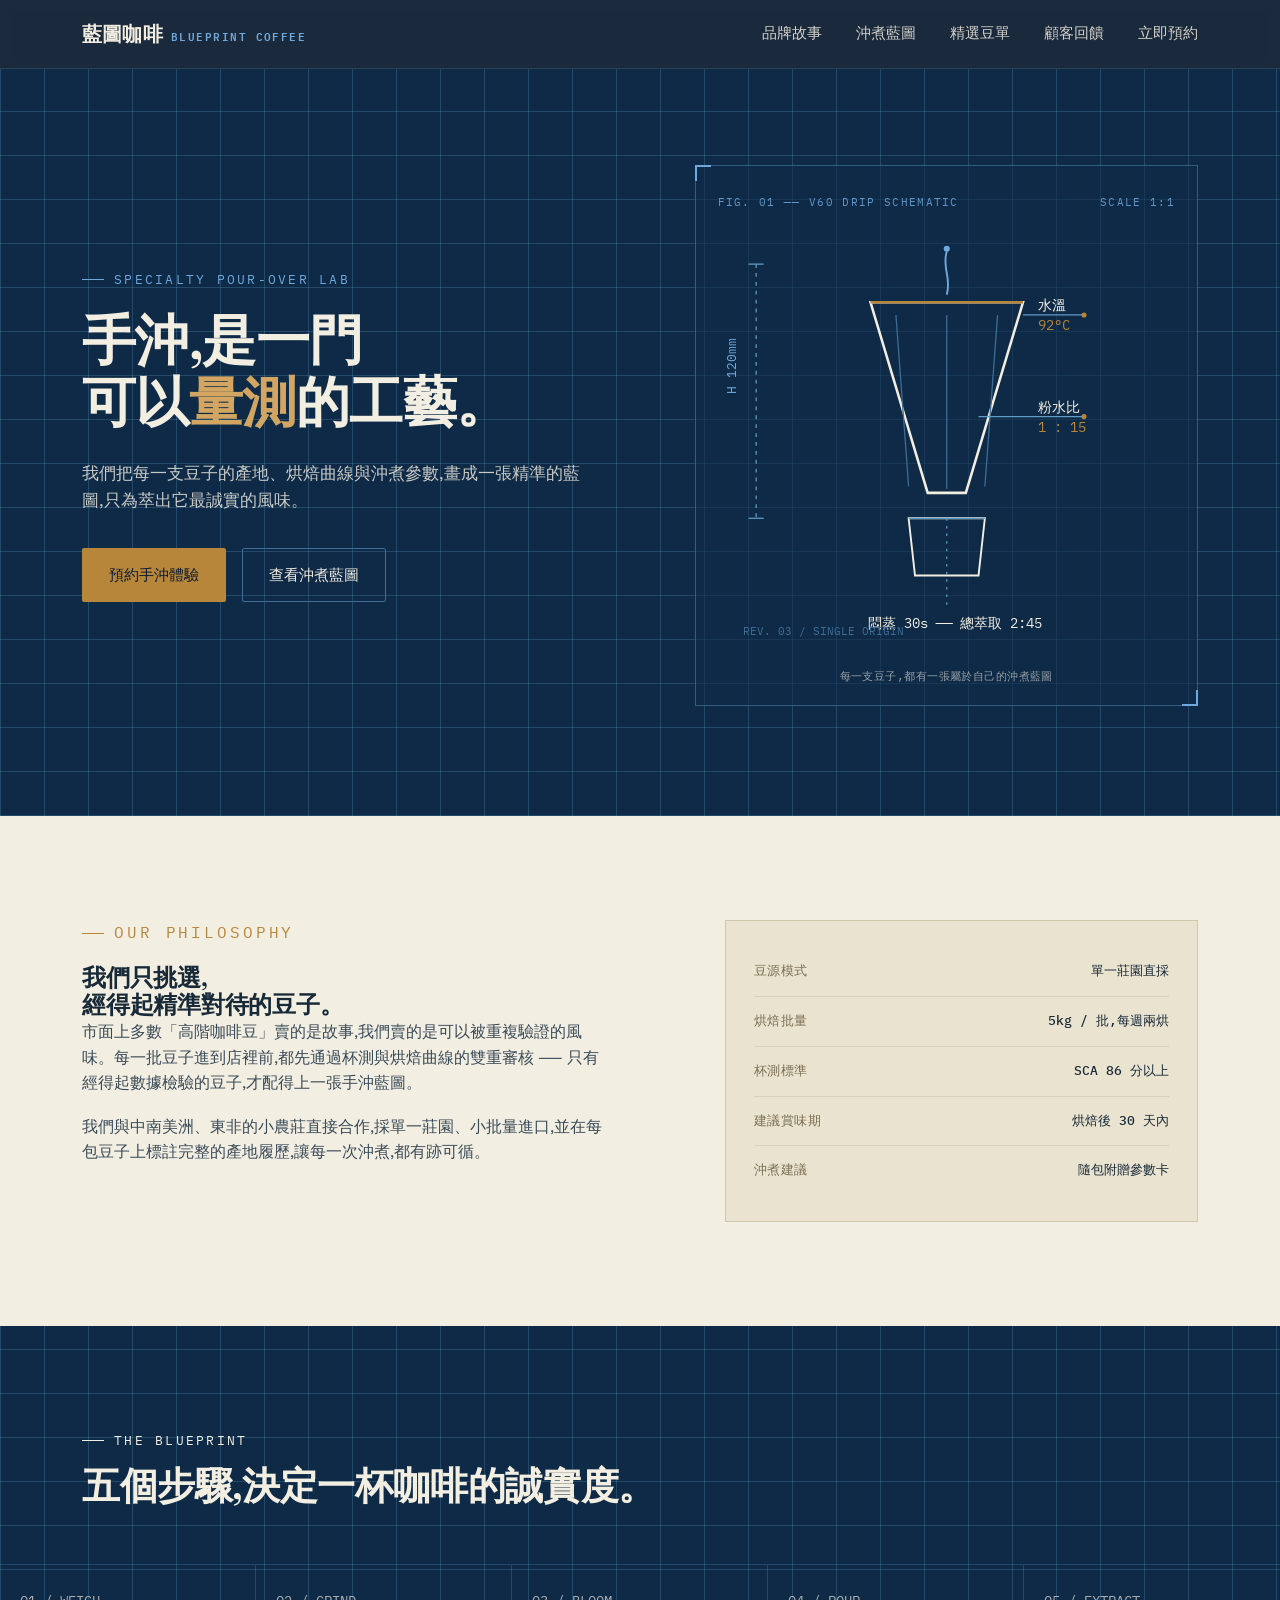
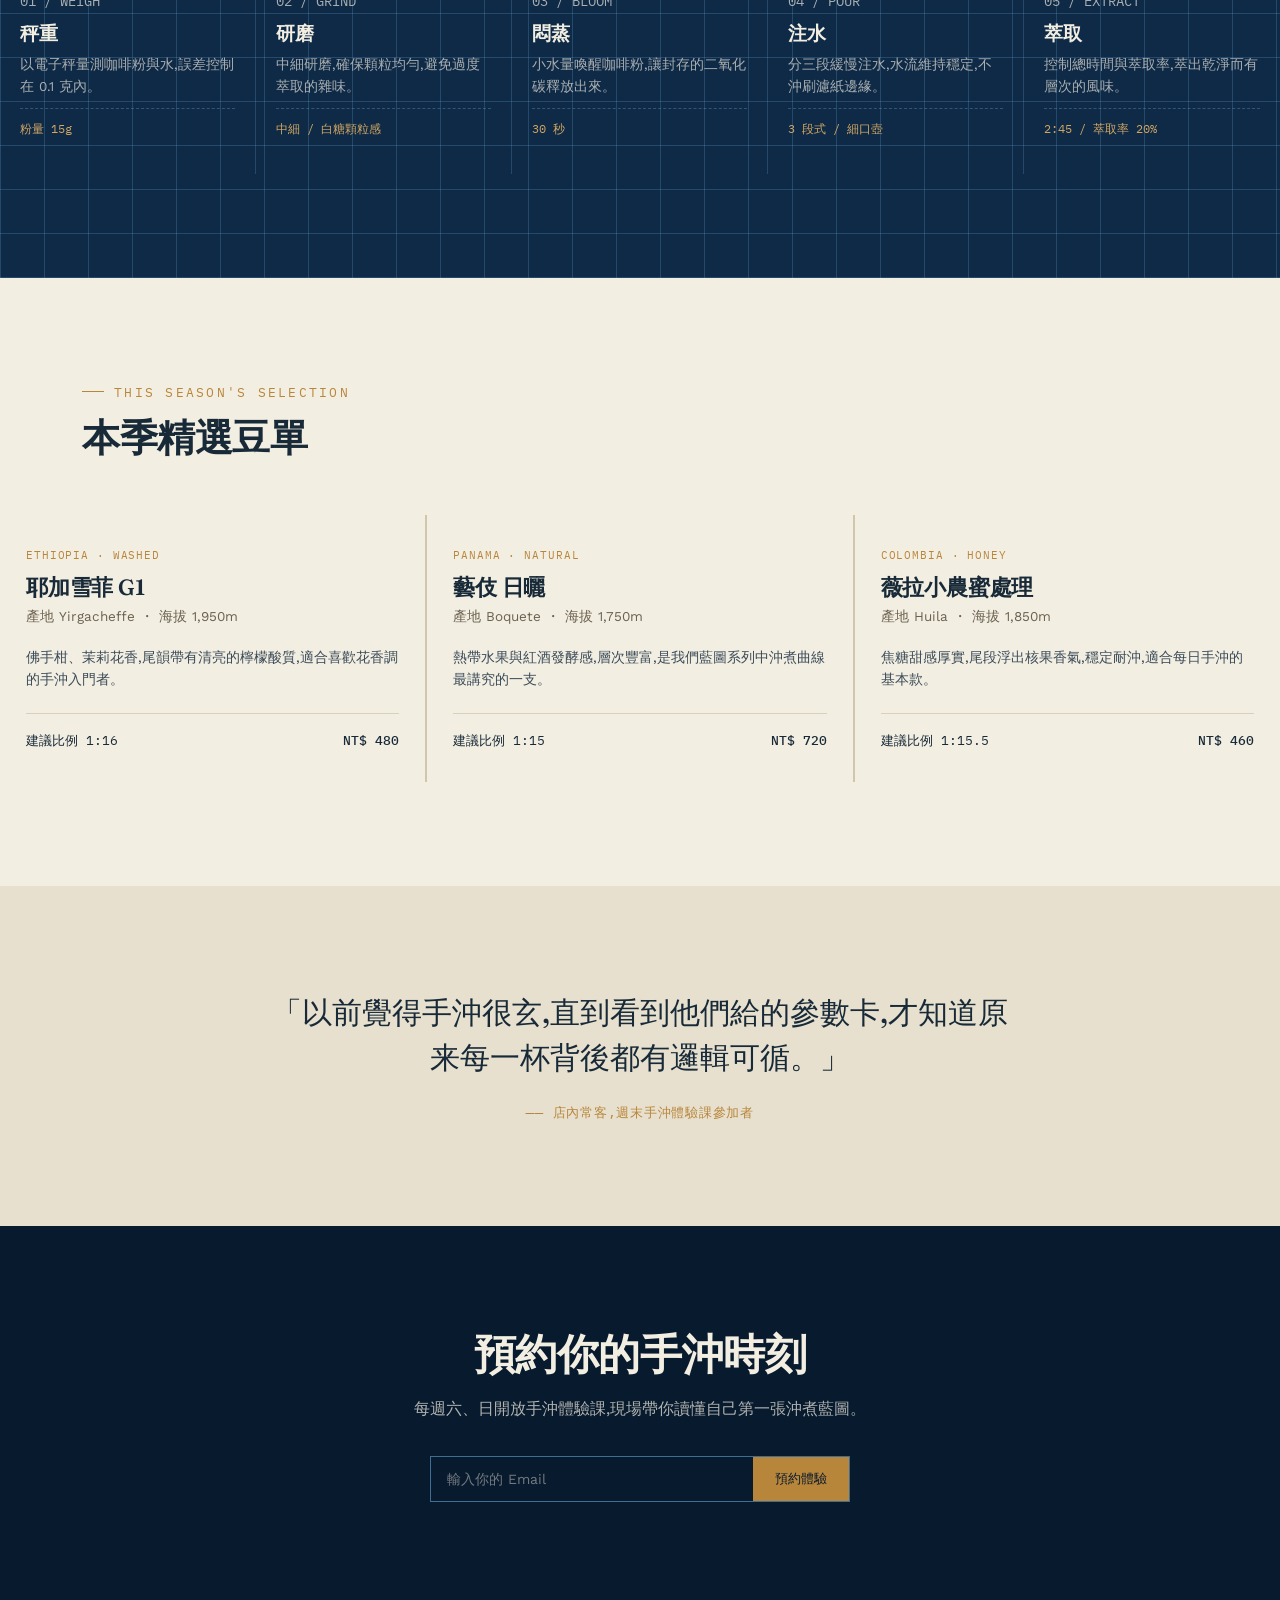
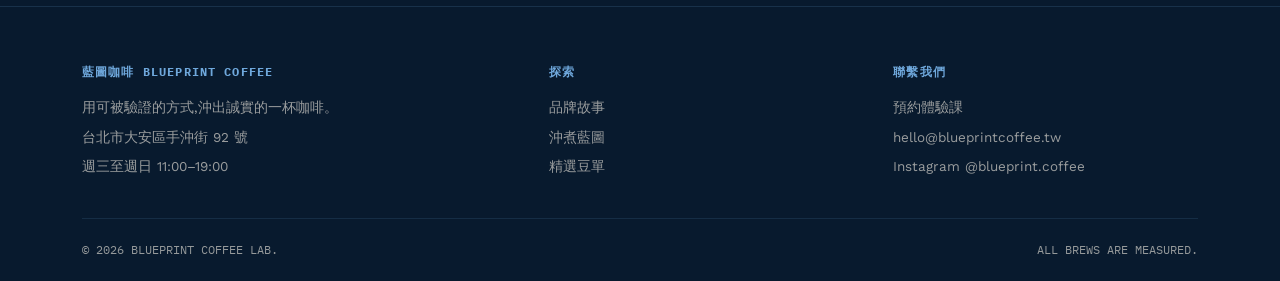
<file: docs/index.html>
<!DOCTYPE html>
<html lang="zh-Hant">
<head>
<meta charset="UTF-8">
<meta name="viewport" content="width=device-width, initial-scale=1.0">
<title>藍圖咖啡 Blueprint Coffee ── 精準手沖,誠實風味</title>
<link rel="preconnect" href="https://fonts.googleapis.com">
<link rel="preconnect" href="https://fonts.gstatic.com" crossorigin>
<link href="https://fonts.googleapis.com/css2?family=Fraunces:opsz,wght@9..144,400;9..144,500;9..144,600;9..144,700&family=Work+Sans:wght@300;400;500;600&family=IBM+Plex+Mono:wght@400;500&display=swap" rel="stylesheet">
<style>
  :root{
    --ink-black:#081A2E;
    --blueprint:#0E2A47;
    --blueprint-line:#3E6E96;
    --blueprint-line-soft:rgba(94,155,197,0.28);
    --paper:#F3EEE2;
    --paper-dim:#E7E0CE;
    --brass:#B8863B;
    --brass-light:#D2A662;
    --sky:#6FA8DC;
    --ink-on-paper:#182A38;
    --max-w:1180px;
  }

  *{margin:0;padding:0;box-sizing:border-box;}
  html{scroll-behavior:smooth;}
  body{
    font-family:'Work Sans', sans-serif;
    background:var(--paper);
    color:var(--ink-on-paper);
    line-height:1.6;
    -webkit-font-smoothing:antialiased;
  }
  a{color:inherit;text-decoration:none;}
  img,svg{display:block;max-width:100%;}
  .container{max-width:var(--max-w);margin:0 auto;padding:0 32px;}
  .eyebrow{
    font-family:'IBM Plex Mono', monospace;
    font-size:12.5px;
    letter-spacing:0.18em;
    text-transform:uppercase;
    display:flex;
    align-items:center;
    gap:10px;
  }
  .eyebrow::before{
    content:"";
    width:22px;height:1px;
    background:currentColor;
    display:inline-block;
  }
  h1,h2,h3{
    font-family:'Fraunces', serif;
    font-weight:600;
    line-height:1.15;
    letter-spacing:-0.01em;
  }
  .btn{
    display:inline-flex;
    align-items:center;
    gap:10px;
    padding:14px 26px;
    border-radius:2px;
    font-family:'Work Sans', sans-serif;
    font-size:15px;
    font-weight:500;
    border:1px solid transparent;
    cursor:pointer;
    transition:transform .25s ease, background .25s ease, border-color .25s ease, color .25s ease;
  }
  .btn:focus-visible{outline:2px solid var(--sky);outline-offset:3px;}
  .btn-primary{background:var(--brass);color:var(--ink-black);}
  .btn-primary:hover{background:var(--brass-light);transform:translateY(-1px);}
  .btn-ghost{border-color:var(--blueprint-line);color:var(--paper);}
  .btn-ghost:hover{border-color:var(--sky);color:var(--sky);}
  .btn-ghost.on-paper{border-color:var(--ink-on-paper);color:var(--ink-on-paper);}
  .btn-ghost.on-paper:hover{border-color:var(--brass);color:var(--brass);}

  /* ---------- NAV ---------- */
  header{
    position:sticky;top:0;z-index:50;
    background:rgba(8,26,46,0.92);
    backdrop-filter:blur(6px);
    border-bottom:1px solid rgba(94,155,197,0.2);
  }
  nav{
    max-width:var(--max-w);margin:0 auto;padding:18px 32px;
    display:flex;align-items:center;justify-content:space-between;
    color:var(--paper);
  }
  .logo{
    font-family:'Fraunces', serif;
    font-size:20px;font-weight:600;letter-spacing:0.01em;
    color:var(--paper);display:flex;align-items:baseline;gap:8px;
  }
  .logo span{
    font-family:'IBM Plex Mono', monospace;
    font-size:10.5px;letter-spacing:0.14em;color:var(--sky);
  }
  .nav-links{display:flex;gap:34px;font-size:14.5px;}
  .nav-links a{opacity:0.85;transition:opacity .2s;}
  .nav-links a:hover{opacity:1;color:var(--sky);}
  .nav-toggle{display:none;background:none;border:none;color:var(--paper);font-size:24px;cursor:pointer;}

  @media (max-width:860px){
    .nav-links{
      position:absolute;top:100%;left:0;right:0;
      background:var(--ink-black);
      flex-direction:column;gap:0;
      max-height:0;overflow:hidden;
      transition:max-height .3s ease;
    }
    .nav-links.open{max-height:320px;}
    .nav-links a{padding:16px 32px;border-top:1px solid rgba(94,155,197,0.15);}
    .nav-toggle{display:block;}
  }

  /* ---------- HERO ---------- */
  .hero{
    background:
      repeating-linear-gradient(0deg, var(--blueprint-line-soft) 0, var(--blueprint-line-soft) 1px, transparent 1px, transparent 44px),
      repeating-linear-gradient(90deg, var(--blueprint-line-soft) 0, var(--blueprint-line-soft) 1px, transparent 1px, transparent 44px),
      var(--blueprint);
    color:var(--paper);
    padding:96px 0 110px;
    position:relative;
    overflow:hidden;
  }
  .hero-grid{
    max-width:var(--max-w);margin:0 auto;padding:0 32px;
    display:grid;grid-template-columns:1.05fr 0.95fr;gap:56px;align-items:center;
  }
  .hero h1{font-size:clamp(34px,4.6vw,54px);margin:20px 0 26px;color:var(--paper);}
  .hero h1 em{font-style:normal;color:var(--brass-light);}
  .hero p.lede{font-size:17px;max-width:46ch;color:rgba(243,238,226,0.82);margin-bottom:34px;}
  .hero-cta{display:flex;gap:16px;flex-wrap:wrap;}
  .hero-eyebrow{color:var(--sky);margin-bottom:6px;}

  .blueprint-plate{
    position:relative;
    border:1px solid rgba(94,155,197,0.45);
    background:rgba(15,42,71,0.55);
    padding:28px 22px 20px;
  }
  .blueprint-plate::before,.blueprint-plate::after,
  .plate-corner-tl,.plate-corner-br{
    content:"";position:absolute;width:14px;height:14px;
    border-color:var(--sky);
  }
  .blueprint-plate::before{top:-1px;left:-1px;border-top:2px solid var(--sky);border-left:2px solid var(--sky);}
  .blueprint-plate::after{bottom:-1px;right:-1px;border-bottom:2px solid var(--sky);border-right:2px solid var(--sky);}
  .plate-label{
    font-family:'IBM Plex Mono', monospace;font-size:11px;letter-spacing:0.12em;
    color:var(--sky);display:flex;justify-content:space-between;margin-bottom:14px;opacity:0.85;
  }
  .plate-caption{
    font-family:'IBM Plex Mono', monospace;font-size:11px;color:rgba(243,238,226,0.6);
    text-align:center;margin-top:10px;letter-spacing:0.04em;
  }

  @media (max-width:900px){
    .hero-grid{grid-template-columns:1fr;}
    .hero{padding:64px 0 76px;}
  }

  /* ---------- SECTION SHARED ---------- */
  section{padding:104px 0;}
  .section-head{max-width:640px;margin-bottom:56px;}
  .section-head h2{font-size:clamp(26px,3.2vw,38px);margin-top:14px;}
  .on-dark{background:var(--ink-black);color:var(--paper);}
  .on-dark .eyebrow{color:var(--sky);}
  .on-paper .eyebrow{color:var(--brass);}

  /* ---------- ABOUT / SPEC SHEET ---------- */
  .about-grid{display:grid;grid-template-columns:1.1fr 0.9fr;gap:64px;align-items:start;}
  .about-grid p{font-size:16px;color:#3a4b58;max-width:52ch;margin-bottom:18px;}
  .spec-sheet{border:1px solid #cfc6ac;background:#EAE3D0;padding:26px 28px;}
  .spec-row{
    display:flex;justify-content:space-between;gap:20px;
    padding:14px 0;border-bottom:1px solid #d8d0b8;
    font-family:'IBM Plex Mono', monospace;font-size:13px;
  }
  .spec-row:last-child{border-bottom:none;}
  .spec-row dt{color:#7a6f52;letter-spacing:0.04em;}
  .spec-row dd{font-weight:500;color:var(--ink-on-paper);text-align:right;}

  @media (max-width:860px){ .about-grid{grid-template-columns:1fr;} }

  /* ---------- PROCESS BLUEPRINT ---------- */
  .process{
    background:
      repeating-linear-gradient(0deg, var(--blueprint-line-soft) 0, var(--blueprint-line-soft) 1px, transparent 1px, transparent 44px),
      repeating-linear-gradient(90deg, var(--blueprint-line-soft) 0, var(--blueprint-line-soft) 1px, transparent 1px, transparent 44px),
      var(--blueprint);
    color:var(--paper);
  }
  .steps{
    display:grid;grid-template-columns:repeat(5,1fr);gap:0;
    border-top:1px solid var(--blueprint-line-soft);
  }
  .step{
    padding:26px 20px;border-right:1px solid var(--blueprint-line-soft);position:relative;
  }
  .step:last-child{border-right:none;}
  .step-index{font-family:'IBM Plex Mono', monospace;font-size:12px;color:var(--sky);margin-bottom:14px;}
  .step h3{font-size:19px;color:var(--paper);margin-bottom:10px;font-weight:600;}
  .step p{font-size:13.5px;color:rgba(243,238,226,0.68);margin-bottom:10px;}
  .step .metric{
    font-family:'IBM Plex Mono', monospace;font-size:12px;color:var(--brass-light);
    border-top:1px dashed rgba(94,155,197,0.4);padding-top:10px;
  }
  @media (max-width:960px){
    .steps{grid-template-columns:1fr 1fr;}
    .step{border-right:1px solid var(--blueprint-line-soft);border-bottom:1px solid var(--blueprint-line-soft);}
    .step:nth-child(2n){border-right:none;}
  }
  @media (max-width:560px){
    .steps{grid-template-columns:1fr;}
    .step{border-right:none;}
  }

  /* ---------- BEANS ---------- */
  .bean-grid{display:grid;grid-template-columns:repeat(3,1fr);gap:2px;background:#cfc6ac;}
  .bean-card{
    background:var(--paper);padding:32px 26px;position:relative;
    display:flex;flex-direction:column;height:100%;
  }
  .bean-tag{
    font-family:'IBM Plex Mono', monospace;font-size:11px;color:var(--brass);
    letter-spacing:0.08em;margin-bottom:10px;
  }
  .bean-card h3{font-size:22px;margin-bottom:6px;}
  .bean-origin{font-size:13.5px;color:#6b6250;margin-bottom:18px;}
  .bean-notes{font-size:14px;color:#3a4b58;margin-bottom:22px;flex-grow:1;}
  .bean-meta{
    display:flex;justify-content:space-between;align-items:center;
    border-top:1px solid #d8d0b8;padding-top:16px;
    font-family:'IBM Plex Mono', monospace;font-size:12.5px;
  }
  .bean-price{color:var(--ink-on-paper);font-weight:500;}
  @media (max-width:900px){ .bean-grid{grid-template-columns:1fr 1fr;} }
  @media (max-width:600px){ .bean-grid{grid-template-columns:1fr;} }

  /* ---------- QUOTE ---------- */
  .quote-section{background:var(--paper-dim);}
  .quote-wrap{max-width:760px;margin:0 auto;text-align:center;}
  blockquote{
    font-family:'Fraunces', serif;font-size:clamp(22px,2.6vw,30px);
    font-weight:500;line-height:1.5;color:var(--ink-on-paper);margin-bottom:22px;
  }
  .quote-attr{font-family:'IBM Plex Mono', monospace;font-size:12.5px;color:var(--brass);letter-spacing:0.06em;}

  /* ---------- CTA / FOOTER ---------- */
  .cta-section{background:var(--ink-black);color:var(--paper);text-align:center;}
  .cta-section h2{font-size:clamp(28px,3.6vw,42px);margin-bottom:18px;}
  .cta-section p{color:rgba(243,238,226,0.72);max-width:48ch;margin:0 auto 34px;}
  .cta-form{
    display:flex;max-width:420px;margin:0 auto;gap:0;border:1px solid var(--blueprint-line);
  }
  .cta-form input{
    flex:1;background:transparent;border:none;padding:14px 16px;
    color:var(--paper);font-family:'Work Sans', sans-serif;font-size:14px;
  }
  .cta-form input::placeholder{color:rgba(243,238,226,0.45);}
  .cta-form input:focus{outline:none;}
  .cta-form button{
    background:var(--brass);color:var(--ink-black);border:none;
    padding:0 22px;font-weight:500;cursor:pointer;font-family:'Work Sans', sans-serif;
    transition:background .2s;
  }
  .cta-form button:hover{background:var(--brass-light);}

  footer{background:var(--ink-black);border-top:1px solid rgba(94,155,197,0.18);color:rgba(243,238,226,0.6);}
  .footer-grid{
    display:grid;grid-template-columns:1.4fr 1fr 1fr;gap:40px;padding:56px 0 32px;
    font-size:13.5px;
  }
  .footer-grid h4{
    font-family:'IBM Plex Mono', monospace;font-size:11.5px;letter-spacing:0.1em;
    color:var(--sky);margin-bottom:16px;text-transform:uppercase;
  }
  .footer-grid p, .footer-grid a{display:block;margin-bottom:8px;color:rgba(243,238,226,0.62);}
  .footer-grid a:hover{color:var(--paper);}
  .footer-bottom{
    border-top:1px solid rgba(94,155,197,0.15);padding:22px 0;
    font-family:'IBM Plex Mono', monospace;font-size:11.5px;
    display:flex;justify-content:space-between;flex-wrap:wrap;gap:10px;
  }
  @media (max-width:700px){ .footer-grid{grid-template-columns:1fr;} }

  /* ---------- REVEAL ---------- */
  .reveal{opacity:0;transform:translateY(18px);transition:opacity .7s ease, transform .7s ease;}
  .reveal.in{opacity:1;transform:translateY(0);}
  @media (prefers-reduced-motion: reduce){
    .reveal{opacity:1;transform:none;transition:none;}
    html{scroll-behavior:auto;}
  }
</style>
</head>
<body>

<header>
  <nav>
    <a href="#top" class="logo">藍圖咖啡<span>BLUEPRINT COFFEE</span></a>
    <button class="nav-toggle" id="navToggle" aria-label="開啟選單" aria-expanded="false">☰</button>
    <div class="nav-links" id="navLinks">
      <a href="#about">品牌故事</a>
      <a href="#process">沖煮藍圖</a>
      <a href="#beans">精選豆單</a>
      <a href="#quote">顧客回饋</a>
      <a href="#cta">立即預約</a>
    </div>
  </nav>
</header>

<section class="hero" id="top">
  <div class="hero-grid">
    <div>
      <p class="eyebrow hero-eyebrow">SPECIALTY POUR-OVER LAB</p>
      <h1>手沖,是一門<br>可以<em>量測</em>的工藝。</h1>
      <p class="lede">我們把每一支豆子的產地、烘焙曲線與沖煮參數,畫成一張精準的藍圖,只為萃出它最誠實的風味。</p>
      <div class="hero-cta">
        <a href="#cta" class="btn btn-primary">預約手沖體驗</a>
        <a href="#process" class="btn btn-ghost">查看沖煮藍圖</a>
      </div>
    </div>

    <div class="blueprint-plate reveal">
      <div class="plate-label"><span>FIG. 01 ── V60 DRIP SCHEMATIC</span><span>SCALE 1:1</span></div>
      <svg viewBox="0 0 360 340" xmlns="http://www.w3.org/2000/svg" role="img" aria-label="V60 手沖濾杯示意圖,標註水溫、粉水比、悶蒸與總萃取時間">
        <!-- dimension lines -->
        <line x1="30" y1="30" x2="30" y2="230" stroke="#5E9BC5" stroke-width="1" stroke-dasharray="3 4"/>
        <line x1="24" y1="30" x2="36" y2="30" stroke="#5E9BC5" stroke-width="1"/>
        <line x1="24" y1="230" x2="36" y2="230" stroke="#5E9BC5" stroke-width="1"/>
        <text x="14" y="132" fill="#6FA8DC" font-size="10" font-family="IBM Plex Mono, monospace" transform="rotate(-90 14 132)">H 120mm</text>

        <!-- dripper cone -->
        <path d="M120 60 L240 60 L195 210 L165 210 Z" fill="none" stroke="#F3EEE2" stroke-width="2"/>
        <path d="M120 60 L240 60" stroke="#B8863B" stroke-width="2"/>
        <!-- ribs -->
        <line x1="140" y1="70" x2="150" y2="205" stroke="#3E6E96" stroke-width="1"/>
        <line x1="180" y1="70" x2="180" y2="207" stroke="#3E6E96" stroke-width="1"/>
        <line x1="220" y1="70" x2="210" y2="205" stroke="#3E6E96" stroke-width="1"/>

        <!-- server -->
        <path d="M150 230 L210 230 L205 275 L155 275 Z" fill="none" stroke="#F3EEE2" stroke-width="1.5"/>
        <line x1="150" y1="230" x2="210" y2="230" stroke="#5E9BC5" stroke-width="1"/>

        <!-- pour line + droplets -->
        <path d="M180 20 C176 34, 184 40, 180 54" stroke="#6FA8DC" stroke-width="1.5" fill="none"/>
        <circle cx="180" cy="18" r="2.4" fill="#6FA8DC"/>

        <!-- annotation callouts -->
        <line x1="240" y1="70" x2="288" y2="70" stroke="#5E9BC5" stroke-width="1"/>
        <circle cx="288" cy="70" r="2" fill="#B8863B"/>
        <text x="252" y="66" fill="#F3EEE2" font-size="11" font-family="IBM Plex Mono, monospace">水溫</text>
        <text x="252" y="82" fill="#B8863B" font-size="11" font-family="IBM Plex Mono, monospace">92°C</text>

        <line x1="205" y1="150" x2="288" y2="150" stroke="#5E9BC5" stroke-width="1"/>
        <circle cx="288" cy="150" r="2" fill="#B8863B"/>
        <text x="252" y="146" fill="#F3EEE2" font-size="11" font-family="IBM Plex Mono, monospace">粉水比</text>
        <text x="252" y="162" fill="#B8863B" font-size="11" font-family="IBM Plex Mono, monospace">1 : 15</text>

        <line x1="180" y1="230" x2="180" y2="300" stroke="#5E9BC5" stroke-width="1" stroke-dasharray="2 4"/>
        <text x="118" y="316" fill="#F3EEE2" font-size="11" font-family="IBM Plex Mono, monospace">悶蒸 30s ── 總萃取 2:45</text>

        <!-- corner tick -->
        <text x="20" y="322" fill="#3E6E96" font-size="9" font-family="IBM Plex Mono, monospace">REV. 03 / SINGLE ORIGIN</text>
      </svg>
      <p class="plate-caption">每一支豆子,都有一張屬於自己的沖煮藍圖</p>
    </div>
  </div>
</section>

<section class="on-paper" id="about">
  <div class="container">
    <div class="about-grid">
      <div class="reveal">
        <p class="eyebrow">OUR PHILOSOPHY</p>
        <h2>我們只挑選,<br>經得起精準對待的豆子。</h2>
        <p>市面上多數「高階咖啡豆」賣的是故事,我們賣的是可以被重複驗證的風味。每一批豆子進到店裡前,都先通過杯測與烘焙曲線的雙重審核 ── 只有經得起數據檢驗的豆子,才配得上一張手沖藍圖。</p>
        <p>我們與中南美洲、東非的小農莊直接合作,採單一莊園、小批量進口,並在每包豆子上標註完整的產地履歷,讓每一次沖煮,都有跡可循。</p>
      </div>
      <dl class="spec-sheet reveal">
        <div class="spec-row"><dt>豆源模式</dt><dd>單一莊園直採</dd></div>
        <div class="spec-row"><dt>烘焙批量</dt><dd>5kg / 批,每週兩烘</dd></div>
        <div class="spec-row"><dt>杯測標準</dt><dd>SCA 86 分以上</dd></div>
        <div class="spec-row"><dt>建議賞味期</dt><dd>烘焙後 30 天內</dd></div>
        <div class="spec-row"><dt>沖煮建議</dt><dd>隨包附贈參數卡</dd></div>
      </dl>
    </div>
  </div>
</section>

<section class="process" id="process">
  <div class="container">
    <div class="section-head reveal">
      <p class="eyebrow">THE BLUEPRINT</p>
      <h2>五個步驟,決定一杯咖啡的誠實度。</h2>
    </div>
  </div>
  <div class="steps reveal">
    <div class="step">
      <p class="step-index">01 / WEIGH</p>
      <h3>秤重</h3>
      <p>以電子秤量測咖啡粉與水,誤差控制在 0.1 克內。</p>
      <p class="metric">粉量 15g</p>
    </div>
    <div class="step">
      <p class="step-index">02 / GRIND</p>
      <h3>研磨</h3>
      <p>中細研磨,確保顆粒均勻,避免過度萃取的雜味。</p>
      <p class="metric">中細 / 白糖顆粒感</p>
    </div>
    <div class="step">
      <p class="step-index">03 / BLOOM</p>
      <h3>悶蒸</h3>
      <p>小水量喚醒咖啡粉,讓封存的二氧化碳釋放出來。</p>
      <p class="metric">30 秒</p>
    </div>
    <div class="step">
      <p class="step-index">04 / POUR</p>
      <h3>注水</h3>
      <p>分三段緩慢注水,水流維持穩定,不沖刷濾紙邊緣。</p>
      <p class="metric">3 段式 / 細口壺</p>
    </div>
    <div class="step">
      <p class="step-index">05 / EXTRACT</p>
      <h3>萃取</h3>
      <p>控制總時間與萃取率,萃出乾淨而有層次的風味。</p>
      <p class="metric">2:45 / 萃取率 20%</p>
    </div>
  </div>
</section>

<section class="on-paper" id="beans">
  <div class="container">
    <div class="section-head reveal">
      <p class="eyebrow">THIS SEASON'S SELECTION</p>
      <h2>本季精選豆單</h2>
    </div>
  </div>
  <div class="bean-grid reveal">
    <div class="bean-card">
      <p class="bean-tag">ETHIOPIA · WASHED</p>
      <h3>耶加雪菲 G1</h3>
      <p class="bean-origin">產地 Yirgacheffe ・ 海拔 1,950m</p>
      <p class="bean-notes">佛手柑、茉莉花香,尾韻帶有清亮的檸檬酸質,適合喜歡花香調的手沖入門者。</p>
      <div class="bean-meta"><span>建議比例 1:16</span><span class="bean-price">NT$ 480</span></div>
    </div>
    <div class="bean-card">
      <p class="bean-tag">PANAMA · NATURAL</p>
      <h3>藝伎 日曬</h3>
      <p class="bean-origin">產地 Boquete ・ 海拔 1,750m</p>
      <p class="bean-notes">熱帶水果與紅酒發酵感,層次豐富,是我們藍圖系列中沖煮曲線最講究的一支。</p>
      <div class="bean-meta"><span>建議比例 1:15</span><span class="bean-price">NT$ 720</span></div>
    </div>
    <div class="bean-card">
      <p class="bean-tag">COLOMBIA · HONEY</p>
      <h3>薇拉小農蜜處理</h3>
      <p class="bean-origin">產地 Huila ・ 海拔 1,850m</p>
      <p class="bean-notes">焦糖甜感厚實,尾段浮出核果香氣,穩定耐沖,適合每日手沖的基本款。</p>
      <div class="bean-meta"><span>建議比例 1:15.5</span><span class="bean-price">NT$ 460</span></div>
    </div>
  </div>
</section>

<section class="quote-section" id="quote">
  <div class="container">
    <div class="quote-wrap reveal">
      <blockquote>「以前覺得手沖很玄,直到看到他們給的參數卡,才知道原来每一杯背後都有邏輯可循。」</blockquote>
      <p class="quote-attr">── 店內常客,週末手沖體驗課參加者</p>
    </div>
  </div>
</section>

<section class="cta-section" id="cta">
  <div class="container">
    <h2 class="reveal">預約你的手沖時刻</h2>
    <p class="reveal">每週六、日開放手沖體驗課,現場帶你讀懂自己第一張沖煮藍圖。</p>
    <form class="cta-form reveal" onsubmit="event.preventDefault(); this.querySelector('button').textContent='已收到,我們會盡快聯繫';">
      <input type="email" placeholder="輸入你的 Email" required aria-label="Email">
      <button type="submit">預約體驗</button>
    </form>
  </div>
</section>

<footer>
  <div class="container">
    <div class="footer-grid">
      <div>
        <h4>藍圖咖啡 BLUEPRINT COFFEE</h4>
        <p>用可被驗證的方式,沖出誠實的一杯咖啡。</p>
        <p>台北市大安區手沖街 92 號</p>
        <p>週三至週日 11:00–19:00</p>
      </div>
      <div>
        <h4>探索</h4>
        <a href="#about">品牌故事</a>
        <a href="#process">沖煮藍圖</a>
        <a href="#beans">精選豆單</a>
      </div>
      <div>
        <h4>聯繫我們</h4>
        <a href="#cta">預約體驗課</a>
        <a href="mailto:hello@blueprintcoffee.tw">hello@blueprintcoffee.tw</a>
        <a href="#top">Instagram @blueprint.coffee</a>
      </div>
    </div>
    <div class="footer-bottom">
      <span>© 2026 BLUEPRINT COFFEE LAB.</span>
      <span>ALL BREWS ARE MEASURED.</span>
    </div>
  </div>
</footer>

<script>
  // mobile nav toggle
  const navToggle = document.getElementById('navToggle');
  const navLinks = document.getElementById('navLinks');
  navToggle.addEventListener('click', () => {
    const isOpen = navLinks.classList.toggle('open');
    navToggle.setAttribute('aria-expanded', isOpen);
  });
  navLinks.querySelectorAll('a').forEach(a => a.addEventListener('click', () => {
    navLinks.classList.remove('open');
    navToggle.setAttribute('aria-expanded', 'false');
  }));

  // scroll reveal
  const prefersReduced = window.matchMedia('(prefers-reduced-motion: reduce)').matches;
  if (!prefersReduced && 'IntersectionObserver' in window) {
    const io = new IntersectionObserver((entries) => {
      entries.forEach(entry => {
        if (entry.isIntersecting) {
          entry.target.classList.add('in');
          io.unobserve(entry.target);
        }
      });
    }, { threshold: 0.15 });
    document.querySelectorAll('.reveal').forEach(el => io.observe(el));
  } else {
    document.querySelectorAll('.reveal').forEach(el => el.classList.add('in'));
  }
</script>

</body>
</html>
</file>
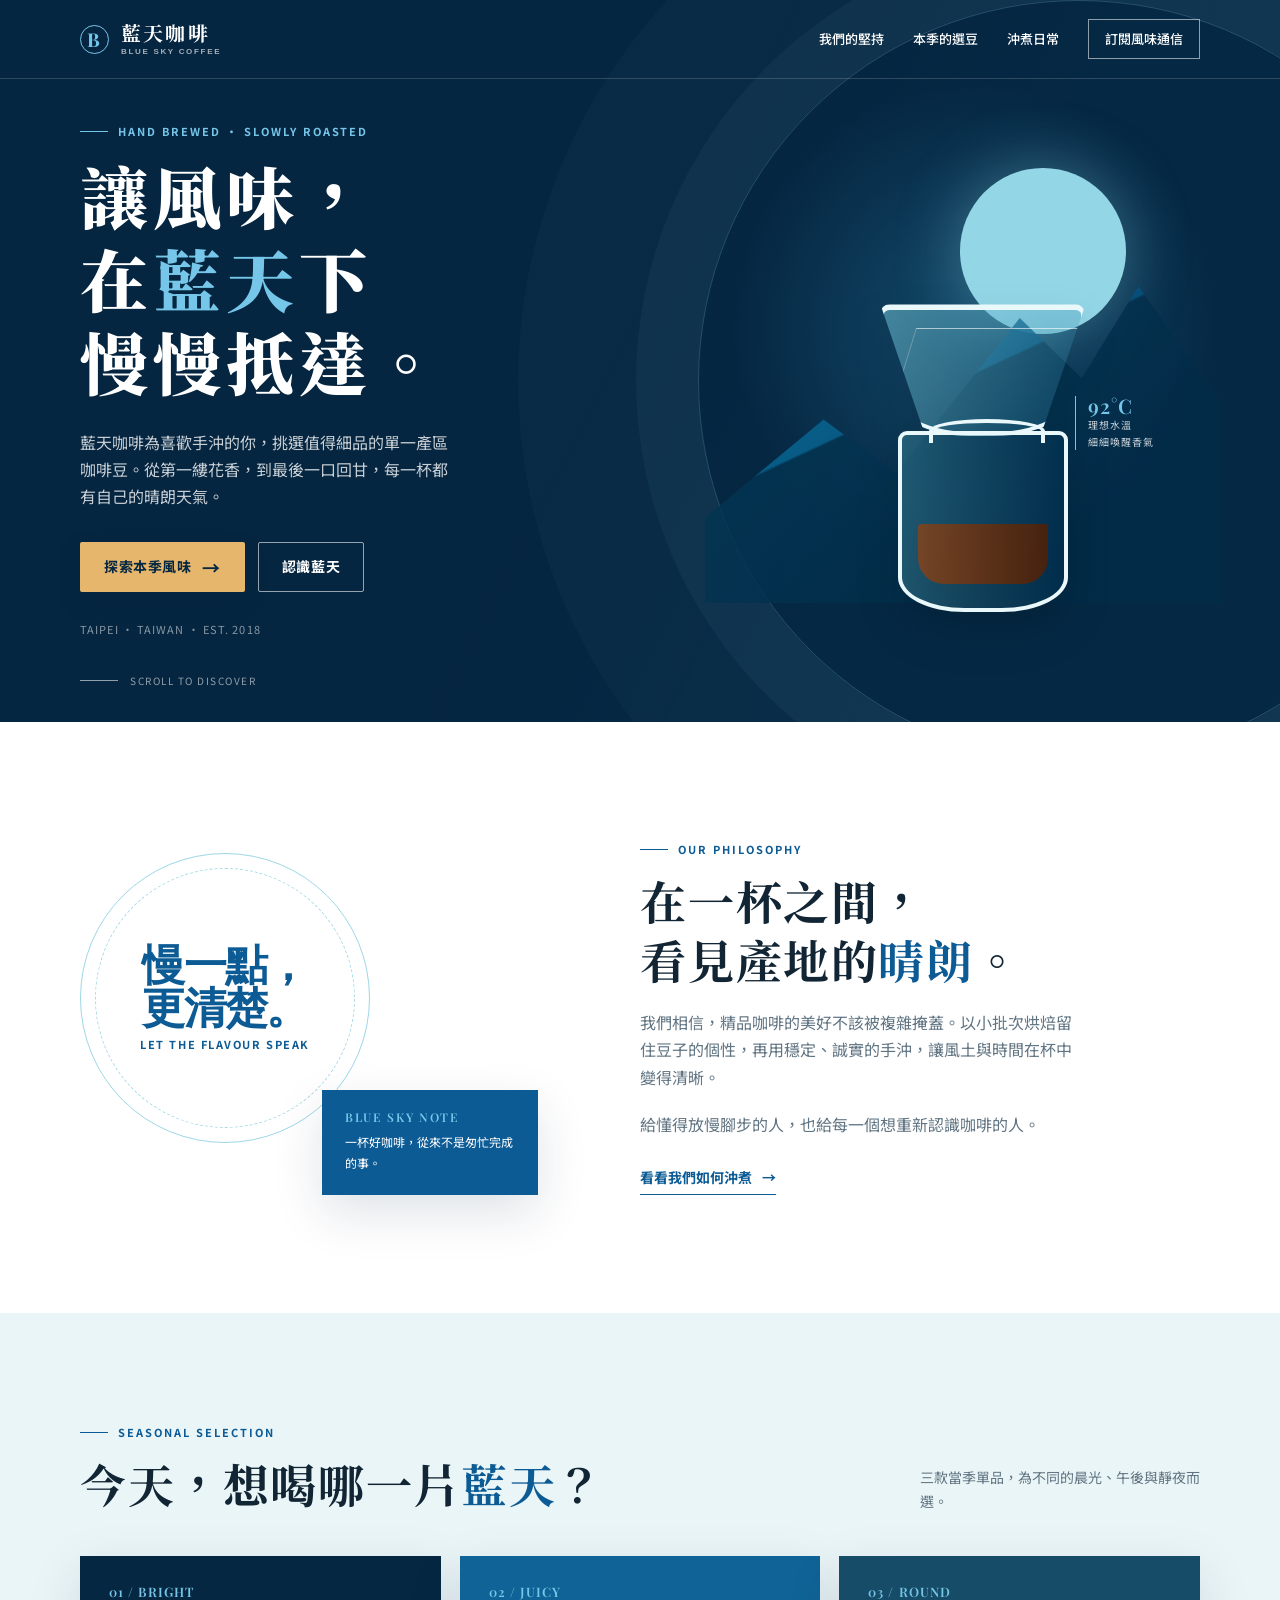
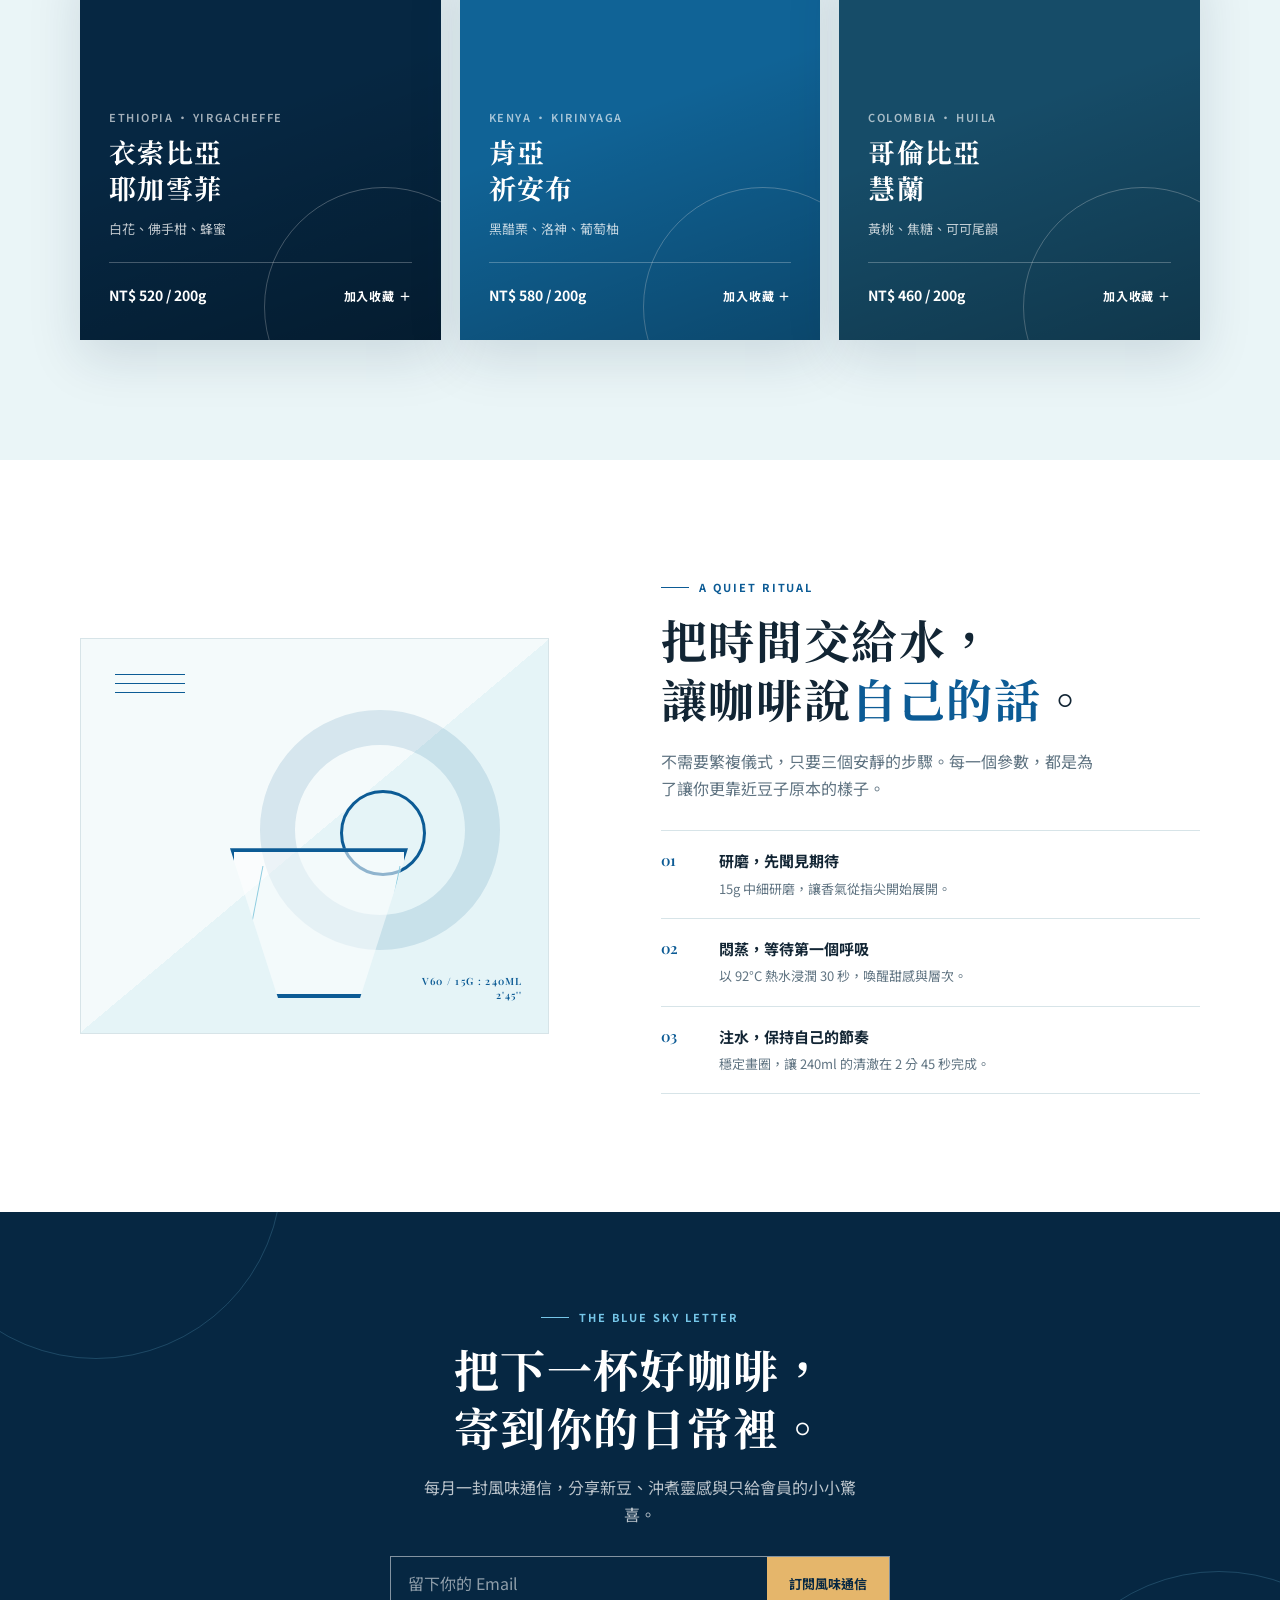
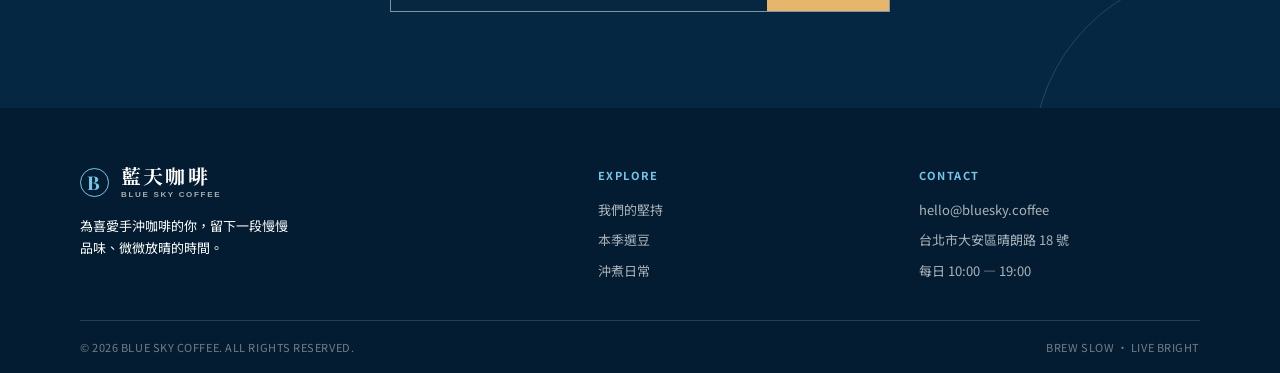
<file: onepage/index.html>
<!DOCTYPE html>
<html lang="zh-Hant">
<head>
  <meta charset="UTF-8">
  <meta name="viewport" content="width=device-width, initial-scale=1.0">
  <meta name="description" content="藍天咖啡，為手沖咖啡愛好者挑選當季精品咖啡豆，讓每一杯都清澈、明亮、值得細品。">
  <title>藍天咖啡｜讓風味，慢慢抵達</title>
  <link rel="preconnect" href="https://fonts.googleapis.com">
  <link rel="preconnect" href="https://fonts.gstatic.com" crossorigin>
  <link href="https://fonts.googleapis.com/css2?family=Noto+Sans+TC:wght@400;500;600;700&family=Noto+Serif+TC:wght@500;600;700;900&family=Playfair+Display:ital,wght@0,600;0,700;1,600&display=swap" rel="stylesheet">
  <style>
    :root {
      --navy: #062742;
      --blue: #0c5b95;
      --sky: #75c6e8;
      --mist: #eaf5f7;
      --cream: #fbfaf6;
      --ink: #122534;
      --muted: #607482;
      --line: #d7e4e8;
      --sand: #e5b66b;
      --shadow: 0 18px 50px rgba(6, 39, 66, .13);
    }

    * { box-sizing: border-box; }
    html { scroll-behavior: smooth; }
    body {
      margin: 0;
      color: var(--ink);
      background: var(--cream);
      font-family: "Noto Sans TC", sans-serif;
      font-size: 16px;
      line-height: 1.7;
      -webkit-font-smoothing: antialiased;
    }

    a { color: inherit; text-decoration: none; }
    button, input { font: inherit; }
    button { cursor: pointer; }
    .wrap { width: min(1120px, calc(100% - 48px)); margin: 0 auto; }
    .serif { font-family: "Noto Serif TC", serif; }
    .eyebrow {
      display: flex;
      align-items: center;
      gap: 10px;
      margin: 0 0 13px;
      color: var(--blue);
      font-size: 11px;
      font-weight: 700;
      letter-spacing: .18em;
    }
    .eyebrow::before { content: ""; width: 28px; height: 1px; background: currentColor; }
    .section-title {
      margin: 0;
      font: 700 clamp(30px, 4vw, 46px)/1.28 "Noto Serif TC", serif;
      letter-spacing: .035em;
    }
    .section-title em { color: var(--blue); font-style: normal; }
    .section-copy { max-width: 48ch; margin: 20px 0 0; color: var(--muted); }
    .button {
      display: inline-flex;
      align-items: center;
      justify-content: center;
      gap: 11px;
      min-height: 50px;
      padding: 12px 23px;
      border: 1px solid transparent;
      border-radius: 2px;
      font-size: 14px;
      font-weight: 700;
      letter-spacing: .04em;
      transition: transform .22s ease, box-shadow .22s ease, background .22s ease;
    }
    .button:hover { transform: translateY(-2px); }
    .button:focus-visible, a:focus-visible, button:focus-visible, input:focus-visible { outline: 3px solid var(--sky); outline-offset: 4px; }
    .button-primary { color: var(--navy); background: var(--sand); box-shadow: 0 9px 22px rgba(1, 35, 59, .2); }
    .button-primary:hover { background: #f0c77f; }
    .button-outline { color: #fff; border-color: rgba(255,255,255,.58); }
    .button-outline:hover { background: rgba(255,255,255,.1); }
    .arrow { font-size: 18px; line-height: 1; }

    /* Header */
    .site-header {
      position: absolute;
      z-index: 10;
      width: 100%;
      color: #fff;
      border-bottom: 1px solid rgba(255, 255, 255, .16);
    }
    .nav { display: flex; align-items: center; justify-content: space-between; min-height: 78px; }
    .brand { display: flex; align-items: center; gap: 12px; font: 700 20px/1 "Noto Serif TC", serif; letter-spacing: .11em; }
    .brand-mark {
      display: grid;
      width: 29px;
      height: 29px;
      place-items: center;
      border: 1px solid var(--sky);
      border-radius: 50%;
      color: var(--sky);
      font: 700 19px/1 "Playfair Display", serif;
    }
    .brand small { display: block; margin-top: 5px; color: rgba(255,255,255,.64); font: 600 8px/1 sans-serif; letter-spacing: .21em; }
    .nav-links { display: flex; align-items: center; gap: 29px; font-size: 13px; font-weight: 500; }
    .nav-links a { position: relative; padding: 6px 0; }
    .nav-links a:not(.nav-cta)::after { content: ""; position: absolute; right: 0; bottom: 0; left: 0; height: 1px; background: var(--sky); transform: scaleX(0); transform-origin: right; transition: transform .22s; }
    .nav-links a:not(.nav-cta):hover::after { transform: scaleX(1); transform-origin: left; }
    .nav-cta { padding: 8px 16px !important; border: 1px solid rgba(255,255,255,.55); }
    .nav-cta:hover { color: var(--navy); background: #fff; }
    .menu-toggle { display: none; border: 0; color: #fff; background: transparent; }

    /* Hero */
    .hero { position: relative; min-height: 704px; overflow: hidden; color: #fff; background: var(--navy); }
    .hero::before {
      content: "";
      position: absolute;
      inset: 0;
      opacity: .36;
      background: radial-gradient(circle at 76% 45%, rgba(55, 167, 212, .75), transparent 23%), linear-gradient(117deg, rgba(4,25,45,.22) 0 48%, rgba(5,47,78,.82) 78%);
    }
    .hero::after {
      content: "";
      position: absolute;
      top: 0;
      right: -180px;
      width: 760px;
      height: 760px;
      border: 1px solid rgba(153,220,240,.22);
      border-radius: 50%;
      box-shadow: 0 0 0 62px rgba(153,220,240,.045), 0 0 0 180px rgba(153,220,240,.025);
    }
    .hero-grid { position: relative; z-index: 1; display: grid; grid-template-columns: 1.02fr .98fr; gap: 45px; align-items: center; min-height: 704px; padding: 122px 0 72px; }
    .hero .eyebrow { color: var(--sky); }
    .hero-title { max-width: 13ch; margin: 0; font: 900 clamp(42px, 5.5vw, 68px)/1.22 "Noto Serif TC", serif; letter-spacing: .075em; }
    .hero-title .blue { color: var(--sky); }
    .hero-lede { max-width: 42ch; margin: 26px 0 32px; color: rgba(255,255,255,.78); font-size: 16px; }
    .hero-actions { display: flex; flex-wrap: wrap; gap: 13px; }
    .hero-note { margin-top: 28px; color: rgba(255,255,255,.52); font-size: 11px; letter-spacing: .1em; }
    .hero-art { position: relative; min-height: 453px; }
    .sun { position: absolute; top: 2%; right: 14%; width: 166px; height: 166px; border-radius: 50%; background: #93d6e6; box-shadow: 0 0 65px rgba(145,215,233,.36); }
    .mountain { position: absolute; right: -4%; bottom: 2%; width: 98%; height: 70%; clip-path: polygon(0 73%, 23% 42%, 37% 59%, 61% 10%, 73% 29%, 84% 0, 100% 37%, 100% 100%, 0 100%); background: linear-gradient(135deg, #0b7eac, #06446f 70%); opacity: .85; }
    .mountain::after { content: ""; position: absolute; inset: 0; background: linear-gradient(155deg, transparent 38%, rgba(2,35,58,.72) 38.5% 100%); }
    .coffee-vessel { position: absolute; z-index: 2; right: 17%; bottom: 0; width: 255px; filter: drop-shadow(0 22px 21px rgba(0,0,0,.23)); }
    .dripper { position: relative; width: 205px; height: 132px; margin: 0 auto -5px; border: 4px solid #e9f8fa; border-top-width: 6px; border-radius: 10px 10px 44% 44%; background: linear-gradient(115deg, rgba(123,206,225,.5), rgba(26,118,161,.23)); clip-path: polygon(0 0,100% 0,78% 100%,22% 100%); }
    .dripper::after { content: ""; position: absolute; inset: 18px 16px 0; border-top: 1px solid rgba(255,255,255,.6); border-left: 1px solid rgba(255,255,255,.25); transform: skewX(-17deg); }
    .carafe { position: relative; width: 170px; height: 181px; margin: 0 auto; border: 4px solid #e9f8fa; border-radius: 9px 9px 39% 39% / 9px 9px 19% 19%; background: linear-gradient(90deg, rgba(110,211,229,.26), rgba(1,52,87,.52)); }
    .carafe::before { content: ""; position: absolute; top: -16px; left: 27px; width: 108px; height: 20px; border: 4px solid #e9f8fa; border-bottom: 0; border-radius: 50% 50% 0 0; }
    .carafe::after { content: ""; position: absolute; right: 16px; bottom: 24px; left: 16px; height: 60px; border-radius: 3px 3px 26px 26px; background: linear-gradient(90deg, rgba(133,67,26,.84), rgba(76,33,9,.92)); }
    .art-label { position: absolute; z-index: 3; top: 50%; right: 2%; width: 114px; padding-left: 12px; border-left: 1px solid var(--sky); color: rgba(255,255,255,.78); font-size: 10px; line-height: 1.7; letter-spacing: .1em; }
    .art-label strong { display: block; color: var(--sky); font: 600 20px/1 "Playfair Display", serif; }
    .scroll-line { position: absolute; bottom: 23px; left: max(24px, calc((100% - 1120px) / 2)); z-index: 2; display: flex; align-items: center; gap: 12px; color: rgba(255,255,255,.56); font-size: 10px; letter-spacing: .15em; }
    .scroll-line::before { content: ""; width: 38px; height: 1px; background: currentColor; }

    /* Intro */
    .intro { padding: 118px 0; background: #fff; }
    .intro-grid { display: grid; grid-template-columns: .9fr 1.1fr; gap: clamp(45px, 8vw, 105px); align-items: center; }
    .intro-stamp { position: relative; min-height: 355px; }
    .stamp-circle { position: absolute; inset: 13px auto auto 0; display: grid; width: 290px; height: 290px; place-items: center; border: 1px solid #9dd7e7; border-radius: 50%; color: var(--blue); text-align: center; }
    .stamp-circle::before { content: ""; position: absolute; inset: 14px; border: 1px dashed #a5d9e6; border-radius: 50%; }
    .stamp-circle strong { display: block; font: 700 43px/1 "Playfair Display", serif; letter-spacing: -.04em; }
    .stamp-circle span { display: block; margin-top: 8px; font-size: 11px; font-weight: 700; letter-spacing: .14em; }
    .stamp-card { position: absolute; right: 0; bottom: 0; width: 216px; padding: 21px 23px; color: #fff; background: var(--blue); box-shadow: var(--shadow); }
    .stamp-card p { margin: 0; font-size: 12px; line-height: 1.8; }
    .stamp-card b { display: block; margin-bottom: 8px; color: var(--sky); font: 600 12px/1 "Playfair Display", serif; letter-spacing: .14em; }
    .intro .section-copy { font-size: 16px; }
    .intro-link { display: inline-flex; gap: 10px; margin-top: 28px; padding-bottom: 4px; border-bottom: 1px solid var(--blue); color: var(--blue); font-size: 14px; font-weight: 700; }

    /* Coffees */
    .coffee-section { padding: 110px 0 120px; background: var(--mist); }
    .section-head { display: flex; align-items: end; justify-content: space-between; gap: 30px; margin-bottom: 43px; }
    .section-head .section-copy { max-width: 35ch; margin: 0; font-size: 14px; }
    .coffee-grid { display: grid; grid-template-columns: repeat(3, 1fr); gap: 19px; }
    .coffee-card { position: relative; min-height: 384px; overflow: hidden; color: #fff; background: var(--navy); box-shadow: var(--shadow); }
    .coffee-card::before { content: ""; position: absolute; right: -63px; bottom: -87px; width: 238px; height: 238px; border: 1px solid rgba(255,255,255,.29); border-radius: 50%; }
    .coffee-card::after { content: ""; position: absolute; top: 0; right: 0; bottom: 0; left: 0; background: linear-gradient(160deg, transparent 42%, rgba(0,0,0,.28)); pointer-events: none; }
    .coffee-card:nth-child(2) { background: #106396; }
    .coffee-card:nth-child(3) { background: #164c68; }
    .coffee-content { position: relative; z-index: 1; display: flex; flex-direction: column; min-height: 384px; padding: 29px; }
    .coffee-number { color: var(--sky); font: 600 13px/1 "Playfair Display", serif; letter-spacing: .08em; }
    .coffee-origin { margin: auto 0 7px; color: rgba(255,255,255,.63); font-size: 11px; font-weight: 600; letter-spacing: .14em; }
    .coffee-card h3 { margin: 0; font: 700 27px/1.35 "Noto Serif TC", serif; letter-spacing: .05em; }
    .coffee-notes { margin: 11px 0 22px; color: rgba(255,255,255,.75); font-size: 13px; }
    .coffee-bottom { display: flex; align-items: center; justify-content: space-between; padding-top: 18px; border-top: 1px solid rgba(255,255,255,.25); }
    .price { font-size: 14px; font-weight: 700; }
    .add-button { padding: 5px 0; border: 0; color: #fff; background: none; font-size: 12px; font-weight: 700; letter-spacing: .07em; transition: color .2s ease; }
    .add-button:hover { color: var(--sand); }

    /* Brew process */
    .brew { overflow: hidden; padding: 118px 0; background: #fff; }
    .brew-grid { display: grid; grid-template-columns: .93fr 1.07fr; gap: clamp(44px, 9vw, 112px); align-items: center; }
    .brew-visual { position: relative; min-height: 396px; border: 1px solid var(--line); background: linear-gradient(140deg, #f4fafb 0 50%, #e5f4f7 50%); }
    .brew-visual::before { content: ""; position: absolute; top: 35px; left: 34px; width: 70px; height: 1px; background: var(--blue); box-shadow: 0 9px 0 var(--blue), 0 18px 0 var(--blue); }
    .pour-ring { position: absolute; top: 71px; right: 48px; width: 240px; height: 240px; border: 35px solid rgba(12,91,149,.13); border-radius: 50%; }
    .pour-ring::after { content: ""; position: absolute; top: 45px; left: 45px; width: 80px; height: 80px; border: 3px solid var(--blue); border-radius: 50%; }
    .brew-v60 { position: absolute; bottom: 35px; left: 51%; width: 178px; height: 150px; border: 4px solid var(--blue); background: rgba(255,255,255,.54); clip-path: polygon(0 0,100% 0,73% 100%,27% 100%); transform: translateX(-50%); }
    .brew-v60::before { content: ""; position: absolute; top: 14px; right: 16px; bottom: 0; left: 16px; border-left: 1px solid #8dcce0; border-right: 1px solid #8dcce0; transform: skewX(-11deg); }
    .brew-caption { position: absolute; right: 25px; bottom: 21px; color: var(--blue); font: 600 10px/1.4 "Playfair Display", serif; letter-spacing: .13em; text-align: right; }
    .brew-steps { display: grid; gap: 0; margin: 28px 0 0; padding: 0; list-style: none; }
    .brew-steps li { display: grid; grid-template-columns: 43px 1fr; gap: 15px; padding: 17px 0; border-top: 1px solid var(--line); }
    .brew-steps li:last-child { border-bottom: 1px solid var(--line); }
    .step-no { color: var(--blue); font: 600 15px/1.7 "Playfair Display", serif; }
    .step-copy b { display: block; font-size: 15px; }
    .step-copy span { color: var(--muted); font-size: 13px; }

    /* CTA and Footer */
    .visit { position: relative; overflow: hidden; padding: 96px 0; color: #fff; background: var(--navy); text-align: center; }
    .visit::before, .visit::after { content: ""; position: absolute; width: 370px; height: 370px; border: 1px solid rgba(117,198,232,.21); border-radius: 50%; }
    .visit::before { top: -225px; left: -90px; }
    .visit::after { right: -125px; bottom: -235px; }
    .visit .wrap { position: relative; z-index: 1; }
    .visit .eyebrow { justify-content: center; color: var(--sky); }
    .visit .section-title { font-size: clamp(30px, 4vw, 45px); }
    .visit p:not(.eyebrow) { max-width: 48ch; margin: 19px auto 28px; color: rgba(255,255,255,.73); }
    .subscribe { display: flex; max-width: 500px; margin: 0 auto; border: 1px solid rgba(255,255,255,.5); }
    .subscribe input { min-width: 0; flex: 1; padding: 13px 17px; border: 0; outline: none; color: #fff; background: transparent; }
    .subscribe input::placeholder { color: rgba(255,255,255,.55); }
    .subscribe button { padding: 0 22px; border: 0; color: var(--navy); background: var(--sand); font-size: 13px; font-weight: 700; white-space: nowrap; transition: background .2s ease; }
    .subscribe button:hover { background: #f0c77f; }
    footer { color: rgba(255,255,255,.67); background: #031c31; }
    .footer-top { display: grid; grid-template-columns: 1.7fr 1fr 1fr; gap: 40px; padding: 58px 0 38px; }
    .footer-brand { color: #fff; }
    .footer-brand p { max-width: 31ch; margin: 16px 0 0; font-size: 13px; }
    .footer-heading { margin: 0 0 15px; color: var(--sky); font-size: 11px; font-weight: 700; letter-spacing: .14em; }
    .footer-list { margin: 0; padding: 0; list-style: none; font-size: 13px; }
    .footer-list li + li { margin-top: 8px; }
    .footer-list a:hover { color: #fff; }
    .footer-bottom { display: flex; justify-content: space-between; gap: 24px; padding: 17px 0; border-top: 1px solid rgba(255,255,255,.14); color: rgba(255,255,255,.43); font-size: 11px; letter-spacing: .05em; }

    .toast { position: fixed; right: 22px; bottom: 22px; z-index: 20; max-width: min(330px, calc(100% - 44px)); padding: 13px 18px; border-left: 3px solid var(--sand); color: #fff; background: var(--navy); box-shadow: var(--shadow); opacity: 0; pointer-events: none; transform: translateY(12px); transition: opacity .25s, transform .25s; font-size: 13px; }
    .toast.show { opacity: 1; transform: translateY(0); }

    .reveal { opacity: 0; transform: translateY(18px); transition: opacity .65s ease, transform .65s ease; }
    .reveal.visible { opacity: 1; transform: translateY(0); }

    @media (max-width: 820px) {
      .nav { min-height: 68px; }
      .menu-toggle { display: block; width: 42px; height: 42px; font-size: 23px; }
      .nav-links { position: absolute; top: 68px; right: 0; left: 0; display: grid; gap: 0; max-height: 0; overflow: hidden; background: #05233c; transition: max-height .27s ease; }
      .nav-links.open { max-height: 300px; border-top: 1px solid rgba(255,255,255,.12); }
      .nav-links a { padding: 13px 24px; border-bottom: 1px solid rgba(255,255,255,.09); }
      .nav-links .nav-cta { margin: 11px 24px; text-align: center; }
      .hero, .hero-grid { min-height: 710px; }
      .hero-grid { grid-template-columns: 1fr; padding-top: 115px; }
      .hero-art { min-height: 278px; margin-top: -35px; }
      .sun { right: 14%; width: 114px; height: 114px; }
      .mountain { width: 82%; height: 92%; }
      .coffee-vessel { right: 15%; transform: scale(.72); transform-origin: bottom right; }
      .art-label { top: 44%; right: 1%; }
      .intro-grid, .brew-grid { grid-template-columns: 1fr; }
      .intro-stamp { max-width: 510px; width: 100%; }
      .coffee-grid { grid-template-columns: 1fr 1fr; }
      .coffee-card:last-child { grid-column: span 2; }
      .footer-top { grid-template-columns: 1.4fr 1fr; }
      .footer-brand { grid-column: span 2; }
    }

    @media (max-width: 560px) {
      .wrap { width: min(100% - 34px, 1120px); }
      .hero, .hero-grid { min-height: 680px; }
      .hero-grid { padding-top: 100px; padding-bottom: 48px; }
      .hero-title { font-size: 40px; }
      .hero-lede { margin: 18px 0 23px; font-size: 14px; }
      .hero-art { min-height: 240px; }
      .art-label { display: none; }
      .scroll-line { bottom: 12px; left: 17px; }
      .intro, .coffee-section, .brew { padding: 76px 0; }
      .stamp-circle { width: 245px; height: 245px; }
      .stamp-card { width: 185px; padding: 16px; }
      .section-head { display: block; }
      .section-head .section-copy { margin-top: 15px; }
      .coffee-grid { grid-template-columns: 1fr; }
      .coffee-card, .coffee-card:last-child { grid-column: auto; min-height: 330px; }
      .coffee-content { min-height: 330px; }
      .brew-visual { min-height: 310px; }
      .pour-ring { top: 48px; right: 25px; width: 190px; height: 190px; border-width: 27px; }
      .visit { padding: 76px 0; }
      .subscribe { display: block; border: 0; }
      .subscribe input { width: 100%; border: 1px solid rgba(255,255,255,.5); }
      .subscribe button { width: 100%; min-height: 48px; margin-top: 9px; }
      .footer-top { grid-template-columns: 1fr; gap: 30px; }
      .footer-brand { grid-column: auto; }
      .footer-bottom { display: block; }
      .footer-bottom span + span { display: block; margin-top: 6px; }
    }

    @media (prefers-reduced-motion: reduce) {
      html { scroll-behavior: auto; }
      *, *::before, *::after { transition-duration: .01ms !important; animation-duration: .01ms !important; }
      .reveal { opacity: 1; transform: none; }
    }
  </style>
</head>
<body>
  <header class="site-header" id="top">
    <nav class="nav wrap" aria-label="主要導覽">
      <a class="brand" href="#top" aria-label="回到藍天咖啡首頁">
        <span class="brand-mark">B</span>
        <span>藍天咖啡<small>BLUE SKY COFFEE</small></span>
      </a>
      <button class="menu-toggle" type="button" aria-label="開啟導覽選單" aria-expanded="false" aria-controls="navLinks">☰</button>
      <div class="nav-links" id="navLinks">
        <a href="#story">我們的堅持</a>
        <a href="#coffee">本季的選豆</a>
        <a href="#brew">沖煮日常</a>
        <a class="nav-cta" href="#visit">訂閱風味通信</a>
      </div>
    </nav>
  </header>

  <main>
    <section class="hero" aria-labelledby="heroTitle">
      <div class="hero-grid wrap">
        <div class="reveal">
          <p class="eyebrow">HAND BREWED · SLOWLY ROASTED</p>
          <h1 class="hero-title" id="heroTitle">讓風味，<br>在<span class="blue">藍天</span>下<br>慢慢抵達。</h1>
          <p class="hero-lede">藍天咖啡為喜歡手沖的你，挑選值得細品的單一產區咖啡豆。從第一縷花香，到最後一口回甘，每一杯都有自己的晴朗天氣。</p>
          <div class="hero-actions">
            <a class="button button-primary" href="#coffee">探索本季風味 <span class="arrow">→</span></a>
            <a class="button button-outline" href="#story">認識藍天</a>
          </div>
          <p class="hero-note">TAIPEI · TAIWAN · EST. 2018</p>
        </div>
        <div class="hero-art" aria-hidden="true">
          <div class="sun"></div>
          <div class="mountain"></div>
          <div class="coffee-vessel"><div class="dripper"></div><div class="carafe"></div></div>
          <p class="art-label"><strong>92°C</strong>理想水溫<br>細細喚醒香氣</p>
        </div>
      </div>
      <p class="scroll-line">SCROLL TO DISCOVER</p>
    </section>

    <section class="intro" id="story" aria-labelledby="storyTitle">
      <div class="intro-grid wrap">
        <div class="intro-stamp reveal" aria-hidden="true">
          <div class="stamp-circle"><div><strong>慢一點，<br>更清楚。</strong><span>LET THE FLAVOUR SPEAK</span></div></div>
          <div class="stamp-card"><b>BLUE SKY NOTE</b><p>一杯好咖啡，從來不是匆忙完成的事。</p></div>
        </div>
        <div class="reveal">
          <p class="eyebrow">OUR PHILOSOPHY</p>
          <h2 class="section-title" id="storyTitle">在一杯之間，<br>看見產地的<em>晴朗</em>。</h2>
          <p class="section-copy">我們相信，精品咖啡的美好不該被複雜掩蓋。以小批次烘焙留住豆子的個性，再用穩定、誠實的手沖，讓風土與時間在杯中變得清晰。</p>
          <p class="section-copy">給懂得放慢腳步的人，也給每一個想重新認識咖啡的人。</p>
          <a class="intro-link" href="#brew">看看我們如何沖煮 <span>→</span></a>
        </div>
      </div>
    </section>

    <section class="coffee-section" id="coffee" aria-labelledby="coffeeTitle">
      <div class="wrap">
        <div class="section-head reveal">
          <div><p class="eyebrow">SEASONAL SELECTION</p><h2 class="section-title" id="coffeeTitle">今天，想喝哪一片<em>藍天</em>？</h2></div>
          <p class="section-copy">三款當季單品，為不同的晨光、午後與靜夜而選。</p>
        </div>
        <div class="coffee-grid">
          <article class="coffee-card reveal">
            <div class="coffee-content">
              <span class="coffee-number">01 / BRIGHT</span>
              <p class="coffee-origin">ETHIOPIA · YIRGACHEFFE</p>
              <h3>衣索比亞<br>耶加雪菲</h3>
              <p class="coffee-notes">白花、佛手柑、蜂蜜</p>
              <div class="coffee-bottom"><span class="price">NT$ 520 / 200g</span><button class="add-button" type="button" data-coffee="衣索比亞・耶加雪菲">加入收藏 ＋</button></div>
            </div>
          </article>
          <article class="coffee-card reveal">
            <div class="coffee-content">
              <span class="coffee-number">02 / JUICY</span>
              <p class="coffee-origin">KENYA · KIRINYAGA</p>
              <h3>肯亞<br>祈安布</h3>
              <p class="coffee-notes">黑醋栗、洛神、葡萄柚</p>
              <div class="coffee-bottom"><span class="price">NT$ 580 / 200g</span><button class="add-button" type="button" data-coffee="肯亞・祈安布">加入收藏 ＋</button></div>
            </div>
          </article>
          <article class="coffee-card reveal">
            <div class="coffee-content">
              <span class="coffee-number">03 / ROUND</span>
              <p class="coffee-origin">COLOMBIA · HUILA</p>
              <h3>哥倫比亞<br>慧蘭</h3>
              <p class="coffee-notes">黃桃、焦糖、可可尾韻</p>
              <div class="coffee-bottom"><span class="price">NT$ 460 / 200g</span><button class="add-button" type="button" data-coffee="哥倫比亞・慧蘭">加入收藏 ＋</button></div>
            </div>
          </article>
        </div>
      </div>
    </section>

    <section class="brew" id="brew" aria-labelledby="brewTitle">
      <div class="brew-grid wrap">
        <div class="brew-visual reveal" aria-hidden="true">
          <div class="pour-ring"></div><div class="brew-v60"></div><p class="brew-caption">V60 / 15G : 240ML<br>2'45''</p>
        </div>
        <div class="reveal">
          <p class="eyebrow">A QUIET RITUAL</p>
          <h2 class="section-title" id="brewTitle">把時間交給水，<br>讓咖啡說<em>自己的話</em>。</h2>
          <p class="section-copy">不需要繁複儀式，只要三個安靜的步驟。每一個參數，都是為了讓你更靠近豆子原本的樣子。</p>
          <ol class="brew-steps">
            <li><span class="step-no">01</span><span class="step-copy"><b>研磨，先聞見期待</b><span>15g 中細研磨，讓香氣從指尖開始展開。</span></span></li>
            <li><span class="step-no">02</span><span class="step-copy"><b>悶蒸，等待第一個呼吸</b><span>以 92°C 熱水浸潤 30 秒，喚醒甜感與層次。</span></span></li>
            <li><span class="step-no">03</span><span class="step-copy"><b>注水，保持自己的節奏</b><span>穩定畫圈，讓 240ml 的清澈在 2 分 45 秒完成。</span></span></li>
          </ol>
        </div>
      </div>
    </section>

    <section class="visit" id="visit" aria-labelledby="visitTitle">
      <div class="wrap reveal">
        <p class="eyebrow">THE BLUE SKY LETTER</p>
        <h2 class="section-title" id="visitTitle">把下一杯好咖啡，<br>寄到你的日常裡。</h2>
        <p>每月一封風味通信，分享新豆、沖煮靈感與只給會員的小小驚喜。</p>
        <form class="subscribe" id="subscribeForm">
          <input type="email" aria-label="電子郵件地址" placeholder="留下你的 Email" required>
          <button type="submit">訂閱風味通信</button>
        </form>
      </div>
    </section>
  </main>

  <footer>
    <div class="footer-top wrap">
      <div class="footer-brand"><a class="brand" href="#top"><span class="brand-mark">B</span><span>藍天咖啡<small>BLUE SKY COFFEE</small></span></a><p>為喜愛手沖咖啡的你，留下一段慢慢品味、微微放晴的時間。</p></div>
      <div><p class="footer-heading">EXPLORE</p><ul class="footer-list"><li><a href="#story">我們的堅持</a></li><li><a href="#coffee">本季選豆</a></li><li><a href="#brew">沖煮日常</a></li></ul></div>
      <div><p class="footer-heading">CONTACT</p><ul class="footer-list"><li><a href="mailto:hello@bluesky.coffee">hello@bluesky.coffee</a></li><li>台北市大安區晴朗路 18 號</li><li>每日 10:00 — 19:00</li></ul></div>
    </div>
    <div class="footer-bottom wrap"><span>© 2026 BLUE SKY COFFEE. ALL RIGHTS RESERVED.</span><span>BREW SLOW · LIVE BRIGHT</span></div>
  </footer>

  <div class="toast" id="toast" role="status" aria-live="polite"></div>
  <script>
    const menuToggle = document.querySelector('.menu-toggle');
    const navLinks = document.getElementById('navLinks');
    menuToggle.addEventListener('click', () => {
      const open = navLinks.classList.toggle('open');
      menuToggle.setAttribute('aria-expanded', open);
      menuToggle.setAttribute('aria-label', open ? '關閉導覽選單' : '開啟導覽選單');
      menuToggle.textContent = open ? '×' : '☰';
    });
    navLinks.querySelectorAll('a').forEach(link => link.addEventListener('click', () => {
      navLinks.classList.remove('open');
      menuToggle.setAttribute('aria-expanded', 'false');
      menuToggle.setAttribute('aria-label', '開啟導覽選單');
      menuToggle.textContent = '☰';
    }));

    const toast = document.getElementById('toast');
    let toastTimer;
    function showToast(message) {
      window.clearTimeout(toastTimer);
      toast.textContent = message;
      toast.classList.add('show');
      toastTimer = window.setTimeout(() => toast.classList.remove('show'), 2600);
    }
    document.querySelectorAll('[data-coffee]').forEach(button => button.addEventListener('click', () => {
      showToast(`已將「${button.dataset.coffee}」加入你的收藏。`);
    }));
    document.getElementById('subscribeForm').addEventListener('submit', event => {
      event.preventDefault();
      event.currentTarget.reset();
      showToast('謝謝訂閱，下一封晴朗的風味通信即將寄出。');
    });

    const reducedMotion = window.matchMedia('(prefers-reduced-motion: reduce)').matches;
    const revealItems = document.querySelectorAll('.reveal');
    if (reducedMotion || !('IntersectionObserver' in window)) {
      revealItems.forEach(item => item.classList.add('visible'));
    } else {
      const observer = new IntersectionObserver(entries => {
        entries.forEach(entry => {
          if (entry.isIntersecting) {
            entry.target.classList.add('visible');
            observer.unobserve(entry.target);
          }
        });
      }, { threshold: .12 });
      revealItems.forEach(item => observer.observe(item));
    }
  </script>
</body>
</html>
</file>
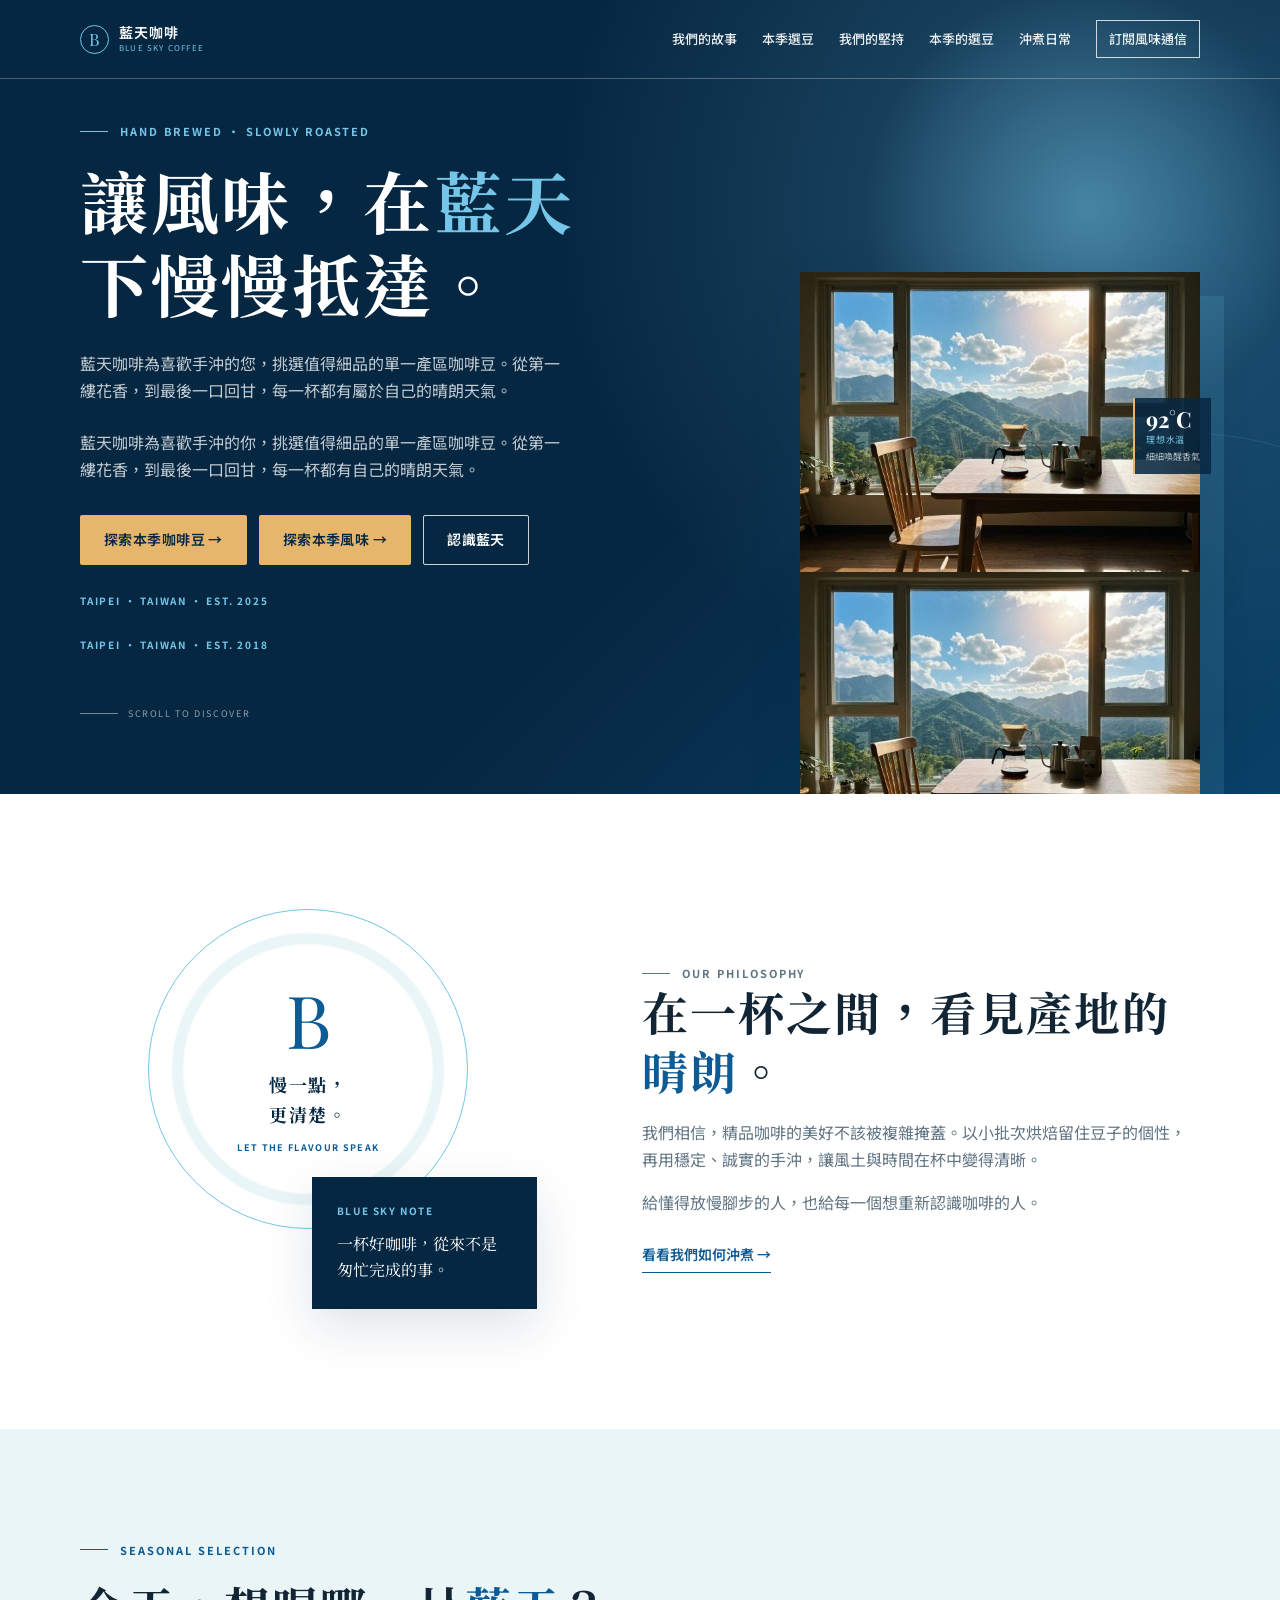
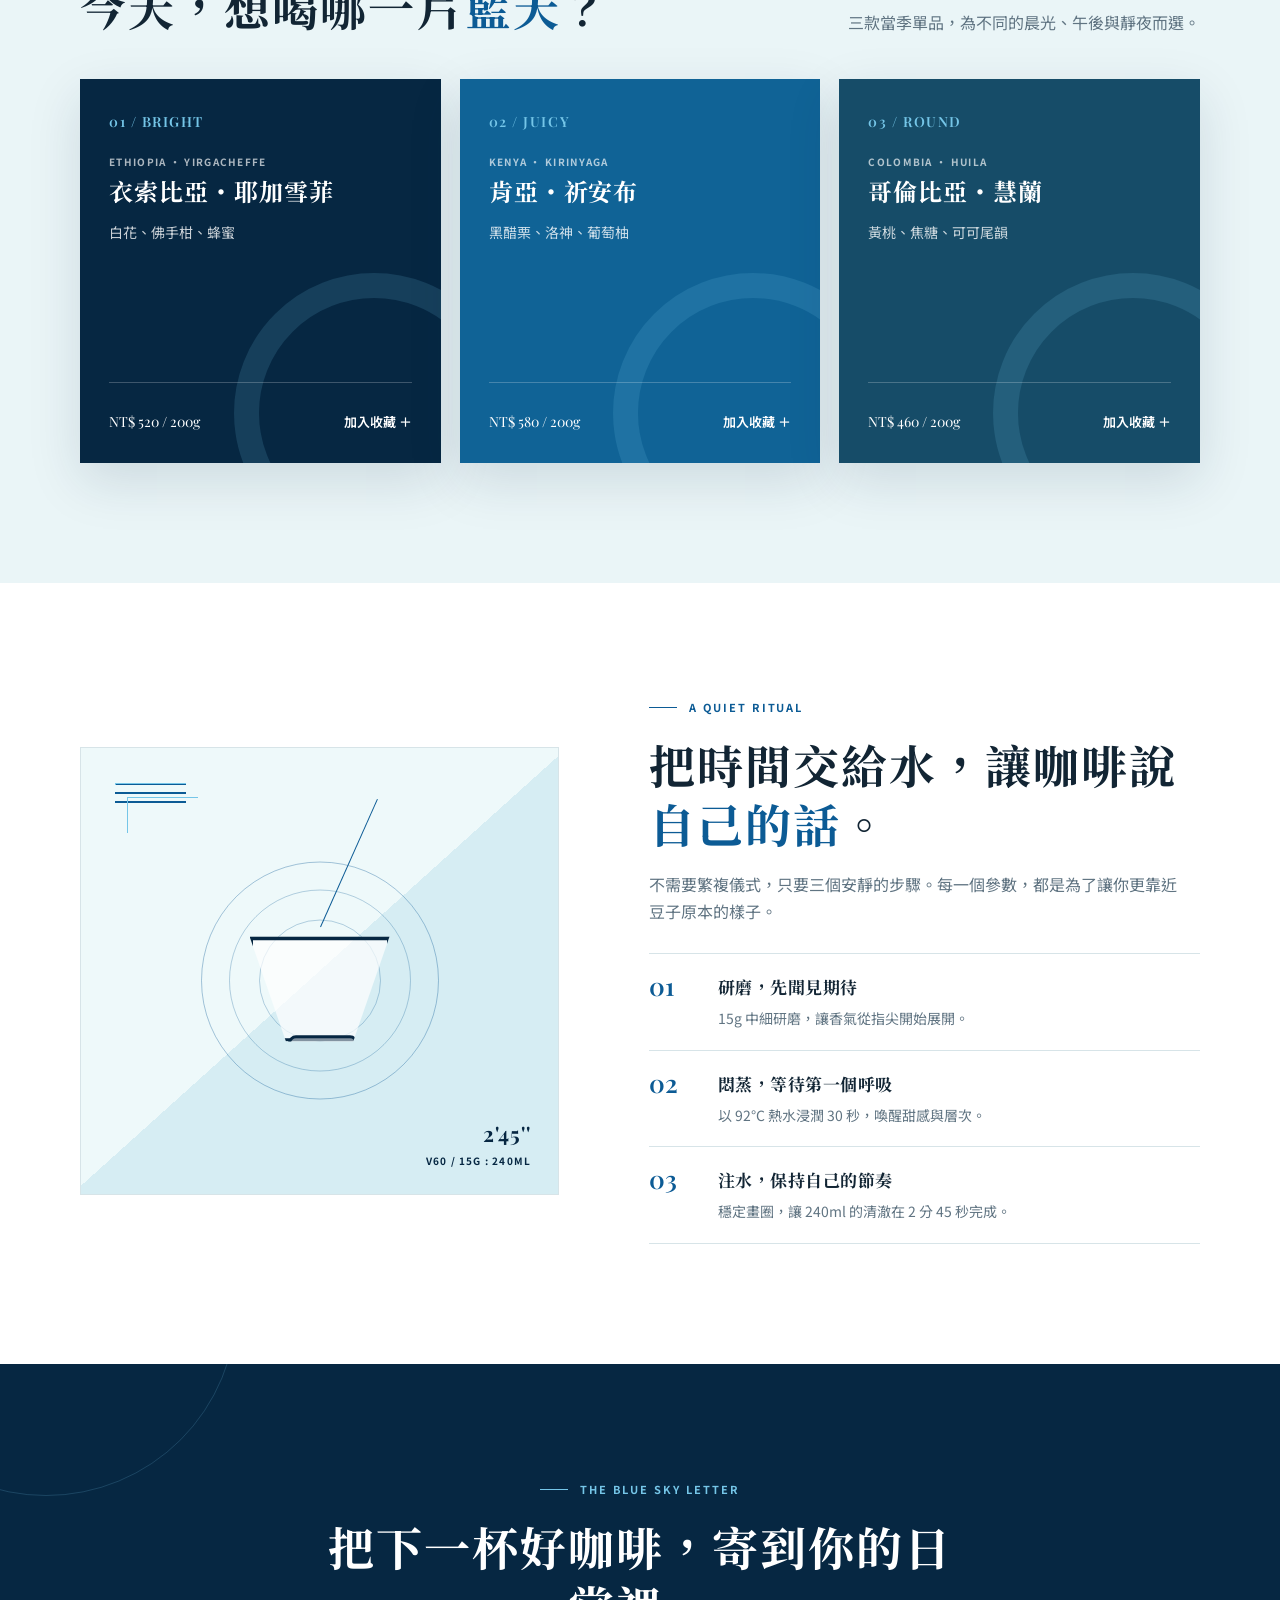
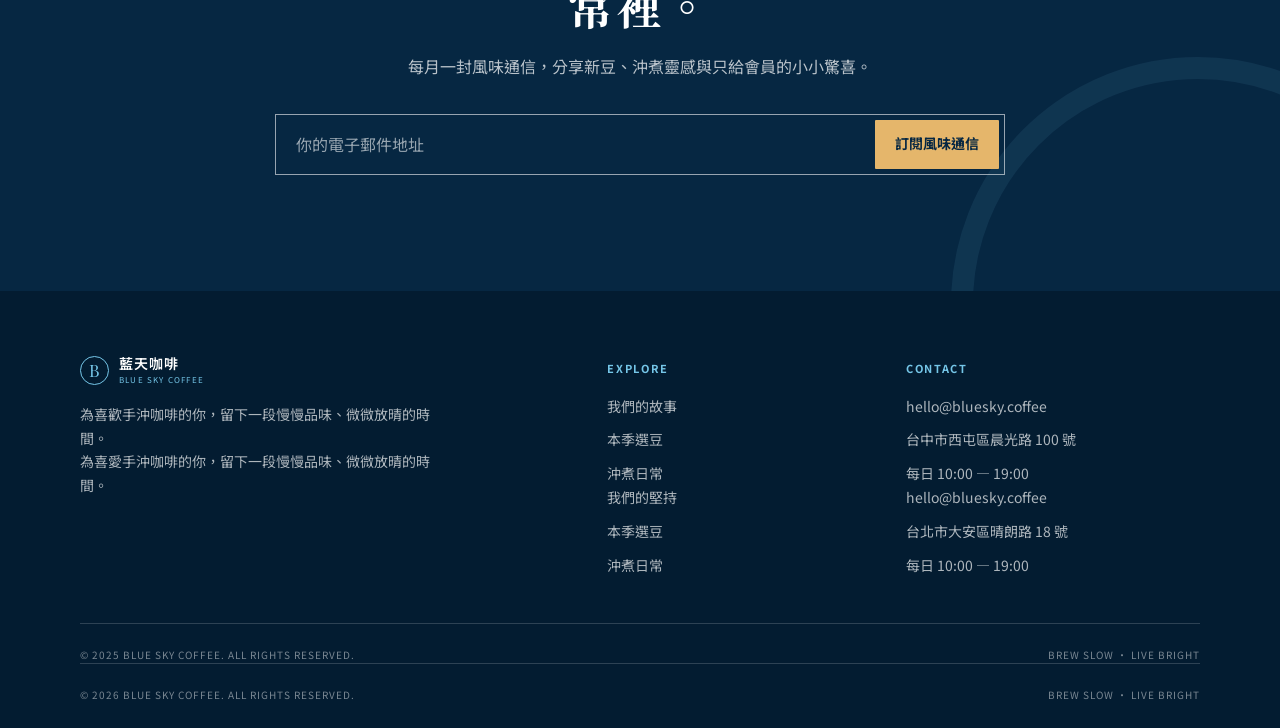
<file: onepage1/index.html>
<!DOCTYPE html>
<html lang="zh-Hant">
<head>
  <meta charset="UTF-8">
  <meta name="viewport" content="width=device-width, initial-scale=1.0">
  <meta name="description" content="藍天咖啡，為手沖咖啡愛好者挑選當季精品咖啡豆，讓每一杯都清澈、明亮、值得細品。">
  <title>藍天咖啡｜讓風味，慢慢抵達</title>
  <link rel="preconnect" href="https://fonts.googleapis.com">
  <link rel="preconnect" href="https://fonts.gstatic.com" crossorigin>
  <link href="https://fonts.googleapis.com/css2?family=Noto+Sans+TC:wght@400;500;600;700&family=Noto+Serif+TC:wght@500;600;700;900&family=Playfair+Display:ital,wght@0,600;0,700;1,600&display=swap" rel="stylesheet">
  <style>
    :root {
      --navy: #062742;
      --blue: #0c5b95;
      --sky: #75c6e8;
      --mist: #eaf5f7;
      --cream: #fbfaf6;
      --ink: #122534;
      --muted: #607482;
      --line: #d7e4e8;
      --sand: #e5b66b;
      --shadow: 0 18px 50px rgba(6, 39, 66, .13);
    }

    * { box-sizing: border-box; }
    html { scroll-behavior: smooth; }
    body {
      margin: 0;
      background: var(--cream);
      color: var(--ink);
      font-family: "Noto Sans TC", sans-serif;
      font-size: 16px;
      line-height: 1.7;
    }
    a { color: inherit; text-decoration: none; }
    button, input { font: inherit; }
    button { cursor: pointer; }
    :focus-visible { outline: 3px solid var(--sky); outline-offset: 4px; }

    .wrap { width: min(1120px, calc(100% - 48px)); margin-inline: auto; }
    .eyebrow {
      display: flex;
      align-items: center;
      gap: 12px;
      margin: 0 0 18px;
      color: var(--blue);
      font-size: 11px;
      font-weight: 700;
      letter-spacing: .18em;
    }
    .eyebrow::before { width: 28px; height: 1px; background: currentColor; content: ""; }
    .section-title {
      margin: 0;
      font-family: "Noto Serif TC", serif;
      font-size: clamp(30px, 4vw, 46px);
      font-weight: 700;
      letter-spacing: .045em;
      line-height: 1.28;
    }
    .accent { color: var(--blue); }
    .section-copy { margin: 18px 0 0; color: var(--muted); }
    .button, .text-link {
      display: inline-flex;
      align-items: center;
      justify-content: center;
      min-height: 50px;
      padding: 11px 23px;
      border: 1px solid transparent;
      border-radius: 2px;
      font-size: 14px;
      font-weight: 600;
      letter-spacing: .03em;
      transition: background-color .25s ease, color .25s ease, border-color .25s ease, transform .25s ease;
    }
    .button:hover, .text-link:hover { transform: translateY(-2px); }
    .button-primary { background: var(--sand); color: var(--navy); }
    .button-primary:hover { background: #f0ca84; }
    .button-outline { border-color: rgba(255,255,255,.8); color: #fff; }
    .button-outline { border-color: rgba(255, 255, 255, .8); color: #fff; }
    .button-outline:hover { background: #fff; color: var(--navy); }

    .site-header {
      position: absolute;
      z-index: 10;
      top: 0;
      left: 0;
      width: 100%;
      border-bottom: 1px solid rgba(255,255,255,.27);
      border-bottom: 1px solid rgba(255, 255, 255, .27);
    }
    .navbar {
      display: flex;
      align-items: center;
      justify-content: space-between;
      min-height: 78px;
      gap: 24px;
    }
    .brand { display: inline-flex; align-items: center; gap: 10px; color: #fff; }
    .brand-mark {
      display: grid;
      width: 29px;
      height: 29px;
      place-items: center;
      border: 1px solid var(--sky);
      border-radius: 50%;
      color: var(--sky);
      font-family: "Playfair Display", serif;
      font-size: 17px;
      line-height: 1;
    }
    .brand-copy { display: grid; line-height: 1.1; }
    .brand-copy strong { font-size: 14px; font-weight: 600; letter-spacing: .08em; }
    .brand-copy small { margin-top: 4px; color: var(--sky); font-size: 8px; letter-spacing: .15em; }
    .nav-links { display: flex; align-items: center; gap: 25px; }
    .nav-links a { position: relative; color: rgba(255,255,255,.92); font-size: 13px; font-weight: 500; white-space: nowrap; }
    .nav-links a { position: relative; color: rgba(255, 255, 255, .92); font-size: 13px; font-weight: 500; white-space: nowrap; }
    .nav-links a:not(.nav-cta)::after {
      position: absolute;
      right: 0;
      bottom: -7px;
      width: 0;
      height: 1px;
      background: var(--sky);
      content: "";
      transition: width .25s ease;
    }
    .nav-links a:not(.nav-cta):hover::after { right: auto; left: 0; width: 100%; }
    .nav-links .nav-cta { padding: 7px 12px; border: 1px solid rgba(255,255,255,.78); }
    .nav-links .nav-cta { padding: 7px 12px; border: 1px solid rgba(255, 255, 255, .78); }
    .nav-links .nav-cta:hover { background: #fff; color: var(--navy); }
    .menu-toggle { display: none; padding: 4px; border: 0; background: transparent; color: #fff; font-size: 24px; line-height: 1; }

    .hero {
      position: relative;
      display: flex;
      min-height: 704px;
      overflow: hidden;
      align-items: stretch;
      background:
        radial-gradient(circle at 85% 26%, rgba(117,198,232,.35) 0, rgba(117,198,232,.08) 18%, transparent 43%),
        radial-gradient(circle at 85% 26%, rgba(117, 198, 232, .35) 0, rgba(117, 198, 232, .08) 18%, transparent 43%),
        linear-gradient(135deg, #062742 0%, #062742 58%, #0a4168 100%);
      color: #fff;
    }
    .hero::after {
      position: absolute;
      z-index: 0;
      right: -18vw;
      bottom: -22vw;
      width: 50vw;
      height: 50vw;
      border: 1px solid rgba(117,198,232,.13);
      border: 1px solid rgba(117, 198, 232, .13);
      border-radius: 50%;
      content: "";
    }
    .hero-grid {
      position: relative;
      z-index: 1;
      display: grid;
      grid-template-columns: 1.02fr .98fr;
      gap: 45px;
      align-items: center;
      padding-top: 122px;
      padding-bottom: 72px;
    }
    .hero-content { max-width: 560px; }
    .hero .eyebrow { color: var(--sky); }
    .hero-title {
      max-width: 540px;
      margin: 0;
      font-family: "Noto Serif TC", serif;
      font-size: clamp(42px, 5.5vw, 68px);
      font-weight: 700;
      letter-spacing: .04em;
      line-height: 1.22;
    }
    .hero-title .sky-word { color: var(--sky); }
    .hero-lede { max-width: 490px; margin: 25px 0 0; color: rgba(255,255,255,.76); }
    .hero-lede { max-width: 490px; margin: 25px 0 0; color: rgba(255, 255, 255, .76); }
    .hero-actions { display: flex; flex-wrap: wrap; gap: 12px; margin-top: 32px; }
    .hero-meta { margin: 27px 0 0; color: var(--sky); font-size: 10px; font-weight: 700; letter-spacing: .18em; }
    .scroll-note { display: flex; align-items: center; gap: 10px; margin: 53px 0 0; color: rgba(255,255,255,.55); font-size: 9px; letter-spacing: .18em; }
    .scroll-note::before { width: 38px; height: 1px; background: rgba(255,255,255,.45); content: ""; }
    .scroll-note { display: flex; align-items: center; gap: 10px; margin: 53px 0 0; color: rgba(255, 255, 255, .55); font-size: 9px; letter-spacing: .18em; }
    .scroll-note::before { width: 38px; height: 1px; background: rgba(255, 255, 255, .45); content: ""; }

    .hero-art {
      position: relative;
      width: min(100%, 400px);
      height: 300px;
      min-height: 0;
      margin-left: auto;
      overflow: visible;
      aspect-ratio: auto;
      border: 0;
      background: transparent;
      box-shadow: none;
    }
    .hero-photo { width: 400px; height: 300px; object-fit: cover; box-shadow: 24px 24px 0 rgba(117,198,232,.13), var(--shadow); }
    .window-frame { position: absolute; inset: 0; border: 12px solid #e8d4ae; box-shadow: inset 0 0 0 2px rgba(6,39,66,.18); }
    .window-frame::before, .window-frame::after { position: absolute; background: rgba(6,39,66,.25); content: ""; }
    .window-frame::before { top: 0; bottom: 0; left: 49%; width: 4px; }
    .window-frame::after { top: 46%; right: 0; left: 0; height: 4px; }
    .sun { position: absolute; top: 16%; right: 17%; width: 77px; height: 77px; border-radius: 50%; background: #fff2be; box-shadow: 0 0 45px 22px rgba(255,228,150,.42); }
    .mountain { position: absolute; bottom: 28%; width: 75%; height: 36%; clip-path: polygon(0 100%, 35% 15%, 48% 50%, 63% 0, 100% 100%); background: #497b83; opacity: .9; }
    .mountain.one { left: -12%; }
    .mountain.two { right: -27%; bottom: 27%; background: #30616b; transform: scaleX(-1); opacity: .75; }
    .tabletop { position: absolute; right: -8%; bottom: -7%; left: -8%; height: 33%; background: linear-gradient(#643e2e 0%, #3d251e 100%); transform: perspective(200px) rotateX(10deg); }
    .chair { position: absolute; right: 7%; bottom: 18%; width: 100px; height: 112px; border: 12px solid #543126; border-bottom: 0; border-radius: 48px 48px 0 0; opacity: .8; }
    .chair::after { position: absolute; bottom: -75px; left: 14px; width: 8px; height: 75px; background: #543126; box-shadow: 53px 0 #543126; content: ""; }
    .coffee-vessel { position: absolute; bottom: 14%; left: 28%; width: 112px; height: 105px; }
    .coffee-vessel .dripper { position: absolute; top: 0; left: 29px; width: 53px; height: 45px; border: 3px solid #d8e7e1; border-radius: 5px 5px 22px 22px; background: linear-gradient(135deg, rgba(222,246,240,.75), rgba(124,180,181,.2)); clip-path: polygon(0 0, 100% 0, 78% 100%, 22% 100%); }
    .coffee-vessel .carafe { position: absolute; bottom: 0; left: 17px; width: 78px; height: 68px; border: 3px solid #d8e7e1; border-radius: 10px 10px 23px 23px; background: linear-gradient(to top, rgba(56,29,19,.82) 0 38%, rgba(190,228,227,.24) 39%); }
    .coffee-vessel .carafe::before { position: absolute; top: -20px; left: 24px; width: 26px; height: 22px; border: 3px solid #d8e7e1; border-bottom: 0; border-radius: 50% 50% 0 0; content: ""; }
    .steam { position: absolute; bottom: 59%; left: 49%; width: 23px; height: 58px; border-left: 2px solid rgba(255,255,255,.63); border-radius: 50%; transform: rotate(16deg); }
    .steam::after { position: absolute; top: -5px; left: 14px; width: 18px; height: 48px; border-right: 2px solid rgba(255,255,255,.44); border-radius: 50%; content: ""; }
    .art-label { position: absolute; z-index: 3; right: -11px; top: 42%; display: grid; gap: 2px; padding: 10px 11px; border-left: 2px solid var(--sand); background: rgba(6,39,66,.86); color: #fff; }
    .hero-photo {
      display: block;
      width: 400px;
      height: 300px;
      object-fit: cover;
      box-shadow: 24px 24px 0 rgba(117, 198, 232, .13), var(--shadow);
    }
    .art-label {
      position: absolute;
      z-index: 3;
      right: -11px;
      top: 42%;
      display: grid;
      gap: 2px;
      padding: 10px 11px;
      border-left: 2px solid var(--sand);
      background: rgba(6, 39, 66, .86);
      color: #fff;
    }
    .art-label strong { font-family: "Playfair Display", serif; font-size: 22px; line-height: 1; }
    .art-label span { color: var(--sky); font-size: 9px; letter-spacing: .09em; }
    .art-label small { color: rgba(255,255,255,.72); font-size: 9px; }
    .art-label small { color: rgba(255, 255, 255, .72); font-size: 9px; }

    .story { padding: 115px 0 120px; background: #fff; }
    .story-grid { display: grid; grid-template-columns: .9fr 1.1fr; gap: clamp(45px, 9vw, 105px); align-items: center; }
    .story-visual { position: relative; min-height: 400px; }
    .story-seal {
      display: grid;
      width: 320px;
      height: 320px;
      place-content: center;
      margin: 0 auto;
      border: 1px solid var(--sky);
      border-radius: 50%;
      background: radial-gradient(circle, #fff 0 55%, #eaf5f7 56% 60%, #fff 61%);
      color: var(--navy);
      text-align: center;
    }
    .story-seal::before { display: block; margin-bottom: 14px; color: var(--blue); content: "B"; font-family: "Playfair Display", serif; font-size: 73px; line-height: 1; }
    .story-seal strong { font-family: "Noto Serif TC", serif; font-size: 18px; letter-spacing: .09em; }
    .story-seal span { margin-top: 10px; color: var(--blue); font-size: 9px; font-weight: 700; letter-spacing: .15em; }
    .note-card { position: absolute; right: 0; bottom: 0; width: min(225px, 57%); padding: 25px; background: var(--navy); color: #fff; box-shadow: var(--shadow); }
    .note-card p:first-child { margin: 0; color: var(--sky); font-size: 10px; font-weight: 700; letter-spacing: .16em; }
    .note-card p:last-child { margin: 12px 0 0; font-family: "Noto Serif TC", serif; font-size: 16px; line-height: 1.65; }
    .story-content p { margin: 19px 0 0; color: var(--muted); }
    .story-content p + p { margin-top: 15px; }
    .underlined-link { display: inline-flex; margin-top: 27px; padding-bottom: 5px; border-bottom: 1px solid var(--blue); color: var(--blue); font-size: 14px; font-weight: 600; transition: gap .2s ease; }
    .underlined-link:hover { gap: 8px; }

    .coffee { padding: 112px 0 120px; background: var(--mist); }
    .coffee-heading { display: flex; align-items: end; justify-content: space-between; gap: 32px; margin-bottom: 43px; }
    .coffee-heading .section-copy { max-width: 365px; }
    .coffee-grid { display: grid; grid-template-columns: repeat(3, 1fr); gap: 19px; }
    .coffee-card {
      position: relative;
      display: flex;
      min-height: 384px;
      overflow: hidden;
      flex-direction: column;
      padding: 31px 29px 25px;
      background: var(--navy);
      color: #fff;
      box-shadow: var(--shadow);
    }
    .coffee-card:nth-child(2) { background: #106396; }
    .coffee-card:nth-child(3) { background: #164c68; }
    .coffee-card::after { position: absolute; right: -73px; bottom: -90px; width: 230px; height: 230px; border: 25px solid rgba(117,198,232,.15); border-radius: 50%; content: ""; }
    .coffee-card::after { position: absolute; right: -73px; bottom: -90px; width: 230px; height: 230px; border: 25px solid rgba(117, 198, 232, .15); border-radius: 50%; content: ""; }
    .coffee-card > * { position: relative; z-index: 1; }
    .bean-no { margin: 0; color: var(--sky); font-family: "Playfair Display", serif; font-size: 14px; font-weight: 600; letter-spacing: .11em; }
    .origin { margin: 19px 0 5px; color: rgba(255,255,255,.67); font-size: 10px; font-weight: 700; letter-spacing: .13em; }
    .origin { margin: 19px 0 5px; color: rgba(255, 255, 255, .67); font-size: 10px; font-weight: 700; letter-spacing: .13em; }
    .bean-name { margin: 0; font-family: "Noto Serif TC", serif; font-size: 24px; font-weight: 700; letter-spacing: .04em; line-height: 1.35; }
    .flavour { margin: 14px 0 0; color: rgba(255,255,255,.79); font-size: 14px; }
    .coffee-bottom { display: flex; align-items: center; justify-content: space-between; gap: 13px; margin-top: auto; padding-top: 23px; border-top: 1px solid rgba(255,255,255,.22); }
    .flavour { margin: 14px 0 0; color: rgba(255, 255, 255, .79); font-size: 14px; }
    .coffee-bottom { display: flex; align-items: center; justify-content: space-between; gap: 13px; margin-top: auto; padding-top: 23px; border-top: 1px solid rgba(255, 255, 255, .22); }
    .price { font-family: "Playfair Display", serif; font-size: 14px; white-space: nowrap; }
    .save-button { padding: 5px 0; border: 0; background: transparent; color: #fff; font-size: 13px; font-weight: 600; white-space: nowrap; transition: color .2s ease; }
    .save-button:hover { color: var(--sand); }

    .brew { padding: 115px 0 120px; background: #fff; }
    .brew-grid { display: grid; grid-template-columns: .93fr 1.07fr; gap: clamp(44px, 7vw, 90px); align-items: center; }
    .brew-art { position: relative; min-height: 448px; overflow: hidden; background: linear-gradient(138deg, #eef9fa 0 50%, #d6edf3 50% 100%); }
    .brew-art::before { position: absolute; top: 33px; left: 30px; width: 70px; height: 35px; border-top: 1px solid var(--sky); border-left: 1px solid var(--sky); content: ""; }
    .brew-art::after { position: absolute; top: 49px; left: 46px; width: 70px; height: 35px; border-top: 1px solid var(--sky); border-left: 1px solid var(--sky); content: ""; }
    .pour-rings { position: absolute; top: 50%; left: 50%; width: 238px; height: 238px; border: 1px solid rgba(12,91,149,.35); border-radius: 50%; transform: translate(-50%,-46%); }
    .pour-rings::before, .pour-rings::after { position: absolute; border: 1px solid rgba(12,91,149,.28); border-radius: 50%; content: ""; }
    .brew-art {
      position: relative;
      min-height: 448px;
      overflow: hidden;
      border: 1px solid var(--line);
      background: linear-gradient(138deg, #eef9fa 0 50%, #d6edf3 50% 100%);
    }
    .brew-art::before {
      position: absolute;
      top: 35px;
      left: 34px;
      width: 70px;
      height: 1px;
      background: var(--blue);
      box-shadow: 0 9px 0 var(--blue), 0 18px 0 var(--blue);
      content: "";
    }
    .pour-rings {
      position: absolute;
      top: 50%;
      left: 50%;
      width: 238px;
      height: 238px;
      border: 1px solid rgba(12, 91, 149, .35);
      border-radius: 50%;
      transform: translate(-50%, -46%);
    }
    .pour-rings::before, .pour-rings::after {
      position: absolute;
      border: 1px solid rgba(12, 91, 149, .28);
      border-radius: 50%;
      content: "";
    }
    .pour-rings::before { inset: 27px; }
    .pour-rings::after { inset: 57px; }
    .pour-line { position: absolute; top: 39px; left: 50%; width: 1px; height: 140px; background: var(--blue); transform: rotate(24deg); transform-origin: bottom; }
    .v60 { position: absolute; top: 50%; left: 50%; width: 140px; height: 105px; border: 3px solid var(--navy); border-top-width: 4px; background: rgba(255,255,255,.7); clip-path: polygon(0 0, 100% 0, 74% 100%, 26% 100%); transform: translate(-50%,-33%); }
    .v60::after { position: absolute; bottom: -61px; left: 35px; width: 64px; height: 58px; border: 3px solid var(--navy); border-radius: 8px 8px 19px 19px; background: linear-gradient(to top, #6c3924 0 31%, rgba(255,255,255,.5) 32%); content: ""; }
    .brew-caption { position: absolute; right: 27px; bottom: 25px; display: grid; color: var(--navy); text-align: right; }
    .pour-line {
      position: absolute;
      top: 39px;
      left: 50%;
      width: 1px;
      height: 140px;
      background: var(--blue);
      transform: rotate(24deg);
      transform-origin: bottom;
    }
    .v60 {
      position: absolute;
      top: 50%;
      left: 50%;
      width: 140px;
      height: 105px;
      border: 3px solid var(--navy);
      border-top-width: 4px;
      background: rgba(255, 255, 255, .7);
      clip-path: polygon(0 0, 100% 0, 74% 100%, 26% 100%);
      transform: translate(-50%, -33%);
    }
    .v60::after {
      position: absolute;
      bottom: -61px;
      left: 35px;
      width: 64px;
      height: 58px;
      border: 3px solid var(--navy);
      border-radius: 8px 8px 19px 19px;
      background: linear-gradient(to top, #6c3924 0 31%, rgba(255, 255, 255, .5) 32%);
      content: "";
    }
    .brew-caption {
      position: absolute;
      right: 27px;
      bottom: 25px;
      display: grid;
      color: var(--navy);
      text-align: right;
    }
    .brew-caption strong { font-family: "Playfair Display", serif; font-size: 21px; letter-spacing: .05em; }
    .brew-caption span { font-size: 10px; font-weight: 700; letter-spacing: .12em; }
    .brew-content .section-copy { max-width: 530px; }
    .brew-steps { margin-top: 28px; border-top: 1px solid var(--line); }
    .brew-step { display: grid; grid-template-columns: 55px 1fr; gap: 14px; padding: 19px 0; border-bottom: 1px solid var(--line); }
    .step-no { color: var(--blue); font-family: "Playfair Display", serif; font-size: 25px; font-weight: 600; line-height: 1; }
    .brew-step h3 { margin: 0; font-family: "Noto Serif TC", serif; font-size: 17px; letter-spacing: .03em; }
    .brew-step p { margin: 5px 0 0; color: var(--muted); font-size: 14px; }

    .visit { position: relative; overflow: hidden; padding: 116px 0; background: var(--navy); color: #fff; text-align: center; }
    .visit::before, .visit::after { position: absolute; width: 380px; height: 380px; border: 1px solid rgba(117,198,232,.19); border-radius: 50%; content: ""; }
    .visit::before, .visit::after { position: absolute; width: 380px; height: 380px; border: 1px solid rgba(117, 198, 232, .19); border-radius: 50%; content: ""; }
    .visit::before { top: -250px; left: -145px; }
    .visit::after { right: -165px; bottom: -260px; width: 450px; height: 450px; border-width: 22px; opacity: .45; }
    .visit .wrap { position: relative; z-index: 1; max-width: 730px; }
    .visit .eyebrow { justify-content: center; color: var(--sky); }
    .visit .section-title { max-width: 670px; margin-inline: auto; }
    .visit .section-copy { max-width: 535px; margin-inline: auto; color: rgba(255,255,255,.72); }
    .subscribe-form { display: flex; margin: 34px auto 0; padding: 5px; border: 1px solid rgba(255,255,255,.58); }
    .visit .section-copy { max-width: 535px; margin-inline: auto; color: rgba(255, 255, 255, .72); }
    .subscribe-form { display: flex; margin: 34px auto 0; padding: 5px; border: 1px solid rgba(255, 255, 255, .58); }
    .subscribe-form input { min-width: 0; flex: 1; padding: 11px 15px; border: 0; outline: 0; background: transparent; color: #fff; }
    .subscribe-form input::placeholder { color: rgba(255,255,255,.58); }
    .subscribe-form input::placeholder { color: rgba(255, 255, 255, .58); }
    .subscribe-form button { min-height: 48px; padding: 10px 20px; border: 0; border-radius: 1px; background: var(--sand); color: var(--navy); font-size: 14px; font-weight: 700; transition: background .2s ease; }
    .subscribe-form button:hover { background: #f1ca83; }

    .site-footer { padding: 65px 0 25px; background: #031c31; color: rgba(255,255,255,.68); }
    .site-footer { padding: 65px 0 25px; background: #031c31; color: rgba(255, 255, 255, .68); }
    .footer-grid { display: grid; grid-template-columns: 1.45fr .75fr .9fr; gap: 54px; padding-bottom: 46px; }
    .footer-brand .brand { margin-bottom: 18px; }
    .footer-brand p { max-width: 355px; margin: 0; font-size: 14px; }
    .footer-heading { margin: 3px 0 17px; color: var(--sky); font-size: 11px; font-weight: 700; letter-spacing: .15em; }
    .footer-links, .footer-contact { display: grid; gap: 10px; font-size: 14px; }
    .footer-links a:hover, .footer-contact a:hover { color: #fff; }
    .footer-bottom { display: flex; justify-content: space-between; gap: 18px; padding-top: 22px; border-top: 1px solid rgba(255,255,255,.17); color: rgba(255,255,255,.47); font-size: 10px; letter-spacing: .1em; }
    .footer-bottom { display: flex; justify-content: space-between; gap: 18px; padding-top: 22px; border-top: 1px solid rgba(255, 255, 255, .17); color: rgba(255, 255, 255, .47); font-size: 10px; letter-spacing: .1em; }

    .toast {
      position: fixed;
      z-index: 20;
      right: 22px;
      bottom: 22px;
      max-width: min(360px, calc(100% - 44px));
      padding: 13px 18px;
      border-left: 3px solid var(--sand);
      background: var(--navy);
      box-shadow: var(--shadow);
      color: #fff;
      font-size: 14px;
      opacity: 0;
      pointer-events: none;
      transform: translateY(12px);
      transition: opacity .22s ease, transform .22s ease;
    }
    .toast.show { opacity: 1; transform: translateY(0); }
    .reveal { opacity: 0; transform: translateY(18px); transition: opacity .65s ease, transform .65s ease; }
    .reveal.visible { opacity: 1; transform: translateY(0); }

    @media (max-width: 820px) {
      .navbar { position: relative; }
      .menu-toggle { display: block; }
      .nav-links {
        position: absolute;
        top: 100%;
        right: -24px;
        left: -24px;
        display: grid;
        max-height: 0;
        overflow: hidden;
        gap: 0;
        background: #05233c;
        transition: max-height .32s ease;
      }
      .nav-links.open { max-height: 300px; }
      .nav-links a { padding: 12px 24px; border-top: 1px solid rgba(255,255,255,.1); }
      .nav-links a { padding: 12px 24px; border-top: 1px solid rgba(255, 255, 255, .1); }
      .nav-links .nav-cta { margin: 8px 24px 16px; padding: 9px 12px; text-align: center; }
      .hero { min-height: 710px; }
      .hero-grid { grid-template-columns: 1fr; gap: 17px; padding-top: 112px; }
      .hero-content { max-width: 640px; }
      .scroll-note { margin-top: 29px; }
      .hero-art { width: min(100%, 330px); height: 248px; min-height: 0; max-height: none; margin: 0; }
      .hero-photo { width: 330px; height: 248px; }
      .hero-art { width: min(100%, 330px); height: 248px; margin: 0; }
      .hero-photo { width: 330px; height: 248px; max-width: 100%; }
      .coffee-grid { grid-template-columns: repeat(2, 1fr); }
      .coffee-card:nth-child(3) { grid-column: span 2; }
      .story-grid, .brew-grid { grid-template-columns: 1fr; }
      .story-visual { max-width: 520px; width: 100%; margin: auto; }
      .brew-art { max-width: 540px; width: 100%; margin: auto; }
      .footer-grid { grid-template-columns: 1fr 1fr; }
      .footer-brand { grid-column: 1 / -1; }
    }

    @media (max-width: 560px) {
      .wrap { width: calc(100% - 34px); }
      .navbar { min-height: 70px; }
      .brand-copy strong { font-size: 13px; }
      .hero { min-height: 680px; }
      .hero-grid { padding-top: 98px; padding-bottom: 34px; }
      .hero-title { font-size: 40px; }
      .hero-lede { margin-top: 16px; font-size: 14px; line-height: 1.7; }
      .hero-actions { margin-top: 23px; }
      .hero-actions .button { flex: 1; padding-inline: 13px; }
      .hero-meta { margin-top: 18px; }
      .hero-art { width: 260px; height: 195px; min-height: 0; max-height: none; }
      .hero-photo { width: 260px; height: 195px; }
      .hero-art { width: 260px; height: 195px; }
      .hero-photo { width: 260px; height: 195px; max-width: 100%; }
      .art-label { display: none; }
      .sun { width: 49px; height: 49px; }
      .coffee-vessel { bottom: 9%; left: 25%; transform: scale(.72); transform-origin: bottom left; }
      .chair { transform: scale(.72); transform-origin: bottom right; }
      .story, .coffee, .brew, .visit { padding: 76px 0; }
      .story-seal { width: 245px; height: 245px; }
      .story-seal::before { margin-bottom: 8px; font-size: 54px; }
      .story-seal strong { font-size: 15px; }
      .story-visual { min-height: 315px; }
      .note-card { width: 185px; padding: 18px; }
      .note-card p:last-child { font-size: 14px; }
      .coffee-heading { display: block; margin-bottom: 30px; }
      .coffee-heading .section-copy { margin-top: 14px; }
      .coffee-grid { grid-template-columns: 1fr; }
      .coffee-card, .coffee-card:nth-child(3) { min-height: 330px; grid-column: auto; }
      .brew-art { min-height: 310px; }
      .pour-rings { width: 185px; height: 185px; }
      .v60 { transform: translate(-50%,-28%) scale(.82); }
      .v60 { transform: translate(-50%, -28%) scale(.82); }
      .subscribe-form { display: grid; gap: 6px; padding: 5px; }
      .subscribe-form input, .subscribe-form button { width: 100%; }
      .footer-grid { grid-template-columns: 1fr; gap: 32px; }
      .footer-brand { grid-column: auto; }
      .footer-bottom { display: grid; gap: 9px; }
    }

    @media (prefers-reduced-motion: reduce) {
      html { scroll-behavior: auto; }
      *, *::before, *::after { transition-duration: .01ms !important; animation-duration: .01ms !important; animation-iteration-count: 1 !important; }
      .reveal { opacity: 1; transform: none; }
    }
  </style>
</head>
<body>
  <header class="site-header" id="top">
    <nav class="wrap navbar" aria-label="主要導覽">
      <a class="brand" href="#top" aria-label="回到藍天咖啡首頁">
        <span class="brand-mark" aria-hidden="true">B</span>
        <span class="brand-copy"><strong>藍天咖啡</strong><small>BLUE SKY COFFEE</small></span>
      </a>
      <button class="menu-toggle" type="button" aria-controls="navLinks" aria-expanded="false" aria-label="開啟導覽選單">☰</button>
      <div class="nav-links" id="navLinks">
        <a href="#story">我們的故事</a>
        <a href="#coffee">本季選豆</a>
        <a href="#story">我們的堅持</a>
        <a href="#coffee">本季的選豆</a>
        <a href="#brew">沖煮日常</a>
        <a class="nav-cta" href="#visit">訂閱風味通信</a>
      </div>
    </nav>
  </header>

  <main>
    <section class="hero" aria-labelledby="heroTitle">
      <div class="wrap hero-grid">
        <div class="hero-content">
          <p class="eyebrow">HAND BREWED · SLOWLY ROASTED</p>
          <h1 class="hero-title" id="heroTitle">讓風味，在<span class="sky-word">藍天</span>下慢慢抵達。</h1>
          <p class="hero-lede">藍天咖啡為喜歡手沖的您，挑選值得細品的單一產區咖啡豆。從第一縷花香，到最後一口回甘，每一杯都有屬於自己的晴朗天氣。</p>
          <p class="hero-lede">藍天咖啡為喜歡手沖的你，挑選值得細品的單一產區咖啡豆。從第一縷花香，到最後一口回甘，每一杯都有自己的晴朗天氣。</p>
          <div class="hero-actions">
            <a class="button button-primary" href="#coffee">探索本季咖啡豆 →</a>
            <a class="button button-primary" href="#coffee">探索本季風味 →</a>
            <a class="button button-outline" href="#story">認識藍天</a>
          </div>
          <p class="hero-meta">TAIPEI · TAIWAN · EST. 2025</p>
          <p class="hero-meta">TAIPEI · TAIWAN · EST. 2018</p>
          <p class="scroll-note">SCROLL TO DISCOVER</p>
        </div>

        <div class="hero-art" aria-hidden="true">
          <img class="hero-photo" src="images/hero.jpg" width="400" height="300" alt="">
          <img class="hero-photo" src="images/hero.jpg" width="400" height="300" alt="藍天咖啡手沖意象">
          <span class="art-label"><strong>92°C</strong><span>理想水溫</span><small>細細喚醒香氣</small></span>
        </div>
      </div>
    </section>

    <section class="story" id="story" aria-labelledby="storyTitle">
      <div class="wrap story-grid">
        <div class="story-visual reveal" aria-hidden="true">
          <div class="story-seal"><strong>慢一點，<br>更清楚。</strong><span>LET THE FLAVOUR SPEAK</span></div>
          <div class="note-card"><p>BLUE SKY NOTE</p><p>一杯好咖啡，從來不是匆忙完成的事。</p></div>
        </div>
        <div class="story-content reveal">
          <p class="eyebrow">OUR PHILOSOPHY</p>
          <h2 class="section-title" id="storyTitle">在一杯之間，看見產地的<span class="accent">晴朗</span>。</h2>
          <p>我們相信，精品咖啡的美好不該被複雜掩蓋。以小批次烘焙留住豆子的個性，再用穩定、誠實的手沖，讓風土與時間在杯中變得清晰。</p>
          <p>給懂得放慢腳步的人，也給每一個想重新認識咖啡的人。</p>
          <a class="underlined-link" href="#brew">看看我們如何沖煮 →</a>
        </div>
      </div>
    </section>

    <section class="coffee" id="coffee" aria-labelledby="coffeeTitle">
      <div class="wrap">
        <div class="coffee-heading reveal">
          <div>
            <p class="eyebrow">SEASONAL SELECTION</p>
            <h2 class="section-title" id="coffeeTitle">今天，想喝哪一片<span class="accent">藍天</span>？</h2>
          </div>
          <p class="section-copy">三款當季單品，為不同的晨光、午後與靜夜而選。</p>
        </div>
        <div class="coffee-grid">
          <article class="coffee-card reveal">
            <p class="bean-no">01 / BRIGHT</p>
            <p class="origin">ETHIOPIA · YIRGACHEFFE</p>
            <h3 class="bean-name">衣索比亞・耶加雪菲</h3>
            <p class="flavour">白花、佛手柑、蜂蜜</p>
            <div class="coffee-bottom"><span class="price">NT$ 520 / 200g</span><button class="save-button" type="button" data-coffee="衣索比亞・耶加雪菲">加入收藏 ＋</button></div>
          </article>
          <article class="coffee-card reveal">
            <p class="bean-no">02 / JUICY</p>
            <p class="origin">KENYA · KIRINYAGA</p>
            <h3 class="bean-name">肯亞・祈安布</h3>
            <p class="flavour">黑醋栗、洛神、葡萄柚</p>
            <div class="coffee-bottom"><span class="price">NT$ 580 / 200g</span><button class="save-button" type="button" data-coffee="肯亞・祈安布">加入收藏 ＋</button></div>
          </article>
          <article class="coffee-card reveal">
            <p class="bean-no">03 / ROUND</p>
            <p class="origin">COLOMBIA · HUILA</p>
            <h3 class="bean-name">哥倫比亞・慧蘭</h3>
            <p class="flavour">黃桃、焦糖、可可尾韻</p>
            <div class="coffee-bottom"><span class="price">NT$ 460 / 200g</span><button class="save-button" type="button" data-coffee="哥倫比亞・慧蘭">加入收藏 ＋</button></div>
          </article>
        </div>
      </div>
    </section>

    <section class="brew" id="brew" aria-labelledby="brewTitle">
      <div class="wrap brew-grid">
        <div class="brew-art reveal" aria-hidden="true">
          <span class="pour-rings"></span><span class="pour-line"></span><span class="v60"></span>
          <span class="brew-caption"><strong>2'45''</strong><span>V60 / 15G : 240ML</span></span>
        </div>
        <div class="brew-content reveal">
          <p class="eyebrow">A QUIET RITUAL</p>
          <h2 class="section-title" id="brewTitle">把時間交給水，讓咖啡說<span class="accent">自己的話</span>。</h2>
          <p class="section-copy">不需要繁複儀式，只要三個安靜的步驟。每一個參數，都是為了讓你更靠近豆子原本的樣子。</p>
          <div class="brew-steps">
            <div class="brew-step"><span class="step-no">01</span><div><h3>研磨，先聞見期待</h3><p>15g 中細研磨，讓香氣從指尖開始展開。</p></div></div>
            <div class="brew-step"><span class="step-no">02</span><div><h3>悶蒸，等待第一個呼吸</h3><p>以 92°C 熱水浸潤 30 秒，喚醒甜感與層次。</p></div></div>
            <div class="brew-step"><span class="step-no">03</span><div><h3>注水，保持自己的節奏</h3><p>穩定畫圈，讓 240ml 的清澈在 2 分 45 秒完成。</p></div></div>
          </div>
        </div>
      </div>
    </section>

    <section class="visit" id="visit" aria-labelledby="visitTitle">
      <div class="wrap reveal">
        <p class="eyebrow">THE BLUE SKY LETTER</p>
        <h2 class="section-title" id="visitTitle">把下一杯好咖啡，寄到你的日常裡。</h2>
        <p class="section-copy">每月一封風味通信，分享新豆、沖煮靈感與只給會員的小小驚喜。</p>
        <form class="subscribe-form" id="subscribeForm">
          <input type="email" aria-label="電子郵件地址" placeholder="你的電子郵件地址" required>
          <button type="submit">訂閱風味通信</button>
        </form>
      </div>
    </section>
  </main>

  <footer class="site-footer">
    <div class="wrap footer-grid">
      <div class="footer-brand">
        <a class="brand" href="#top" aria-label="回到藍天咖啡首頁"><span class="brand-mark" aria-hidden="true">B</span><span class="brand-copy"><strong>藍天咖啡</strong><small>BLUE SKY COFFEE</small></span></a>
        <p>為喜歡手沖咖啡的你，留下一段慢慢品味、微微放晴的時間。</p>
        <p>為喜愛手沖咖啡的你，留下一段慢慢品味、微微放晴的時間。</p>
      </div>
      <div>
        <p class="footer-heading">EXPLORE</p>
        <div class="footer-links"><a href="#story">我們的故事</a><a href="#coffee">本季選豆</a><a href="#brew">沖煮日常</a></div>
        <div class="footer-links"><a href="#story">我們的堅持</a><a href="#coffee">本季選豆</a><a href="#brew">沖煮日常</a></div>
      </div>
      <div>
        <p class="footer-heading">CONTACT</p>
        <div class="footer-contact"><a href="mailto:hello@bluesky.coffee">hello@bluesky.coffee</a><span>台中市西屯區晨光路 100 號</span><span>每日 10:00 — 19:00</span></div>
        <div class="footer-contact"><a href="mailto:hello@bluesky.coffee">hello@bluesky.coffee</a><span>台北市大安區晴朗路 18 號</span><span>每日 10:00 — 19:00</span></div>
      </div>
    </div>
    <div class="wrap footer-bottom"><span>© 2025 BLUE SKY COFFEE. ALL RIGHTS RESERVED.</span><span>BREW SLOW · LIVE BRIGHT</span></div>
    <div class="wrap footer-bottom"><span>© 2026 BLUE SKY COFFEE. ALL RIGHTS RESERVED.</span><span>BREW SLOW · LIVE BRIGHT</span></div>
  </footer>

  <div class="toast" id="toast" role="status" aria-live="polite"></div>

  <script>
    const menuToggle = document.querySelector('.menu-toggle');
    const navLinks = document.querySelector('.nav-links');
    const toast = document.querySelector('#toast');
    let toastTimer;

    function closeMenu() {
      navLinks.classList.remove('open');
      menuToggle.setAttribute('aria-expanded', 'false');
      menuToggle.setAttribute('aria-label', '開啟導覽選單');
      menuToggle.textContent = '☰';
    }

    menuToggle.addEventListener('click', () => {
      const isOpen = navLinks.classList.toggle('open');
      menuToggle.setAttribute('aria-expanded', String(isOpen));
      menuToggle.setAttribute('aria-label', isOpen ? '關閉導覽選單' : '開啟導覽選單');
      menuToggle.textContent = isOpen ? '×' : '☰';
    });

    navLinks.querySelectorAll('a').forEach(link => link.addEventListener('click', closeMenu));

    function showToast(message) {
      window.clearTimeout(toastTimer);
      toast.textContent = message;
      toast.classList.add('show');
      toastTimer = window.setTimeout(() => toast.classList.remove('show'), 2600);
    }

    document.querySelectorAll('[data-coffee]').forEach(button => {
      button.addEventListener('click', () => showToast(`已將「${button.dataset.coffee}」加入你的收藏。`));
    });

    document.querySelector('#subscribeForm').addEventListener('submit', event => {
      event.preventDefault();
      const form = event.currentTarget;
      if (!form.checkValidity()) return;
      form.reset();
      showToast('謝謝訂閱，下一封晴朗的風味通信即將寄出。');
    });

    const reduceMotion = window.matchMedia('(prefers-reduced-motion: reduce)').matches;
    const revealItems = document.querySelectorAll('.reveal');
    if (reduceMotion || !('IntersectionObserver' in window)) {
      revealItems.forEach(item => item.classList.add('visible'));
    } else {
      const observer = new IntersectionObserver(entries => {
        entries.forEach(entry => {
          if (entry.isIntersecting) {
            entry.target.classList.add('visible');
            observer.unobserve(entry.target);
          }
        });
      }, { threshold: .12 });
      revealItems.forEach(item => observer.observe(item));
    }
  </script>
</body>
</html>
</file>
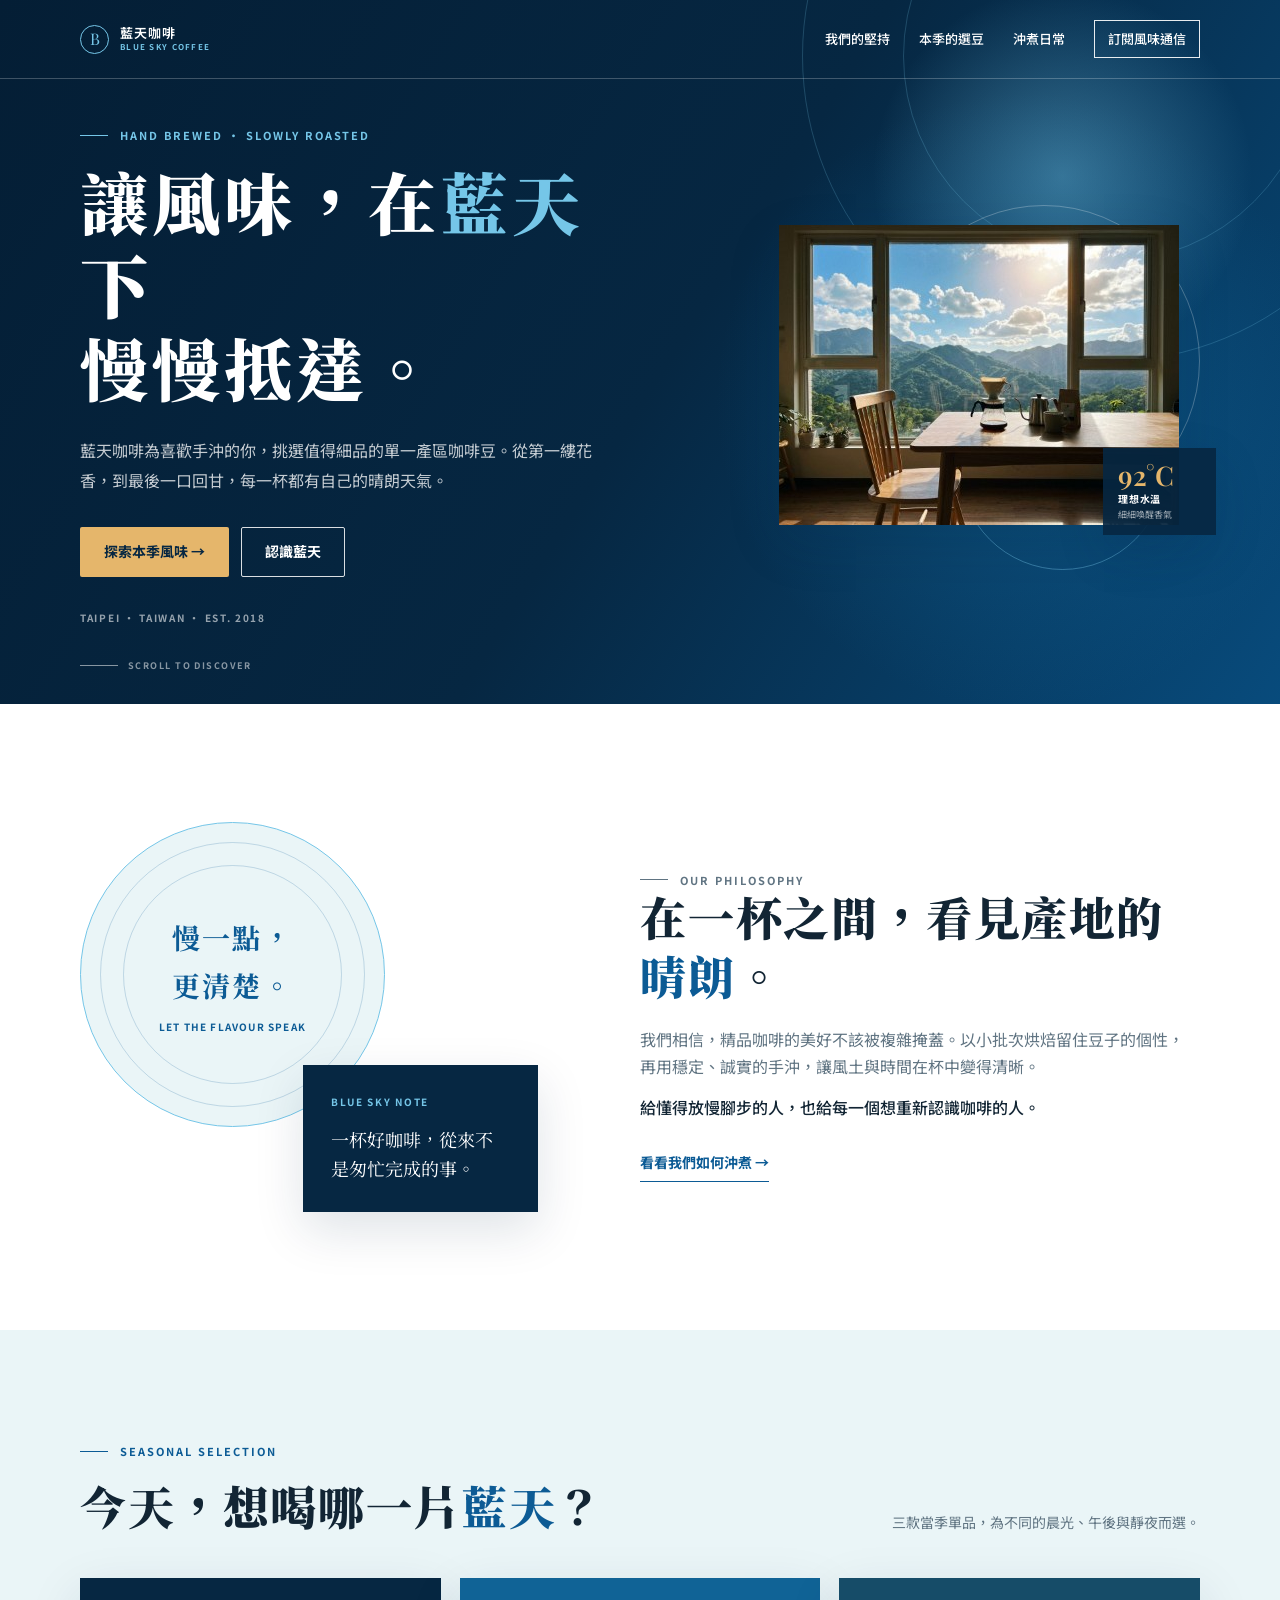
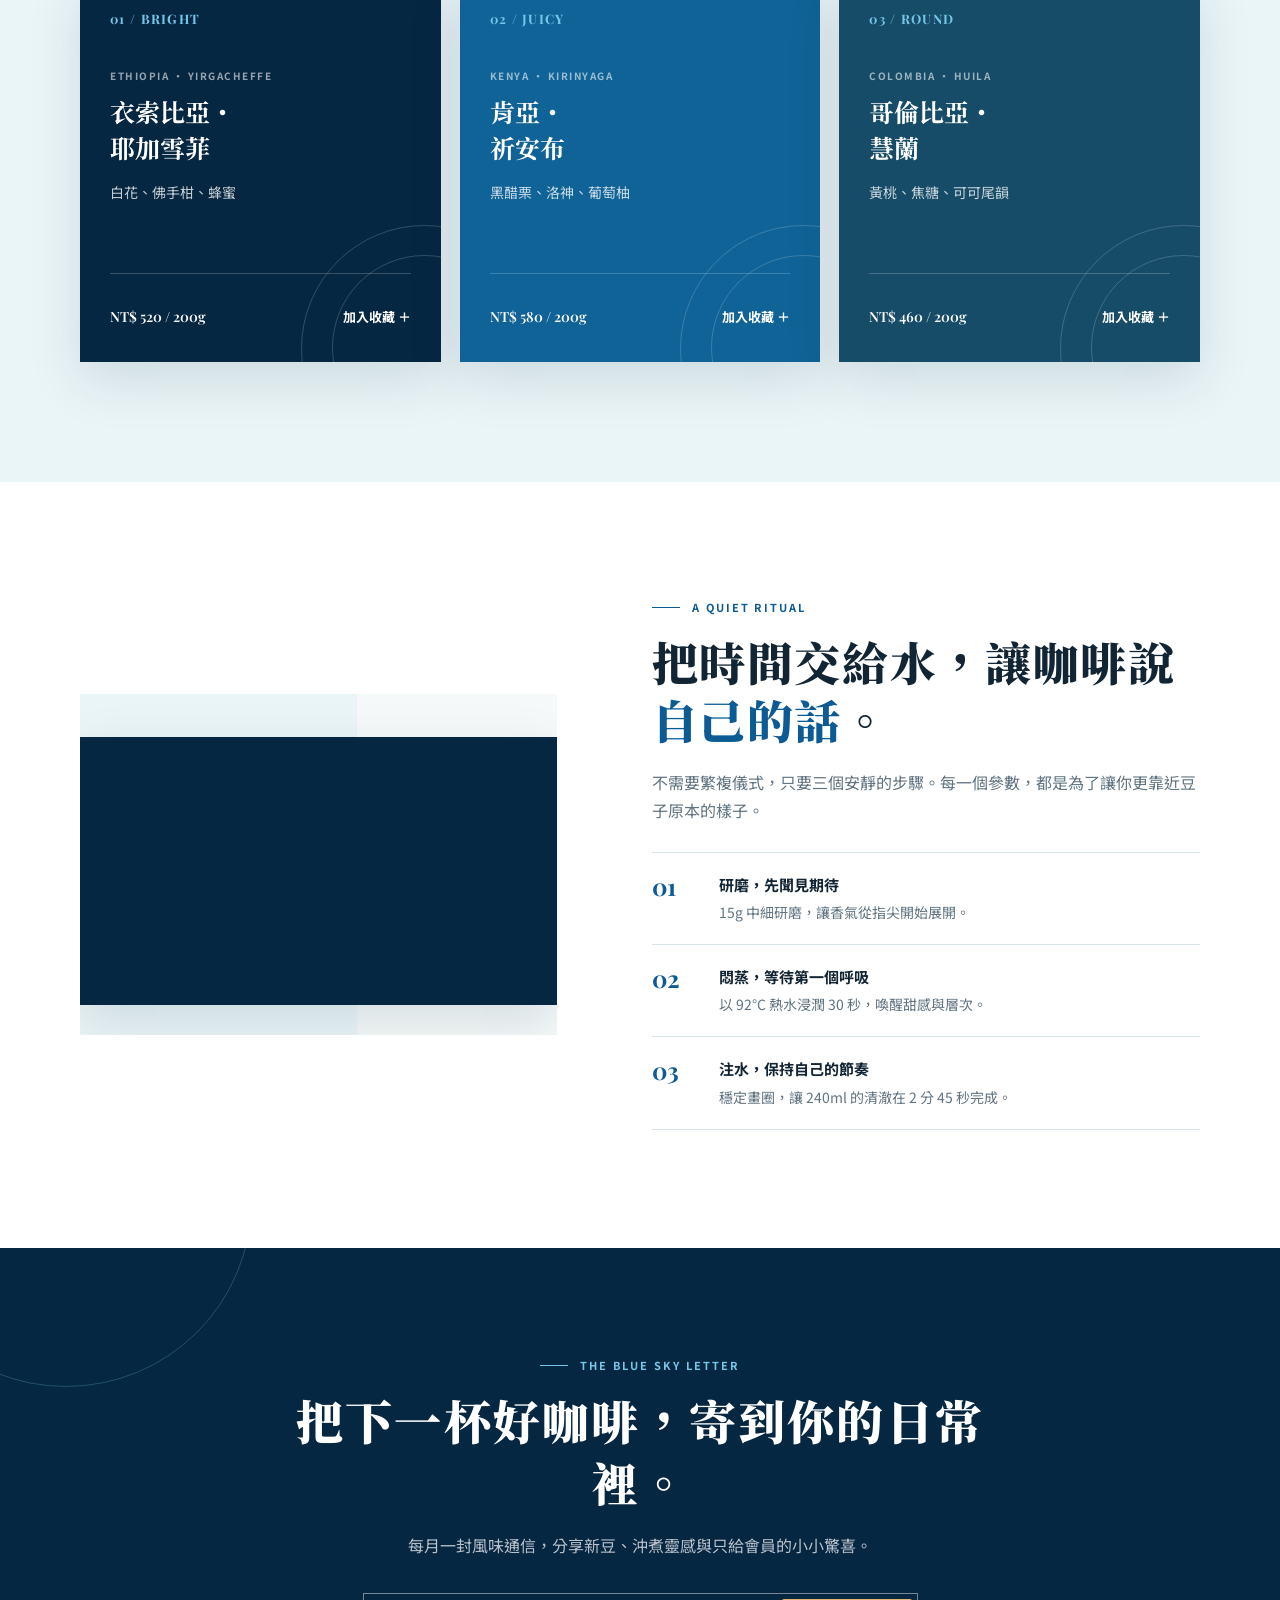
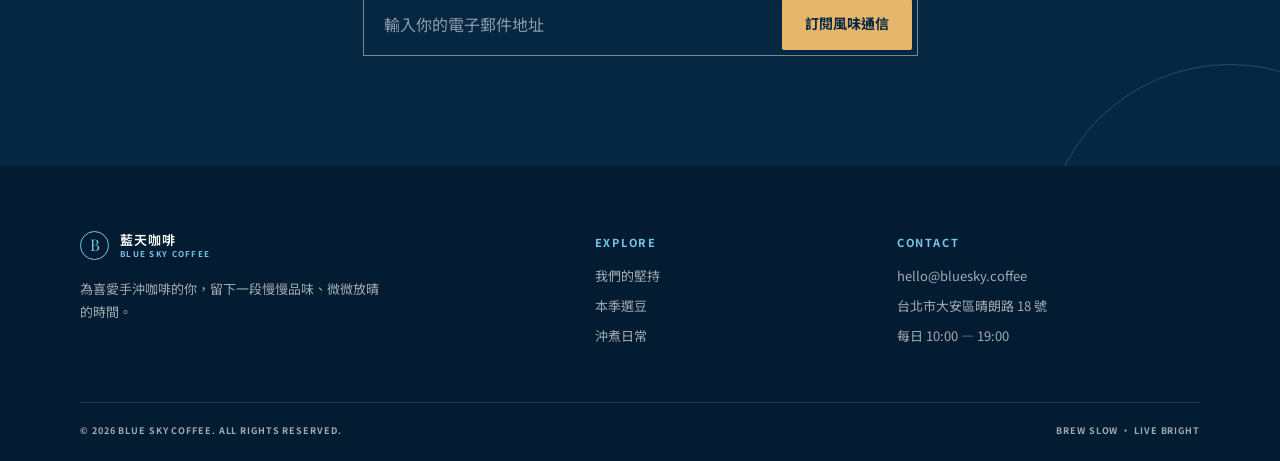
<file: onepage2/index.html>
<!DOCTYPE html>
<html lang="zh-Hant">
<head>
  <meta charset="UTF-8">
  <meta name="viewport" content="width=device-width, initial-scale=1.0">
  <meta name="description" content="藍天咖啡，為手沖咖啡愛好者挑選當季精品咖啡豆，讓每一杯都清澈、明亮、值得細品。">
  <title>藍天咖啡｜讓風味，慢慢抵達</title>
  <link rel="preconnect" href="https://fonts.googleapis.com">
  <link rel="preconnect" href="https://fonts.gstatic.com" crossorigin>
  <link href="https://fonts.googleapis.com/css2?family=Noto+Sans+TC:wght@400;500;600;700&family=Noto+Serif+TC:wght@600;700;900&family=Playfair+Display:ital,wght@0,600;0,700;1,600&display=swap" rel="stylesheet">
  <style>
    :root {
      --navy: #062742;
      --blue: #0c5b95;
      --sky: #75c6e8;
      --mist: #eaf5f7;
      --cream: #fbfaf6;
      --ink: #122534;
      --muted: #607482;
      --line: #d7e4e8;
      --sand: #e5b66b;
      --shadow: 0 18px 50px rgba(6, 39, 66, .13);
    }

    * { box-sizing: border-box; }
    html { scroll-behavior: smooth; }
    body {
      margin: 0;
      color: var(--ink);
      background: var(--cream);
      font-family: "Noto Sans TC", sans-serif;
      font-size: 16px;
      line-height: 1.7;
      -webkit-font-smoothing: antialiased;
    }
    a { color: inherit; text-decoration: none; }
    button, input { font: inherit; }
    button { cursor: pointer; }
    img { display: block; max-width: 100%; }
    :focus-visible { outline: 3px solid var(--sky); outline-offset: 4px; }

    .wrap { width: min(1120px, calc(100% - 48px)); margin: 0 auto; }
    .eyebrow {
      display: flex;
      align-items: center;
      gap: 12px;
      margin: 0 0 17px;
      color: var(--blue);
      font-size: 11px;
      font-weight: 700;
      letter-spacing: .18em;
      line-height: 1.35;
    }
    .eyebrow::before { width: 28px; height: 1px; background: currentColor; content: ""; }
    .section-title {
      margin: 0;
      font-family: "Noto Serif TC", serif;
      font-size: clamp(30px, 4vw, 46px);
      font-weight: 900;
      letter-spacing: .035em;
      line-height: 1.28;
    }
    .blue-word { color: var(--blue); }
    .section-copy { margin: 20px 0 0; color: var(--muted); }
    .text-link {
      display: inline-block;
      margin-top: 29px;
      padding-bottom: 7px;
      border-bottom: 1px solid var(--blue);
      color: var(--blue);
      font-size: 14px;
      font-weight: 700;
      transition: color .2s ease, letter-spacing .2s ease;
    }
    .text-link:hover { color: var(--navy); letter-spacing: .04em; }

    /* Header */
    .site-header {
      position: absolute;
      z-index: 10;
      top: 0;
      left: 0;
      width: 100%;
      border-bottom: 1px solid rgba(255, 255, 255, .23);
      color: #fff;
    }
    .nav-bar {
      display: flex;
      align-items: center;
      justify-content: space-between;
      min-height: 78px;
    }
    .brand { display: inline-flex; align-items: center; gap: 11px; min-width: max-content; }
    .brand-mark {
      display: grid;
      width: 29px;
      height: 29px;
      place-items: center;
      border: 1px solid var(--sky);
      border-radius: 50%;
      color: var(--sky);
      font-family: "Playfair Display", serif;
      font-size: 16px;
      line-height: 1;
    }
    .brand-name { display: grid; gap: 0; font-size: 13px; font-weight: 600; letter-spacing: .08em; line-height: 1.3; }
    .brand-name small { color: var(--sky); font-size: 8px; font-weight: 700; letter-spacing: .16em; }
    .nav-links { display: flex; align-items: center; gap: 29px; list-style: none; margin: 0; padding: 0; }
    .nav-links a { position: relative; display: inline-block; padding: 8px 0; font-size: 13px; font-weight: 500; }
    .nav-links a:not(.nav-cta)::after {
      position: absolute;
      right: 0;
      bottom: 2px;
      width: 0;
      height: 1px;
      background: var(--sky);
      content: "";
      transition: width .25s ease;
    }
    .nav-links a:not(.nav-cta):hover::after { right: auto; left: 0; width: 100%; }
    .nav-links .nav-cta { padding: 7px 13px; border: 1px solid rgba(255, 255, 255, .9); transition: color .2s ease, background .2s ease; }
    .nav-links .nav-cta:hover { color: var(--navy); background: #fff; }
    .menu-toggle { display: none; border: 0; background: transparent; color: #fff; font-size: 26px; line-height: 1; }

    /* Hero */
    .hero {
      position: relative;
      isolation: isolate;
      display: grid;
      min-height: 704px;
      overflow: hidden;
      color: #fff;
      background:
        radial-gradient(circle at 83% 25%, rgba(117, 198, 232, .42), transparent 16%),
        radial-gradient(circle at 80% 57%, rgba(16, 99, 150, .52), transparent 28%),
        linear-gradient(122deg, #041e35 0%, var(--navy) 52%, #084b7c 100%);
    }
    .hero::before, .hero::after { position: absolute; z-index: -1; border: 1px solid rgba(117, 198, 232, .22); border-radius: 50%; content: ""; }
    .hero::before { width: 610px; height: 610px; top: -250px; right: -134px; }
    .hero::after { width: 410px; height: 410px; top: -150px; right: -35px; }
    .hero-inner {
      display: grid;
      grid-template-columns: 1.02fr .98fr;
      gap: 45px;
      align-items: center;
      width: min(1120px, calc(100% - 48px));
      margin: 0 auto;
      padding: 122px 0 72px;
    }
    .hero .eyebrow { color: var(--sky); }
    .hero-title { max-width: 650px; margin: 0; font-family: "Noto Serif TC", serif; font-size: clamp(42px, 5.5vw, 68px); font-weight: 900; letter-spacing: .06em; line-height: 1.22; }
    .hero-title .sky-text { color: var(--sky); }
    .hero-lede { max-width: 535px; margin: 26px 0 0; color: rgba(255, 255, 255, .77); font-size: 16px; line-height: 1.9; }
    .hero-actions { display: flex; flex-wrap: wrap; gap: 12px; margin-top: 31px; }
    .button {
      display: inline-flex;
      align-items: center;
      justify-content: center;
      min-height: 50px;
      padding: 12px 23px;
      border: 1px solid transparent;
      border-radius: 2px;
      font-size: 14px;
      font-weight: 700;
      transition: transform .2s ease, box-shadow .2s ease, color .2s ease, background .2s ease;
    }
    .button:hover { transform: translateY(-2px); box-shadow: 0 9px 20px rgba(0, 0, 0, .15); }
    .button-primary { color: var(--navy); background: var(--sand); }
    .button-secondary { border-color: rgba(255, 255, 255, .85); color: #fff; background: transparent; }
    .button-secondary:hover { color: var(--navy); background: #fff; }
    .hero-place { margin: 32px 0 0; color: rgba(255, 255, 255, .58); font-size: 10px; font-weight: 700; letter-spacing: .17em; }
    .scroll-hint { position: absolute; bottom: 31px; left: max(24px, calc((100% - 1120px) / 2)); display: flex; align-items: center; gap: 10px; color: rgba(255, 255, 255, .52); font-size: 9px; font-weight: 700; letter-spacing: .16em; }
    .scroll-hint::before { width: 38px; height: 1px; background: currentColor; content: ""; }
    .hero-art { position: relative; justify-self: end; width: min(100%, 450px); padding: 21px 21px 25px 0; }
    .hero-art::before { position: absolute; top: 1px; right: 0; width: 310px; height: 310px; border: 1px solid rgba(255, 255, 255, .26); border-radius: 50%; content: ""; }
    .hero-art::after { position: absolute; right: 34px; bottom: -20px; width: 205px; height: 205px; border: 1px solid rgba(117, 198, 232, .4); border-radius: 50%; content: ""; }
    .hero-photo { position: relative; z-index: 1; width: 400px; height: 300px; margin-left: auto; object-fit: cover; box-shadow: var(--shadow); }
    .art-note { position: absolute; z-index: 2; right: -16px; bottom: 15px; display: grid; width: 113px; gap: 1px; padding: 14px 15px; color: #fff; background: rgba(6, 39, 66, .91); box-shadow: var(--shadow); }
    .art-note strong { color: var(--sand); font-family: "Playfair Display", serif; font-size: 27px; font-weight: 600; line-height: 1; }
    .art-note span { font-size: 10px; font-weight: 700; letter-spacing: .08em; }
    .art-note small { color: rgba(255, 255, 255, .64); font-size: 9px; line-height: 1.45; }

    /* Story */
    .story { padding: 118px 0; background: #fff; }
    .story-grid { display: grid; grid-template-columns: .9fr 1.1fr; gap: clamp(45px, 8vw, 105px); align-items: center; }
    .story-visual { position: relative; min-height: 390px; }
    .story-disc { position: absolute; top: 0; left: 0; display: grid; width: 305px; height: 305px; place-content: center; border: 1px solid var(--sky); border-radius: 50%; color: var(--blue); text-align: center; background: var(--mist); }
    .story-disc::before, .story-disc::after { position: absolute; border: 1px solid rgba(12, 91, 149, .2); border-radius: 50%; content: ""; }
    .story-disc::before { inset: 19px; }
    .story-disc::after { inset: 42px; }
    .story-disc b { position: relative; z-index: 1; font-family: "Noto Serif TC", serif; font-size: 28px; letter-spacing: .08em; }
    .story-disc span { position: relative; z-index: 1; margin-top: 8px; font-size: 10px; font-weight: 700; letter-spacing: .12em; }
    .story-card { position: absolute; right: 0; bottom: 0; width: 235px; padding: 28px; color: #fff; background: var(--navy); box-shadow: var(--shadow); }
    .story-card .card-label { display: block; color: var(--sky); font-size: 10px; font-weight: 700; letter-spacing: .17em; }
    .story-card p { margin: 15px 0 0; font-family: "Noto Serif TC", serif; font-size: 18px; line-height: 1.65; }
    .story-copy p { max-width: 570px; margin: 21px 0 0; color: var(--muted); }
    .story-copy p + p { margin-top: 14px; color: var(--ink); font-weight: 500; }

    /* Coffee */
    .coffee { padding: 114px 0 120px; background: var(--mist); }
    .section-heading { display: flex; align-items: end; justify-content: space-between; gap: 30px; margin-bottom: 43px; }
    .section-heading .section-copy { max-width: 310px; margin: 0; font-size: 14px; }
    .coffee-grid { display: grid; grid-template-columns: repeat(3, 1fr); gap: 19px; }
    .coffee-card { position: relative; display: flex; flex-direction: column; min-height: 384px; overflow: hidden; padding: 30px; color: #fff; background: var(--navy); box-shadow: var(--shadow); }
    .coffee-card:nth-child(2) { background: #106396; }
    .coffee-card:nth-child(3) { background: #164c68; }
    .coffee-card::before, .coffee-card::after { position: absolute; border: 1px solid rgba(255, 255, 255, .18); border-radius: 50%; content: ""; }
    .coffee-card::before { width: 245px; height: 245px; right: -107px; bottom: -110px; }
    .coffee-card::after { width: 183px; height: 183px; right: -76px; bottom: -78px; }
    .coffee-card > * { position: relative; z-index: 1; }
    .coffee-number { color: var(--sky); font-family: "Playfair Display", serif; font-size: 13px; font-weight: 700; letter-spacing: .1em; }
    .coffee-origin { margin-top: 37px; color: rgba(255, 255, 255, .58); font-size: 10px; font-weight: 700; letter-spacing: .15em; }
    .coffee-name { margin: 9px 0 0; font-family: "Noto Serif TC", serif; font-size: 25px; font-weight: 700; line-height: 1.45; }
    .coffee-taste { margin: 16px 0 0; color: rgba(255, 255, 255, .77); font-size: 14px; }
    .coffee-footer { display: flex; align-items: center; justify-content: space-between; gap: 10px; margin-top: auto; padding-top: 28px; border-top: 1px solid rgba(255, 255, 255, .2); }
    .coffee-price { font-family: "Playfair Display", serif; font-size: 14px; font-weight: 600; white-space: nowrap; }
    .collect-button { padding: 4px 0; border: 0; color: #fff; background: transparent; font-size: 13px; font-weight: 700; white-space: nowrap; transition: color .2s ease; }
    .collect-button:hover { color: var(--sand); }

    /* Brew */
    .brew { padding: 118px 0; background: #fff; }
    .brew-grid { display: grid; grid-template-columns: .93fr 1.07fr; gap: clamp(45px, 8vw, 95px); align-items: center; }
    .video-frame { position: relative; overflow: hidden; padding: 43px 0 30px; background: linear-gradient(90deg, var(--mist) 0 58%, #f5f9f9 58%); }
    .video-frame::before { position: absolute; top: 43px; left: 0; width: 86px; height: 1px; background: var(--sky); box-shadow: 0 10px 0 var(--sky), 0 20px 0 var(--sky); content: ""; }
    .video-frame iframe { position: relative; z-index: 1; display: block; width: 560px; max-width: 100%; height: auto; aspect-ratio: 16 / 9; margin: 0 auto; border: 0; background: var(--navy); box-shadow: var(--shadow); }
    .brew-copy .section-copy { margin-bottom: 28px; }
    .brew-steps { list-style: none; margin: 0; padding: 0; border-top: 1px solid var(--line); }
    .brew-steps li { display: grid; grid-template-columns: 55px 1fr; gap: 12px; padding: 19px 0; border-bottom: 1px solid var(--line); }
    .step-number { color: var(--blue); font-family: "Playfair Display", serif; font-size: 24px; font-weight: 700; line-height: 1.2; }
    .step-content strong { display: block; font-size: 15px; }
    .step-content p { margin: 4px 0 0; color: var(--muted); font-size: 14px; }

    /* Subscribe and footer */
    .visit { position: relative; overflow: hidden; padding: 110px 0; color: #fff; text-align: center; background: var(--navy); }
    .visit::before, .visit::after { position: absolute; width: 370px; height: 370px; border: 1px solid rgba(117, 198, 232, .25); border-radius: 50%; content: ""; }
    .visit::before { top: -233px; left: -120px; }
    .visit::after { right: -136px; bottom: -270px; }
    .visit-inner { position: relative; z-index: 1; max-width: 700px; margin: 0 auto; }
    .visit .eyebrow { justify-content: center; color: var(--sky); }
    .visit-title { margin: 0; font-family: "Noto Serif TC", serif; font-size: clamp(30px, 4.5vw, 47px); font-weight: 900; letter-spacing: .045em; line-height: 1.3; }
    .visit-copy { max-width: 490px; margin: 20px auto 0; color: rgba(255, 255, 255, .72); }
    .subscribe-form { display: flex; max-width: 555px; margin: 34px auto 0; padding: 5px; border: 1px solid rgba(255, 255, 255, .45); }
    .subscribe-form input { min-width: 0; flex: 1; padding: 12px 15px; border: 0; outline: 0; color: #fff; background: transparent; }
    .subscribe-form input::placeholder { color: rgba(255, 255, 255, .54); }
    .subscribe-form .button { flex: 0 0 auto; min-height: 48px; border: 0; }

    .site-footer { padding: 65px 0 23px; color: rgba(255, 255, 255, .63); background: #031c31; }
    .footer-grid { display: grid; grid-template-columns: 1.5fr .8fr 1fr; gap: 60px; }
    .footer-brand .brand { color: #fff; }
    .footer-brand p { max-width: 300px; margin: 17px 0 0; font-size: 13px; line-height: 1.8; }
    .footer-title { margin: 2px 0 13px; color: var(--sky); font-size: 11px; font-weight: 700; letter-spacing: .16em; }
    .footer-links { display: grid; gap: 8px; list-style: none; margin: 0; padding: 0; font-size: 13px; }
    .footer-links a:hover { color: #fff; }
    .footer-bottom { display: flex; justify-content: space-between; gap: 20px; margin-top: 55px; padding-top: 20px; border-top: 1px solid rgba(255, 255, 255, .13); font-size: 9px; font-weight: 700; letter-spacing: .1em; }

    /* Motion */
    .reveal { opacity: 0; transform: translateY(18px); transition: opacity .65s ease, transform .65s ease; }
    .reveal.visible { opacity: 1; transform: none; }
    .toast { position: fixed; z-index: 30; right: 22px; bottom: 22px; max-width: min(360px, calc(100% - 44px)); padding: 14px 18px; border-left: 3px solid var(--sand); color: #fff; background: var(--navy); box-shadow: var(--shadow); opacity: 0; pointer-events: none; transform: translateY(12px); transition: opacity .25s ease, transform .25s ease; }
    .toast.show { opacity: 1; transform: translateY(0); }

    @media (max-width: 820px) {
      .nav-bar { position: relative; }
      .menu-toggle { display: block; }
      .nav-links { position: absolute; top: 78px; left: -24px; right: -24px; display: grid; gap: 0; max-height: 0; overflow: hidden; padding: 0 24px; background: #05233c; transition: max-height .3s ease, padding .3s ease; }
      .nav-links.open { max-height: 300px; padding-top: 11px; padding-bottom: 16px; }
      .nav-links a { display: block; padding: 10px 0; }
      .nav-links .nav-cta { display: inline-block; margin-top: 6px; padding: 8px 12px; }
      .hero { min-height: 710px; }
      .hero-inner { grid-template-columns: 1fr; gap: 18px; padding-top: 118px; }
      .hero-art { width: min(100%, 510px); margin: 0 auto; padding-top: 0; justify-self: center; transform: scale(.72); transform-origin: top center; height: 245px; }
      .scroll-hint { display: none; }
      .story-grid, .brew-grid { grid-template-columns: 1fr; }
      .story-visual { max-width: 450px; width: 100%; margin: 0 auto; }
      .coffee-grid { grid-template-columns: repeat(2, 1fr); }
      .coffee-card:nth-child(3) { grid-column: span 2; }
      .footer-grid { grid-template-columns: 1fr 1fr; gap: 38px; }
      .footer-brand { grid-column: span 2; }
    }

    @media (max-width: 560px) {
      .wrap, .hero-inner { width: calc(100% - 34px); }
      .brand-name { font-size: 12px; }
      .hero { min-height: 680px; }
      .hero-inner { padding-top: 109px; padding-bottom: 37px; }
      .hero-title { font-size: 40px; }
      .hero-lede { margin-top: 19px; font-size: 14px; line-height: 1.85; }
      .hero-actions { margin-top: 24px; }
      .hero-place { margin-top: 22px; }
      .hero-art { height: 203px; transform: scale(.62); }
      .art-note { display: none; }
      .story, .coffee, .brew, .visit { padding-top: 76px; padding-bottom: 76px; }
      .story-visual { min-height: 330px; }
      .story-disc { width: 245px; height: 245px; }
      .story-disc b { font-size: 23px; }
      .story-card { width: 185px; padding: 21px; }
      .story-card p { font-size: 15px; }
      .section-heading { display: block; margin-bottom: 31px; }
      .section-heading .section-copy { margin-top: 15px; }
      .coffee-grid { grid-template-columns: 1fr; }
      .coffee-card, .coffee-card:nth-child(3) { grid-column: auto; min-height: 330px; }
      .video-frame { padding: 36px 0 21px; min-height: 310px; }
      .video-frame::before { top: 36px; width: 62px; }
      .subscribe-form { display: grid; gap: 7px; padding: 0; border: 0; }
      .subscribe-form input { width: 100%; min-height: 51px; border: 1px solid rgba(255, 255, 255, .45); }
      .subscribe-form .button { width: 100%; }
      .footer-grid { grid-template-columns: 1fr; gap: 31px; }
      .footer-brand { grid-column: auto; }
      .footer-bottom { display: grid; gap: 9px; margin-top: 39px; line-height: 1.6; }
    }

    @media (prefers-reduced-motion: reduce) {
      html { scroll-behavior: auto; }
      *, *::before, *::after { transition-duration: .01ms !important; animation-duration: .01ms !important; animation-iteration-count: 1 !important; }
      .reveal { opacity: 1; transform: none; }
    }
  </style>
</head>
<body>
  <header class="site-header" id="top">
    <nav class="nav-bar wrap" aria-label="主要導覽">
      <a class="brand" href="#top" aria-label="回到藍天咖啡首頁">
        <span class="brand-mark" aria-hidden="true">B</span>
        <span class="brand-name">藍天咖啡 <small>BLUE SKY COFFEE</small></span>
      </a>
      <button class="menu-toggle" type="button" aria-controls="navLinks" aria-expanded="false" aria-label="開啟導覽選單">☰</button>
      <ul class="nav-links" id="navLinks">
        <li><a href="#story">我們的堅持</a></li>
        <li><a href="#coffee">本季的選豆</a></li>
        <li><a href="#brew">沖煮日常</a></li>
        <li><a class="nav-cta" href="#visit">訂閱風味通信</a></li>
      </ul>
    </nav>
  </header>

  <main>
    <section class="hero" aria-labelledby="heroTitle">
      <div class="hero-inner">
        <div class="hero-content reveal">
          <p class="eyebrow">HAND BREWED · SLOWLY ROASTED</p>
          <h1 class="hero-title" id="heroTitle">讓風味，在<span class="sky-text">藍天</span>下<br>慢慢抵達。</h1>
          <p class="hero-lede">藍天咖啡為喜歡手沖的你，挑選值得細品的單一產區咖啡豆。從第一縷花香，到最後一口回甘，每一杯都有自己的晴朗天氣。</p>
          <div class="hero-actions">
            <a class="button button-primary" href="#coffee">探索本季風味 →</a>
            <a class="button button-secondary" href="#story">認識藍天</a>
          </div>
          <p class="hero-place">TAIPEI · TAIWAN · EST. 2018</p>
        </div>
        <div class="hero-art reveal" aria-label="窗邊手沖咖啡與山景">
          <img class="hero-photo" src="images/hero.jpg" width="400" height="300" alt="窗邊的手沖咖啡與遠方山景">
          <div class="art-note" aria-hidden="true"><strong>92°C</strong><span>理想水溫</span><small>細細喚醒香氣</small></div>
        </div>
      </div>
      <span class="scroll-hint" aria-hidden="true">SCROLL TO DISCOVER</span>
    </section>

    <section class="story" id="story" aria-labelledby="storyTitle">
      <div class="wrap story-grid">
        <div class="story-visual reveal" aria-hidden="true">
          <div class="story-disc"><b>慢一點，<br>更清楚。</b><span>LET THE FLAVOUR SPEAK</span></div>
          <div class="story-card"><span class="card-label">BLUE SKY NOTE</span><p>一杯好咖啡，從來不是匆忙完成的事。</p></div>
        </div>
        <div class="story-copy reveal">
          <p class="eyebrow">OUR PHILOSOPHY</p>
          <h2 class="section-title" id="storyTitle">在一杯之間，看見產地的<span class="blue-word">晴朗</span>。</h2>
          <p>我們相信，精品咖啡的美好不該被複雜掩蓋。以小批次烘焙留住豆子的個性，再用穩定、誠實的手沖，讓風土與時間在杯中變得清晰。</p>
          <p>給懂得放慢腳步的人，也給每一個想重新認識咖啡的人。</p>
          <a class="text-link" href="#brew">看看我們如何沖煮 →</a>
        </div>
      </div>
    </section>

    <section class="coffee" id="coffee" aria-labelledby="coffeeTitle">
      <div class="wrap">
        <div class="section-heading reveal">
          <div>
            <p class="eyebrow">SEASONAL SELECTION</p>
            <h2 class="section-title" id="coffeeTitle">今天，想喝哪一片<span class="blue-word">藍天</span>？</h2>
          </div>
          <p class="section-copy">三款當季單品，為不同的晨光、午後與靜夜而選。</p>
        </div>
        <div class="coffee-grid">
          <article class="coffee-card reveal">
            <span class="coffee-number">01 / BRIGHT</span>
            <span class="coffee-origin">ETHIOPIA · YIRGACHEFFE</span>
            <h3 class="coffee-name">衣索比亞・<br>耶加雪菲</h3>
            <p class="coffee-taste">白花、佛手柑、蜂蜜</p>
            <div class="coffee-footer">
              <span class="coffee-price">NT$ 520 / 200g</span>
              <button class="collect-button" type="button" data-coffee="衣索比亞・耶加雪菲">加入收藏 ＋</button>
            </div>
          </article>
          <article class="coffee-card reveal">
            <span class="coffee-number">02 / JUICY</span>
            <span class="coffee-origin">KENYA · KIRINYAGA</span>
            <h3 class="coffee-name">肯亞・<br>祈安布</h3>
            <p class="coffee-taste">黑醋栗、洛神、葡萄柚</p>
            <div class="coffee-footer">
              <span class="coffee-price">NT$ 580 / 200g</span>
              <button class="collect-button" type="button" data-coffee="肯亞・祈安布">加入收藏 ＋</button>
            </div>
          </article>
          <article class="coffee-card reveal">
            <span class="coffee-number">03 / ROUND</span>
            <span class="coffee-origin">COLOMBIA · HUILA</span>
            <h3 class="coffee-name">哥倫比亞・<br>慧蘭</h3>
            <p class="coffee-taste">黃桃、焦糖、可可尾韻</p>
            <div class="coffee-footer">
              <span class="coffee-price">NT$ 460 / 200g</span>
              <button class="collect-button" type="button" data-coffee="哥倫比亞・慧蘭">加入收藏 ＋</button>
            </div>
          </article>
        </div>
      </div>
    </section>

    <section class="brew" id="brew" aria-labelledby="brewTitle">
      <div class="wrap brew-grid">
        <div class="video-frame reveal">
          <iframe width="560" height="315" src="https://www.youtube.com/embed/hMOYa4EBntI" title="藍天咖啡沖煮影片" allow="accelerometer; autoplay; clipboard-write; encrypted-media; gyroscope; picture-in-picture; web-share" allowfullscreen></iframe>
        </div>
        <div class="brew-copy reveal">
          <p class="eyebrow">A QUIET RITUAL</p>
          <h2 class="section-title" id="brewTitle">把時間交給水，讓咖啡說<span class="blue-word">自己的話</span>。</h2>
          <p class="section-copy">不需要繁複儀式，只要三個安靜的步驟。每一個參數，都是為了讓你更靠近豆子原本的樣子。</p>
          <ol class="brew-steps">
            <li><span class="step-number">01</span><div class="step-content"><strong>研磨，先聞見期待</strong><p>15g 中細研磨，讓香氣從指尖開始展開。</p></div></li>
            <li><span class="step-number">02</span><div class="step-content"><strong>悶蒸，等待第一個呼吸</strong><p>以 92°C 熱水浸潤 30 秒，喚醒甜感與層次。</p></div></li>
            <li><span class="step-number">03</span><div class="step-content"><strong>注水，保持自己的節奏</strong><p>穩定畫圈，讓 240ml 的清澈在 2 分 45 秒完成。</p></div></li>
          </ol>
        </div>
      </div>
    </section>

    <section class="visit" id="visit" aria-labelledby="visitTitle">
      <div class="wrap visit-inner reveal">
        <p class="eyebrow">THE BLUE SKY LETTER</p>
        <h2 class="visit-title" id="visitTitle">把下一杯好咖啡，寄到你的日常裡。</h2>
        <p class="visit-copy">每月一封風味通信，分享新豆、沖煮靈感與只給會員的小小驚喜。</p>
        <form class="subscribe-form" id="subscribeForm">
          <input type="email" aria-label="電子郵件地址" placeholder="輸入你的電子郵件地址" required>
          <button class="button button-primary" type="submit">訂閱風味通信</button>
        </form>
      </div>
    </section>
  </main>

  <footer class="site-footer">
    <div class="wrap">
      <div class="footer-grid">
        <div class="footer-brand">
          <a class="brand" href="#top" aria-label="回到藍天咖啡首頁">
            <span class="brand-mark" aria-hidden="true">B</span>
            <span class="brand-name">藍天咖啡 <small>BLUE SKY COFFEE</small></span>
          </a>
          <p>為喜愛手沖咖啡的你，留下一段慢慢品味、微微放晴的時間。</p>
        </div>
        <div>
          <p class="footer-title">EXPLORE</p>
          <ul class="footer-links">
            <li><a href="#story">我們的堅持</a></li>
            <li><a href="#coffee">本季選豆</a></li>
            <li><a href="#brew">沖煮日常</a></li>
          </ul>
        </div>
        <div>
          <p class="footer-title">CONTACT</p>
          <ul class="footer-links">
            <li><a href="mailto:hello@bluesky.coffee">hello@bluesky.coffee</a></li>
            <li>台北市大安區晴朗路 18 號</li>
            <li>每日 10:00 — 19:00</li>
          </ul>
        </div>
      </div>
      <div class="footer-bottom">
        <span>© 2026 BLUE SKY COFFEE. ALL RIGHTS RESERVED.</span>
        <span>BREW SLOW · LIVE BRIGHT</span>
      </div>
    </div>
  </footer>

  <div class="toast" id="toast" role="status" aria-live="polite"></div>

  <script>
    const menuToggle = document.querySelector('.menu-toggle');
    const navLinks = document.querySelector('.nav-links');
    const toast = document.querySelector('#toast');
    let toastTimer;

    function closeMenu() {
      navLinks.classList.remove('open');
      menuToggle.setAttribute('aria-expanded', 'false');
      menuToggle.setAttribute('aria-label', '開啟導覽選單');
      menuToggle.textContent = '☰';
    }

    menuToggle.addEventListener('click', () => {
      const isOpen = navLinks.classList.toggle('open');
      menuToggle.setAttribute('aria-expanded', String(isOpen));
      menuToggle.setAttribute('aria-label', isOpen ? '關閉導覽選單' : '開啟導覽選單');
      menuToggle.textContent = isOpen ? '×' : '☰';
    });

    navLinks.querySelectorAll('a').forEach(link => link.addEventListener('click', closeMenu));

    function showToast(message) {
      window.clearTimeout(toastTimer);
      toast.textContent = message;
      toast.classList.add('show');
      toastTimer = window.setTimeout(() => toast.classList.remove('show'), 2600);
    }

    document.querySelectorAll('[data-coffee]').forEach(button => {
      button.addEventListener('click', () => showToast(`已將「${button.dataset.coffee}」加入你的收藏。`));
    });

    document.querySelector('#subscribeForm').addEventListener('submit', event => {
      event.preventDefault();
      if (!event.currentTarget.checkValidity()) return;
      event.currentTarget.reset();
      showToast('謝謝訂閱，下一封晴朗的風味通信即將寄出。');
    });

    const prefersReducedMotion = window.matchMedia('(prefers-reduced-motion: reduce)').matches;
    const reveals = document.querySelectorAll('.reveal');
    if (prefersReducedMotion || !('IntersectionObserver' in window)) {
      reveals.forEach(element => element.classList.add('visible'));
    } else {
      const observer = new IntersectionObserver(entries => {
        entries.forEach(entry => {
          if (entry.isIntersecting) {
            entry.target.classList.add('visible');
            observer.unobserve(entry.target);
          }
        });
      }, { threshold: .12 });
      reveals.forEach(element => observer.observe(element));
    }
  </script>
</body>
</html>
</file>
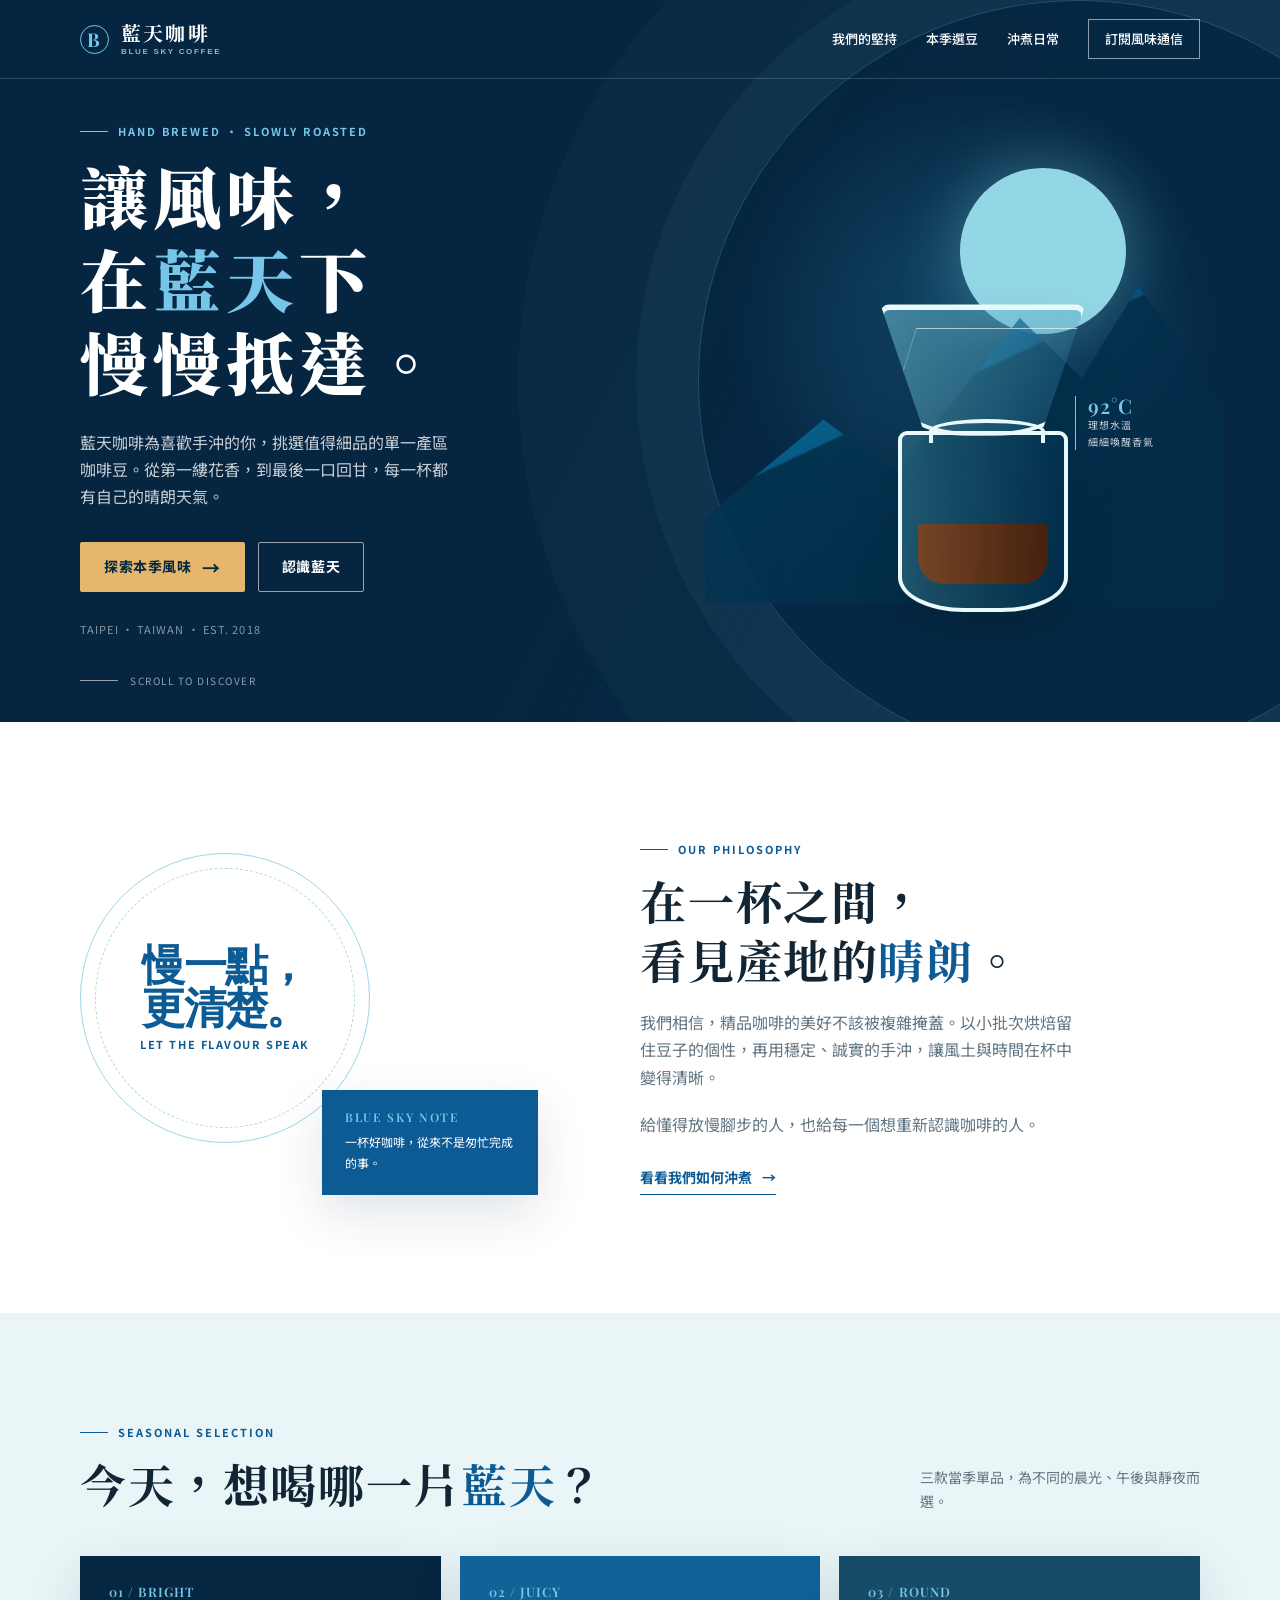
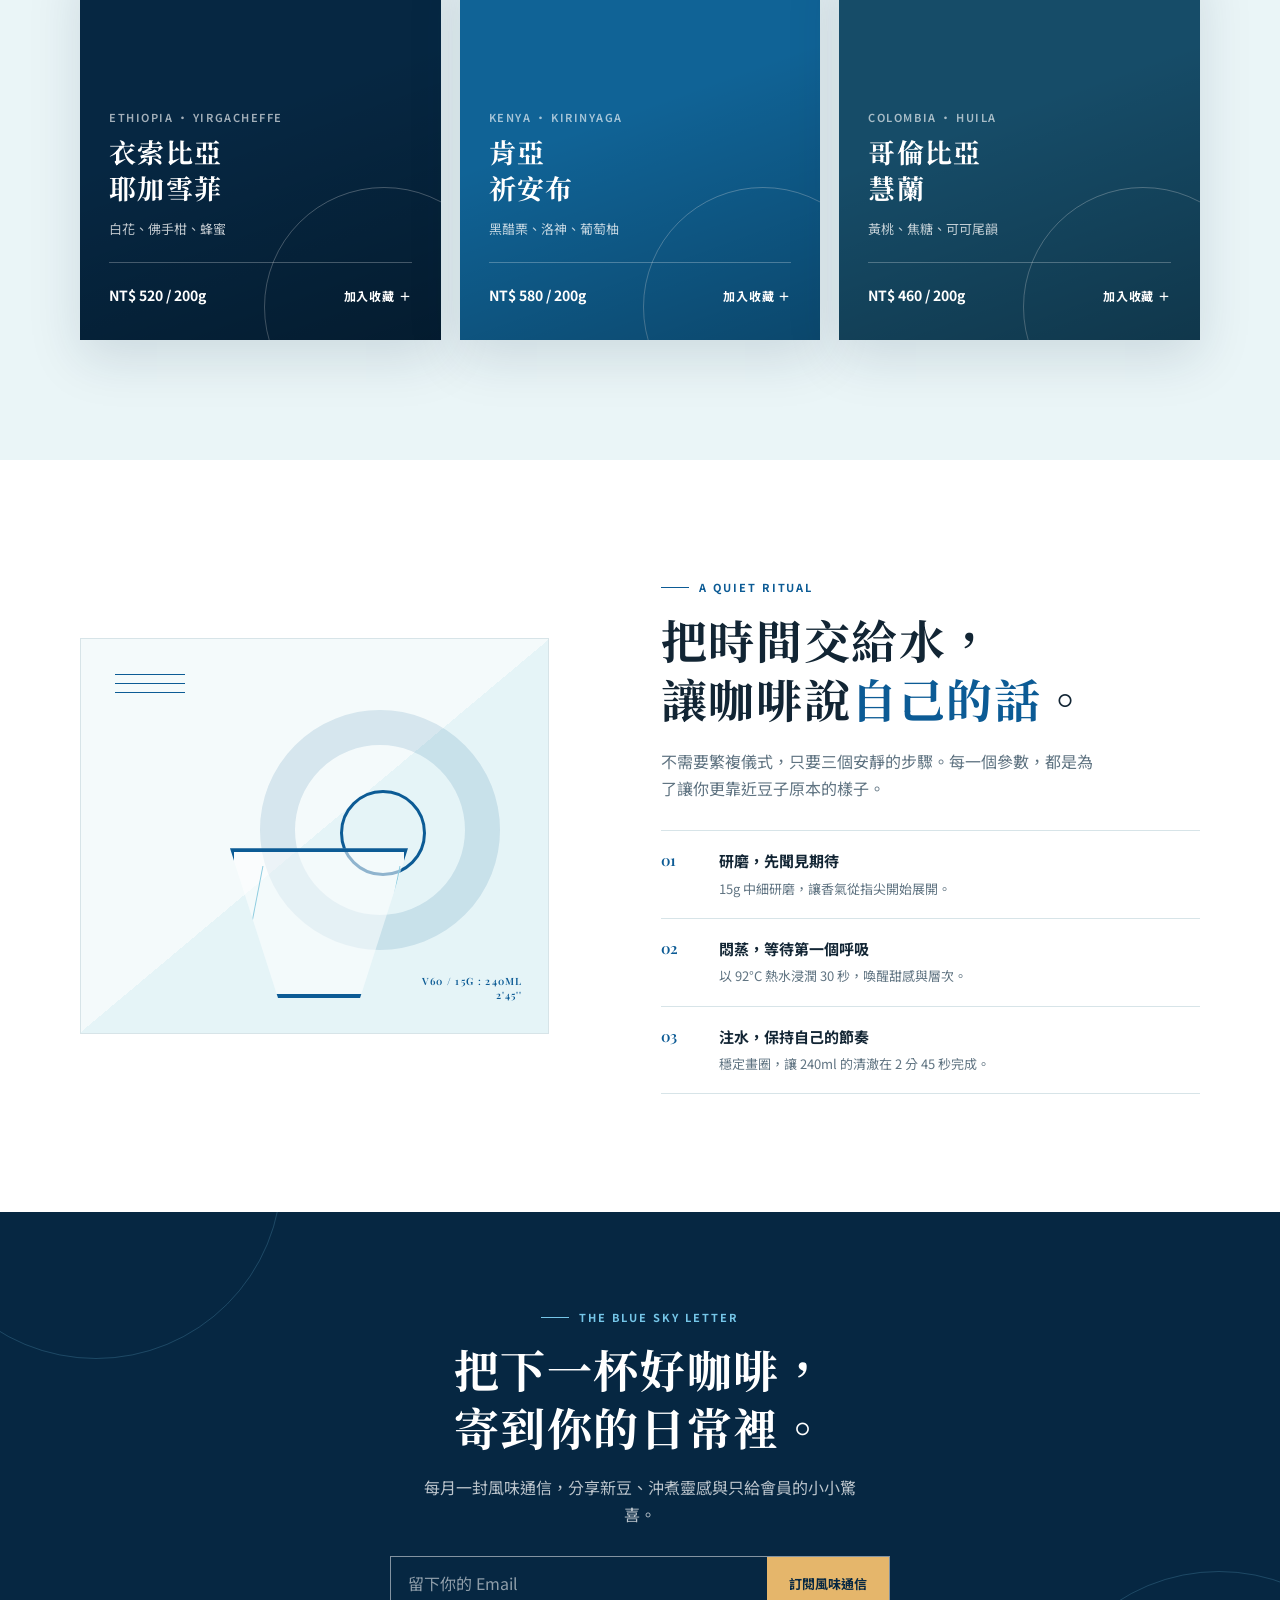
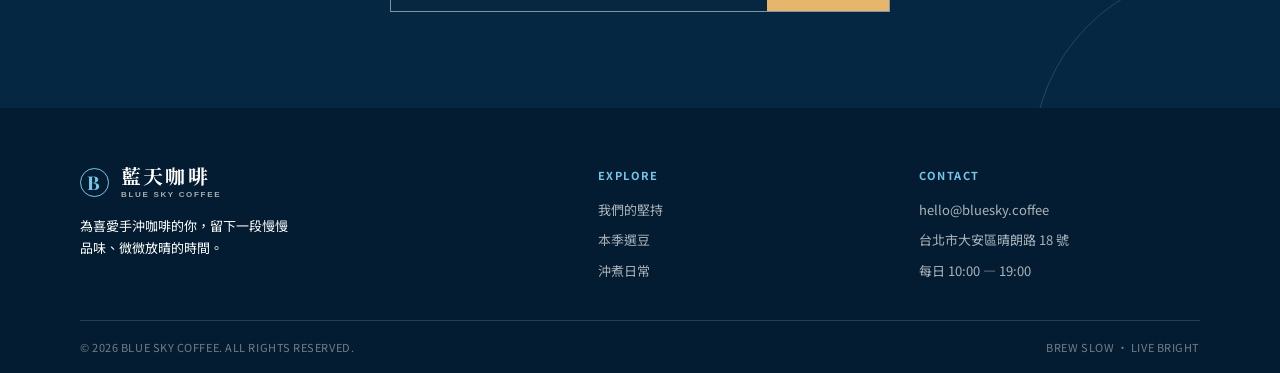
<file: outline/index.html>
<!DOCTYPE html>
<html lang="zh-Hant">
<head>
  <meta charset="UTF-8">
  <meta name="viewport" content="width=device-width, initial-scale=1.0">
  <meta name="description" content="藍天咖啡，為手沖咖啡愛好者挑選當季精品咖啡豆，讓每一杯都清澈、明亮、值得細品。">
  <title>藍天咖啡｜讓風味，慢慢抵達</title>
  <link rel="preconnect" href="https://fonts.googleapis.com">
  <link rel="preconnect" href="https://fonts.gstatic.com" crossorigin>
  <link href="https://fonts.googleapis.com/css2?family=Noto+Sans+TC:wght@400;500;600;700&family=Noto+Serif+TC:wght@500;600;700;900&family=Playfair+Display:ital,wght@0,600;0,700;1,600&display=swap" rel="stylesheet">
  <style>
    :root {
      --navy: #062742;
      --blue: #0c5b95;
      --sky: #75c6e8;
      --mist: #eaf5f7;
      --cream: #fbfaf6;
      --ink: #122534;
      --muted: #607482;
      --line: #d7e4e8;
      --sand: #e5b66b;
      --shadow: 0 18px 50px rgba(6, 39, 66, .13);
    }

    * { box-sizing: border-box; }
    html { scroll-behavior: smooth; }
    body {
      margin: 0;
      color: var(--ink);
      background: var(--cream);
      font-family: "Noto Sans TC", sans-serif;
      font-size: 16px;
      line-height: 1.7;
      -webkit-font-smoothing: antialiased;
    }

    a { color: inherit; text-decoration: none; }
    button, input { font: inherit; }
    button { cursor: pointer; }
    .wrap { width: min(1120px, calc(100% - 48px)); margin: 0 auto; }
    .serif { font-family: "Noto Serif TC", serif; }
    .eyebrow {
      display: flex;
      align-items: center;
      gap: 10px;
      margin: 0 0 13px;
      color: var(--blue);
      font-size: 11px;
      font-weight: 700;
      letter-spacing: .18em;
    }
    .eyebrow::before { content: ""; width: 28px; height: 1px; background: currentColor; }
    .section-title {
      margin: 0;
      font: 700 clamp(30px, 4vw, 46px)/1.28 "Noto Serif TC", serif;
      letter-spacing: .035em;
    }
    .section-title em { color: var(--blue); font-style: normal; }
    .section-copy { max-width: 48ch; margin: 20px 0 0; color: var(--muted); }
    .button {
      display: inline-flex;
      align-items: center;
      justify-content: center;
      gap: 11px;
      min-height: 50px;
      padding: 12px 23px;
      border: 1px solid transparent;
      border-radius: 2px;
      font-size: 14px;
      font-weight: 700;
      letter-spacing: .04em;
      transition: transform .22s ease, box-shadow .22s ease, background .22s ease;
    }
    .button:hover { transform: translateY(-2px); }
    .button:focus-visible, a:focus-visible { outline: 3px solid var(--sky); outline-offset: 4px; }
    .button-primary { color: var(--navy); background: var(--sand); box-shadow: 0 9px 22px rgba(1, 35, 59, .2); }
    .button-primary:hover { background: #f0c77f; }
    .button-outline { color: #fff; border-color: rgba(255,255,255,.58); }
    .button-outline:hover { background: rgba(255,255,255,.1); }
    .arrow { font-size: 18px; line-height: 1; }

    /* Header */
    .site-header {
      position: absolute;
      z-index: 10;
      width: 100%;
      color: #fff;
      border-bottom: 1px solid rgba(255, 255, 255, .16);
    }
    .nav { display: flex; align-items: center; justify-content: space-between; min-height: 78px; }
    .brand { display: flex; align-items: center; gap: 12px; font: 700 20px/1 "Noto Serif TC", serif; letter-spacing: .11em; }
    .brand-mark {
      display: grid;
      width: 29px;
      height: 29px;
      place-items: center;
      border: 1px solid var(--sky);
      border-radius: 50%;
      color: var(--sky);
      font: 700 19px/1 "Playfair Display", serif;
    }
    .brand small { display: block; margin-top: 5px; color: rgba(255,255,255,.64); font: 600 8px/1 sans-serif; letter-spacing: .21em; }
    .nav-links { display: flex; align-items: center; gap: 29px; font-size: 13px; font-weight: 500; }
    .nav-links a { position: relative; padding: 6px 0; }
    .nav-links a:not(.nav-cta)::after { content: ""; position: absolute; right: 0; bottom: 0; left: 0; height: 1px; background: var(--sky); transform: scaleX(0); transform-origin: right; transition: transform .22s; }
    .nav-links a:not(.nav-cta):hover::after { transform: scaleX(1); transform-origin: left; }
    .nav-cta { padding: 8px 16px !important; border: 1px solid rgba(255,255,255,.55); }
    .nav-cta:hover { color: var(--navy); background: #fff; }
    .menu-toggle { display: none; border: 0; color: #fff; background: transparent; }

    /* Hero */
    .hero { position: relative; min-height: 704px; overflow: hidden; color: #fff; background: var(--navy); }
    .hero::before {
      content: "";
      position: absolute;
      inset: 0;
      opacity: .36;
      background: radial-gradient(circle at 76% 45%, rgba(55, 167, 212, .75), transparent 23%), linear-gradient(117deg, rgba(4,25,45,.22) 0 48%, rgba(5,47,78,.82) 78%);
    }
    .hero::after {
      content: "";
      position: absolute;
      top: 0;
      right: -180px;
      width: 760px;
      height: 760px;
      border: 1px solid rgba(153,220,240,.22);
      border-radius: 50%;
      box-shadow: 0 0 0 62px rgba(153,220,240,.045), 0 0 0 180px rgba(153,220,240,.025);
    }
    .hero-grid { position: relative; z-index: 1; display: grid; grid-template-columns: 1.02fr .98fr; gap: 45px; align-items: center; min-height: 704px; padding: 122px 0 72px; }
    .hero .eyebrow { color: var(--sky); }
    .hero-title { max-width: 13ch; margin: 0; font: 900 clamp(42px, 5.5vw, 68px)/1.22 "Noto Serif TC", serif; letter-spacing: .075em; }
    .hero-title .blue { color: var(--sky); }
    .hero-lede { max-width: 42ch; margin: 26px 0 32px; color: rgba(255,255,255,.78); font-size: 16px; }
    .hero-actions { display: flex; flex-wrap: wrap; gap: 13px; }
    .hero-note { margin-top: 28px; color: rgba(255,255,255,.52); font-size: 11px; letter-spacing: .1em; }
    .hero-art { position: relative; min-height: 453px; }
    .sun { position: absolute; top: 2%; right: 14%; width: 166px; height: 166px; border-radius: 50%; background: #93d6e6; box-shadow: 0 0 65px rgba(145,215,233,.36); }
    .mountain { position: absolute; right: -4%; bottom: 2%; width: 98%; height: 70%; clip-path: polygon(0 73%, 23% 42%, 37% 59%, 61% 10%, 73% 29%, 84% 0, 100% 37%, 100% 100%, 0 100%); background: linear-gradient(135deg, #0b7eac, #06446f 70%); opacity: .85; }
    .mountain::after { content: ""; position: absolute; inset: 0; background: linear-gradient(155deg, transparent 38%, rgba(2,35,58,.72) 38.5% 100%); }
    .coffee-vessel { position: absolute; z-index: 2; right: 17%; bottom: 0; width: 255px; filter: drop-shadow(0 22px 21px rgba(0,0,0,.23)); }
    .dripper { position: relative; width: 205px; height: 132px; margin: 0 auto -5px; border: 4px solid #e9f8fa; border-top-width: 6px; border-radius: 10px 10px 44% 44%; background: linear-gradient(115deg, rgba(123,206,225,.5), rgba(26,118,161,.23)); clip-path: polygon(0 0,100% 0,78% 100%,22% 100%); }
    .dripper::after { content: ""; position: absolute; inset: 18px 16px 0; border-top: 1px solid rgba(255,255,255,.6); border-left: 1px solid rgba(255,255,255,.25); transform: skewX(-17deg); }
    .carafe { position: relative; width: 170px; height: 181px; margin: 0 auto; border: 4px solid #e9f8fa; border-radius: 9px 9px 39% 39% / 9px 9px 19% 19%; background: linear-gradient(90deg, rgba(110,211,229,.26), rgba(1,52,87,.52)); }
    .carafe::before { content: ""; position: absolute; top: -16px; left: 27px; width: 108px; height: 20px; border: 4px solid #e9f8fa; border-bottom: 0; border-radius: 50% 50% 0 0; }
    .carafe::after { content: ""; position: absolute; right: 16px; bottom: 24px; left: 16px; height: 60px; border-radius: 3px 3px 26px 26px; background: linear-gradient(90deg, rgba(133,67,26,.84), rgba(76,33,9,.92)); }
    .art-label { position: absolute; z-index: 3; top: 50%; right: 2%; width: 114px; padding-left: 12px; border-left: 1px solid var(--sky); color: rgba(255,255,255,.78); font-size: 10px; line-height: 1.7; letter-spacing: .1em; }
    .art-label strong { display: block; color: var(--sky); font: 600 20px/1 "Playfair Display", serif; }
    .scroll-line { position: absolute; bottom: 23px; left: max(24px, calc((100% - 1120px) / 2)); z-index: 2; display: flex; align-items: center; gap: 12px; color: rgba(255,255,255,.56); font-size: 10px; letter-spacing: .15em; }
    .scroll-line::before { content: ""; width: 38px; height: 1px; background: currentColor; }

    /* Intro */
    .intro { padding: 118px 0; background: #fff; }
    .intro-grid { display: grid; grid-template-columns: .9fr 1.1fr; gap: clamp(45px, 8vw, 105px); align-items: center; }
    .intro-stamp { position: relative; min-height: 355px; }
    .stamp-circle { position: absolute; inset: 13px auto auto 0; display: grid; width: 290px; height: 290px; place-items: center; border: 1px solid #9dd7e7; border-radius: 50%; color: var(--blue); text-align: center; }
    .stamp-circle::before { content: ""; position: absolute; inset: 14px; border: 1px dashed #a5d9e6; border-radius: 50%; }
    .stamp-circle strong { display: block; font: 700 43px/1 "Playfair Display", serif; letter-spacing: -.04em; }
    .stamp-circle span { display: block; margin-top: 8px; font-size: 11px; font-weight: 700; letter-spacing: .14em; }
    .stamp-card { position: absolute; right: 0; bottom: 0; width: 216px; padding: 21px 23px; color: #fff; background: var(--blue); box-shadow: var(--shadow); }
    .stamp-card p { margin: 0; font-size: 12px; line-height: 1.8; }
    .stamp-card b { display: block; margin-bottom: 8px; color: var(--sky); font: 600 12px/1 "Playfair Display", serif; letter-spacing: .14em; }
    .intro .section-copy { font-size: 16px; }
    .intro-link { display: inline-flex; gap: 10px; margin-top: 28px; padding-bottom: 4px; border-bottom: 1px solid var(--blue); color: var(--blue); font-size: 14px; font-weight: 700; }

    /* Coffees */
    .coffee-section { padding: 110px 0 120px; background: var(--mist); }
    .section-head { display: flex; align-items: end; justify-content: space-between; gap: 30px; margin-bottom: 43px; }
    .section-head .section-copy { max-width: 35ch; margin: 0; font-size: 14px; }
    .coffee-grid { display: grid; grid-template-columns: repeat(3, 1fr); gap: 19px; }
    .coffee-card { position: relative; min-height: 384px; overflow: hidden; color: #fff; background: var(--navy); box-shadow: var(--shadow); }
    .coffee-card::before { content: ""; position: absolute; right: -63px; bottom: -87px; width: 238px; height: 238px; border: 1px solid rgba(255,255,255,.29); border-radius: 50%; }
    .coffee-card::after { content: ""; position: absolute; top: 0; right: 0; bottom: 0; left: 0; background: linear-gradient(160deg, transparent 42%, rgba(0,0,0,.28)); pointer-events: none; }
    .coffee-card:nth-child(2) { background: #106396; }
    .coffee-card:nth-child(3) { background: #164c68; }
    .coffee-content { position: relative; z-index: 1; display: flex; flex-direction: column; min-height: 384px; padding: 29px; }
    .coffee-number { color: var(--sky); font: 600 13px/1 "Playfair Display", serif; letter-spacing: .08em; }
    .coffee-origin { margin: auto 0 7px; color: rgba(255,255,255,.63); font-size: 11px; font-weight: 600; letter-spacing: .14em; }
    .coffee-card h3 { margin: 0; font: 700 27px/1.35 "Noto Serif TC", serif; letter-spacing: .05em; }
    .coffee-notes { margin: 11px 0 22px; color: rgba(255,255,255,.75); font-size: 13px; }
    .coffee-bottom { display: flex; align-items: center; justify-content: space-between; padding-top: 18px; border-top: 1px solid rgba(255,255,255,.25); }
    .price { font-size: 14px; font-weight: 700; }
    .add-button { padding: 5px 0; border: 0; color: #fff; background: none; font-size: 12px; font-weight: 700; letter-spacing: .07em; }
    .add-button:hover { color: var(--sand); }

    /* Brew process */
    .brew { overflow: hidden; padding: 118px 0; background: #fff; }
    .brew-grid { display: grid; grid-template-columns: .93fr 1.07fr; gap: clamp(44px, 9vw, 112px); align-items: center; }
    .brew-visual { position: relative; min-height: 396px; border: 1px solid var(--line); background: linear-gradient(140deg, #f4fafb 0 50%, #e5f4f7 50%); }
    .brew-visual::before { content: ""; position: absolute; top: 35px; left: 34px; width: 70px; height: 1px; background: var(--blue); box-shadow: 0 9px 0 var(--blue), 0 18px 0 var(--blue); }
    .pour-ring { position: absolute; top: 71px; right: 48px; width: 240px; height: 240px; border: 35px solid rgba(12,91,149,.13); border-radius: 50%; }
    .pour-ring::after { content: ""; position: absolute; top: 45px; left: 45px; width: 80px; height: 80px; border: 3px solid var(--blue); border-radius: 50%; }
    .brew-v60 { position: absolute; bottom: 35px; left: 51%; width: 178px; height: 150px; border: 4px solid var(--blue); background: rgba(255,255,255,.54); clip-path: polygon(0 0,100% 0,73% 100%,27% 100%); transform: translateX(-50%); }
    .brew-v60::before { content: ""; position: absolute; top: 14px; right: 16px; bottom: 0; left: 16px; border-left: 1px solid #8dcce0; border-right: 1px solid #8dcce0; transform: skewX(-11deg); }
    .brew-caption { position: absolute; right: 25px; bottom: 21px; color: var(--blue); font: 600 10px/1.4 "Playfair Display", serif; letter-spacing: .13em; text-align: right; }
    .brew-steps { display: grid; gap: 0; margin: 28px 0 0; padding: 0; list-style: none; }
    .brew-steps li { display: grid; grid-template-columns: 43px 1fr; gap: 15px; padding: 17px 0; border-top: 1px solid var(--line); }
    .brew-steps li:last-child { border-bottom: 1px solid var(--line); }
    .step-no { color: var(--blue); font: 600 15px/1.7 "Playfair Display", serif; }
    .step-copy b { display: block; font-size: 15px; }
    .step-copy span { color: var(--muted); font-size: 13px; }

    /* CTA and Footer */
    .visit { position: relative; overflow: hidden; padding: 96px 0; color: #fff; background: var(--navy); text-align: center; }
    .visit::before, .visit::after { content: ""; position: absolute; width: 370px; height: 370px; border: 1px solid rgba(117,198,232,.21); border-radius: 50%; }
    .visit::before { top: -225px; left: -90px; }
    .visit::after { right: -125px; bottom: -235px; }
    .visit .wrap { position: relative; z-index: 1; }
    .visit .eyebrow { justify-content: center; color: var(--sky); }
    .visit .section-title { font-size: clamp(30px, 4vw, 45px); }
    .visit p:not(.eyebrow) { max-width: 48ch; margin: 19px auto 28px; color: rgba(255,255,255,.73); }
    .subscribe { display: flex; max-width: 500px; margin: 0 auto; border: 1px solid rgba(255,255,255,.5); }
    .subscribe input { min-width: 0; flex: 1; padding: 13px 17px; border: 0; outline: none; color: #fff; background: transparent; }
    .subscribe input::placeholder { color: rgba(255,255,255,.55); }
    .subscribe button { padding: 0 22px; border: 0; color: var(--navy); background: var(--sand); font-size: 13px; font-weight: 700; white-space: nowrap; }
    .subscribe button:hover { background: #f0c77f; }
    footer { color: rgba(255,255,255,.67); background: #031c31; }
    .footer-top { display: grid; grid-template-columns: 1.7fr 1fr 1fr; gap: 40px; padding: 58px 0 38px; }
    .footer-brand { color: #fff; }
    .footer-brand p { max-width: 31ch; margin: 16px 0 0; font-size: 13px; }
    .footer-heading { margin: 0 0 15px; color: var(--sky); font-size: 11px; font-weight: 700; letter-spacing: .14em; }
    .footer-list { margin: 0; padding: 0; list-style: none; font-size: 13px; }
    .footer-list li + li { margin-top: 8px; }
    .footer-list a:hover { color: #fff; }
    .footer-bottom { display: flex; justify-content: space-between; gap: 24px; padding: 17px 0; border-top: 1px solid rgba(255,255,255,.14); color: rgba(255,255,255,.43); font-size: 11px; letter-spacing: .05em; }

    .toast { position: fixed; right: 22px; bottom: 22px; z-index: 20; max-width: min(330px, calc(100% - 44px)); padding: 13px 18px; border-left: 3px solid var(--sand); color: #fff; background: var(--navy); box-shadow: var(--shadow); opacity: 0; pointer-events: none; transform: translateY(12px); transition: opacity .25s, transform .25s; font-size: 13px; }
    .toast.show { opacity: 1; transform: translateY(0); }

    .reveal { opacity: 0; transform: translateY(18px); transition: opacity .65s ease, transform .65s ease; }
    .reveal.visible { opacity: 1; transform: translateY(0); }

    @media (max-width: 820px) {
      .nav { min-height: 68px; }
      .menu-toggle { display: block; width: 42px; height: 42px; font-size: 23px; }
      .nav-links { position: absolute; top: 68px; right: 0; left: 0; display: grid; gap: 0; max-height: 0; overflow: hidden; background: #05233c; transition: max-height .27s ease; }
      .nav-links.open { max-height: 300px; border-top: 1px solid rgba(255,255,255,.12); }
      .nav-links a { padding: 13px 24px; border-bottom: 1px solid rgba(255,255,255,.09); }
      .nav-links .nav-cta { margin: 11px 24px; text-align: center; }
      .hero, .hero-grid { min-height: 710px; }
      .hero-grid { grid-template-columns: 1fr; padding-top: 115px; }
      .hero-art { min-height: 278px; margin-top: -35px; }
      .sun { right: 14%; width: 114px; height: 114px; }
      .mountain { width: 82%; height: 92%; }
      .coffee-vessel { right: 15%; transform: scale(.72); transform-origin: bottom right; }
      .art-label { top: 44%; right: 1%; }
      .intro-grid, .brew-grid { grid-template-columns: 1fr; }
      .intro-stamp { max-width: 510px; width: 100%; }
      .coffee-grid { grid-template-columns: 1fr 1fr; }
      .coffee-card:last-child { grid-column: span 2; }
      .footer-top { grid-template-columns: 1.4fr 1fr; }
      .footer-brand { grid-column: span 2; }
    }

    @media (max-width: 560px) {
      .wrap { width: min(100% - 34px, 1120px); }
      .hero, .hero-grid { min-height: 680px; }
      .hero-grid { padding-top: 100px; padding-bottom: 48px; }
      .hero-title { font-size: 40px; }
      .hero-lede { margin: 18px 0 23px; font-size: 14px; }
      .hero-art { min-height: 240px; }
      .art-label { display: none; }
      .scroll-line { bottom: 12px; left: 17px; }
      .intro, .coffee-section, .brew { padding: 76px 0; }
      .stamp-circle { width: 245px; height: 245px; }
      .stamp-card { width: 185px; padding: 16px; }
      .section-head { display: block; }
      .section-head .section-copy { margin-top: 15px; }
      .coffee-grid { grid-template-columns: 1fr; }
      .coffee-card, .coffee-card:last-child { grid-column: auto; min-height: 330px; }
      .coffee-content { min-height: 330px; }
      .brew-visual { min-height: 310px; }
      .pour-ring { top: 48px; right: 25px; width: 190px; height: 190px; border-width: 27px; }
      .visit { padding: 76px 0; }
      .subscribe { display: block; border: 0; }
      .subscribe input { width: 100%; border: 1px solid rgba(255,255,255,.5); }
      .subscribe button { width: 100%; min-height: 48px; margin-top: 9px; }
      .footer-top { grid-template-columns: 1fr; gap: 30px; }
      .footer-brand { grid-column: auto; }
      .footer-bottom { display: block; }
      .footer-bottom span + span { display: block; margin-top: 6px; }
    }

    @media (prefers-reduced-motion: reduce) {
      html { scroll-behavior: auto; }
      *, *::before, *::after { transition-duration: .01ms !important; animation-duration: .01ms !important; }
      .reveal { opacity: 1; transform: none; }
    }
  </style>
</head>
<body>
  <header class="site-header" id="top">
    <nav class="nav wrap" aria-label="主要導覽">
      <a class="brand" href="#top" aria-label="回到藍天咖啡首頁">
        <span class="brand-mark">B</span>
        <span>藍天咖啡<small>BLUE SKY COFFEE</small></span>
      </a>
      <button class="menu-toggle" type="button" aria-label="開啟導覽選單" aria-expanded="false" aria-controls="navLinks">☰</button>
      <div class="nav-links" id="navLinks">
        <a href="#story">我們的堅持</a>
        <a href="#coffee">本季選豆</a>
        <a href="#brew">沖煮日常</a>
        <a class="nav-cta" href="#visit">訂閱風味通信</a>
      </div>
    </nav>
  </header>

  <main>
    <section class="hero" aria-labelledby="heroTitle">
      <div class="hero-grid wrap">
        <div class="reveal">
          <p class="eyebrow">HAND BREWED · SLOWLY ROASTED</p>
          <h1 class="hero-title" id="heroTitle">讓風味，<br>在<span class="blue">藍天</span>下<br>慢慢抵達。</h1>
          <p class="hero-lede">藍天咖啡為喜歡手沖的你，挑選值得細品的單一產區咖啡豆。從第一縷花香，到最後一口回甘，每一杯都有自己的晴朗天氣。</p>
          <div class="hero-actions">
            <a class="button button-primary" href="#coffee">探索本季風味 <span class="arrow">→</span></a>
            <a class="button button-outline" href="#story">認識藍天</a>
          </div>
          <p class="hero-note">TAIPEI · TAIWAN · EST. 2018</p>
        </div>
        <div class="hero-art" aria-hidden="true">
          <div class="sun"></div>
          <div class="mountain"></div>
          <div class="coffee-vessel"><div class="dripper"></div><div class="carafe"></div></div>
          <p class="art-label"><strong>92°C</strong>理想水溫<br>細細喚醒香氣</p>
        </div>
      </div>
      <p class="scroll-line">SCROLL TO DISCOVER</p>
    </section>

    <section class="intro" id="story" aria-labelledby="storyTitle">
      <div class="intro-grid wrap">
        <div class="intro-stamp reveal" aria-hidden="true">
          <div class="stamp-circle"><div><strong>慢一點，<br>更清楚。</strong><span>LET THE FLAVOUR SPEAK</span></div></div>
          <div class="stamp-card"><b>BLUE SKY NOTE</b><p>一杯好咖啡，從來不是匆忙完成的事。</p></div>
        </div>
        <div class="reveal">
          <p class="eyebrow">OUR PHILOSOPHY</p>
          <h2 class="section-title" id="storyTitle">在一杯之間，<br>看見產地的<em>晴朗</em>。</h2>
          <p class="section-copy">我們相信，精品咖啡的美好不該被複雜掩蓋。以小批次烘焙留住豆子的個性，再用穩定、誠實的手沖，讓風土與時間在杯中變得清晰。</p>
          <p class="section-copy">給懂得放慢腳步的人，也給每一個想重新認識咖啡的人。</p>
          <a class="intro-link" href="#brew">看看我們如何沖煮 <span>→</span></a>
        </div>
      </div>
    </section>

    <section class="coffee-section" id="coffee" aria-labelledby="coffeeTitle">
      <div class="wrap">
        <div class="section-head reveal">
          <div><p class="eyebrow">SEASONAL SELECTION</p><h2 class="section-title" id="coffeeTitle">今天，想喝哪一片<em>藍天</em>？</h2></div>
          <p class="section-copy">三款當季單品，為不同的晨光、午後與靜夜而選。</p>
        </div>
        <div class="coffee-grid">
          <article class="coffee-card reveal">
            <div class="coffee-content">
              <span class="coffee-number">01 / BRIGHT</span>
              <p class="coffee-origin">ETHIOPIA · YIRGACHEFFE</p>
              <h3>衣索比亞<br>耶加雪菲</h3>
              <p class="coffee-notes">白花、佛手柑、蜂蜜</p>
              <div class="coffee-bottom"><span class="price">NT$ 520 / 200g</span><button class="add-button" type="button" data-coffee="衣索比亞・耶加雪菲">加入收藏 ＋</button></div>
            </div>
          </article>
          <article class="coffee-card reveal">
            <div class="coffee-content">
              <span class="coffee-number">02 / JUICY</span>
              <p class="coffee-origin">KENYA · KIRINYAGA</p>
              <h3>肯亞<br>祈安布</h3>
              <p class="coffee-notes">黑醋栗、洛神、葡萄柚</p>
              <div class="coffee-bottom"><span class="price">NT$ 580 / 200g</span><button class="add-button" type="button" data-coffee="肯亞・祈安布">加入收藏 ＋</button></div>
            </div>
          </article>
          <article class="coffee-card reveal">
            <div class="coffee-content">
              <span class="coffee-number">03 / ROUND</span>
              <p class="coffee-origin">COLOMBIA · HUILA</p>
              <h3>哥倫比亞<br>慧蘭</h3>
              <p class="coffee-notes">黃桃、焦糖、可可尾韻</p>
              <div class="coffee-bottom"><span class="price">NT$ 460 / 200g</span><button class="add-button" type="button" data-coffee="哥倫比亞・慧蘭">加入收藏 ＋</button></div>
            </div>
          </article>
        </div>
      </div>
    </section>

    <section class="brew" id="brew" aria-labelledby="brewTitle">
      <div class="brew-grid wrap">
        <div class="brew-visual reveal" aria-hidden="true">
          <div class="pour-ring"></div><div class="brew-v60"></div><p class="brew-caption">V60 / 15G : 240ML<br>2'45''</p>
        </div>
        <div class="reveal">
          <p class="eyebrow">A QUIET RITUAL</p>
          <h2 class="section-title" id="brewTitle">把時間交給水，<br>讓咖啡說<em>自己的話</em>。</h2>
          <p class="section-copy">不需要繁複儀式，只要三個安靜的步驟。每一個參數，都是為了讓你更靠近豆子原本的樣子。</p>
          <ol class="brew-steps">
            <li><span class="step-no">01</span><span class="step-copy"><b>研磨，先聞見期待</b><span>15g 中細研磨，讓香氣從指尖開始展開。</span></span></li>
            <li><span class="step-no">02</span><span class="step-copy"><b>悶蒸，等待第一個呼吸</b><span>以 92°C 熱水浸潤 30 秒，喚醒甜感與層次。</span></span></li>
            <li><span class="step-no">03</span><span class="step-copy"><b>注水，保持自己的節奏</b><span>穩定畫圈，讓 240ml 的清澈在 2 分 45 秒完成。</span></span></li>
          </ol>
        </div>
      </div>
    </section>

    <section class="visit" id="visit" aria-labelledby="visitTitle">
      <div class="wrap reveal">
        <p class="eyebrow">THE BLUE SKY LETTER</p>
        <h2 class="section-title" id="visitTitle">把下一杯好咖啡，<br>寄到你的日常裡。</h2>
        <p>每月一封風味通信，分享新豆、沖煮靈感與只給會員的小小驚喜。</p>
        <form class="subscribe" id="subscribeForm">
          <input type="email" aria-label="電子郵件地址" placeholder="留下你的 Email" required>
          <button type="submit">訂閱風味通信</button>
        </form>
      </div>
    </section>
  </main>

  <footer>
    <div class="footer-top wrap">
      <div class="footer-brand"><a class="brand" href="#top"><span class="brand-mark">B</span><span>藍天咖啡<small>BLUE SKY COFFEE</small></span></a><p>為喜愛手沖咖啡的你，留下一段慢慢品味、微微放晴的時間。</p></div>
      <div><p class="footer-heading">EXPLORE</p><ul class="footer-list"><li><a href="#story">我們的堅持</a></li><li><a href="#coffee">本季選豆</a></li><li><a href="#brew">沖煮日常</a></li></ul></div>
      <div><p class="footer-heading">CONTACT</p><ul class="footer-list"><li><a href="mailto:hello@bluesky.coffee">hello@bluesky.coffee</a></li><li>台北市大安區晴朗路 18 號</li><li>每日 10:00 — 19:00</li></ul></div>
    </div>
    <div class="footer-bottom wrap"><span>© 2026 BLUE SKY COFFEE. ALL RIGHTS RESERVED.</span><span>BREW SLOW · LIVE BRIGHT</span></div>
  </footer>

  <div class="toast" id="toast" role="status" aria-live="polite"></div>
  <script>
    const menuToggle = document.querySelector('.menu-toggle');
    const navLinks = document.getElementById('navLinks');
    menuToggle.addEventListener('click', () => {
      const open = navLinks.classList.toggle('open');
      menuToggle.setAttribute('aria-expanded', open);
      menuToggle.setAttribute('aria-label', open ? '關閉導覽選單' : '開啟導覽選單');
      menuToggle.textContent = open ? '×' : '☰';
    });
    navLinks.querySelectorAll('a').forEach(link => link.addEventListener('click', () => {
      navLinks.classList.remove('open');
      menuToggle.setAttribute('aria-expanded', 'false');
      menuToggle.setAttribute('aria-label', '開啟導覽選單');
      menuToggle.textContent = '☰';
    }));

    const toast = document.getElementById('toast');
    let toastTimer;
    function showToast(message) {
      window.clearTimeout(toastTimer);
      toast.textContent = message;
      toast.classList.add('show');
      toastTimer = window.setTimeout(() => toast.classList.remove('show'), 2600);
    }
    document.querySelectorAll('[data-coffee]').forEach(button => button.addEventListener('click', () => {
      showToast(`已將「${button.dataset.coffee}」加入你的收藏。`);
    }));
    document.getElementById('subscribeForm').addEventListener('submit', event => {
      event.preventDefault();
      event.currentTarget.reset();
      showToast('謝謝訂閱，下一封晴朗的風味通信即將寄出。');
    });

    const reducedMotion = window.matchMedia('(prefers-reduced-motion: reduce)').matches;
    const revealItems = document.querySelectorAll('.reveal');
    if (reducedMotion || !('IntersectionObserver' in window)) {
      revealItems.forEach(item => item.classList.add('visible'));
    } else {
      const observer = new IntersectionObserver(entries => {
        entries.forEach(entry => {
          if (entry.isIntersecting) {
            entry.target.classList.add('visible');
            observer.unobserve(entry.target);
          }
        });
      }, { threshold: .12 });
      revealItems.forEach(item => observer.observe(item));
    }
  </script>
</body>
</html>
</file>
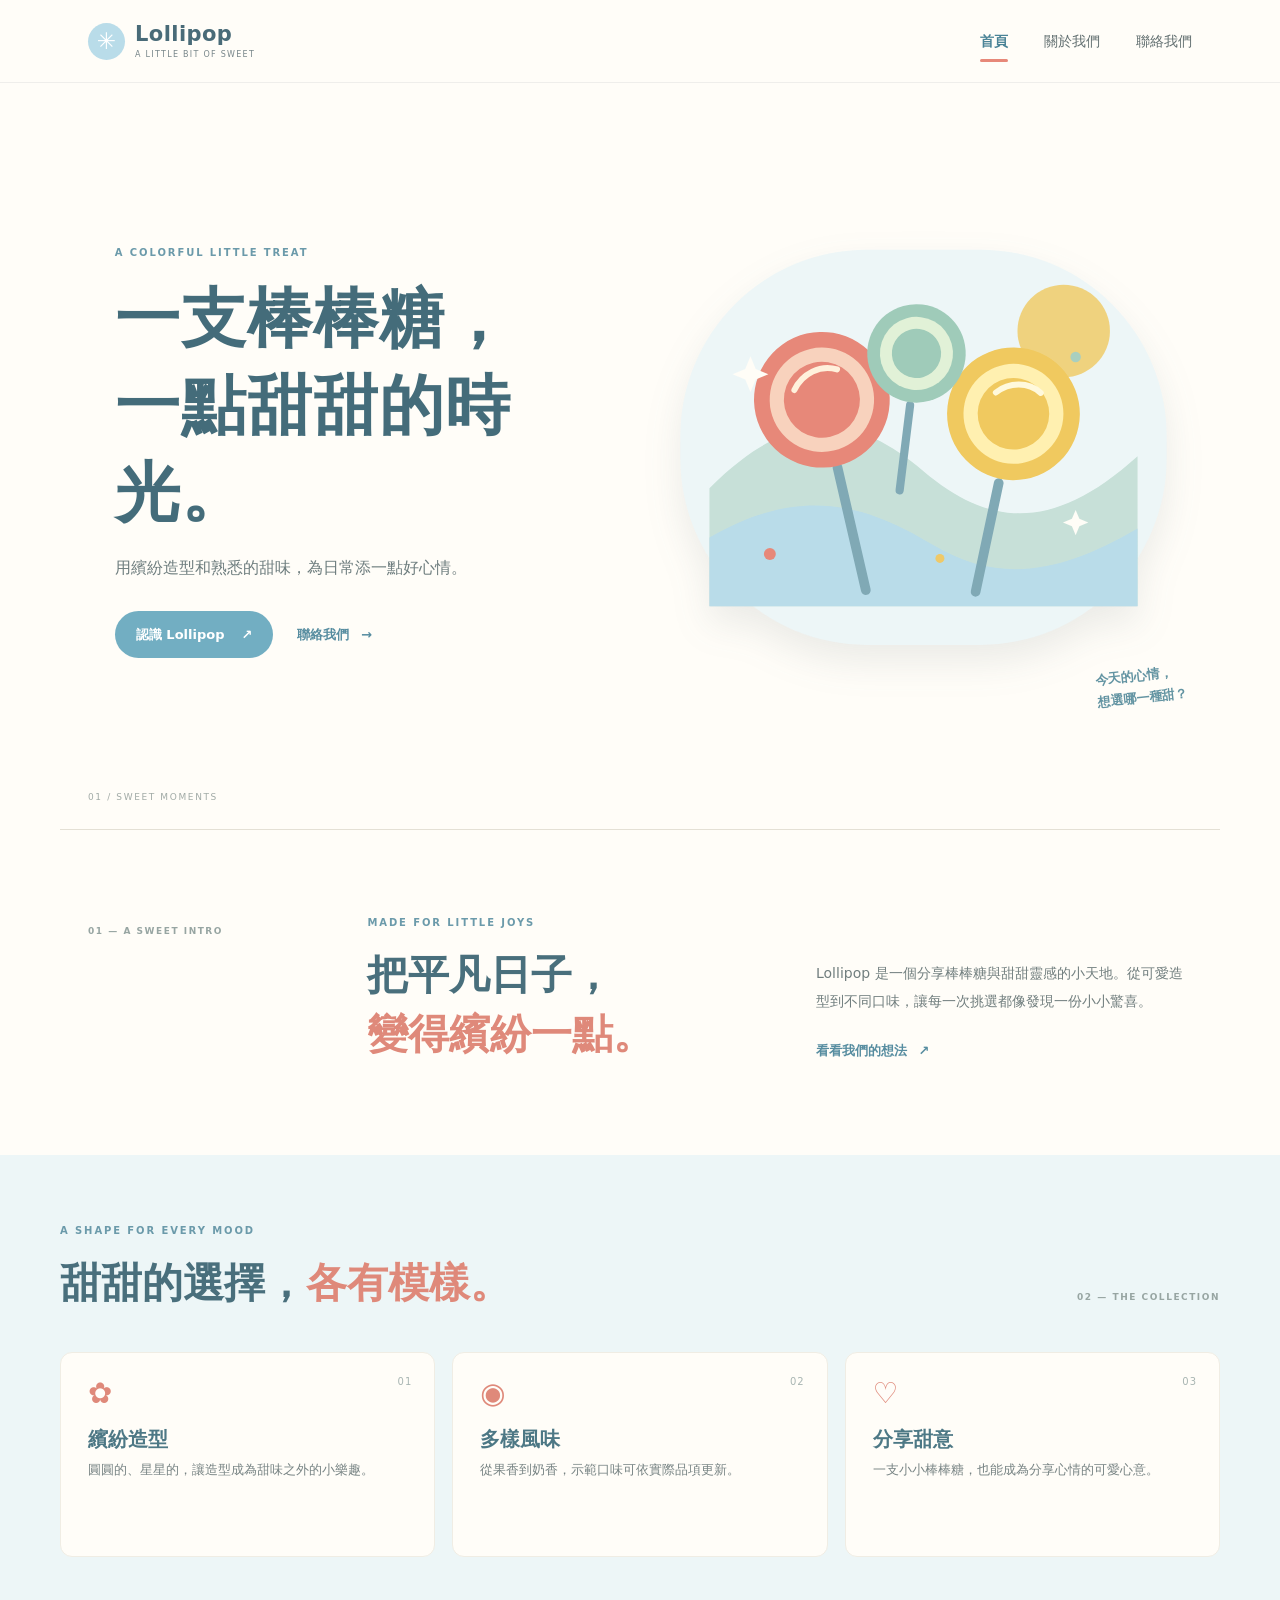
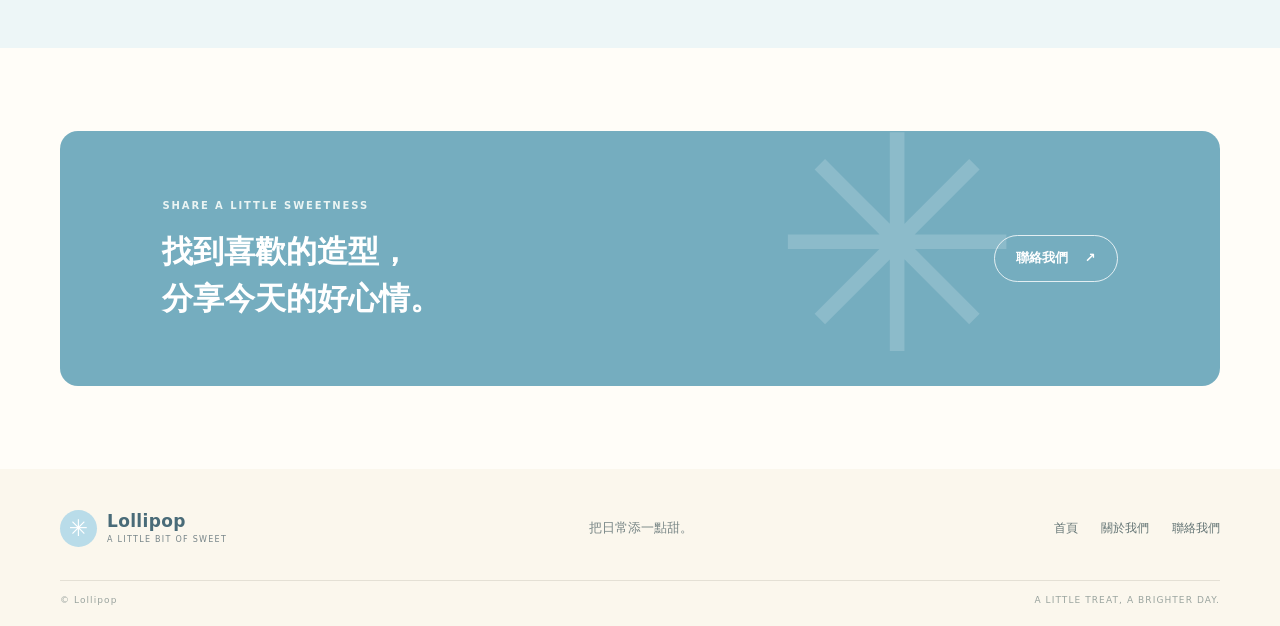
<file: pages/index.html>
﻿<!doctype html>
<html lang="zh-Hant">
<head><meta charset="utf-8"><meta name="viewport" content="width=device-width, initial-scale=1"><meta name="description" content="Lollipop 棒棒糖，收藏繽紛造型與甜甜滋味。"><title>Lollipop｜把日常添一點甜</title><link rel="stylesheet" href="assets/css/site.css"><script src="assets/js/site.js" defer></script></head>
<body><a class="skip-link" href="#main">跳至主要內容</a>
<header class="site-header"><div class="nav-wrap"><a class="brand" href="index.html" aria-label="Lollipop 首頁"><span class="brand-mark" aria-hidden="true">✳</span><span>Lollipop<small>A LITTLE BIT OF SWEET</small></span></a><button class="menu-toggle" type="button" aria-expanded="false" aria-controls="primary-nav" aria-label="開啟選單"><span></span><span></span><span></span></button><nav class="primary-nav" id="primary-nav" aria-label="主要導覽"><a href="index.html" aria-current="page">首頁</a><a href="about.html">關於我們</a><a href="contact.html">聯絡我們</a></nav></div></header>
<main id="main"><section class="hero"><div class="hero-copy"><p class="eyebrow">A COLORFUL LITTLE TREAT</p><h1>一支棒棒糖，<br>一點甜甜的時光。</h1><p class="hero-lead">用繽紛造型和熟悉的甜味，為日常添一點好心情。</p><div class="button-row"><a class="button button-primary" href="about.html">認識 Lollipop <span aria-hidden="true">↗</span></a><a class="text-link" href="contact.html">聯絡我們 <span aria-hidden="true">→</span></a></div></div><div class="hero-art"><img src="assets/images/lollipop-scene.svg" alt="繽紛的草莓、檸檬與薄荷色棒棒糖插畫" width="720" height="600"><span class="art-note">今天的心情，<br>想選哪一種甜？</span></div><span class="hero-index" aria-hidden="true">01 / SWEET MOMENTS</span></section>
<section class="intro section-shell"><div class="section-label">01 — A SWEET INTRO</div><div><p class="eyebrow">MADE FOR LITTLE JOYS</p><h2>把平凡日子，<br><em>變得繽紛一點。</em></h2></div><div class="intro-copy"><p>Lollipop 是一個分享棒棒糖與甜甜靈感的小天地。從可愛造型到不同口味，讓每一次挑選都像發現一份小小驚喜。</p><a class="arrow-link" href="about.html">看看我們的想法 <span aria-hidden="true">↗</span></a></div></section>
<section class="features section-shell"><div class="section-heading"><div><p class="eyebrow">A SHAPE FOR EVERY MOOD</p><h2>甜甜的選擇，<em>各有模樣。</em></h2></div><span class="section-label">02 — THE COLLECTION</span></div><div class="feature-grid"><article class="feature-card"><span class="feature-number">01</span><span class="feature-icon" aria-hidden="true">✿</span><h3>繽紛造型</h3><p>圓圓的、星星的，讓造型成為甜味之外的小樂趣。</p></article><article class="feature-card"><span class="feature-number">02</span><span class="feature-icon" aria-hidden="true">◉</span><h3>多樣風味</h3><p>從果香到奶香，示範口味可依實際品項更新。</p></article><article class="feature-card"><span class="feature-number">03</span><span class="feature-icon" aria-hidden="true">♡</span><h3>分享甜意</h3><p>一支小小棒棒糖，也能成為分享心情的可愛心意。</p></article></div></section>
<section class="closing-banner"><div><p class="eyebrow">SHARE A LITTLE SWEETNESS</p><h2>找到喜歡的造型，<br>分享今天的好心情。</h2></div><a class="button button-outline" href="contact.html">聯絡我們 <span aria-hidden="true">↗</span></a><span class="banner-sparkle" aria-hidden="true">✳</span></section></main>
<footer class="site-footer"><div class="footer-main"><a class="brand brand-footer" href="index.html"><span class="brand-mark" aria-hidden="true">✳</span><span>Lollipop<small>A LITTLE BIT OF SWEET</small></span></a><p>把日常添一點甜。</p><nav aria-label="頁尾導覽"><a href="index.html">首頁</a><a href="about.html">關於我們</a><a href="contact.html">聯絡我們</a></nav></div><div class="footer-bottom"><span>© Lollipop</span><span>A LITTLE TREAT, A BRIGHTER DAY.</span></div></footer></body></html>
</file>
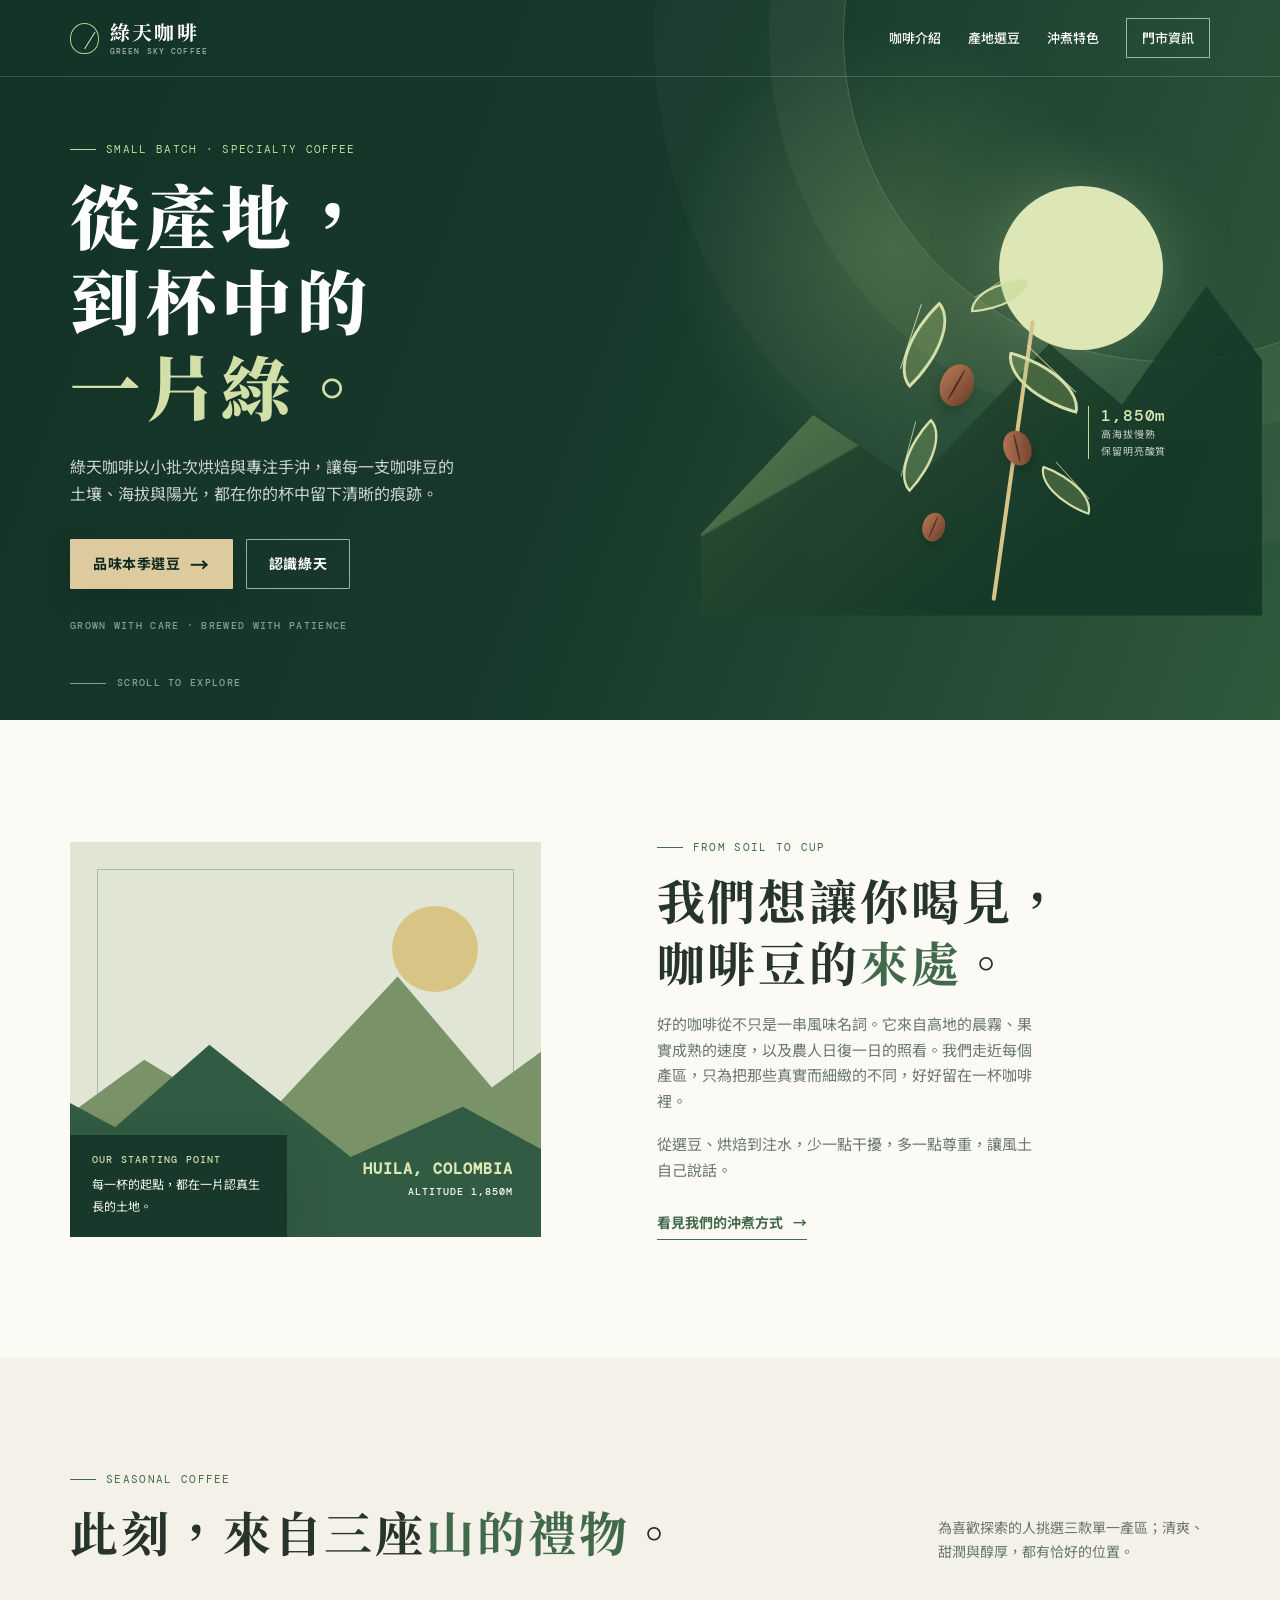
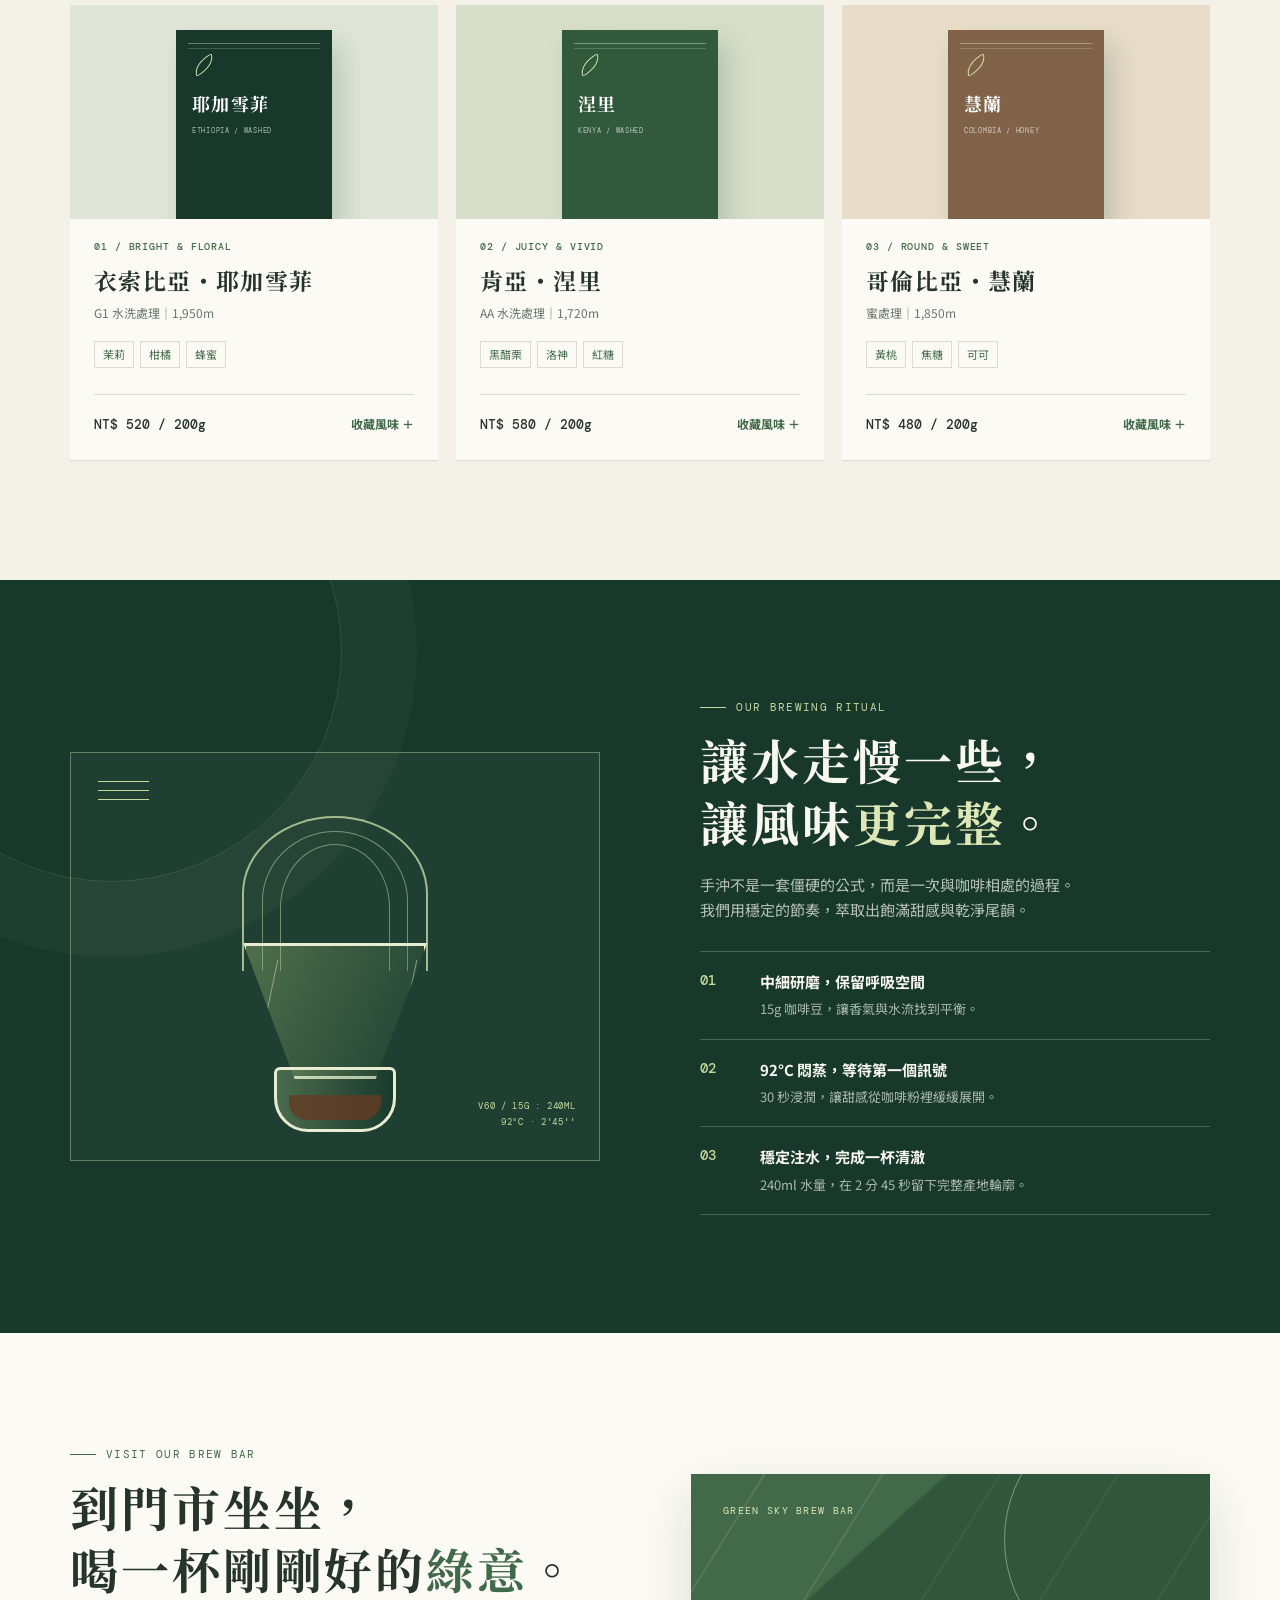
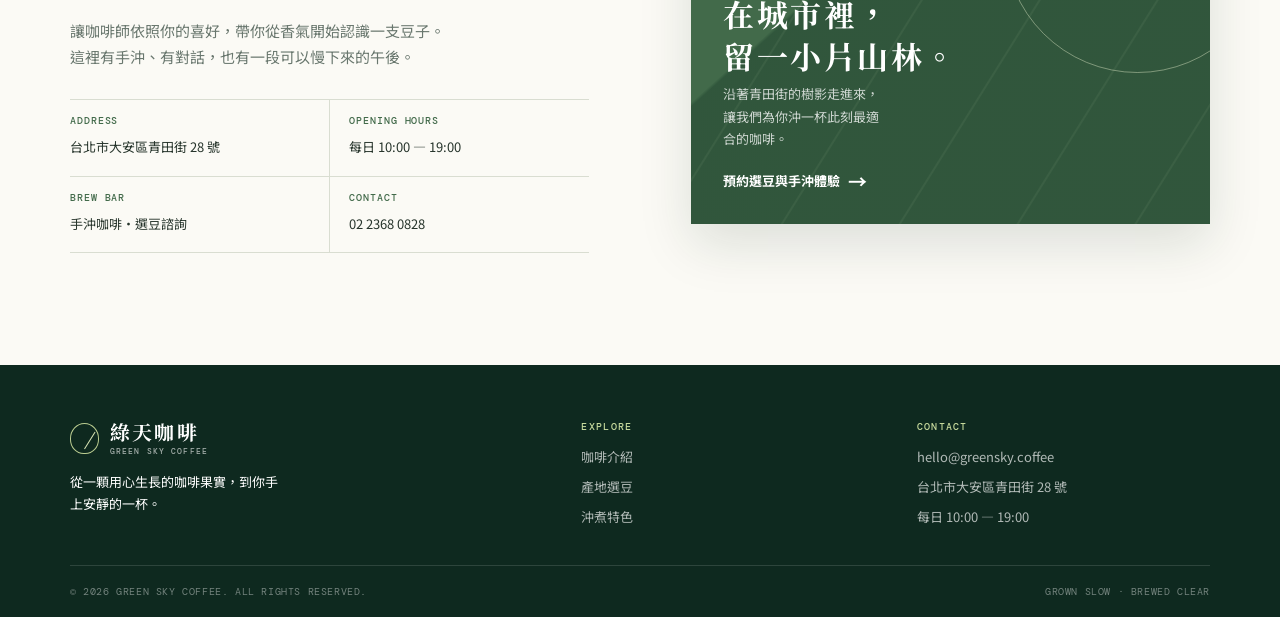
<file: refined/index.html>
<!DOCTYPE html>
<html lang="zh-Hant">
<head>
  <meta charset="UTF-8">
  <meta name="viewport" content="width=device-width, initial-scale=1.0">
  <meta name="description" content="綠天咖啡以小批次烘焙與手沖，讓每一支精品咖啡豆的產地風土清晰抵達杯中。">
  <title>綠天咖啡｜從產地，到杯中的一片綠</title>
  <link rel="preconnect" href="https://fonts.googleapis.com">
  <link rel="preconnect" href="https://fonts.gstatic.com" crossorigin>
  <link href="https://fonts.googleapis.com/css2?family=DM+Mono:wght@400;500&family=Noto+Sans+TC:wght@400;500;600;700&family=Noto+Serif+TC:wght@500;600;700;900&display=swap" rel="stylesheet">
  <style>
    :root {
      --forest: #17382b;
      --deep-forest: #0e291f;
      --moss: #426a4a;
      --leaf: #9aaa72;
      --cream: #f4f1e8;
      --paper: #fbfaf5;
      --oat: #ddca9e;
      --clay: #ad7655;
      --ink: #26342b;
      --muted: #69776e;
      --line: #d9ddd1;
      --shadow: 0 20px 50px rgba(18, 45, 32, .13);
    }

    * { box-sizing: border-box; }
    html { scroll-behavior: smooth; }
    body { margin: 0; background: var(--cream); color: var(--ink); font-family: "Noto Sans TC", sans-serif; line-height: 1.7; -webkit-font-smoothing: antialiased; }
    a { color: inherit; text-decoration: none; }
    button, input { font: inherit; }
    button { cursor: pointer; }
    .container { width: min(1140px, calc(100% - 52px)); margin: 0 auto; }
    .sr-only { position: absolute; width: 1px; height: 1px; overflow: hidden; clip: rect(0,0,0,0); white-space: nowrap; }
    .eyebrow { display: flex; align-items: center; gap: 10px; margin: 0 0 12px; color: var(--moss); font-family: "DM Mono", monospace; font-size: 11px; letter-spacing: .12em; }
    .eyebrow::before { content: ""; width: 26px; height: 1px; background: currentColor; }
    .title { margin: 0; font: 700 clamp(30px, 4vw, 48px)/1.3 "Noto Serif TC", serif; letter-spacing: .06em; }
    .title strong { color: var(--moss); font: inherit; }
    .copy { max-width: 48ch; margin: 18px 0 0; color: var(--muted); font-size: 15px; }
    .button { display: inline-flex; align-items: center; justify-content: center; gap: 10px; min-height: 50px; padding: 12px 22px; border: 1px solid transparent; border-radius: 1px; font-size: 14px; font-weight: 700; letter-spacing: .04em; transition: transform .2s ease, background .2s ease, color .2s ease, border-color .2s ease; }
    .button:hover { transform: translateY(-2px); }
    .button:focus-visible, a:focus-visible, button:focus-visible, input:focus-visible { outline: 3px solid #d3c66b; outline-offset: 3px; }
    .button-main { color: var(--deep-forest); background: var(--oat); box-shadow: 0 10px 24px rgba(7, 27, 18, .18); }
    .button-main:hover { background: #eddaac; }
    .button-light { border-color: rgba(255,255,255,.58); color: #fff; }
    .button-light:hover { background: rgba(255,255,255,.12); }
    .icon-arrow { font-size: 19px; line-height: 1; }

    /* Header */
    .header { position: absolute; z-index: 10; width: 100%; color: #fff; border-bottom: 1px solid rgba(255,255,255,.17); }
    .nav { display: flex; min-height: 76px; align-items: center; justify-content: space-between; }
    .brand { display: flex; align-items: center; gap: 11px; font: 700 20px/1 "Noto Serif TC", serif; letter-spacing: .11em; }
    .brand-symbol { position: relative; width: 29px; height: 31px; border: 1px solid #bbcd91; border-radius: 50% 50% 47% 47%; color: #d9e5b6; }
    .brand-symbol::before { content: ""; position: absolute; top: 5px; left: 13px; width: 1px; height: 20px; background: #d9e5b6; transform: rotate(32deg); transform-origin: bottom; }
    .brand small { display: block; margin-top: 5px; color: rgba(255,255,255,.63); font: 500 8px/1 "DM Mono", monospace; letter-spacing: .14em; }
    .nav-links { display: flex; align-items: center; gap: 27px; font-size: 13px; font-weight: 500; }
    .nav-links a { position: relative; padding: 6px 0; }
    .nav-links a:not(.nav-book)::after { content: ""; position: absolute; right: 0; bottom: 0; left: 0; height: 1px; background: var(--leaf); transform: scaleX(0); transform-origin: right; transition: transform .2s; }
    .nav-links a:not(.nav-book):hover::after { transform: scaleX(1); transform-origin: left; }
    .nav-book { padding: 8px 15px !important; border: 1px solid rgba(255,255,255,.58); }
    .nav-book:hover { color: var(--forest); background: #fff; }
    .menu-button { display: none; width: 40px; height: 40px; border: 0; color: #fff; background: transparent; font-size: 23px; }

    /* Hero */
    .hero { position: relative; min-height: 720px; overflow: hidden; color: #fff; background: var(--forest); }
    .hero::before { content: ""; position: absolute; inset: 0; background: radial-gradient(circle at 70% 35%, rgba(141,170,103,.28), transparent 22%), linear-gradient(110deg, #133326 0%, #17382b 47%, #2f5a3c 100%); }
    .hero::after { content: ""; position: absolute; top: -290px; right: -215px; width: 650px; height: 650px; border: 1px solid rgba(223,235,186,.22); border-radius: 50%; box-shadow: 0 0 0 74px rgba(223,235,186,.045), 0 0 0 189px rgba(223,235,186,.025); }
    .hero-grid { position: relative; z-index: 1; display: grid; grid-template-columns: 1.05fr .95fr; gap: 35px; align-items: center; min-height: 720px; padding: 126px 0 72px; }
    .hero .eyebrow { color: #c3d99a; }
    .hero h1 { max-width: 12ch; margin: 0; font: 900 clamp(43px, 5.5vw, 70px)/1.22 "Noto Serif TC", serif; letter-spacing: .08em; }
    .hero h1 em { color: #d2dfa9; font-style: normal; }
    .hero-lede { max-width: 43ch; margin: 26px 0 31px; color: rgba(255,255,255,.78); font-size: 16px; }
    .hero-actions { display: flex; flex-wrap: wrap; gap: 13px; }
    .hero-signature { margin: 29px 0 0; color: rgba(255,255,255,.5); font: 500 10px/1.6 "DM Mono", monospace; letter-spacing: .13em; }
    .hero-visual { position: relative; height: 453px; }
    .sun-disc { position: absolute; top: 25px; right: 9%; width: 164px; height: 164px; border-radius: 50%; background: #dce7b5; box-shadow: 0 0 72px rgba(220,231,181,.25); }
    .hill { position: absolute; right: -10%; bottom: -2px; width: 107%; height: 75%; clip-path: polygon(0 76%, 20% 41%, 38% 61%, 62% 20%, 75% 38%, 90% 3%, 100% 25%, 100% 100%, 0 100%); background: linear-gradient(136deg, #72905c, #244c36 69%); opacity: .88; }
    .hill::after { content: ""; position: absolute; inset: 0; background: linear-gradient(150deg, transparent 39%, rgba(8,38,25,.55) 39.5% 100%); }
    .coffee-plant { position: absolute; z-index: 2; right: 19%; bottom: 13px; width: 255px; height: 330px; transform: rotate(-4deg); }
    .stem { position: absolute; bottom: 0; left: 125px; width: 4px; height: 283px; border-radius: 4px; background: #d6c488; transform: rotate(12deg); transform-origin: bottom; }
    .leaf { position: absolute; width: 82px; height: 42px; border: 3px solid #d5dfa9; border-radius: 100% 0 100% 0; background: rgba(173,202,117,.26); }
    .leaf::after { content: ""; position: absolute; top: 50%; left: 4px; width: 68px; height: 1px; background: rgba(226,237,189,.78); transform: rotate(-28deg); transform-origin: left; }
    .leaf-a { top: 49px; left: 35px; transform: rotate(-40deg); }
    .leaf-b { top: 95px; right: 22px; transform: rotate(20deg) scaleX(-1); }
    .leaf-c { top: 159px; left: 23px; transform: rotate(-43deg) scale(.84); }
    .leaf-d { top: 204px; right: 7px; transform: rotate(24deg) scaleX(-1) scale(.74); }
    .leaf-e { top: 5px; right: 60px; transform: rotate(0deg) scale(.72); }
    .bean { position: absolute; z-index: 3; width: 33px; height: 43px; border-radius: 50%; background: linear-gradient(110deg, #b87957, #6d3e28); box-shadow: 0 8px 12px rgba(0,0,0,.17); }
    .bean::before { content: ""; position: absolute; top: 4px; bottom: 4px; left: 15px; width: 2px; border-radius: 50%; background: rgba(45,26,19,.72); transform: rotate(8deg); }
    .bean-1 { top: 91px; left: 89px; transform: rotate(26deg); }
    .bean-2 { top: 158px; right: 77px; transform: rotate(-17deg) scale(.83); }
    .bean-3 { top: 231px; left: 56px; transform: rotate(19deg) scale(.68); }
    .origin-tag { position: absolute; z-index: 3; top: 52%; right: -2%; width: 132px; padding-left: 12px; border-left: 1px solid #c3d99a; color: rgba(255,255,255,.76); font-size: 10px; line-height: 1.7; letter-spacing: .08em; }
    .origin-tag b { display: block; color: #dce7b5; font: 500 16px/1.2 "DM Mono", monospace; }
    .scroll-hint { position: absolute; bottom: 22px; left: max(26px, calc((100% - 1140px) / 2)); z-index: 2; display: flex; gap: 11px; align-items: center; color: rgba(255,255,255,.52); font: 500 10px/1 "DM Mono", monospace; letter-spacing: .13em; }
    .scroll-hint::before { content: ""; width: 36px; height: 1px; background: currentColor; }

    /* Story */
    .story { padding: 118px 0; background: var(--paper); }
    .story-grid { display: grid; grid-template-columns: .92fr 1.08fr; gap: clamp(46px, 9vw, 120px); align-items: center; }
    .origin-window { position: relative; min-height: 395px; overflow: hidden; background: #e0e5d4; }
    .origin-window::before { content: ""; position: absolute; inset: 27px; border: 1px solid rgba(23,56,43,.25); }
    .origin-sun { position: absolute; top: 64px; right: 63px; width: 86px; height: 86px; border-radius: 50%; background: #d8c485; }
    .origin-hill-one, .origin-hill-two { position: absolute; right: -12%; bottom: -2%; left: -13%; clip-path: polygon(0 72%, 23% 40%, 42% 62%, 66% 13%, 82% 49%, 100% 24%, 100% 100%, 0 100%); }
    .origin-hill-one { height: 78%; background: #799267; }
    .origin-hill-two { height: 58%; background: #315b42; transform: scaleX(-1); }
    .origin-label { position: absolute; z-index: 2; right: 28px; bottom: 27px; color: #fff; font: 500 10px/1.7 "DM Mono", monospace; letter-spacing: .1em; text-align: right; }
    .origin-label b { display: block; color: #dce7b5; font-size: 15px; }
    .story-note { position: absolute; z-index: 3; bottom: 0; left: 0; width: 217px; padding: 20px 22px; color: #f9f8f1; background: var(--forest); box-shadow: var(--shadow); }
    .story-note b { display: block; margin-bottom: 8px; color: #cfddaa; font: 500 10px/1 "DM Mono", monospace; letter-spacing: .12em; }
    .story-note p { margin: 0; font-size: 12px; line-height: 1.8; }
    .story-link { display: inline-flex; gap: 10px; margin-top: 29px; padding-bottom: 4px; border-bottom: 1px solid var(--moss); color: var(--moss); font-size: 14px; font-weight: 700; }

    /* Selection */
    .selection { padding: 112px 0 120px; background: var(--cream); }
    .section-head { display: flex; align-items: end; justify-content: space-between; gap: 30px; margin-bottom: 42px; }
    .section-head .copy { max-width: 34ch; margin: 0; font-size: 14px; }
    .coffee-grid { display: grid; grid-template-columns: repeat(3, 1fr); gap: 18px; }
    .coffee-card { display: flex; flex-direction: column; min-height: 455px; background: var(--paper); box-shadow: 0 1px 0 var(--line); transition: transform .25s ease, box-shadow .25s ease; }
    .coffee-card:hover { transform: translateY(-6px); box-shadow: var(--shadow); }
    .bag-visual { position: relative; height: 214px; overflow: hidden; background: #dfe6d7; }
    .coffee-card:nth-child(2) .bag-visual { background: #d7dfca; }
    .coffee-card:nth-child(3) .bag-visual { background: #e7ddc9; }
    .bag { position: absolute; right: 50%; bottom: -10px; width: 156px; height: 199px; padding: 28px 16px; color: #fff; background: var(--forest); box-shadow: 10px 14px 25px rgba(20,50,36,.17); transform: translateX(50%); }
    .coffee-card:nth-child(2) .bag { background: #315a3d; }
    .coffee-card:nth-child(3) .bag { background: #806248; }
    .bag::before { content: ""; position: absolute; top: 13px; right: 12px; left: 12px; height: 1px; background: rgba(255,255,255,.35); box-shadow: 0 5px 0 rgba(255,255,255,.18); }
    .bag .mini-leaf { display: block; width: 24px; height: 14px; margin-bottom: 19px; border: 1px solid #dce7b5; border-radius: 100% 0; transform: rotate(-28deg); }
    .bag .bag-name { position: relative; z-index: 1; font: 700 18px/1.3 "Noto Serif TC", serif; letter-spacing: .07em; }
    .bag .bag-origin { display: block; margin-top: 7px; color: rgba(255,255,255,.65); font: 400 7px/1.4 "DM Mono", monospace; letter-spacing: .1em; }
    .card-body { display: flex; flex: 1; flex-direction: column; padding: 23px 24px 22px; }
    .card-index { color: var(--moss); font: 500 10px/1 "DM Mono", monospace; letter-spacing: .09em; }
    .card-body h3 { margin: 13px 0 5px; font: 700 23px/1.4 "Noto Serif TC", serif; letter-spacing: .06em; }
    .card-origin { margin: 0; color: var(--muted); font-size: 12px; }
    .flavour { display: flex; flex-wrap: wrap; gap: 6px; margin: 18px 0 auto; }
    .flavour span { padding: 3px 8px; border: 1px solid var(--line); color: var(--moss); font-size: 11px; }
    .card-footer { display: flex; align-items: center; justify-content: space-between; gap: 12px; margin-top: 20px; padding-top: 15px; border-top: 1px solid var(--line); }
    .price { font: 500 13px/1 "DM Mono", monospace; }
    .save-button { padding: 4px 0; border: 0; color: var(--moss); background: transparent; font-size: 12px; font-weight: 700; }
    .save-button:hover { color: var(--clay); }

    /* Brew */
    .brew { position: relative; overflow: hidden; padding: 118px 0; color: #f8f8ef; background: var(--forest); }
    .brew::before { content: ""; position: absolute; top: -160px; left: -120px; width: 460px; height: 460px; border: 1px solid rgba(211,227,166,.14); border-radius: 50%; box-shadow: 0 0 0 75px rgba(211,227,166,.035); }
    .brew-grid { position: relative; z-index: 1; display: grid; grid-template-columns: 1.02fr .98fr; gap: clamp(45px, 8vw, 100px); align-items: center; }
    .brew .eyebrow { color: #c6d99c; }
    .brew .title strong { color: #dce7b5; }
    .brew .copy { color: rgba(255,255,255,.69); }
    .brew-drawing { position: relative; min-height: 409px; border: 1px solid rgba(220,231,181,.38); background: rgba(255,255,255,.035); }
    .brew-drawing::before { content: ""; position: absolute; top: 28px; left: 27px; width: 51px; height: 1px; background: #c6d99c; box-shadow: 0 9px 0 #c6d99c, 0 18px 0 #c6d99c; }
    .water-lines { position: absolute; top: 63px; left: 50%; width: 186px; height: 155px; border: 2px solid rgba(210,228,174,.75); border-bottom: 0; border-radius: 50% 50% 0 0; transform: translateX(-50%); }
    .water-lines::before, .water-lines::after { content: ""; position: absolute; top: 13px; right: 18px; bottom: 0; left: 18px; border: 1px solid rgba(210,228,174,.48); border-bottom: 0; border-radius: 50% 50% 0 0; }
    .water-lines::after { top: 26px; right: 36px; left: 36px; }
    .dripper { position: absolute; bottom: 81px; left: 50%; width: 184px; height: 136px; border: 3px solid #e6edd0; background: linear-gradient(115deg, rgba(173,203,129,.34), rgba(30,74,48,.14)); clip-path: polygon(0 0,100% 0,72% 100%,28% 100%); transform: translateX(-50%); }
    .dripper::before { content: ""; position: absolute; top: 14px; right: 19px; bottom: 0; left: 19px; border-left: 1px solid rgba(230,237,208,.5); border-right: 1px solid rgba(230,237,208,.5); transform: skewX(-12deg); }
    .server { position: absolute; bottom: 28px; left: 50%; width: 122px; height: 65px; border: 3px solid #e6edd0; border-radius: 6px 6px 34px 34px; background: linear-gradient(90deg, rgba(160,192,130,.34), rgba(9,41,27,.24)); transform: translateX(-50%); }
    .server::after { content: ""; position: absolute; right: 12px; bottom: 9px; left: 12px; height: 25px; border-radius: 2px 2px 18px 18px; background: rgba(100,59,35,.8); }
    .brew-caption { position: absolute; right: 24px; bottom: 21px; color: #c6d99c; font: 400 9px/1.8 "DM Mono", monospace; letter-spacing: .08em; text-align: right; }
    .method-list { display: grid; gap: 0; margin: 28px 0 0; padding: 0; list-style: none; }
    .method-list li { display: grid; grid-template-columns: 45px 1fr; gap: 15px; padding: 17px 0; border-top: 1px solid rgba(220,231,181,.25); }
    .method-list li:last-child { border-bottom: 1px solid rgba(220,231,181,.25); }
    .method-no { color: #c6d99c; font: 500 14px/1.7 "DM Mono", monospace; }
    .method-text b { display: block; font-size: 15px; }
    .method-text span { color: rgba(255,255,255,.64); font-size: 13px; }

    /* Visit */
    .visit { padding: 112px 0; background: var(--paper); }
    .visit-grid { display: grid; grid-template-columns: 1fr 1fr; gap: clamp(42px, 8vw, 105px); align-items: center; }
    .store-card { position: relative; min-height: 350px; overflow: hidden; color: #fff; background: var(--moss); box-shadow: var(--shadow); }
    .store-card::before { content: ""; position: absolute; inset: 0; opacity: .68; background: linear-gradient(138deg, transparent 28%, rgba(11,45,30,.46) 28.5% 100%), repeating-linear-gradient(122deg, transparent 0 61px, rgba(224,235,195,.18) 62px 63px, transparent 64px 100px); }
    .store-card::after { content: ""; position: absolute; top: -68px; right: -61px; width: 265px; height: 265px; border: 1px solid rgba(227,237,203,.44); border-radius: 50%; }
    .store-inner { position: relative; z-index: 1; display: flex; min-height: 350px; flex-direction: column; padding: 32px; }
    .store-kicker { margin: 0; color: #dce7b5; font: 400 10px/1 "DM Mono", monospace; letter-spacing: .13em; }
    .store-inner h3 { margin: auto 0 7px; font: 700 31px/1.35 "Noto Serif TC", serif; letter-spacing: .08em; }
    .store-inner p:not(.store-kicker) { max-width: 23ch; margin: 0; color: rgba(255,255,255,.76); font-size: 13px; }
    .store-link { display: inline-flex; align-items: center; gap: 8px; margin-top: 20px; color: #fff; font-size: 13px; font-weight: 700; }
    .details { display: grid; grid-template-columns: repeat(2, 1fr); gap: 0; margin: 30px 0 0; }
    .detail { padding: 16px 0; border-top: 1px solid var(--line); }
    .detail:nth-last-child(-n+2) { border-bottom: 1px solid var(--line); }
    .detail:nth-child(odd) { padding-right: 19px; }
    .detail:nth-child(even) { padding-left: 19px; border-left: 1px solid var(--line); }
    .detail b { display: block; margin-bottom: 6px; color: var(--moss); font: 500 10px/1 "DM Mono", monospace; letter-spacing: .09em; }
    .detail span { font-size: 13px; }

    /* Footer and small UI */
    footer { color: rgba(255,255,255,.68); background: var(--deep-forest); }
    .footer-grid { display: grid; grid-template-columns: 1.6fr 1fr 1fr; gap: 42px; padding: 57px 0 37px; }
    .footer-brand { color: #fff; }
    .footer-brand p { max-width: 30ch; margin: 16px 0 0; font-size: 13px; }
    .footer-heading { margin: 0 0 14px; color: #c6d99c; font: 500 10px/1 "DM Mono", monospace; letter-spacing: .13em; }
    .footer-list { margin: 0; padding: 0; list-style: none; font-size: 13px; }
    .footer-list li + li { margin-top: 8px; }
    .footer-list a:hover { color: #fff; }
    .footer-bottom { display: flex; justify-content: space-between; gap: 20px; padding: 18px 0; border-top: 1px solid rgba(255,255,255,.13); color: rgba(255,255,255,.42); font: 400 10px/1.5 "DM Mono", monospace; letter-spacing: .06em; }
    .toast { position: fixed; right: 22px; bottom: 22px; z-index: 30; max-width: min(340px, calc(100% - 44px)); padding: 13px 17px; border-left: 3px solid var(--oat); color: #fff; background: var(--deep-forest); box-shadow: var(--shadow); font-size: 13px; opacity: 0; pointer-events: none; transform: translateY(12px); transition: opacity .23s ease, transform .23s ease; }
    .toast.show { opacity: 1; transform: translateY(0); }
    .reveal { opacity: 0; transform: translateY(18px); transition: opacity .65s ease, transform .65s ease; }
    .reveal.in { opacity: 1; transform: translateY(0); }

    @media (max-width: 840px) {
      .nav { min-height: 68px; }
      .menu-button { display: block; }
      .nav-links { position: absolute; top: 68px; right: 0; left: 0; display: grid; gap: 0; max-height: 0; overflow: hidden; background: #112f23; transition: max-height .28s ease; }
      .nav-links.open { max-height: 300px; border-top: 1px solid rgba(255,255,255,.14); }
      .nav-links a { padding: 13px 26px; border-bottom: 1px solid rgba(255,255,255,.1); }
      .nav-links .nav-book { margin: 10px 26px; text-align: center; }
      .hero, .hero-grid { min-height: 725px; }
      .hero-grid { grid-template-columns: 1fr; padding-top: 110px; }
      .hero-visual { height: 280px; margin-top: -40px; }
      .sun-disc { top: 8px; right: 14%; width: 118px; height: 118px; }
      .hill { width: 86%; height: 97%; }
      .coffee-plant { right: 16%; bottom: -24px; transform: scale(.75) rotate(-4deg); transform-origin: bottom right; }
      .origin-tag { top: 45%; right: 1%; }
      .story-grid, .brew-grid, .visit-grid { grid-template-columns: 1fr; }
      .origin-window { max-width: 560px; width: 100%; }
      .coffee-grid { grid-template-columns: repeat(2, 1fr); }
      .coffee-card:last-child { grid-column: span 2; }
      .footer-grid { grid-template-columns: 1.4fr 1fr; }
      .footer-brand { grid-column: span 2; }
    }

    @media (max-width: 570px) {
      .container { width: min(100% - 34px, 1140px); }
      .hero, .hero-grid { min-height: 680px; }
      .hero-grid { padding-top: 99px; padding-bottom: 44px; }
      .hero h1 { font-size: 40px; }
      .hero-lede { margin: 19px 0 23px; font-size: 14px; }
      .hero-visual { height: 238px; }
      .origin-tag { display: none; }
      .scroll-hint { bottom: 12px; left: 17px; }
      .story, .selection, .brew, .visit { padding: 76px 0; }
      .origin-window { min-height: 335px; }
      .story-note { width: 190px; padding: 16px; }
      .section-head { display: block; }
      .section-head .copy { margin-top: 15px; }
      .coffee-grid { grid-template-columns: 1fr; }
      .coffee-card:last-child { grid-column: auto; }
      .brew-drawing { min-height: 325px; }
      .water-lines { transform: translateX(-50%) scale(.82); transform-origin: top; }
      .dripper { transform: translateX(-50%) scale(.8); transform-origin: bottom; }
      .server { transform: translateX(-50%) scale(.8); transform-origin: bottom; }
      .details { grid-template-columns: 1fr; }
      .detail, .detail:nth-last-child(-n+2) { border-bottom: 0; }
      .detail:first-child { border-top: 1px solid var(--line); }
      .detail:last-child { border-bottom: 1px solid var(--line); }
      .detail:nth-child(even) { padding-left: 0; border-left: 0; }
      .footer-grid { grid-template-columns: 1fr; gap: 30px; }
      .footer-brand { grid-column: auto; }
      .footer-bottom { display: block; }
      .footer-bottom span + span { display: block; margin-top: 6px; }
    }

    @media (prefers-reduced-motion: reduce) {
      html { scroll-behavior: auto; }
      *, *::before, *::after { transition-duration: .01ms !important; animation-duration: .01ms !important; }
      .reveal { opacity: 1; transform: none; }
    }
  </style>
</head>
<body>
  <header class="header" id="top">
    <nav class="nav container" aria-label="主要導覽">
      <a class="brand" href="#top" aria-label="回到綠天咖啡首頁"><span class="brand-symbol" aria-hidden="true"></span><span>綠天咖啡<small>GREEN SKY COFFEE</small></span></a>
      <button class="menu-button" type="button" aria-label="開啟導覽選單" aria-expanded="false" aria-controls="navLinks">☰</button>
      <div class="nav-links" id="navLinks">
        <a href="#story">咖啡介紹</a>
        <a href="#selection">產地選豆</a>
        <a href="#brew">沖煮特色</a>
        <a class="nav-book" href="#visit">門市資訊</a>
      </div>
    </nav>
  </header>

  <main>
    <section class="hero" aria-labelledby="heroTitle">
      <div class="hero-grid container">
        <div class="reveal">
          <p class="eyebrow">SMALL BATCH · SPECIALTY COFFEE</p>
          <h1 id="heroTitle">從產地，<br>到杯中的<br><em>一片綠。</em></h1>
          <p class="hero-lede">綠天咖啡以小批次烘焙與專注手沖，讓每一支咖啡豆的土壤、海拔與陽光，都在你的杯中留下清晰的痕跡。</p>
          <div class="hero-actions"><a class="button button-main" href="#selection">品味本季選豆 <span class="icon-arrow">→</span></a><a class="button button-light" href="#story">認識綠天</a></div>
          <p class="hero-signature">GROWN WITH CARE · BREWED WITH PATIENCE</p>
        </div>
        <div class="hero-visual" aria-hidden="true">
          <div class="sun-disc"></div><div class="hill"></div>
          <div class="coffee-plant"><span class="stem"></span><span class="leaf leaf-a"></span><span class="leaf leaf-b"></span><span class="leaf leaf-c"></span><span class="leaf leaf-d"></span><span class="leaf leaf-e"></span><span class="bean bean-1"></span><span class="bean bean-2"></span><span class="bean bean-3"></span></div>
          <p class="origin-tag"><b>1,850m</b>高海拔慢熟<br>保留明亮酸質</p>
        </div>
      </div>
      <p class="scroll-hint">SCROLL TO EXPLORE</p>
    </section>

    <section class="story" id="story" aria-labelledby="storyTitle">
      <div class="story-grid container">
        <div class="origin-window reveal" aria-hidden="true"><div class="origin-sun"></div><div class="origin-hill-one"></div><div class="origin-hill-two"></div><p class="origin-label"><b>HUILA, COLOMBIA</b>ALTITUDE 1,850M</p><div class="story-note"><b>OUR STARTING POINT</b><p>每一杯的起點，都在一片認真生長的土地。</p></div></div>
        <div class="reveal">
          <p class="eyebrow">FROM SOIL TO CUP</p>
          <h2 class="title" id="storyTitle">我們想讓你喝見，<br>咖啡豆的<strong>來處</strong>。</h2>
          <p class="copy">好的咖啡從不只是一串風味名詞。它來自高地的晨霧、果實成熟的速度，以及農人日復一日的照看。我們走近每個產區，只為把那些真實而細緻的不同，好好留在一杯咖啡裡。</p>
          <p class="copy">從選豆、烘焙到注水，少一點干擾，多一點尊重，讓風土自己說話。</p>
          <a class="story-link" href="#brew">看見我們的沖煮方式 <span>→</span></a>
        </div>
      </div>
    </section>

    <section class="selection" id="selection" aria-labelledby="selectionTitle">
      <div class="container">
        <div class="section-head reveal"><div><p class="eyebrow">SEASONAL COFFEE</p><h2 class="title" id="selectionTitle">此刻，來自三座<strong>山的禮物</strong>。</h2></div><p class="copy">為喜歡探索的人挑選三款單一產區；清爽、甜潤與醇厚，都有恰好的位置。</p></div>
        <div class="coffee-grid">
          <article class="coffee-card reveal">
            <div class="bag-visual" aria-hidden="true"><div class="bag"><span class="mini-leaf"></span><b class="bag-name">耶加雪菲</b><span class="bag-origin">ETHIOPIA / WASHED</span></div></div>
            <div class="card-body"><span class="card-index">01 / BRIGHT &amp; FLORAL</span><h3>衣索比亞・耶加雪菲</h3><p class="card-origin">G1 水洗處理｜1,950m</p><div class="flavour"><span>茉莉</span><span>柑橘</span><span>蜂蜜</span></div><div class="card-footer"><span class="price">NT$ 520 / 200g</span><button class="save-button" type="button" data-coffee="衣索比亞・耶加雪菲">收藏風味 ＋</button></div></div>
          </article>
          <article class="coffee-card reveal">
            <div class="bag-visual" aria-hidden="true"><div class="bag"><span class="mini-leaf"></span><b class="bag-name">涅里</b><span class="bag-origin">KENYA / WASHED</span></div></div>
            <div class="card-body"><span class="card-index">02 / JUICY &amp; VIVID</span><h3>肯亞・涅里</h3><p class="card-origin">AA 水洗處理｜1,720m</p><div class="flavour"><span>黑醋栗</span><span>洛神</span><span>紅糖</span></div><div class="card-footer"><span class="price">NT$ 580 / 200g</span><button class="save-button" type="button" data-coffee="肯亞・涅里">收藏風味 ＋</button></div></div>
          </article>
          <article class="coffee-card reveal">
            <div class="bag-visual" aria-hidden="true"><div class="bag"><span class="mini-leaf"></span><b class="bag-name">慧蘭</b><span class="bag-origin">COLOMBIA / HONEY</span></div></div>
            <div class="card-body"><span class="card-index">03 / ROUND &amp; SWEET</span><h3>哥倫比亞・慧蘭</h3><p class="card-origin">蜜處理｜1,850m</p><div class="flavour"><span>黃桃</span><span>焦糖</span><span>可可</span></div><div class="card-footer"><span class="price">NT$ 480 / 200g</span><button class="save-button" type="button" data-coffee="哥倫比亞・慧蘭">收藏風味 ＋</button></div></div>
          </article>
        </div>
      </div>
    </section>

    <section class="brew" id="brew" aria-labelledby="brewTitle">
      <div class="brew-grid container">
        <div class="brew-drawing reveal" aria-hidden="true"><div class="water-lines"></div><div class="dripper"></div><div class="server"></div><p class="brew-caption">V60 / 15G : 240ML<br>92°C · 2'45''</p></div>
        <div class="reveal">
          <p class="eyebrow">OUR BREWING RITUAL</p>
          <h2 class="title" id="brewTitle">讓水走慢一些，<br>讓風味<strong>更完整</strong>。</h2>
          <p class="copy">手沖不是一套僵硬的公式，而是一次與咖啡相處的過程。我們用穩定的節奏，萃取出飽滿甜感與乾淨尾韻。</p>
          <ol class="method-list">
            <li><span class="method-no">01</span><span class="method-text"><b>中細研磨，保留呼吸空間</b><span>15g 咖啡豆，讓香氣與水流找到平衡。</span></span></li>
            <li><span class="method-no">02</span><span class="method-text"><b>92°C 悶蒸，等待第一個訊號</b><span>30 秒浸潤，讓甜感從咖啡粉裡緩緩展開。</span></span></li>
            <li><span class="method-no">03</span><span class="method-text"><b>穩定注水，完成一杯清澈</b><span>240ml 水量，在 2 分 45 秒留下完整產地輪廓。</span></span></li>
          </ol>
        </div>
      </div>
    </section>

    <section class="visit" id="visit" aria-labelledby="visitTitle">
      <div class="visit-grid container">
        <div class="reveal"><p class="eyebrow">VISIT OUR BREW BAR</p><h2 class="title" id="visitTitle">到門市坐坐，<br>喝一杯剛剛好的<strong>綠意</strong>。</h2><p class="copy">讓咖啡師依照你的喜好，帶你從香氣開始認識一支豆子。這裡有手沖、有對話，也有一段可以慢下來的午後。</p><div class="details"><div class="detail"><b>ADDRESS</b><span>台北市大安區青田街 28 號</span></div><div class="detail"><b>OPENING HOURS</b><span>每日 10:00 — 19:00</span></div><div class="detail"><b>BREW BAR</b><span>手沖咖啡・選豆諮詢</span></div><div class="detail"><b>CONTACT</b><span>02 2368 0828</span></div></div></div>
        <aside class="store-card reveal" aria-label="綠天咖啡門市資訊卡"><div class="store-inner"><p class="store-kicker">GREEN SKY BREW BAR</p><h3>在城市裡，<br>留一小片山林。</h3><p>沿著青田街的樹影走進來，讓我們為你沖一杯此刻最適合的咖啡。</p><a class="store-link" href="mailto:hello@greensky.coffee">預約選豆與手沖體驗 <span class="icon-arrow">→</span></a></div></aside>
      </div>
    </section>
  </main>

  <footer>
    <div class="footer-grid container">
      <div class="footer-brand"><a class="brand" href="#top"><span class="brand-symbol" aria-hidden="true"></span><span>綠天咖啡<small>GREEN SKY COFFEE</small></span></a><p>從一顆用心生長的咖啡果實，到你手上安靜的一杯。</p></div>
      <div><p class="footer-heading">EXPLORE</p><ul class="footer-list"><li><a href="#story">咖啡介紹</a></li><li><a href="#selection">產地選豆</a></li><li><a href="#brew">沖煮特色</a></li></ul></div>
      <div><p class="footer-heading">CONTACT</p><ul class="footer-list"><li><a href="mailto:hello@greensky.coffee">hello@greensky.coffee</a></li><li>台北市大安區青田街 28 號</li><li>每日 10:00 — 19:00</li></ul></div>
    </div>
    <div class="footer-bottom container"><span>© 2026 GREEN SKY COFFEE. ALL RIGHTS RESERVED.</span><span>GROWN SLOW · BREWED CLEAR</span></div>
  </footer>

  <div class="toast" id="toast" role="status" aria-live="polite"></div>
  <script>
    const menuButton = document.querySelector('.menu-button');
    const navLinks = document.getElementById('navLinks');
    menuButton.addEventListener('click', () => {
      const opened = navLinks.classList.toggle('open');
      menuButton.setAttribute('aria-expanded', String(opened));
      menuButton.setAttribute('aria-label', opened ? '關閉導覽選單' : '開啟導覽選單');
      menuButton.textContent = opened ? '×' : '☰';
    });
    navLinks.querySelectorAll('a').forEach(link => link.addEventListener('click', () => {
      navLinks.classList.remove('open');
      menuButton.setAttribute('aria-expanded', 'false');
      menuButton.setAttribute('aria-label', '開啟導覽選單');
      menuButton.textContent = '☰';
    }));

    const toast = document.getElementById('toast');
    let toastTimer;
    function showToast(message) {
      window.clearTimeout(toastTimer);
      toast.textContent = message;
      toast.classList.add('show');
      toastTimer = window.setTimeout(() => toast.classList.remove('show'), 2600);
    }
    document.querySelectorAll('[data-coffee]').forEach(button => button.addEventListener('click', () => {
      showToast(`已收藏「${button.dataset.coffee}」，下次來門市時可以問問它。`);
    }));

    const reducedMotion = window.matchMedia('(prefers-reduced-motion: reduce)').matches;
    const revealItems = document.querySelectorAll('.reveal');
    if (reducedMotion || !('IntersectionObserver' in window)) {
      revealItems.forEach(element => element.classList.add('in'));
    } else {
      const observer = new IntersectionObserver(entries => {
        entries.forEach(entry => {
          if (entry.isIntersecting) {
            entry.target.classList.add('in');
            observer.unobserve(entry.target);
          }
        });
      }, { threshold: .12 });
      revealItems.forEach(element => observer.observe(element));
    }
  </script>
</body>
</html>
</file>
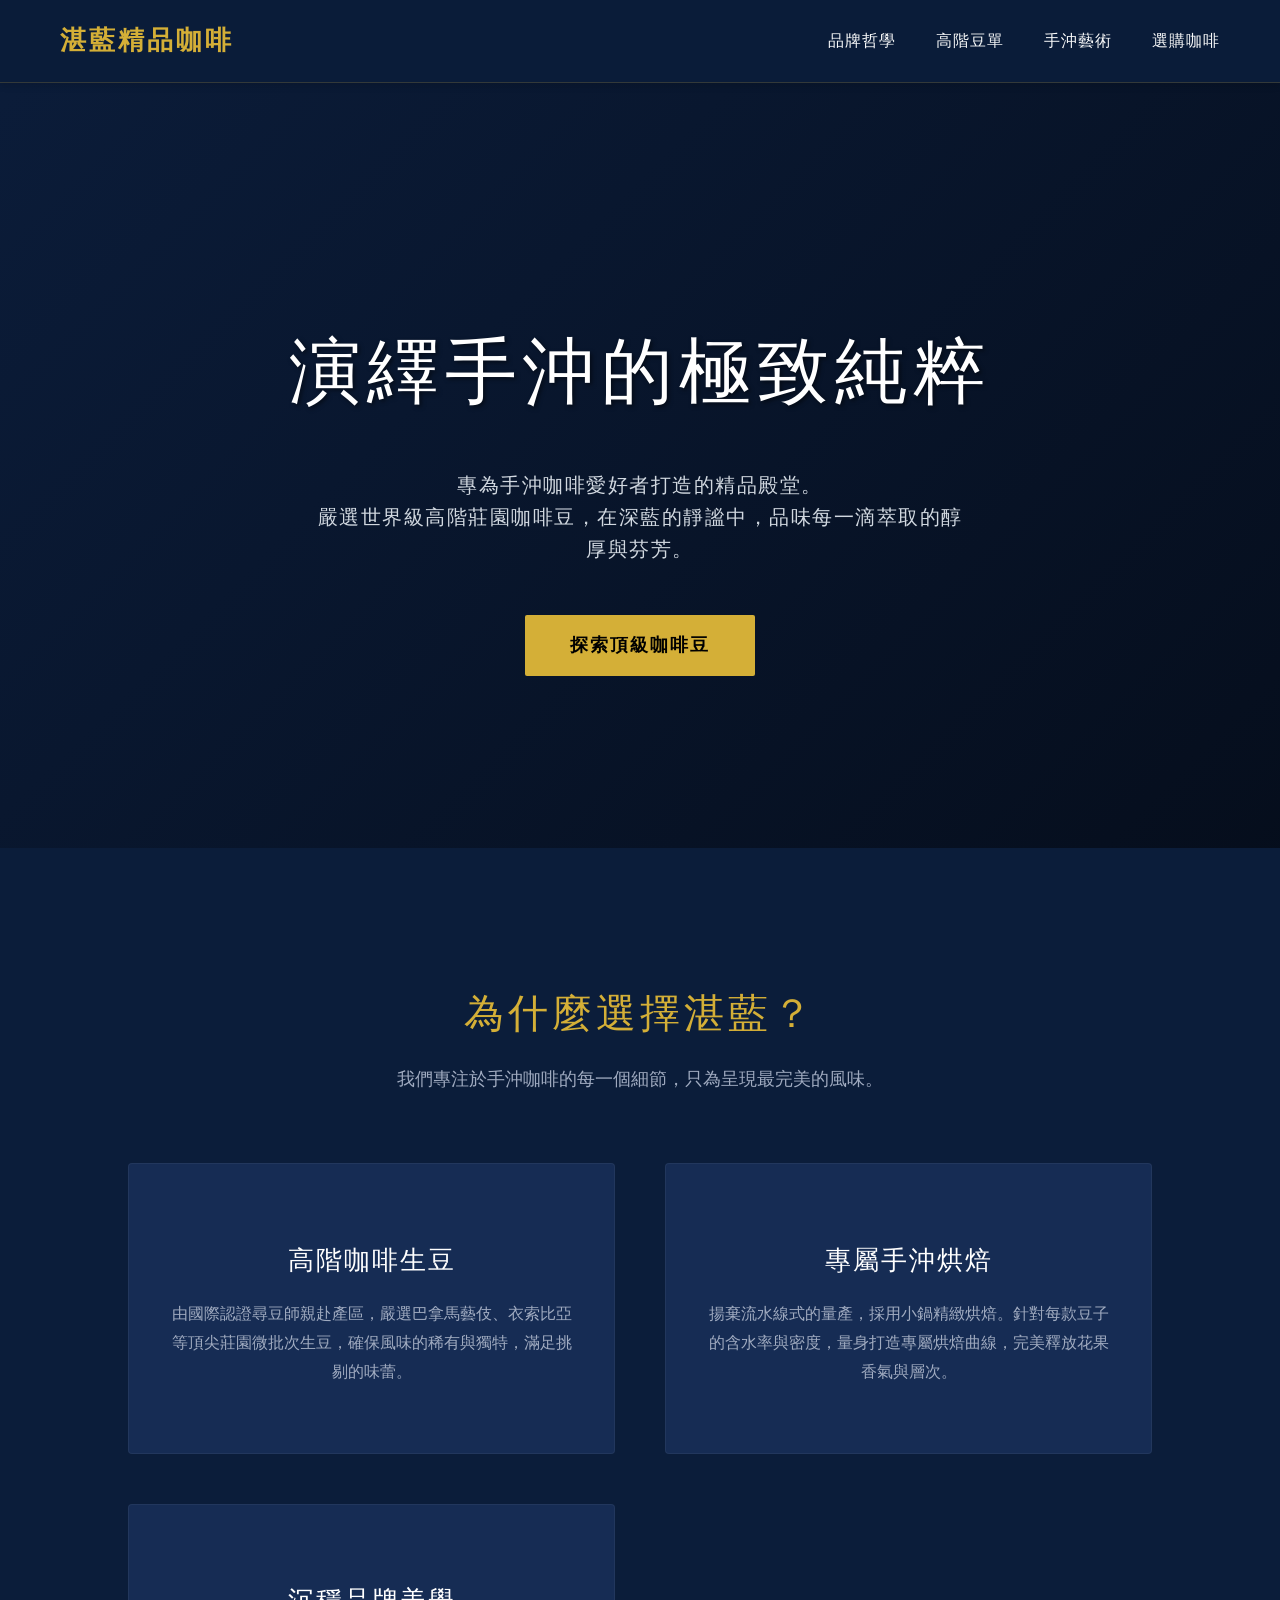
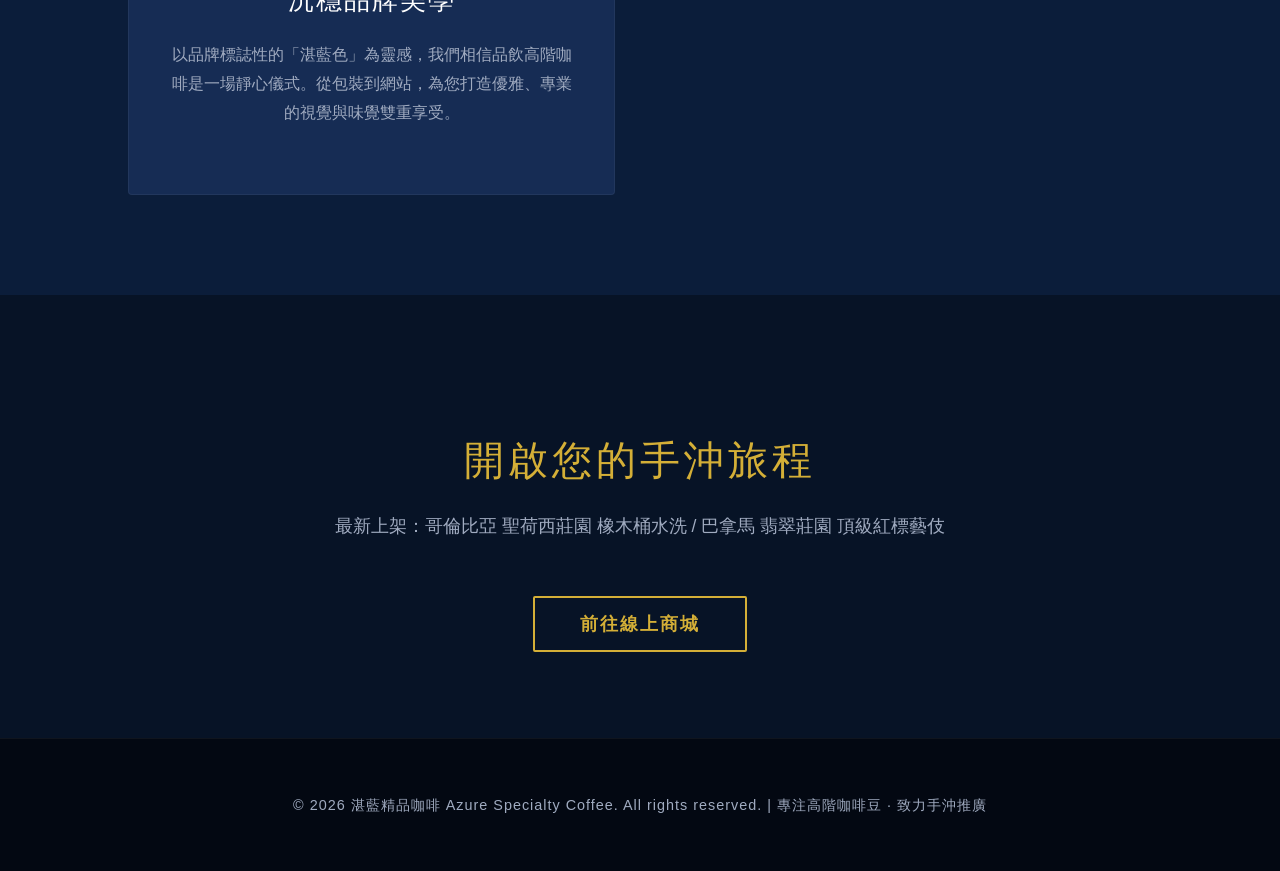
<file: w1/index.html>
<!DOCTYPE html>
<html lang="zh-TW">
<head>
    <meta charset="UTF-8">
    <meta name="viewport" content="width=device-width, initial-scale=1.0">
    <title>湛藍精品咖啡 | 頂級手沖咖啡</title>
    <style>
        :root {
            --primary-blue: #0b1d3a;
            --secondary-blue: #162c54;
            --accent-gold: #d4af37;
            --text-light: #f8f9fa;
            --text-dark: #a0abc0;
        }
        body {
            margin: 0;
            padding: 0;
            font-family: 'Helvetica Neue', Arial, 'Microsoft JhengHei', sans-serif;
            background-color: var(--primary-blue);
            color: var(--text-light);
            line-height: 1.6;
        }
        header {
            display: flex;
            justify-content: space-between;
            align-items: center;
            padding: 20px 60px;
            background-color: rgba(11, 29, 58, 0.98);
            position: sticky;
            top: 0;
            z-index: 1000;
            border-bottom: 1px solid rgba(212, 175, 55, 0.2);
            box-shadow: 0 4px 6px rgba(0,0,0,0.1);
        }
        .logo {
            font-size: 26px;
            font-weight: 700;
            color: var(--accent-gold);
            text-decoration: none;
            letter-spacing: 3px;
            display: flex;
            align-items: center;
            gap: 10px;
        }
        nav {
            display: flex;
            gap: 40px;
        }
        nav a {
            color: var(--text-light);
            text-decoration: none;
            font-size: 16px;
            letter-spacing: 1px;
            transition: color 0.3s ease;
        }
        nav a:hover {
            color: var(--accent-gold);
        }
        .hero {
            height: 85vh;
            display: flex;
            flex-direction: column;
            justify-content: center;
            align-items: center;
            text-align: center;
            background: linear-gradient(135deg, rgba(11,29,58,0.9) 0%, rgba(5,13,26,0.9) 100%), 
                        url('https://images.unsplash.com/photo-1497935586351-b67a49e012bf?ixlib=rb-1.2.1&auto=format&fit=crop&w=1920&q=80') no-repeat center center/cover;
            background-blend-mode: overlay;
            padding: 0 20px;
        }
        .hero h1 {
            font-size: 4.5rem;
            margin-bottom: 20px;
            letter-spacing: 6px;
            color: #ffffff;
            font-weight: 300;
            text-shadow: 2px 2px 4px rgba(0,0,0,0.5);
        }
        .hero p {
            font-size: 1.25rem;
            max-width: 650px;
            color: #d1d8e0;
            margin-bottom: 50px;
            letter-spacing: 1.5px;
        }
        .btn {
            padding: 16px 45px;
            background-color: var(--accent-gold);
            color: #000;
            text-decoration: none;
            font-size: 1.1rem;
            font-weight: bold;
            border-radius: 2px;
            transition: all 0.3s ease;
            letter-spacing: 2px;
        }
        .btn:hover {
            background-color: #fce28b;
            transform: translateY(-3px);
            box-shadow: 0 10px 20px rgba(0,0,0,0.2);
        }
        .section {
            padding: 100px 10%;
        }
        .section-title {
            text-align: center;
            font-size: 2.5rem;
            color: var(--accent-gold);
            margin-bottom: 20px;
            font-weight: 300;
            letter-spacing: 4px;
        }
        .section-subtitle {
            text-align: center;
            color: var(--text-dark);
            margin-bottom: 70px;
            font-size: 1.1rem;
        }
        .features {
            display: grid;
            grid-template-columns: repeat(auto-fit, minmax(320px, 1fr));
            gap: 50px;
        }
        .feature-card {
            background-color: var(--secondary-blue);
            padding: 50px 40px;
            border-radius: 4px;
            text-align: center;
            border: 1px solid rgba(255,255,255,0.05);
            transition: all 0.4s ease;
            position: relative;
            overflow: hidden;
        }
        .feature-card::before {
            content: '';
            position: absolute;
            top: 0; left: 0; width: 100%; height: 3px;
            background-color: var(--accent-gold);
            transform: scaleX(0);
            transition: transform 0.4s ease;
        }
        .feature-card:hover::before {
            transform: scaleX(1);
        }
        .feature-card:hover {
            transform: translateY(-10px);
            box-shadow: 0 15px 30px rgba(0,0,0,0.3);
            border-color: rgba(212, 175, 55, 0.3);
        }
        .feature-card h3 {
            font-size: 1.6rem;
            margin-bottom: 20px;
            color: #fff;
            font-weight: 400;
            letter-spacing: 2px;
        }
        .feature-card p {
            color: var(--text-dark);
            font-size: 1rem;
            line-height: 1.8;
        }
        .shop-section {
            background-color: #071326;
            text-align: center;
        }
        footer {
            text-align: center;
            padding: 40px;
            background-color: #030812;
            color: var(--text-dark);
            font-size: 0.9rem;
            border-top: 1px solid rgba(255,255,255,0.05);
            letter-spacing: 1px;
        }
    </style>
</head>
<body>
    <header>
        <a href="#" class="logo">湛藍精品咖啡</a>
        <nav>
            <a href="#about">品牌哲學</a>
            <a href="#beans">高階豆單</a>
            <a href="#brew">手沖藝術</a>
            <a href="#shop">選購咖啡</a>
        </nav>
    </header>

    <section class="hero">
        <h1>演繹手沖的極致純粹</h1>
        <p>專為手沖咖啡愛好者打造的精品殿堂。<br>嚴選世界級高階莊園咖啡豆，在深藍的靜謐中，品味每一滴萃取的醇厚與芬芳。</p>
        <a href="#shop" class="btn">探索頂級咖啡豆</a>
    </section>

    <section id="about" class="section">
        <h2 class="section-title">為什麼選擇湛藍？</h2>
        <p class="section-subtitle">我們專注於手沖咖啡的每一個細節，只為呈現最完美的風味。</p>
        
        <div class="features">
            <div class="feature-card">
                <h3>高階咖啡生豆</h3>
                <p>由國際認證尋豆師親赴產區，嚴選巴拿馬藝伎、衣索比亞等頂尖莊園微批次生豆，確保風味的稀有與獨特，滿足挑剔的味蕾。</p>
            </div>
            <div class="feature-card">
                <h3>專屬手沖烘焙</h3>
                <p>揚棄流水線式的量產，採用小鍋精緻烘焙。針對每款豆子的含水率與密度，量身打造專屬烘焙曲線，完美釋放花果香氣與層次。</p>
            </div>
            <div class="feature-card">
                <h3>沉穩品牌美學</h3>
                <p>以品牌標誌性的「湛藍色」為靈感，我們相信品飲高階咖啡是一場靜心儀式。從包裝到網站，為您打造優雅、專業的視覺與味覺雙重享受。</p>
            </div>
        </div>
    </section>

    <section id="shop" class="section shop-section">
        <h2 class="section-title">開啟您的手沖旅程</h2>
        <p class="section-subtitle">最新上架：哥倫比亞 聖荷西莊園 橡木桶水洗 / 巴拿馬 翡翠莊園 頂級紅標藝伎</p>
        <a href="#" class="btn" style="background-color: transparent; border: 2px solid var(--accent-gold); color: var(--accent-gold);">前往線上商城</a>
    </section>

    <footer>
        <p>&copy; 2026 湛藍精品咖啡 Azure Specialty Coffee. All rights reserved. | 專注高階咖啡豆 · 致力手沖推廣</p>
    </footer>
</body>
</html>
</file>
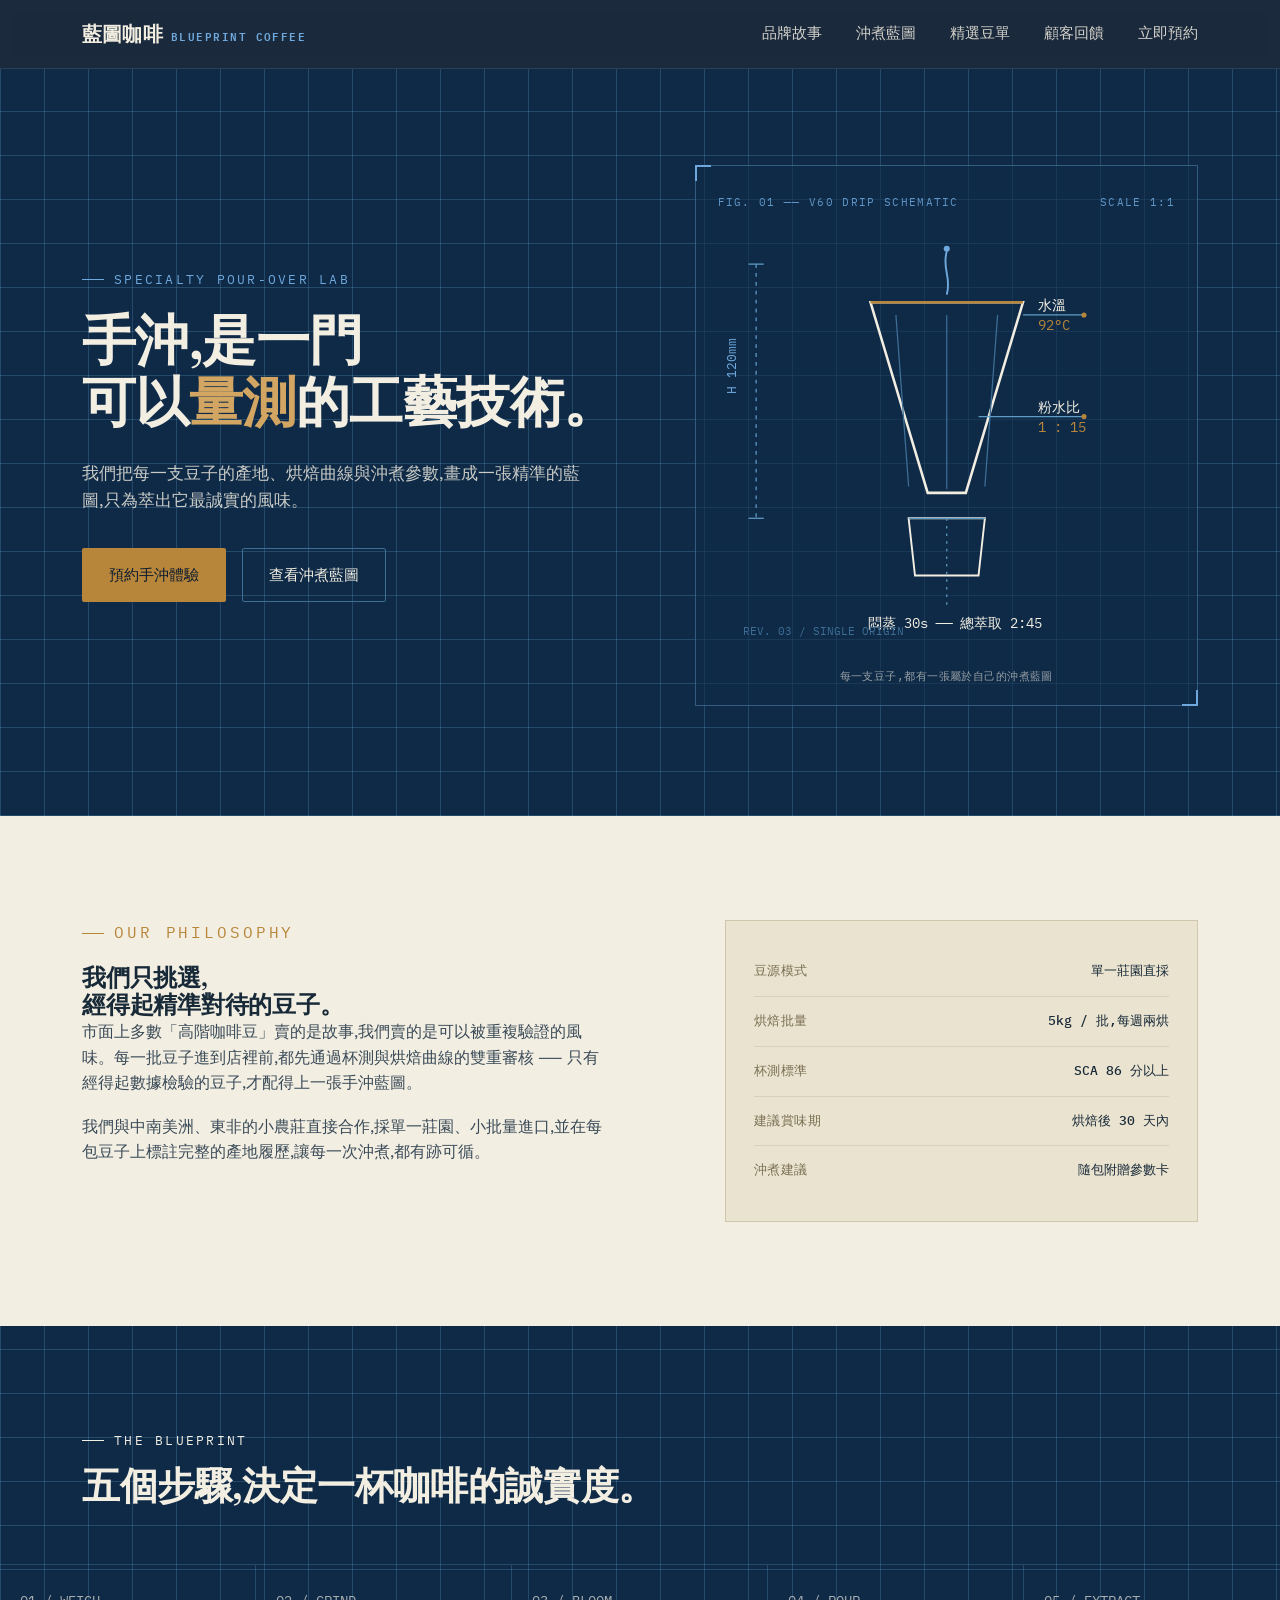
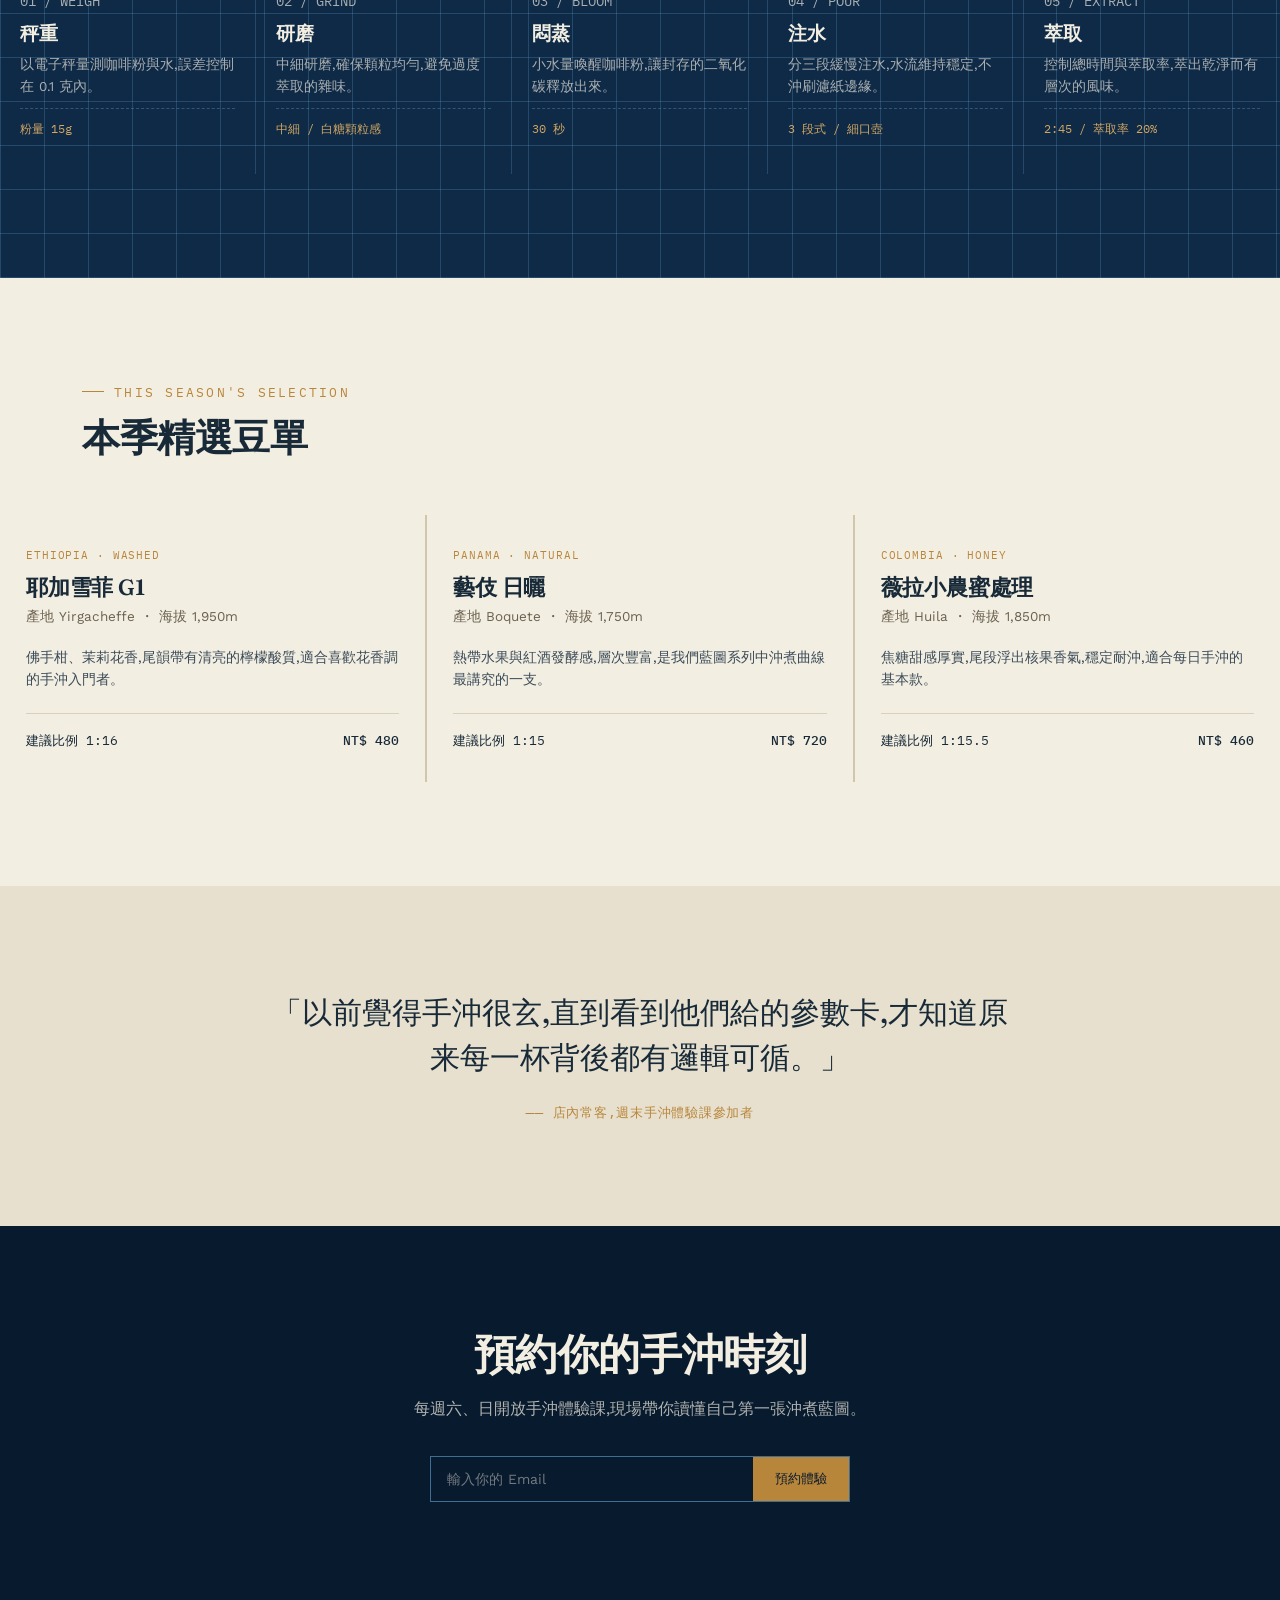
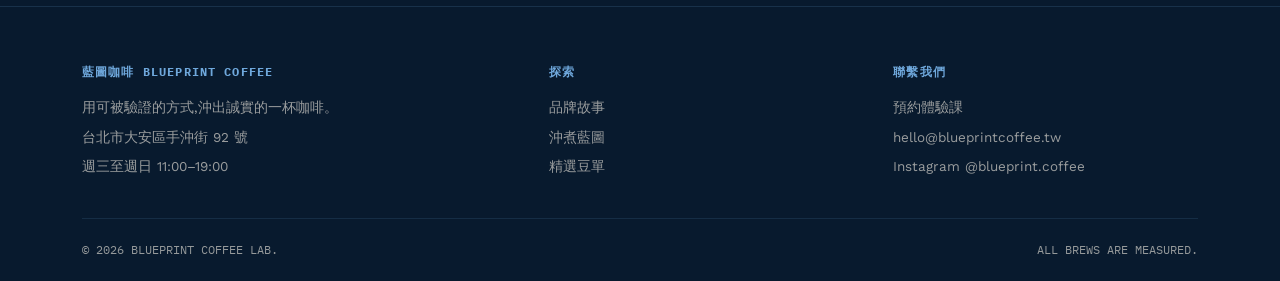
<file: week3/index.html>
<!DOCTYPE html>
<html lang="zh-Hant">
<head>
<meta charset="UTF-8">
<meta name="viewport" content="width=device-width, initial-scale=1.0">
<title>藍圖咖啡 Blueprint Coffee ── 精準手沖,誠實風味</title>
<link rel="preconnect" href="https://fonts.googleapis.com">
<link rel="preconnect" href="https://fonts.gstatic.com" crossorigin>
<link href="https://fonts.googleapis.com/css2?family=Fraunces:opsz,wght@9..144,400;9..144,500;9..144,600;9..144,700&family=Work+Sans:wght@300;400;500;600&family=IBM+Plex+Mono:wght@400;500&display=swap" rel="stylesheet">
<style>
  :root{
    --ink-black:#081A2E;
    --blueprint:#0E2A47;
    --blueprint-line:#3E6E96;
    --blueprint-line-soft:rgba(94,155,197,0.28);
    --paper:#F3EEE2;
    --paper-dim:#E7E0CE;
    --brass:#B8863B;
    --brass-light:#D2A662;
    --sky:#6FA8DC;
    --ink-on-paper:#182A38;
    --max-w:1180px;
  }

  *{margin:0;padding:0;box-sizing:border-box;}
  html{scroll-behavior:smooth;}
  body{
    font-family:'Work Sans', sans-serif;
    background:var(--paper);
    color:var(--ink-on-paper);
    line-height:1.6;
    -webkit-font-smoothing:antialiased;
  }
  a{color:inherit;text-decoration:none;}
  img,svg{display:block;max-width:100%;}
  .container{max-width:var(--max-w);margin:0 auto;padding:0 32px;}
  .eyebrow{
    font-family:'IBM Plex Mono', monospace;
    font-size:12.5px;
    letter-spacing:0.18em;
    text-transform:uppercase;
    display:flex;
    align-items:center;
    gap:10px;
  }
  .eyebrow::before{
    content:"";
    width:22px;height:1px;
    background:currentColor;
    display:inline-block;
  }
  h1,h2,h3{
    font-family:'Fraunces', serif;
    font-weight:600;
    line-height:1.15;
    letter-spacing:-0.01em;
  }
  .btn{
    display:inline-flex;
    align-items:center;
    gap:10px;
    padding:14px 26px;
    border-radius:2px;
    font-family:'Work Sans', sans-serif;
    font-size:15px;
    font-weight:500;
    border:1px solid transparent;
    cursor:pointer;
    transition:transform .25s ease, background .25s ease, border-color .25s ease, color .25s ease;
  }
  .btn:focus-visible{outline:2px solid var(--sky);outline-offset:3px;}
  .btn-primary{background:var(--brass);color:var(--ink-black);}
  .btn-primary:hover{background:var(--brass-light);transform:translateY(-1px);}
  .btn-ghost{border-color:var(--blueprint-line);color:var(--paper);}
  .btn-ghost:hover{border-color:var(--sky);color:var(--sky);}
  .btn-ghost.on-paper{border-color:var(--ink-on-paper);color:var(--ink-on-paper);}
  .btn-ghost.on-paper:hover{border-color:var(--brass);color:var(--brass);}

  /* ---------- NAV ---------- */
  header{
    position:sticky;top:0;z-index:50;
    background:rgba(8,26,46,0.92);
    backdrop-filter:blur(6px);
    border-bottom:1px solid rgba(94,155,197,0.2);
  }
  nav{
    max-width:var(--max-w);margin:0 auto;padding:18px 32px;
    display:flex;align-items:center;justify-content:space-between;
    color:var(--paper);
  }
  .logo{
    font-family:'Fraunces', serif;
    font-size:20px;font-weight:600;letter-spacing:0.01em;
    color:var(--paper);display:flex;align-items:baseline;gap:8px;
  }
  .logo span{
    font-family:'IBM Plex Mono', monospace;
    font-size:10.5px;letter-spacing:0.14em;color:var(--sky);
  }
  .nav-links{display:flex;gap:34px;font-size:14.5px;}
  .nav-links a{opacity:0.85;transition:opacity .2s;}
  .nav-links a:hover{opacity:1;color:var(--sky);}
  .nav-toggle{display:none;background:none;border:none;color:var(--paper);font-size:24px;cursor:pointer;}

  @media (max-width:860px){
    .nav-links{
      position:absolute;top:100%;left:0;right:0;
      background:var(--ink-black);
      flex-direction:column;gap:0;
      max-height:0;overflow:hidden;
      transition:max-height .3s ease;
    }
    .nav-links.open{max-height:320px;}
    .nav-links a{padding:16px 32px;border-top:1px solid rgba(94,155,197,0.15);}
    .nav-toggle{display:block;}
  }

  /* ---------- HERO ---------- */
  .hero{
    background:
      repeating-linear-gradient(0deg, var(--blueprint-line-soft) 0, var(--blueprint-line-soft) 1px, transparent 1px, transparent 44px),
      repeating-linear-gradient(90deg, var(--blueprint-line-soft) 0, var(--blueprint-line-soft) 1px, transparent 1px, transparent 44px),
      var(--blueprint);
    color:var(--paper);
    padding:96px 0 110px;
    position:relative;
    overflow:hidden;
  }
  .hero-grid{
    max-width:var(--max-w);margin:0 auto;padding:0 32px;
    display:grid;grid-template-columns:1.05fr 0.95fr;gap:56px;align-items:center;
  }
  .hero h1{font-size:clamp(34px,4.6vw,54px);margin:20px 0 26px;color:var(--paper);}
  .hero h1 em{font-style:normal;color:var(--brass-light);}
  .hero p.lede{font-size:17px;max-width:46ch;color:rgba(243,238,226,0.82);margin-bottom:34px;}
  .hero-cta{display:flex;gap:16px;flex-wrap:wrap;}
  .hero-eyebrow{color:var(--sky);margin-bottom:6px;}

  .blueprint-plate{
    position:relative;
    border:1px solid rgba(94,155,197,0.45);
    background:rgba(15,42,71,0.55);
    padding:28px 22px 20px;
  }
  .blueprint-plate::before,.blueprint-plate::after,
  .plate-corner-tl,.plate-corner-br{
    content:"";position:absolute;width:14px;height:14px;
    border-color:var(--sky);
  }
  .blueprint-plate::before{top:-1px;left:-1px;border-top:2px solid var(--sky);border-left:2px solid var(--sky);}
  .blueprint-plate::after{bottom:-1px;right:-1px;border-bottom:2px solid var(--sky);border-right:2px solid var(--sky);}
  .plate-label{
    font-family:'IBM Plex Mono', monospace;font-size:11px;letter-spacing:0.12em;
    color:var(--sky);display:flex;justify-content:space-between;margin-bottom:14px;opacity:0.85;
  }
  .plate-caption{
    font-family:'IBM Plex Mono', monospace;font-size:11px;color:rgba(243,238,226,0.6);
    text-align:center;margin-top:10px;letter-spacing:0.04em;
  }

  @media (max-width:900px){
    .hero-grid{grid-template-columns:1fr;}
    .hero{padding:64px 0 76px;}
  }

  /* ---------- SECTION SHARED ---------- */
  section{padding:104px 0;}
  .section-head{max-width:640px;margin-bottom:56px;}
  .section-head h2{font-size:clamp(26px,3.2vw,38px);margin-top:14px;}
  .on-dark{background:var(--ink-black);color:var(--paper);}
  .on-dark .eyebrow{color:var(--sky);}
  .on-paper .eyebrow{color:var(--brass);}

  /* ---------- ABOUT / SPEC SHEET ---------- */
  .about-grid{display:grid;grid-template-columns:1.1fr 0.9fr;gap:64px;align-items:start;}
  .about-grid p{font-size:16px;color:#3a4b58;max-width:52ch;margin-bottom:18px;}
  .spec-sheet{border:1px solid #cfc6ac;background:#EAE3D0;padding:26px 28px;}
  .spec-row{
    display:flex;justify-content:space-between;gap:20px;
    padding:14px 0;border-bottom:1px solid #d8d0b8;
    font-family:'IBM Plex Mono', monospace;font-size:13px;
  }
  .spec-row:last-child{border-bottom:none;}
  .spec-row dt{color:#7a6f52;letter-spacing:0.04em;}
  .spec-row dd{font-weight:500;color:var(--ink-on-paper);text-align:right;}

  @media (max-width:860px){ .about-grid{grid-template-columns:1fr;} }

  /* ---------- PROCESS BLUEPRINT ---------- */
  .process{
    background:
      repeating-linear-gradient(0deg, var(--blueprint-line-soft) 0, var(--blueprint-line-soft) 1px, transparent 1px, transparent 44px),
      repeating-linear-gradient(90deg, var(--blueprint-line-soft) 0, var(--blueprint-line-soft) 1px, transparent 1px, transparent 44px),
      var(--blueprint);
    color:var(--paper);
  }
  .steps{
    display:grid;grid-template-columns:repeat(5,1fr);gap:0;
    border-top:1px solid var(--blueprint-line-soft);
  }
  .step{
    padding:26px 20px;border-right:1px solid var(--blueprint-line-soft);position:relative;
  }
  .step:last-child{border-right:none;}
  .step-index{font-family:'IBM Plex Mono', monospace;font-size:12px;color:var(--sky);margin-bottom:14px;}
  .step h3{font-size:19px;color:var(--paper);margin-bottom:10px;font-weight:600;}
  .step p{font-size:13.5px;color:rgba(243,238,226,0.68);margin-bottom:10px;}
  .step .metric{
    font-family:'IBM Plex Mono', monospace;font-size:12px;color:var(--brass-light);
    border-top:1px dashed rgba(94,155,197,0.4);padding-top:10px;
  }
  @media (max-width:960px){
    .steps{grid-template-columns:1fr 1fr;}
    .step{border-right:1px solid var(--blueprint-line-soft);border-bottom:1px solid var(--blueprint-line-soft);}
    .step:nth-child(2n){border-right:none;}
  }
  @media (max-width:560px){
    .steps{grid-template-columns:1fr;}
    .step{border-right:none;}
  }

  /* ---------- BEANS ---------- */
  .bean-grid{display:grid;grid-template-columns:repeat(3,1fr);gap:2px;background:#cfc6ac;}
  .bean-card{
    background:var(--paper);padding:32px 26px;position:relative;
    display:flex;flex-direction:column;height:100%;
  }
  .bean-tag{
    font-family:'IBM Plex Mono', monospace;font-size:11px;color:var(--brass);
    letter-spacing:0.08em;margin-bottom:10px;
  }
  .bean-card h3{font-size:22px;margin-bottom:6px;}
  .bean-origin{font-size:13.5px;color:#6b6250;margin-bottom:18px;}
  .bean-notes{font-size:14px;color:#3a4b58;margin-bottom:22px;flex-grow:1;}
  .bean-meta{
    display:flex;justify-content:space-between;align-items:center;
    border-top:1px solid #d8d0b8;padding-top:16px;
    font-family:'IBM Plex Mono', monospace;font-size:12.5px;
  }
  .bean-price{color:var(--ink-on-paper);font-weight:500;}
  @media (max-width:900px){ .bean-grid{grid-template-columns:1fr 1fr;} }
  @media (max-width:600px){ .bean-grid{grid-template-columns:1fr;} }

  /* ---------- QUOTE ---------- */
  .quote-section{background:var(--paper-dim);}
  .quote-wrap{max-width:760px;margin:0 auto;text-align:center;}
  blockquote{
    font-family:'Fraunces', serif;font-size:clamp(22px,2.6vw,30px);
    font-weight:500;line-height:1.5;color:var(--ink-on-paper);margin-bottom:22px;
  }
  .quote-attr{font-family:'IBM Plex Mono', monospace;font-size:12.5px;color:var(--brass);letter-spacing:0.06em;}

  /* ---------- CTA / FOOTER ---------- */
  .cta-section{background:var(--ink-black);color:var(--paper);text-align:center;}
  .cta-section h2{font-size:clamp(28px,3.6vw,42px);margin-bottom:18px;}
  .cta-section p{color:rgba(243,238,226,0.72);max-width:48ch;margin:0 auto 34px;}
  .cta-form{
    display:flex;max-width:420px;margin:0 auto;gap:0;border:1px solid var(--blueprint-line);
  }
  .cta-form input{
    flex:1;background:transparent;border:none;padding:14px 16px;
    color:var(--paper);font-family:'Work Sans', sans-serif;font-size:14px;
  }
  .cta-form input::placeholder{color:rgba(243,238,226,0.45);}
  .cta-form input:focus{outline:none;}
  .cta-form button{
    background:var(--brass);color:var(--ink-black);border:none;
    padding:0 22px;font-weight:500;cursor:pointer;font-family:'Work Sans', sans-serif;
    transition:background .2s;
  }
  .cta-form button:hover{background:var(--brass-light);}

  footer{background:var(--ink-black);border-top:1px solid rgba(94,155,197,0.18);color:rgba(243,238,226,0.6);}
  .footer-grid{
    display:grid;grid-template-columns:1.4fr 1fr 1fr;gap:40px;padding:56px 0 32px;
    font-size:13.5px;
  }
  .footer-grid h4{
    font-family:'IBM Plex Mono', monospace;font-size:11.5px;letter-spacing:0.1em;
    color:var(--sky);margin-bottom:16px;text-transform:uppercase;
  }
  .footer-grid p, .footer-grid a{display:block;margin-bottom:8px;color:rgba(243,238,226,0.62);}
  .footer-grid a:hover{color:var(--paper);}
  .footer-bottom{
    border-top:1px solid rgba(94,155,197,0.15);padding:22px 0;
    font-family:'IBM Plex Mono', monospace;font-size:11.5px;
    display:flex;justify-content:space-between;flex-wrap:wrap;gap:10px;
  }
  @media (max-width:700px){ .footer-grid{grid-template-columns:1fr;} }

  /* ---------- REVEAL ---------- */
  .reveal{opacity:0;transform:translateY(18px);transition:opacity .7s ease, transform .7s ease;}
  .reveal.in{opacity:1;transform:translateY(0);}
  @media (prefers-reduced-motion: reduce){
    .reveal{opacity:1;transform:none;transition:none;}
    html{scroll-behavior:auto;}
  }
</style>
</head>
<body>

<header>
  <nav>
    <a href="#top" class="logo">藍圖咖啡<span>BLUEPRINT COFFEE</span></a>
    <button class="nav-toggle" id="navToggle" aria-label="開啟選單" aria-expanded="false">☰</button>
    <div class="nav-links" id="navLinks">
      <a href="#about">品牌故事</a>
      <a href="#process">沖煮藍圖</a>
      <a href="#beans">精選豆單</a>
      <a href="#quote">顧客回饋</a>
      <a href="#cta">立即預約</a>
    </div>
  </nav>
</header>

<section class="hero" id="top">
  <div class="hero-grid">
    <div>
      <p class="eyebrow hero-eyebrow">SPECIALTY POUR-OVER LAB</p>
      <h1>手沖,是一門<br>可以<em>量測</em>的工藝技術。</h1>
      <p class="lede">我們把每一支豆子的產地、烘焙曲線與沖煮參數,畫成一張精準的藍圖,只為萃出它最誠實的風味。</p>
      <div class="hero-cta">
        <a href="#cta" class="btn btn-primary">預約手沖體驗</a>
        <a href="#process" class="btn btn-ghost">查看沖煮藍圖</a>
      </div>
    </div>

    <div class="blueprint-plate reveal">
      <div class="plate-label"><span>FIG. 01 ── V60 DRIP SCHEMATIC</span><span>SCALE 1:1</span></div>
      <svg viewBox="0 0 360 340" xmlns="http://www.w3.org/2000/svg" role="img" aria-label="V60 手沖濾杯示意圖,標註水溫、粉水比、悶蒸與總萃取時間">
        <!-- dimension lines -->
        <line x1="30" y1="30" x2="30" y2="230" stroke="#5E9BC5" stroke-width="1" stroke-dasharray="3 4"/>
        <line x1="24" y1="30" x2="36" y2="30" stroke="#5E9BC5" stroke-width="1"/>
        <line x1="24" y1="230" x2="36" y2="230" stroke="#5E9BC5" stroke-width="1"/>
        <text x="14" y="132" fill="#6FA8DC" font-size="10" font-family="IBM Plex Mono, monospace" transform="rotate(-90 14 132)">H 120mm</text>

        <!-- dripper cone -->
        <path d="M120 60 L240 60 L195 210 L165 210 Z" fill="none" stroke="#F3EEE2" stroke-width="2"/>
        <path d="M120 60 L240 60" stroke="#B8863B" stroke-width="2"/>
        <!-- ribs -->
        <line x1="140" y1="70" x2="150" y2="205" stroke="#3E6E96" stroke-width="1"/>
        <line x1="180" y1="70" x2="180" y2="207" stroke="#3E6E96" stroke-width="1"/>
        <line x1="220" y1="70" x2="210" y2="205" stroke="#3E6E96" stroke-width="1"/>

        <!-- server -->
        <path d="M150 230 L210 230 L205 275 L155 275 Z" fill="none" stroke="#F3EEE2" stroke-width="1.5"/>
        <line x1="150" y1="230" x2="210" y2="230" stroke="#5E9BC5" stroke-width="1"/>

        <!-- pour line + droplets -->
        <path d="M180 20 C176 34, 184 40, 180 54" stroke="#6FA8DC" stroke-width="1.5" fill="none"/>
        <circle cx="180" cy="18" r="2.4" fill="#6FA8DC"/>

        <!-- annotation callouts -->
        <line x1="240" y1="70" x2="288" y2="70" stroke="#5E9BC5" stroke-width="1"/>
        <circle cx="288" cy="70" r="2" fill="#B8863B"/>
        <text x="252" y="66" fill="#F3EEE2" font-size="11" font-family="IBM Plex Mono, monospace">水溫</text>
        <text x="252" y="82" fill="#B8863B" font-size="11" font-family="IBM Plex Mono, monospace">92°C</text>

        <line x1="205" y1="150" x2="288" y2="150" stroke="#5E9BC5" stroke-width="1"/>
        <circle cx="288" cy="150" r="2" fill="#B8863B"/>
        <text x="252" y="146" fill="#F3EEE2" font-size="11" font-family="IBM Plex Mono, monospace">粉水比</text>
        <text x="252" y="162" fill="#B8863B" font-size="11" font-family="IBM Plex Mono, monospace">1 : 15</text>

        <line x1="180" y1="230" x2="180" y2="300" stroke="#5E9BC5" stroke-width="1" stroke-dasharray="2 4"/>
        <text x="118" y="316" fill="#F3EEE2" font-size="11" font-family="IBM Plex Mono, monospace">悶蒸 30s ── 總萃取 2:45</text>

        <!-- corner tick -->
        <text x="20" y="322" fill="#3E6E96" font-size="9" font-family="IBM Plex Mono, monospace">REV. 03 / SINGLE ORIGIN</text>
      </svg>
      <p class="plate-caption">每一支豆子,都有一張屬於自己的沖煮藍圖</p>
    </div>
  </div>
</section>

<section class="on-paper" id="about">
  <div class="container">
    <div class="about-grid">
      <div class="reveal">
        <p class="eyebrow">OUR PHILOSOPHY</p>
        <h2>我們只挑選,<br>經得起精準對待的豆子。</h2>
        <p>市面上多數「高階咖啡豆」賣的是故事,我們賣的是可以被重複驗證的風味。每一批豆子進到店裡前,都先通過杯測與烘焙曲線的雙重審核 ── 只有經得起數據檢驗的豆子,才配得上一張手沖藍圖。</p>
        <p>我們與中南美洲、東非的小農莊直接合作,採單一莊園、小批量進口,並在每包豆子上標註完整的產地履歷,讓每一次沖煮,都有跡可循。</p>
      </div>
      <dl class="spec-sheet reveal">
        <div class="spec-row"><dt>豆源模式</dt><dd>單一莊園直採</dd></div>
        <div class="spec-row"><dt>烘焙批量</dt><dd>5kg / 批,每週兩烘</dd></div>
        <div class="spec-row"><dt>杯測標準</dt><dd>SCA 86 分以上</dd></div>
        <div class="spec-row"><dt>建議賞味期</dt><dd>烘焙後 30 天內</dd></div>
        <div class="spec-row"><dt>沖煮建議</dt><dd>隨包附贈參數卡</dd></div>
      </dl>
    </div>
  </div>
</section>

<section class="process" id="process">
  <div class="container">
    <div class="section-head reveal">
      <p class="eyebrow">THE BLUEPRINT</p>
      <h2>五個步驟,決定一杯咖啡的誠實度。</h2>
    </div>
  </div>
  <div class="steps reveal">
    <div class="step">
      <p class="step-index">01 / WEIGH</p>
      <h3>秤重</h3>
      <p>以電子秤量測咖啡粉與水,誤差控制在 0.1 克內。</p>
      <p class="metric">粉量 15g</p>
    </div>
    <div class="step">
      <p class="step-index">02 / GRIND</p>
      <h3>研磨</h3>
      <p>中細研磨,確保顆粒均勻,避免過度萃取的雜味。</p>
      <p class="metric">中細 / 白糖顆粒感</p>
    </div>
    <div class="step">
      <p class="step-index">03 / BLOOM</p>
      <h3>悶蒸</h3>
      <p>小水量喚醒咖啡粉,讓封存的二氧化碳釋放出來。</p>
      <p class="metric">30 秒</p>
    </div>
    <div class="step">
      <p class="step-index">04 / POUR</p>
      <h3>注水</h3>
      <p>分三段緩慢注水,水流維持穩定,不沖刷濾紙邊緣。</p>
      <p class="metric">3 段式 / 細口壺</p>
    </div>
    <div class="step">
      <p class="step-index">05 / EXTRACT</p>
      <h3>萃取</h3>
      <p>控制總時間與萃取率,萃出乾淨而有層次的風味。</p>
      <p class="metric">2:45 / 萃取率 20%</p>
    </div>
  </div>
</section>

<section class="on-paper" id="beans">
  <div class="container">
    <div class="section-head reveal">
      <p class="eyebrow">THIS SEASON'S SELECTION</p>
      <h2>本季精選豆單</h2>
    </div>
  </div>
  <div class="bean-grid reveal">
    <div class="bean-card">
      <p class="bean-tag">ETHIOPIA · WASHED</p>
      <h3>耶加雪菲 G1</h3>
      <p class="bean-origin">產地 Yirgacheffe ・ 海拔 1,950m</p>
      <p class="bean-notes">佛手柑、茉莉花香,尾韻帶有清亮的檸檬酸質,適合喜歡花香調的手沖入門者。</p>
      <div class="bean-meta"><span>建議比例 1:16</span><span class="bean-price">NT$ 480</span></div>
    </div>
    <div class="bean-card">
      <p class="bean-tag">PANAMA · NATURAL</p>
      <h3>藝伎 日曬</h3>
      <p class="bean-origin">產地 Boquete ・ 海拔 1,750m</p>
      <p class="bean-notes">熱帶水果與紅酒發酵感,層次豐富,是我們藍圖系列中沖煮曲線最講究的一支。</p>
      <div class="bean-meta"><span>建議比例 1:15</span><span class="bean-price">NT$ 720</span></div>
    </div>
    <div class="bean-card">
      <p class="bean-tag">COLOMBIA · HONEY</p>
      <h3>薇拉小農蜜處理</h3>
      <p class="bean-origin">產地 Huila ・ 海拔 1,850m</p>
      <p class="bean-notes">焦糖甜感厚實,尾段浮出核果香氣,穩定耐沖,適合每日手沖的基本款。</p>
      <div class="bean-meta"><span>建議比例 1:15.5</span><span class="bean-price">NT$ 460</span></div>
    </div>
  </div>
</section>

<section class="quote-section" id="quote">
  <div class="container">
    <div class="quote-wrap reveal">
      <blockquote>「以前覺得手沖很玄,直到看到他們給的參數卡,才知道原来每一杯背後都有邏輯可循。」</blockquote>
      <p class="quote-attr">── 店內常客,週末手沖體驗課參加者</p>
    </div>
  </div>
</section>

<section class="cta-section" id="cta">
  <div class="container">
    <h2 class="reveal">預約你的手沖時刻</h2>
    <p class="reveal">每週六、日開放手沖體驗課,現場帶你讀懂自己第一張沖煮藍圖。</p>
    <form class="cta-form reveal" onsubmit="event.preventDefault(); this.querySelector('button').textContent='已收到,我們會盡快聯繫';">
      <input type="email" placeholder="輸入你的 Email" required aria-label="Email">
      <button type="submit">預約體驗</button>
    </form>
  </div>
</section>

<footer>
  <div class="container">
    <div class="footer-grid">
      <div>
        <h4>藍圖咖啡 BLUEPRINT COFFEE</h4>
        <p>用可被驗證的方式,沖出誠實的一杯咖啡。</p>
        <p>台北市大安區手沖街 92 號</p>
        <p>週三至週日 11:00–19:00</p>
      </div>
      <div>
        <h4>探索</h4>
        <a href="#about">品牌故事</a>
        <a href="#process">沖煮藍圖</a>
        <a href="#beans">精選豆單</a>
      </div>
      <div>
        <h4>聯繫我們</h4>
        <a href="#cta">預約體驗課</a>
        <a href="mailto:hello@blueprintcoffee.tw">hello@blueprintcoffee.tw</a>
        <a href="#top">Instagram @blueprint.coffee</a>
      </div>
    </div>
    <div class="footer-bottom">
      <span>© 2026 BLUEPRINT COFFEE LAB.</span>
      <span>ALL BREWS ARE MEASURED.</span>
    </div>
  </div>
</footer>

<script>
  // mobile nav toggle
  const navToggle = document.getElementById('navToggle');
  const navLinks = document.getElementById('navLinks');
  navToggle.addEventListener('click', () => {
    const isOpen = navLinks.classList.toggle('open');
    navToggle.setAttribute('aria-expanded', isOpen);
  });
  navLinks.querySelectorAll('a').forEach(a => a.addEventListener('click', () => {
    navLinks.classList.remove('open');
    navToggle.setAttribute('aria-expanded', 'false');
  }));

  // scroll reveal
  const prefersReduced = window.matchMedia('(prefers-reduced-motion: reduce)').matches;
  if (!prefersReduced && 'IntersectionObserver' in window) {
    const io = new IntersectionObserver((entries) => {
      entries.forEach(entry => {
        if (entry.isIntersecting) {
          entry.target.classList.add('in');
          io.unobserve(entry.target);
        }
      });
    }, { threshold: 0.15 });
    document.querySelectorAll('.reveal').forEach(el => io.observe(el));
  } else {
    document.querySelectorAll('.reveal').forEach(el => el.classList.add('in'));
  }
</script>

</body>
</html>
</file>
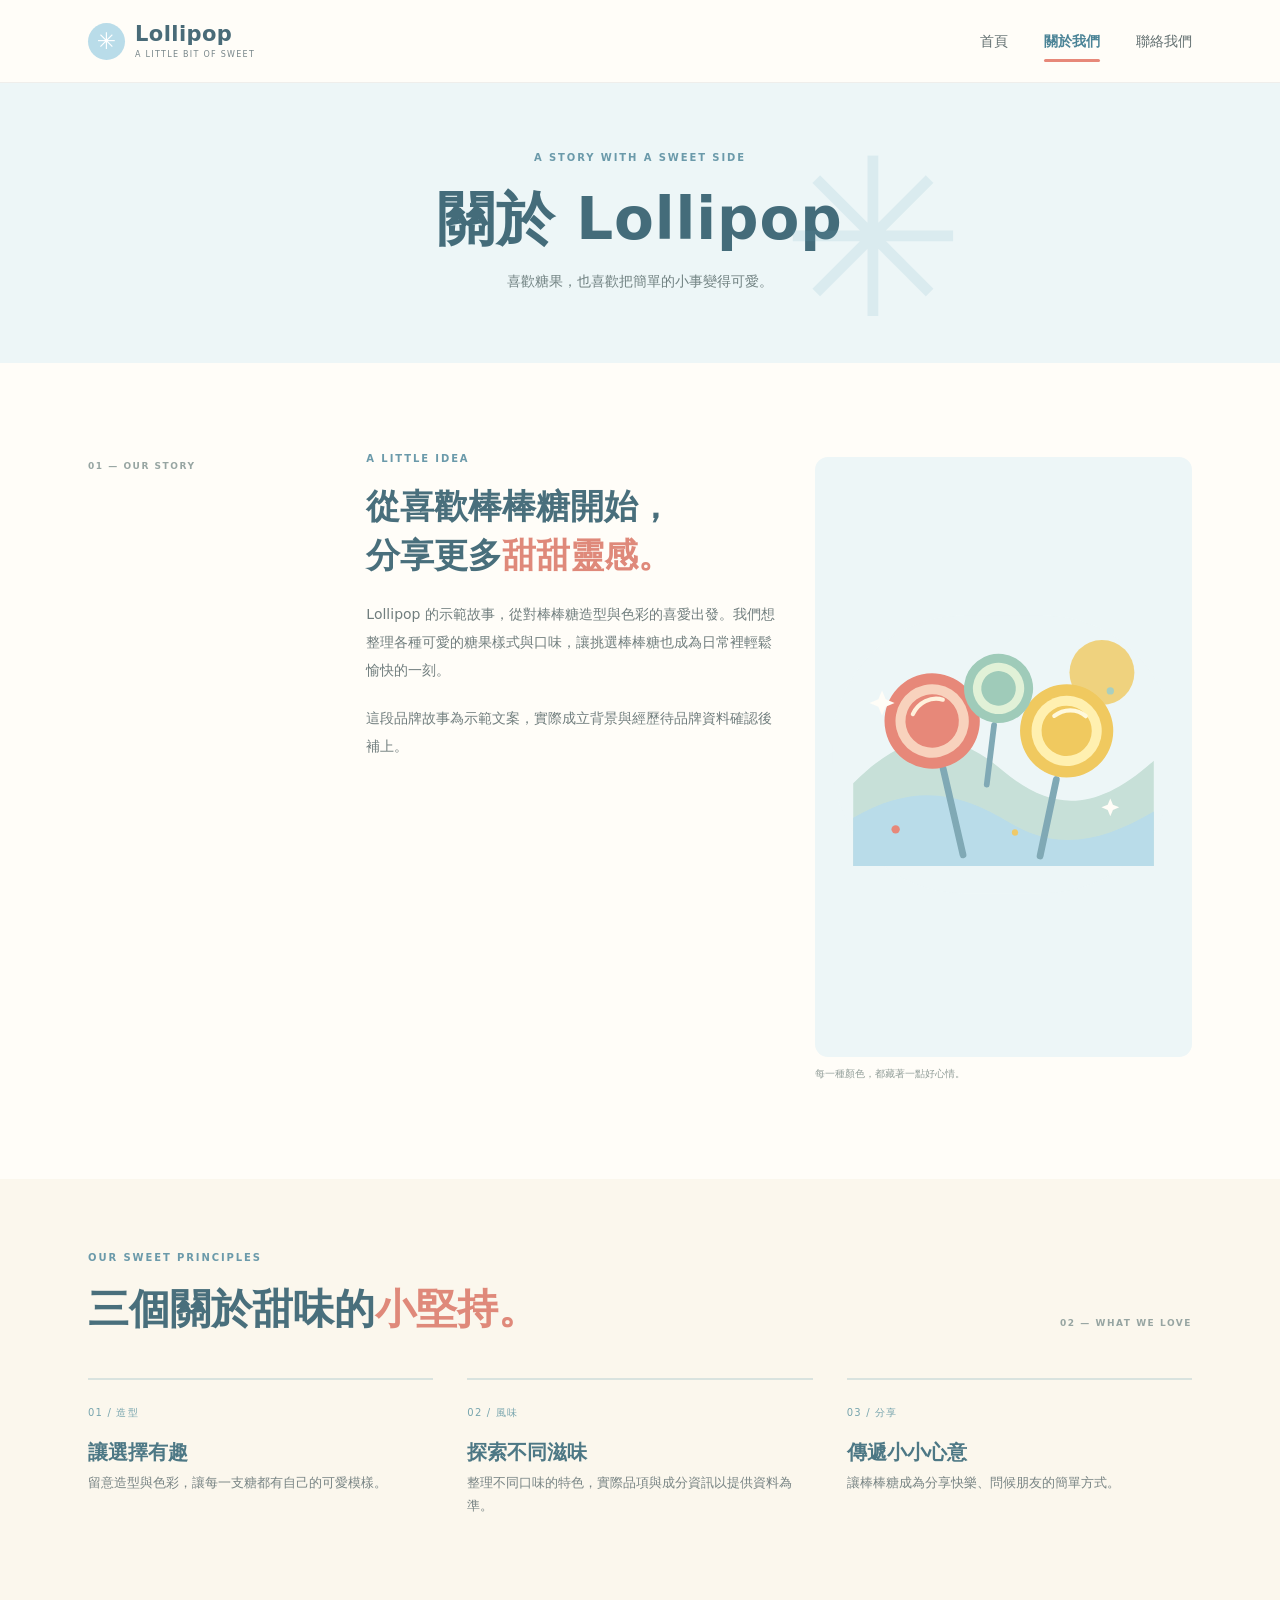
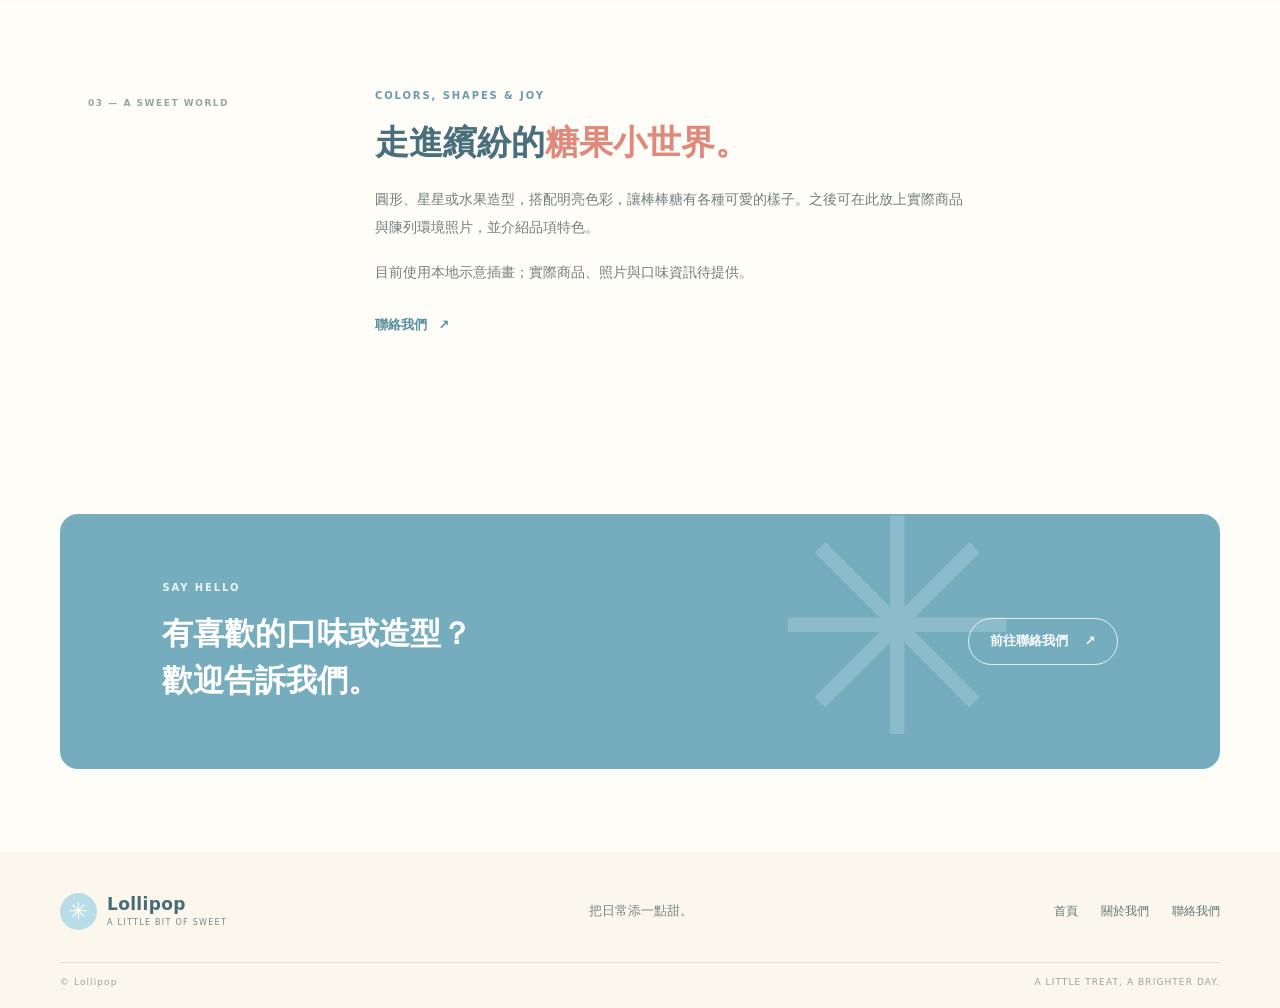
<file: pages/about.html>
﻿<!doctype html>
<html lang="zh-Hant">
<head><meta charset="utf-8"><meta name="viewport" content="width=device-width, initial-scale=1"><meta name="description" content="認識 Lollipop 棒棒糖的品牌想法與甜蜜日常。"><title>關於我們｜Lollipop</title><link rel="stylesheet" href="assets/css/site.css"><script src="assets/js/site.js" defer></script></head>
<body><a class="skip-link" href="#main">跳至主要內容</a><header class="site-header"><div class="nav-wrap"><a class="brand" href="index.html" aria-label="Lollipop 首頁"><span class="brand-mark" aria-hidden="true">✳</span><span>Lollipop<small>A LITTLE BIT OF SWEET</small></span></a><button class="menu-toggle" type="button" aria-expanded="false" aria-controls="primary-nav" aria-label="開啟選單"><span></span><span></span><span></span></button><nav class="primary-nav" id="primary-nav" aria-label="主要導覽"><a href="index.html">首頁</a><a href="about.html" aria-current="page">關於我們</a><a href="contact.html">聯絡我們</a></nav></div></header>
<main id="main"><section class="page-hero"><p class="eyebrow">A STORY WITH A SWEET SIDE</p><h1>關於 Lollipop</h1><p>喜歡糖果，也喜歡把簡單的小事變得可愛。</p><span class="page-hero-mark" aria-hidden="true">✳</span></section>
<section class="story section-shell"><div class="section-label">01 — OUR STORY</div><div class="story-copy"><p class="eyebrow">A LITTLE IDEA</p><h2>從喜歡棒棒糖開始，<br>分享更多<em>甜甜靈感。</em></h2><p>Lollipop 的示範故事，從對棒棒糖造型與色彩的喜愛出發。我們想整理各種可愛的糖果樣式與口味，讓挑選棒棒糖也成為日常裡輕鬆愉快的一刻。</p><p>這段品牌故事為示範文案，實際成立背景與經歷待品牌資料確認後補上。</p></div><figure class="story-image"><img src="assets/images/lollipop-scene.svg" alt="棒棒糖造型與糖果色彩的插畫" width="720" height="600"><figcaption>每一種顏色，都藏著一點好心情。</figcaption></figure></section>
<section class="values-section"><div class="section-shell"><div class="section-heading"><div><p class="eyebrow">OUR SWEET PRINCIPLES</p><h2>三個關於甜味的<em>小堅持。</em></h2></div><span class="section-label">02 — WHAT WE LOVE</span></div><div class="values-grid"><article><span>01 / 造型</span><h3>讓選擇有趣</h3><p>留意造型與色彩，讓每一支糖都有自己的可愛模樣。</p></article><article><span>02 / 風味</span><h3>探索不同滋味</h3><p>整理不同口味的特色，實際品項與成分資訊以提供資料為準。</p></article><article><span>03 / 分享</span><h3>傳遞小小心意</h3><p>讓棒棒糖成為分享快樂、問候朋友的簡單方式。</p></article></div></div></section>
<section class="space-section section-shell"><div class="section-label">03 — A SWEET WORLD</div><div class="space-copy"><p class="eyebrow">COLORS, SHAPES & JOY</p><h2>走進繽紛的<em>糖果小世界。</em></h2><p>圓形、星星或水果造型，搭配明亮色彩，讓棒棒糖有各種可愛的樣子。之後可在此放上實際商品與陳列環境照片，並介紹品項特色。</p><p class="note-text">目前使用本地示意插畫；實際商品、照片與口味資訊待提供。</p><a class="arrow-link" href="contact.html">聯絡我們 <span aria-hidden="true">↗</span></a></div></section><section class="closing-banner"><div><p class="eyebrow">SAY HELLO</p><h2>有喜歡的口味或造型？<br>歡迎告訴我們。</h2></div><a class="button button-outline" href="contact.html">前往聯絡我們 <span aria-hidden="true">↗</span></a><span class="banner-sparkle" aria-hidden="true">✳</span></section></main>
<footer class="site-footer"><div class="footer-main"><a class="brand brand-footer" href="index.html"><span class="brand-mark" aria-hidden="true">✳</span><span>Lollipop<small>A LITTLE BIT OF SWEET</small></span></a><p>把日常添一點甜。</p><nav aria-label="頁尾導覽"><a href="index.html">首頁</a><a href="about.html">關於我們</a><a href="contact.html">聯絡我們</a></nav></div><div class="footer-bottom"><span>© Lollipop</span><span>A LITTLE TREAT, A BRIGHTER DAY.</span></div></footer></body></html>
</file>
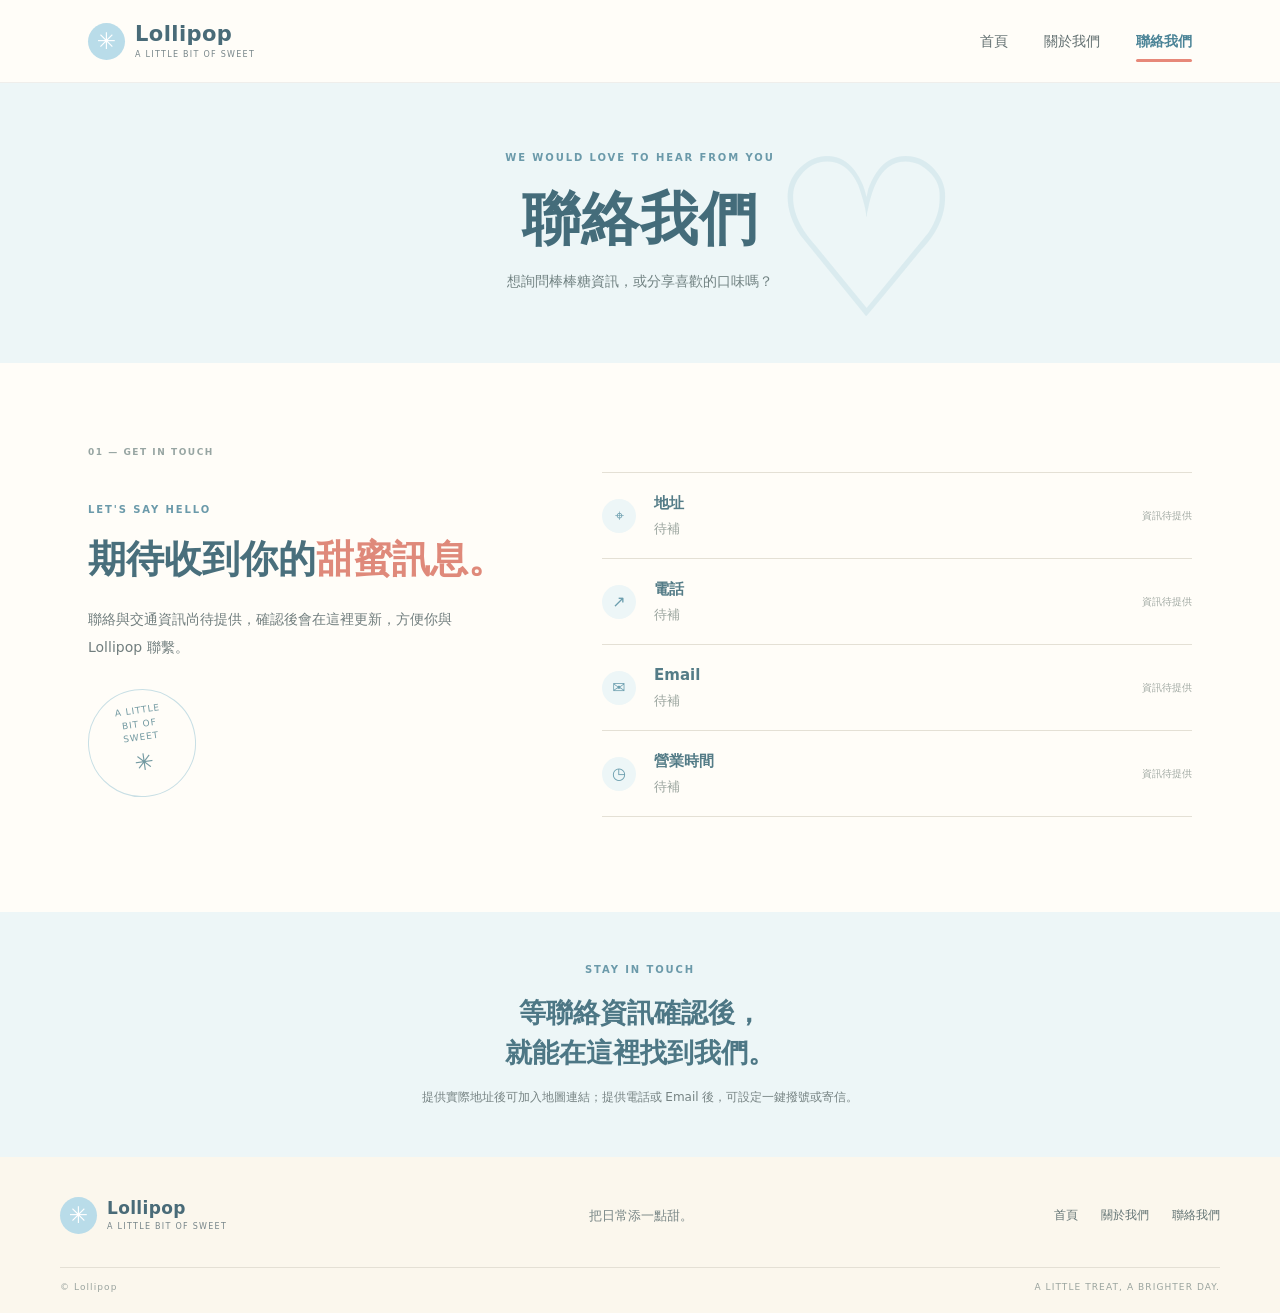
<file: pages/contact.html>
﻿<!doctype html>
<html lang="zh-Hant">
<head><meta charset="utf-8"><meta name="viewport" content="width=device-width, initial-scale=1"><meta name="description" content="聯絡 Lollipop。地址、電話、Email 與營業時間待補。"><title>聯絡我們｜Lollipop</title><link rel="stylesheet" href="assets/css/site.css"><script src="assets/js/site.js" defer></script></head>
<body><a class="skip-link" href="#main">跳至主要內容</a><header class="site-header"><div class="nav-wrap"><a class="brand" href="index.html" aria-label="Lollipop 首頁"><span class="brand-mark" aria-hidden="true">✳</span><span>Lollipop<small>A LITTLE BIT OF SWEET</small></span></a><button class="menu-toggle" type="button" aria-expanded="false" aria-controls="primary-nav" aria-label="開啟選單"><span></span><span></span><span></span></button><nav class="primary-nav" id="primary-nav" aria-label="主要導覽"><a href="index.html">首頁</a><a href="about.html">關於我們</a><a href="contact.html" aria-current="page">聯絡我們</a></nav></div></header>
<main id="main"><section class="page-hero"><p class="eyebrow">WE WOULD LOVE TO HEAR FROM YOU</p><h1>聯絡我們</h1><p>想詢問棒棒糖資訊，或分享喜歡的口味嗎？</p><span class="page-hero-mark" aria-hidden="true">♡</span></section>
<section class="contact-layout section-shell"><div class="contact-intro"><div class="section-label">01 — GET IN TOUCH</div><p class="eyebrow">LET'S SAY HELLO</p><h2>期待收到你的<em>甜蜜訊息。</em></h2><p>聯絡與交通資訊尚待提供，確認後會在這裡更新，方便你與 Lollipop 聯繫。</p><div class="contact-stamp" aria-hidden="true">A LITTLE<br>BIT OF<br>SWEET <span>✳</span></div></div><div class="contact-details"><article><span class="detail-icon" aria-hidden="true">⌖</span><div><h3>地址</h3><p class="pending">待補</p></div><span class="detail-status">資訊待提供</span></article><article><span class="detail-icon" aria-hidden="true">↗</span><div><h3>電話</h3><p class="pending">待補</p></div><span class="detail-status">資訊待提供</span></article><article><span class="detail-icon" aria-hidden="true">✉</span><div><h3>Email</h3><p class="pending">待補</p></div><span class="detail-status">資訊待提供</span></article><article><span class="detail-icon" aria-hidden="true">◷</span><div><h3>營業時間</h3><p class="pending">待補</p></div><span class="detail-status">資訊待提供</span></article></div></section><section class="visit-note"><div class="section-shell"><p class="eyebrow">STAY IN TOUCH</p><h2>等聯絡資訊確認後，<br>就能在這裡找到我們。</h2><p>提供實際地址後可加入地圖連結；提供電話或 Email 後，可設定一鍵撥號或寄信。</p></div></section></main>
<footer class="site-footer"><div class="footer-main"><a class="brand brand-footer" href="index.html"><span class="brand-mark" aria-hidden="true">✳</span><span>Lollipop<small>A LITTLE BIT OF SWEET</small></span></a><p>把日常添一點甜。</p><nav aria-label="頁尾導覽"><a href="index.html">首頁</a><a href="about.html">關於我們</a><a href="contact.html">聯絡我們</a></nav></div><div class="footer-bottom"><span>© Lollipop</span><span>A LITTLE TREAT, A BRIGHTER DAY.</span></div></footer></body></html>
</file>
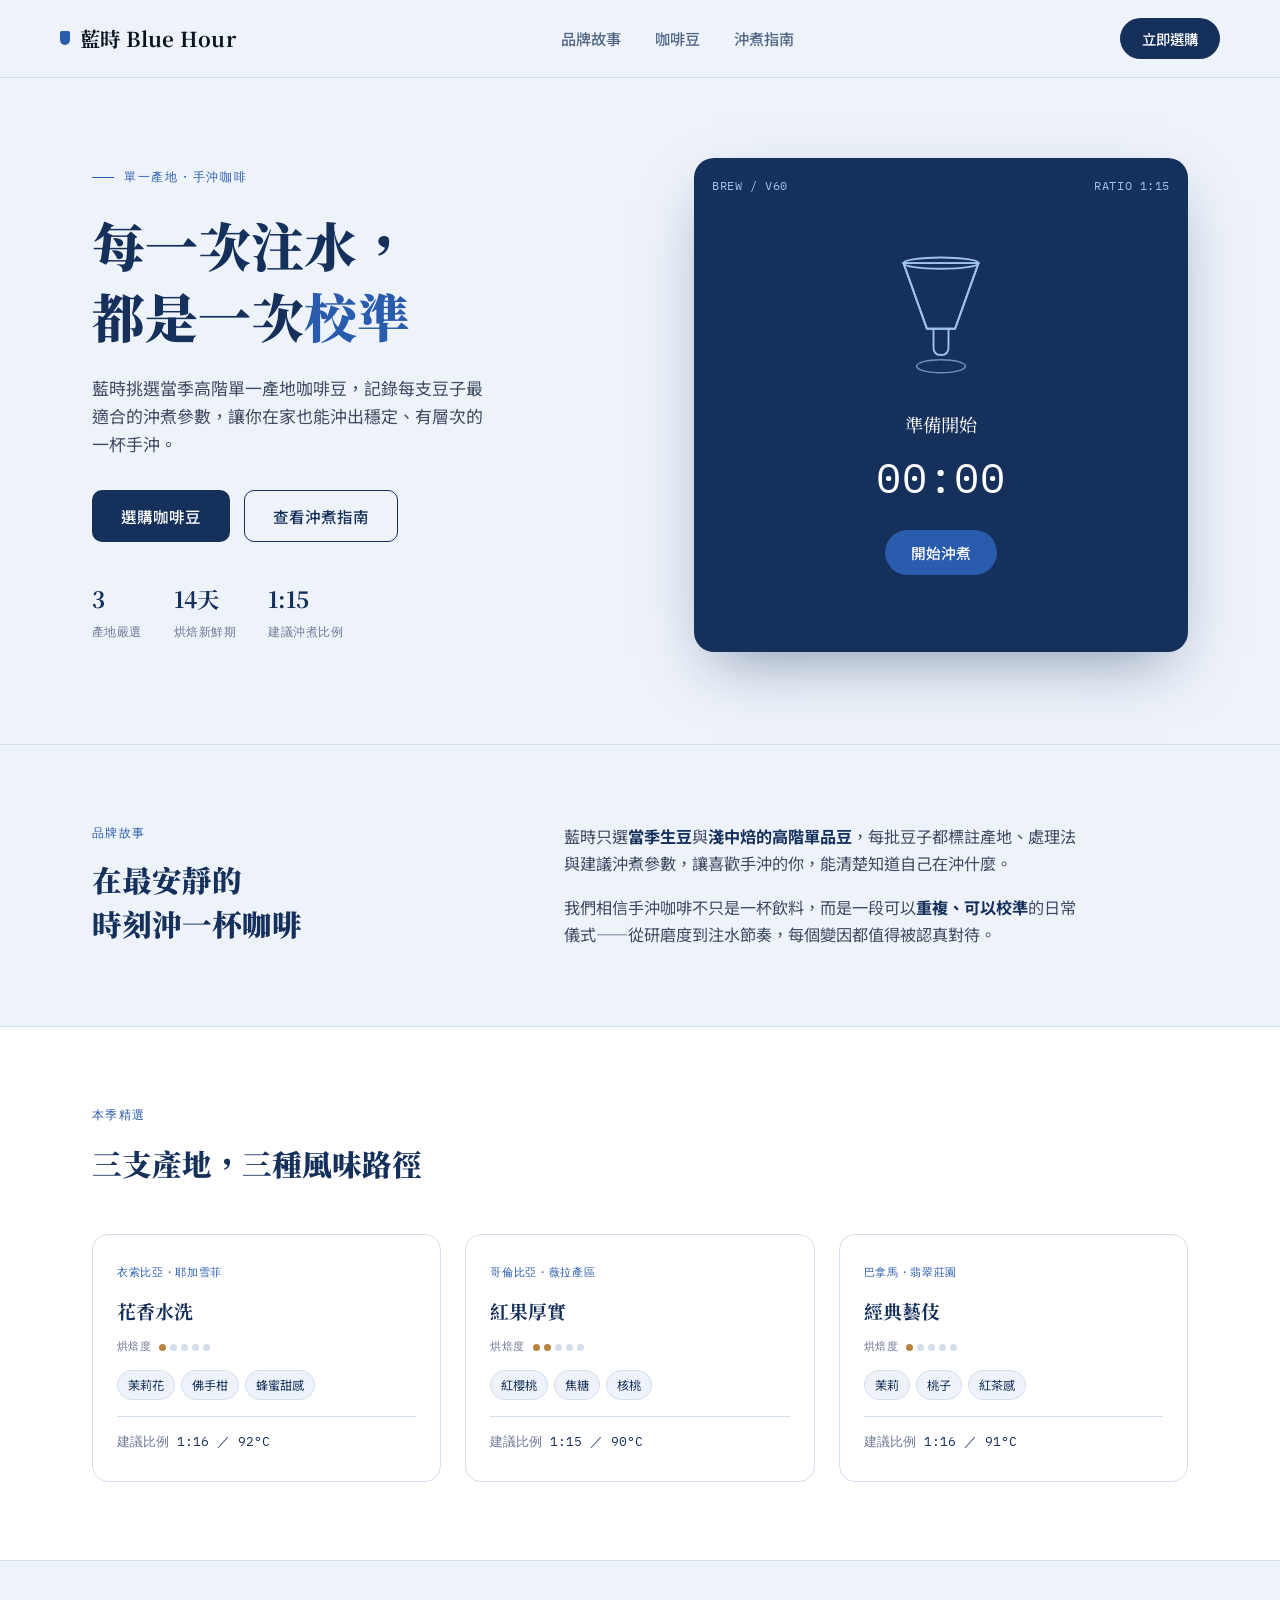
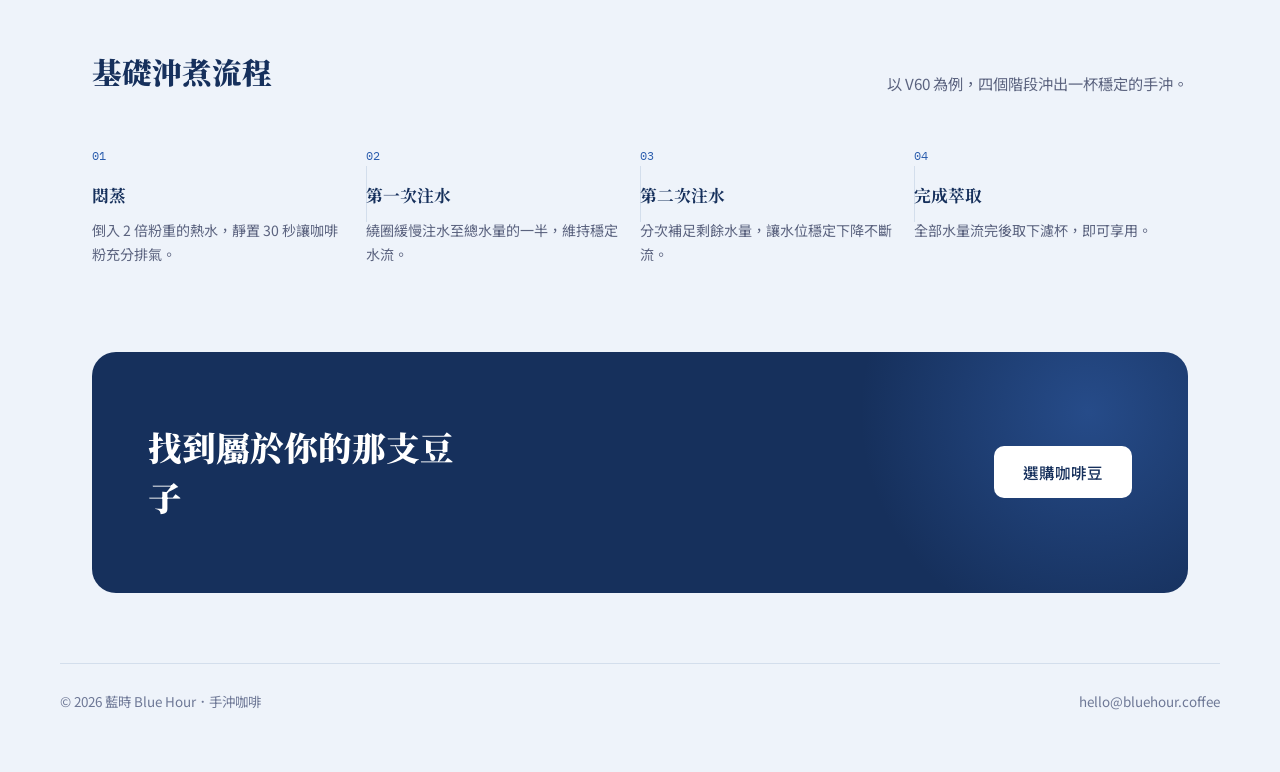
<file: w1/claude.html>
<!DOCTYPE html>
<html lang="zh-Hant">
<head>
<meta charset="UTF-8">
<meta name="viewport" content="width=device-width, initial-scale=1.0">
<title>藍時 Blue Hour｜手沖咖啡</title>
<link rel="preconnect" href="https://fonts.googleapis.com">
<link rel="preconnect" href="https://fonts.gstatic.com" crossorigin>
<link href="https://fonts.googleapis.com/css2?family=Noto+Serif+TC:wght@500;700;900&family=Noto+Sans+TC:wght@400;500;700&family=IBM+Plex+Mono:wght@400;500&display=swap" rel="stylesheet">
<style>
  :root{
    --ink: #0B1220;
    --deep: #16305C;
    --blue: #2A5CAD;
    --blue-bright: #3E74CC;
    --paper: #EEF3FA;
    --mist: #D3DEEC;
    --white: #FFFFFF;
    --roast: #B9843E;

    --display: 'Noto Serif TC', serif;
    --body: 'Noto Sans TC', sans-serif;
    --mono: 'IBM Plex Mono', monospace;
  }

  *{ box-sizing:border-box; margin:0; padding:0; }
  html{ scroll-behavior:smooth; }
  body{
    background: var(--paper);
    color: var(--ink);
    font-family: var(--body);
    line-height:1.65;
    -webkit-font-smoothing:antialiased;
  }
  a{ color:inherit; text-decoration:none; }
  ul{ list-style:none; }
  button{ font-family:inherit; cursor:pointer; }
  :focus-visible{ outline:2px solid var(--blue); outline-offset:3px; border-radius:4px; }

  .wrap{ max-width:1160px; margin:0 auto; padding:0 32px; }

  /* NAV */
  header.site{
    position:sticky; top:0; z-index:50;
    background: rgba(238,243,250,0.88);
    backdrop-filter: blur(10px);
    border-bottom:1px solid var(--mist);
  }
  .nav{ display:flex; align-items:center; justify-content:space-between; padding:18px 0; }
  .logo{ font-family:var(--display); font-weight:700; font-size:1.28rem; letter-spacing:0.02em; display:flex; align-items:center; gap:10px; }
  .logo .mark{ width:10px; height:14px; background:var(--blue); border-radius:2px 2px 6px 6px; }
  .nav-links{ display:flex; gap:34px; font-size:0.95rem; font-weight:500; color:var(--deep); }
  .nav-links a{ opacity:0.72; transition:opacity .15s ease; }
  .nav-links a:hover{ opacity:1; }
  .nav-cta{
    background:var(--deep); color:var(--white);
    padding:10px 22px; border-radius:999px; font-size:0.9rem; font-weight:500;
    border:none; transition:background .15s ease, transform .15s ease;
  }
  .nav-cta:hover{ background:var(--blue); transform:translateY(-1px); }

  /* HERO */
  .hero{ padding:80px 0 92px; }
  .hero-grid{ display:grid; grid-template-columns:1.05fr 0.95fr; gap:56px; align-items:center; }
  .eyebrow{
    font-family:var(--mono); font-size:0.76rem; letter-spacing:0.14em; text-transform:uppercase;
    color:var(--blue); display:flex; align-items:center; gap:10px; margin-bottom:22px;
  }
  .eyebrow::before{ content:""; width:22px; height:1px; background:var(--blue); }
  .hero h1{
    font-family:var(--display); font-weight:900; font-size:clamp(2.1rem,4.2vw,3.3rem);
    line-height:1.35; color:var(--deep); margin-bottom:22px;
  }
  .hero h1 em{ font-style:normal; color:var(--blue); }
  .hero p.lede{ font-size:1.06rem; color:#3F4A63; max-width:44ch; margin-bottom:32px; }
  .hero-actions{ display:flex; gap:14px; flex-wrap:wrap; margin-bottom:38px; }
  .btn-primary, .btn-ghost{
    padding:14px 28px; border-radius:10px; font-size:0.97rem; font-weight:500;
    border:1px solid transparent; transition:all .15s ease; display:inline-flex; align-items:center; gap:8px;
  }
  .btn-primary{ background:var(--deep); color:var(--white); }
  .btn-primary:hover{ background:var(--blue); transform:translateY(-1px); }
  .btn-ghost{ background:transparent; border-color:var(--deep); color:var(--deep); }
  .btn-ghost:hover{ background:var(--deep); color:var(--white); }

  .hero-stats{ display:flex; gap:32px; font-family:var(--mono); }
  .hero-stats div strong{ display:block; font-size:1.4rem; font-family:var(--display); color:var(--deep); }
  .hero-stats div span{ font-size:0.74rem; color:#6E7896; letter-spacing:0.04em; }

  /* SIGNATURE: brew timer */
  .brewer{
    position:relative; background:var(--deep); border-radius:20px;
    aspect-ratio:1/1; overflow:hidden;
    box-shadow:0 24px 60px -20px rgba(22,48,92,0.5);
    display:flex; flex-direction:column; align-items:center; justify-content:center;
    padding: 26px;
  }
  .brewer-hud{
    position:absolute; top:18px; left:18px; right:18px;
    display:flex; justify-content:space-between;
    font-family:var(--mono); font-size:0.72rem; color:#9FC1EE; letter-spacing:0.05em;
  }
  .brewer-stage{
    font-family:var(--display); color:var(--white); font-size:1.15rem;
    margin-top: 6px; margin-bottom: 4px; text-align:center; min-height: 1.6em;
  }
  .brewer-time{
    font-family:var(--mono); font-size:2.6rem; color:var(--white); letter-spacing:0.02em; margin-bottom:18px;
  }
  .dripper-svg{ width:150px; margin-bottom: 18px; }
  .brewer-btn{
    background:var(--blue); color:var(--white); border:none;
    padding:12px 26px; border-radius:999px; font-size:0.92rem; font-weight:500;
    transition:background .15s ease;
  }
  .brewer-btn:hover{ background:var(--blue-bright); }
  .brewer-btn:disabled{ opacity:0.55; cursor:default; }

  /* STORY */
  .story{ padding:78px 0; border-top:1px solid var(--mist); }
  .story-grid{ display:grid; grid-template-columns:0.8fr 1.2fr; gap:56px; }
  .section-label{
    font-family:var(--mono); font-size:0.76rem; letter-spacing:0.12em; text-transform:uppercase;
    color:var(--blue); margin-bottom:14px;
  }
  .story h2{ font-family:var(--display); font-weight:900; font-size:1.85rem; color:var(--deep); line-height:1.5; }
  .story-body p{ font-size:1.01rem; color:#3F4A63; margin-bottom:18px; max-width:58ch; }
  .story-body p:last-child{ margin-bottom:0; }
  .story-body strong{ color:var(--deep); }

  /* BEANS */
  .beans{ padding:78px 0; background:var(--white); border-top:1px solid var(--mist); border-bottom:1px solid var(--mist); }
  .beans-head{ max-width:640px; margin-bottom:46px; }
  .beans-head h2{ font-family:var(--display); font-weight:900; font-size:1.85rem; color:var(--deep); margin-top:10px; }
  .bean-cards{ display:grid; grid-template-columns:repeat(3,1fr); gap:24px; }
  .b-card{
    border:1px solid var(--mist); border-radius:16px; padding:28px 24px;
    transition:border-color .15s ease, transform .15s ease;
  }
  .b-card:hover{ border-color:var(--blue-bright); transform:translateY(-3px); }
  .b-card .origin{ font-family:var(--mono); font-size:0.7rem; color:var(--blue); letter-spacing:0.06em; margin-bottom:14px; }
  .b-card h3{ font-family:var(--display); font-weight:700; font-size:1.18rem; color:var(--deep); margin-bottom:12px; }
  .roast-bar{ display:flex; align-items:center; gap:8px; margin-bottom:14px; }
  .roast-bar .label{ font-family:var(--mono); font-size:0.68rem; color:#6E7896; letter-spacing:0.04em; }
  .roast-dots{ display:flex; gap:4px; }
  .roast-dots span{ width:7px; height:7px; border-radius:50%; background:var(--mist); }
  .roast-dots span.on{ background:var(--roast); }
  .flavor-tags{ display:flex; flex-wrap:wrap; gap:6px; margin-bottom:16px; }
  .flavor-tags span{
    font-size:0.76rem; padding:4px 10px; border-radius:999px;
    background:var(--paper); color:var(--deep); border:1px solid var(--mist);
  }
  .b-card .ratio{ font-family:var(--mono); font-size:0.82rem; color:var(--deep); border-top:1px solid var(--mist); padding-top:14px; }
  .b-card .ratio span{ color:#6E7896; }

  /* GUIDE */
  .guide{ padding:86px 0; }
  .guide-head{ display:flex; justify-content:space-between; align-items:flex-end; margin-bottom:50px; gap:24px; flex-wrap:wrap; }
  .guide-head h2{ font-family:var(--display); font-weight:900; font-size:1.85rem; color:var(--deep); }
  .guide-head p{ max-width:38ch; color:#5B637F; font-size:0.95rem; }
  .steps{ display:grid; grid-template-columns:repeat(4,1fr); position:relative; }
  .step{ position:relative; padding:0 22px 0 0; }
  .step:not(:last-child)::after{
    content:""; position:absolute; top:20px; right:-1px; width:1px; height:56px; background:var(--mist);
  }
  .step .num{ font-family:var(--mono); font-size:0.76rem; color:var(--blue); margin-bottom:16px; display:block; }
  .step h3{ font-family:var(--display); font-weight:700; font-size:1.05rem; color:var(--deep); margin-bottom:10px; }
  .step p{ font-size:0.88rem; color:#5B637F; }

  /* CTA */
  .cta{
    background:var(--deep); color:var(--white); border-radius:24px; margin:0 32px 32px;
    padding:70px 56px; position:relative; overflow:hidden;
  }
  .cta::before{
    content:""; position:absolute; width:460px; height:460px;
    background:radial-gradient(circle, rgba(62,116,204,0.4), transparent 70%);
    top:-170px; right:-130px; border-radius:50%;
  }
  .cta-inner{ position:relative; z-index:2; display:flex; justify-content:space-between; align-items:center; gap:40px; flex-wrap:wrap; }
  .cta h2{ font-family:var(--display); font-weight:900; font-size:clamp(1.5rem,2.8vw,2.1rem); max-width:16ch; line-height:1.5; }
  .cta .btn-primary{ background:var(--white); color:var(--deep); white-space:nowrap; }
  .cta .btn-primary:hover{ background:var(--paper); }

  footer.site{ padding:38px 32px 60px; }
  .footer-grid{
    max-width:1160px; margin:0 auto; display:flex; justify-content:space-between; align-items:center;
    flex-wrap:wrap; gap:16px; font-size:0.84rem; color:#6E7896; border-top:1px solid var(--mist); padding-top:26px;
  }

  @media (prefers-reduced-motion:reduce){ *{ animation-duration:0.001ms !important; transition-duration:0.001ms !important; } }

  @media (max-width:880px){
    .hero-grid{ grid-template-columns:1fr; }
    .brewer{ order:-1; max-width:400px; margin:0 auto 8px; }
    .story-grid{ grid-template-columns:1fr; gap:28px; }
    .bean-cards{ grid-template-columns:1fr; }
    .steps{ grid-template-columns:1fr 1fr; row-gap:32px; }
    .step:nth-child(2)::after{ display:none; }
    .nav-links{ display:none; }
    .cta{ margin:0 16px 16px; padding:46px 28px; }
    .cta-inner{ flex-direction:column; align-items:flex-start; }
  }
  @media (max-width:520px){
    .wrap{ padding:0 20px; }
    .steps{ grid-template-columns:1fr; }
    .step:not(:last-child)::after{ display:none; }
    .hero-stats{ gap:20px; }
  }
</style>
</head>
<body>

<header class="site">
  <nav class="wrap nav">
    <div class="logo"><span class="mark"></span>藍時 Blue Hour</div>
    <ul class="nav-links">
      <li><a href="#story">品牌故事</a></li>
      <li><a href="#beans">咖啡豆</a></li>
      <li><a href="#guide">沖煮指南</a></li>
    </ul>
    <button class="nav-cta">立即選購</button>
  </nav>
</header>

<section class="hero">
  <div class="wrap hero-grid">
    <div>
      <div class="eyebrow">單一產地・手沖咖啡</div>
      <h1>每一次注水，<br>都是一次<em>校準</em></h1>
      <p class="lede">藍時挑選當季高階單一產地咖啡豆，記錄每支豆子最適合的沖煮參數，讓你在家也能沖出穩定、有層次的一杯手沖。</p>
      <div class="hero-actions">
        <button class="btn-primary">選購咖啡豆</button>
        <button class="btn-ghost">查看沖煮指南</button>
      </div>
      <div class="hero-stats">
        <div><strong>3</strong><span>產地嚴選</span></div>
        <div><strong>14天</strong><span>烘焙新鮮期</span></div>
        <div><strong>1:15</strong><span>建議沖煮比例</span></div>
      </div>
    </div>

    <div class="brewer">
      <div class="brewer-hud">
        <span>BREW / V60</span>
        <span id="ratioTag">RATIO 1:15</span>
      </div>
      <svg class="dripper-svg" id="dripperSvg" viewBox="0 0 160 160" xmlns="http://www.w3.org/2000/svg">
        <path d="M40 30 L120 30 L95 100 L65 100 Z" fill="none" stroke="#9FC1EE" stroke-width="2"/>
        <rect id="waterLevel" x="65" y="98" width="30" height="0" fill="#3E74CC" opacity="0.85"/>
        <path d="M40 30 L120 30 L95 100 L65 100 Z" fill="none" stroke="#9FC1EE" stroke-width="2"/>
        <ellipse cx="80" cy="30" rx="40" ry="6" fill="none" stroke="#9FC1EE" stroke-width="2"/>
        <path d="M72 100 L72 120 Q72 128 80 128 Q88 128 88 120 L88 100" fill="none" stroke="#9FC1EE" stroke-width="2"/>
        <ellipse cx="80" cy="140" rx="26" ry="7" fill="none" stroke="#6E92C4" stroke-width="1.6"/>
        <line id="pourLine" x1="80" y1="8" x2="80" y2="30" stroke="#3E74CC" stroke-width="3" opacity="0"/>
      </svg>
      <div class="brewer-stage" id="stageLabel">準備開始</div>
      <div class="brewer-time" id="timeLabel">00:00</div>
      <button class="brewer-btn" id="brewBtn">開始沖煮</button>
    </div>
  </div>
</section>

<section class="story" id="story">
  <div class="wrap story-grid">
    <div>
      <div class="section-label">品牌故事</div>
      <h2>在最安靜的<br>時刻沖一杯咖啡</h2>
    </div>
    <div class="story-body">
      <p>藍時只選<strong>當季生豆</strong>與<strong>淺中焙的高階單品豆</strong>，每批豆子都標註產地、處理法與建議沖煮參數，讓喜歡手沖的你，能清楚知道自己在沖什麼。</p>
      <p>我們相信手沖咖啡不只是一杯飲料，而是一段可以<strong>重複、可以校準</strong>的日常儀式——從研磨度到注水節奏，每個變因都值得被認真對待。</p>
    </div>
  </div>
</section>

<section class="beans" id="beans">
  <div class="wrap">
    <div class="beans-head">
      <div class="section-label">本季精選</div>
      <h2>三支產地，三種風味路徑</h2>
    </div>
    <div class="bean-cards">
      <div class="b-card">
        <div class="origin">衣索比亞・耶加雪菲</div>
        <h3>花香水洗</h3>
        <div class="roast-bar">
          <span class="label">烘焙度</span>
          <div class="roast-dots"><span class="on"></span><span></span><span></span><span></span><span></span></div>
        </div>
        <div class="flavor-tags"><span>茉莉花</span><span>佛手柑</span><span>蜂蜜甜感</span></div>
        <div class="ratio"><span>建議比例</span> 1:16 ／ 92°C</div>
      </div>
      <div class="b-card">
        <div class="origin">哥倫比亞・薇拉產區</div>
        <h3>紅果厚實</h3>
        <div class="roast-bar">
          <span class="label">烘焙度</span>
          <div class="roast-dots"><span class="on"></span><span class="on"></span><span></span><span></span><span></span></div>
        </div>
        <div class="flavor-tags"><span>紅櫻桃</span><span>焦糖</span><span>核桃</span></div>
        <div class="ratio"><span>建議比例</span> 1:15 ／ 90°C</div>
      </div>
      <div class="b-card">
        <div class="origin">巴拿馬・翡翠莊園</div>
        <h3>經典藝伎</h3>
        <div class="roast-bar">
          <span class="label">烘焙度</span>
          <div class="roast-dots"><span class="on"></span><span></span><span></span><span></span><span></span></div>
        </div>
        <div class="flavor-tags"><span>茉莉</span><span>桃子</span><span>紅茶感</span></div>
        <div class="ratio"><span>建議比例</span> 1:16 ／ 91°C</div>
      </div>
    </div>
  </div>
</section>

<section class="guide" id="guide">
  <div class="wrap">
    <div class="guide-head">
      <h2>基礎沖煮流程</h2>
      <p>以 V60 為例，四個階段沖出一杯穩定的手沖。</p>
    </div>
    <div class="steps">
      <div class="step">
        <span class="num">01</span>
        <h3>悶蒸</h3>
        <p>倒入 2 倍粉重的熱水，靜置 30 秒讓咖啡粉充分排氣。</p>
      </div>
      <div class="step">
        <span class="num">02</span>
        <h3>第一次注水</h3>
        <p>繞圈緩慢注水至總水量的一半，維持穩定水流。</p>
      </div>
      <div class="step">
        <span class="num">03</span>
        <h3>第二次注水</h3>
        <p>分次補足剩餘水量，讓水位穩定下降不斷流。</p>
      </div>
      <div class="step">
        <span class="num">04</span>
        <h3>完成萃取</h3>
        <p>全部水量流完後取下濾杯，即可享用。</p>
      </div>
    </div>
  </div>
</section>

<div class="wrap" style="padding:0;">
  <div class="cta">
    <div class="cta-inner">
      <h2>找到屬於你的那支豆子</h2>
      <button class="btn-primary">選購咖啡豆</button>
    </div>
  </div>
</div>

<footer class="site">
  <div class="footer-grid">
    <div>© 2026 藍時 Blue Hour．手沖咖啡</div>
    <div>hello@bluehour.coffee</div>
  </div>
</footer>

<script>
  (function(){
    const btn = document.getElementById('brewBtn');
    const stageLabel = document.getElementById('stageLabel');
    const timeLabel = document.getElementById('timeLabel');
    const waterLevel = document.getElementById('waterLevel');
    const pourLine = document.getElementById('pourLine');

    const stages = [
      { name:'悶蒸中', dur:30, water:8 },
      { name:'第一次注水', dur:60, water:38 },
      { name:'第二次注水', dur:60, water:75 },
      { name:'萃取完成', dur:0, water:75 }
    ];

    let running = false;
    let stageIndex = 0;
    let elapsed = 0;
    let totalElapsed = 0;
    let timer = null;

    function fmt(s){
      const m = Math.floor(s/60).toString().padStart(2,'0');
      const sec = Math.floor(s%60).toString().padStart(2,'0');
      return m+':'+sec;
    }

    function tick(){
      totalElapsed += 1;
      elapsed += 1;
      timeLabel.textContent = fmt(totalElapsed);

      const stage = stages[stageIndex];
      const progress = stage.dur ? Math.min(elapsed/stage.dur, 1) : 1;
      const prevWater = stageIndex === 0 ? 0 : stages[stageIndex-1].water;
      const currentWater = prevWater + (stage.water - prevWater) * progress;
      waterLevel.setAttribute('y', 98 - currentWater*0.55);
      waterLevel.setAttribute('height', currentWater*0.55);

      pourLine.style.opacity = (stageIndex === 1 || stageIndex === 2) ? '0.9' : '0';

      if(stage.dur && elapsed >= stage.dur){
        stageIndex += 1;
        elapsed = 0;
        if(stageIndex >= stages.length - 1){
          stageLabel.textContent = stages[stages.length-1].name;
          pourLine.style.opacity = '0';
          clearInterval(timer);
          running = false;
          btn.disabled = false;
          btn.textContent = '再沖一次';
          return;
        }
        stageLabel.textContent = stages[stageIndex].name;
      }
    }

    btn.addEventListener('click', () => {
      if(running) return;
      running = true;
      stageIndex = 0;
      elapsed = 0;
      totalElapsed = 0;
      waterLevel.setAttribute('y', 98);
      waterLevel.setAttribute('height', 0);
      stageLabel.textContent = stages[0].name;
      timeLabel.textContent = '00:00';
      btn.disabled = true;
      btn.textContent = '沖煮中…';
      timer = setInterval(tick, 1000);
    });
  })();
</script>

</body>
</html>
</file>
<file: pages/assets/css/site.css>
﻿:root{--blue:#b9dce9;--blue-deep:#6da8bd;--cream:#fbf7ed;--paper:#fffdf8;--ink:#34434a;--muted:#78868a;--coral:#e78879;--yellow:#efc968;--mint:#a9cfbf;--line:#e4e0d5;--content:1160px;--sans:system-ui,-apple-system,"Noto Sans TC","Microsoft JhengHei",sans-serif;--round:"Trebuchet MS",var(--sans)}*{box-sizing:border-box}html{scroll-behavior:smooth}body{margin:0;background:var(--paper);color:var(--ink);font:16px/1.75 var(--sans);-webkit-font-smoothing:antialiased}a{color:inherit;text-decoration:none}img{display:block;max-width:100%}.skip-link{position:absolute;top:-5rem;left:1rem;z-index:20;padding:.6rem 1rem;background:var(--ink);color:white}.skip-link:focus{top:1rem}.site-header{position:relative;z-index:5;background:var(--paper);border-bottom:1px solid rgba(52,67,74,.08)}.nav-wrap{max-width:var(--content);height:82px;margin:auto;padding:0 28px;display:flex;align-items:center;justify-content:space-between}.brand{display:flex;align-items:center;gap:10px;color:#496b78;font:700 21px/1 var(--round);letter-spacing:.02em}.brand-mark{display:grid;place-items:center;width:37px;height:37px;border-radius:50%;background:var(--blue);color:#fff;font-size:23px}.brand small{display:block;margin-top:6px;color:var(--muted);font:8px/1 var(--sans);letter-spacing:.16em}.primary-nav{display:flex;gap:36px;align-items:center}.primary-nav a{position:relative;padding:10px 0;color:#626f70;font-size:14px}.primary-nav a:hover,.primary-nav a[aria-current=page]{color:#4a8396;font-weight:700}.primary-nav a[aria-current=page]:after{position:absolute;right:0;bottom:1px;left:0;height:3px;border-radius:3px;background:var(--coral);content:""}.menu-toggle{display:none}.hero{position:relative;max-width:var(--content);min-height:535px;margin:auto;padding:68px 28px 78px;display:grid;grid-template-columns:1fr 1fr;align-items:center;gap:30px}.hero-copy{position:relative;z-index:1;padding-left:5%}.eyebrow{margin:0 0 14px;color:#6b9aaa;font-size:10px;font-weight:750;letter-spacing:.19em}.hero h1,.page-hero h1{margin:0;color:#446c7a;font:750 clamp(41px,5.2vw,65px)/1.34 var(--round);letter-spacing:.015em}.hero-lead{margin:18px 0 29px;color:#6e7d7e;font-size:16px}.button-row{display:flex;align-items:center;gap:24px}.button{display:inline-flex;min-height:47px;align-items:center;justify-content:center;gap:17px;padding:0 21px;border-radius:999px;font-size:13px;font-weight:650;transition:transform .2s,background .2s}.button:hover{transform:translateY(-2px)}.button-primary{background:#72aec2;color:white}.button-primary:hover{background:#538fa4}.text-link,.arrow-link{color:#578da0;font-size:13px;font-weight:700}.text-link span,.arrow-link span{padding-left:7px}.hero-art{position:relative;min-height:365px;display:grid;place-items:center}.hero-art img{width:min(100%,540px);filter:drop-shadow(0 17px 18px rgba(69,94,98,.11))}.art-note{position:absolute;right:1%;bottom:7%;color:#6394a2;font-size:13px;font-weight:650;line-height:1.7;transform:rotate(-6deg)}.hero-index{position:absolute;bottom:23px;left:28px;color:#a1aaa6;font-size:9px;letter-spacing:.18em}.section-shell{max-width:var(--content);margin:auto;padding-right:28px;padding-left:28px}.intro{padding-top:84px;padding-bottom:91px;border-top:1px solid var(--line);display:grid;grid-template-columns:.65fr 1.1fr 1fr;gap:35px}.section-label{color:#97a5a2;font-size:9px;font-weight:750;letter-spacing:.17em}.intro .section-label{padding-top:10px}.intro h2,.section-heading h2,.story h2,.space-copy h2,.contact-intro h2{margin:0;color:#496f7c;font:700 clamp(29px,3.4vw,41px)/1.45 var(--round)}.intro h2 em,.section-heading h2 em,.story h2 em,.space-copy h2 em,.contact-intro h2 em{color:#df897a;font-style:normal}.intro-copy{align-self:end}.intro-copy p,.story-copy>p:not(.eyebrow),.space-copy>p:not(.eyebrow),.contact-intro>p:not(.eyebrow){color:#717e7e;font-size:14px;line-height:2}.arrow-link{display:inline-block;margin-top:11px}.features{max-width:none;padding-top:67px;padding-bottom:91px;background:#edf6f7}.features>.section-heading,.features>.feature-grid{max-width:var(--content);margin-right:auto;margin-left:auto}.section-heading{display:flex;justify-content:space-between;align-items:end;gap:20px}.section-heading>.section-label{padding-bottom:8px}.feature-grid{display:grid;grid-template-columns:repeat(3,1fr);gap:17px;margin-top:39px!important}.feature-card{position:relative;min-height:205px;padding:26px 27px;border:1px solid #f0ede4;border-radius:12px;background:var(--paper)}.feature-number{position:absolute;top:20px;right:22px;color:#a8b5b2;font-size:10px;letter-spacing:.1em}.feature-icon{display:block;color:#df897a;font-size:29px;line-height:1}.feature-card h3,.values-grid h3{margin:18px 0 6px;color:#4d7885;font:700 20px var(--round)}.feature-card p,.values-grid p{margin:0;color:#788484;font-size:13px}.closing-banner{position:relative;overflow:hidden;max-width:var(--content);min-height:255px;margin:83px auto;padding:44px 8%;display:flex;align-items:center;justify-content:space-between;border-radius:18px;background:#75adbf;color:white}.closing-banner .eyebrow{color:#eaf4f3}.closing-banner h2{position:relative;z-index:1;margin:0;font:700 31px/1.5 var(--round)}.button-outline{position:relative;z-index:1;border:1px solid rgba(255,255,255,.8);color:white}.button-outline:hover{background:rgba(255,255,255,.14)}.banner-sparkle{position:absolute;right:17%;bottom:-124px;color:rgba(255,255,255,.17);font-size:300px}.site-footer{padding:35px max(28px,calc((100% - var(--content))/2)) 17px;background:var(--cream)}.footer-main{display:flex;align-items:center;justify-content:space-between;gap:20px;padding-bottom:27px}.brand-footer{font-size:17px}.footer-main>p{color:#788686;font-size:13px}.footer-main nav{display:flex;gap:23px;color:#647575;font-size:12px}.footer-main nav a:hover{color:#4f8ba0}.footer-bottom{display:flex;justify-content:space-between;border-top:1px solid var(--line);padding-top:12px;color:#9aa49f;font-size:9px;letter-spacing:.12em}.page-hero{position:relative;overflow:hidden;min-height:280px;padding:66px 24px 59px;text-align:center;background:#edf6f7}.page-hero h1{font-size:clamp(41px,5.5vw,58px)}.page-hero>p:not(.eyebrow){margin:11px 0 0;color:#718282;font-size:14px}.page-hero-mark{position:absolute;right:calc(50% - 325px);bottom:-70px;color:rgba(109,168,189,.14);font-size:220px}.story{padding-top:87px;padding-bottom:96px;display:grid;grid-template-columns:.65fr 1.1fr 1fr;gap:33px;align-items:start}.story>.section-label,.space-section>.section-label{padding-top:9px}.story-copy h2,.space-copy h2{font-size:34px}.story-copy>p:not(.eyebrow){margin:20px 0 0}.story-image{margin:7px 0 0}.story-image img{width:100%;border-radius:13px;background:#edf6f7}.story-image figcaption{margin-top:8px;color:#929e99;font-size:10px}.values-section{padding:70px 0 83px;background:var(--cream)}.values-grid{display:grid;grid-template-columns:repeat(3,1fr);gap:34px;margin-top:39px}.values-grid article{padding-top:17px;border-top:2px solid #d9e3df}.values-grid article>span{color:#78a5ae;font-size:10px;letter-spacing:.12em}.values-grid h3{margin-top:14px}.space-section{padding-top:86px;padding-bottom:93px;display:grid;grid-template-columns:.65fr 2.1fr;gap:34px}.space-copy{max-width:650px}.space-copy>p:not(.eyebrow){max-width:600px;margin:17px 0}.space-copy .note-text{color:#929d98;font-size:12px}.contact-layout{padding-top:82px;padding-bottom:95px;display:grid;grid-template-columns:.85fr 1.15fr;gap:78px}.contact-intro>.section-label{margin-bottom:40px}.contact-intro h2{font-size:38px}.contact-intro>p:not(.eyebrow){max-width:370px;margin-top:18px}.contact-stamp{width:108px;height:108px;margin-top:28px;padding-top:14px;border:1px solid #c8dfe5;border-radius:50%;color:#7299a1;text-align:center;font-size:9px;line-height:1.5;letter-spacing:.1em;transform:rotate(-8deg)}.contact-stamp span{display:block;font-size:23px}.contact-details{padding-top:27px}.contact-details article{display:grid;grid-template-columns:38px 1fr auto;align-items:center;gap:14px;padding:17px 0;border-bottom:1px solid var(--line)}.contact-details article:first-child{border-top:1px solid var(--line)}.detail-icon{display:grid;place-items:center;width:34px;height:34px;border-radius:50%;background:#edf6f7;color:#6b9eae;font-size:16px}.contact-details h3{margin:0;color:#547c87;font-size:15px}.contact-details p{margin:2px 0 0;color:#6d7b7b;font-size:13px}.contact-details .pending{color:#9aa49e}.detail-status{color:#a2aaa4;font-size:10px}.visit-note{padding:49px 0;background:#edf6f7;text-align:center}.visit-note h2{margin:0;color:#4d7785;font:700 27px/1.5 var(--round)}.visit-note>div>p:last-child{margin:13px auto 0;color:#768383;font-size:12px}
@media(max-width:760px){.nav-wrap{height:70px;padding:0 19px}.menu-toggle{width:42px;height:42px;padding:11px;border:1px solid #d9e6e5;border-radius:50%;background:transparent;display:flex;flex-direction:column;justify-content:center;gap:5px}.menu-toggle span{width:18px;height:1px;background:#507988;transition:transform .2s,opacity .2s}.menu-toggle[aria-expanded=true] span:first-child{transform:translateY(6px) rotate(45deg)}.menu-toggle[aria-expanded=true] span:nth-child(2){opacity:0}.menu-toggle[aria-expanded=true] span:last-child{transform:translateY(-6px) rotate(-45deg)}.primary-nav{position:absolute;top:69px;right:0;left:0;display:none;flex-direction:column;align-items:stretch;gap:0;padding:8px 20px 15px;background:var(--paper);border-bottom:1px solid var(--line);box-shadow:0 10px 19px rgba(57,84,86,.08)}.primary-nav.is-open{display:flex}.primary-nav a{padding:11px 8px;border-bottom:1px solid rgba(228,224,213,.8)}.primary-nav a:last-child{border:0}.primary-nav a[aria-current=page]:after{right:auto;bottom:8px;left:0;width:3px;height:21px}.hero{min-height:auto;padding:53px 22px 57px;grid-template-columns:1fr;gap:0}.hero-copy{padding:0}.hero h1{font-size:clamp(39px,10.5vw,56px)}.hero-lead{font-size:14px}.hero-art{min-height:245px;margin-top:6px}.hero-art img{width:min(100%,410px)}.art-note{right:2%;bottom:0;font-size:11px}.hero-index{bottom:16px;left:22px}.section-shell{padding-right:22px;padding-left:22px}.intro{padding-top:55px;padding-bottom:62px;grid-template-columns:1fr;gap:12px}.intro .section-label{padding:0}.intro h2,.section-heading h2{font-size:32px}.intro-copy{max-width:500px}.features{padding-top:54px;padding-bottom:63px}.section-heading{align-items:start}.section-heading>.section-label{max-width:95px;text-align:right;line-height:1.6}.feature-grid{grid-template-columns:1fr;gap:10px;margin-top:27px!important}.feature-card{min-height:0;padding:19px 21px 21px}.feature-card h3{margin-top:11px}.closing-banner{min-height:224px;margin:53px 14px;padding:30px 23px;align-items:flex-start;flex-direction:column;gap:20px;border-radius:14px}.closing-banner h2{font-size:27px}.banner-sparkle{right:-14px;bottom:-105px;font-size:235px}.site-footer{padding:27px 20px 14px}.footer-main{align-items:flex-start;flex-wrap:wrap;padding-bottom:21px}.footer-main>p{width:100%;order:3;margin:0}.footer-main nav{width:100%;order:4;gap:19px}.footer-bottom{font-size:8px}.page-hero{min-height:235px;padding:53px 18px 46px}.page-hero>p:not(.eyebrow){max-width:300px;margin:10px auto 0}.page-hero-mark{right:calc(50% - 190px);font-size:165px}.story{padding-top:55px;padding-bottom:64px;grid-template-columns:1fr;gap:19px}.story>.section-label,.space-section>.section-label{padding:0}.story-copy h2,.space-copy h2{font-size:30px}.story-copy>p:not(.eyebrow){margin-top:14px}.story-image{max-width:500px;margin:2px 0 0}.values-section{padding:53px 0 60px}.values-grid{grid-template-columns:1fr;gap:20px;margin-top:27px}.values-grid article{padding-top:13px}.values-grid h3{margin:10px 0 4px}.space-section{padding-top:57px;padding-bottom:63px;grid-template-columns:1fr;gap:17px}.contact-layout{padding-top:54px;padding-bottom:61px;grid-template-columns:1fr;gap:25px}.contact-intro>.section-label{margin-bottom:25px}.contact-intro h2{font-size:34px}.contact-stamp{display:none}.contact-details{padding-top:0}.contact-details article{grid-template-columns:35px 1fr;gap:10px;padding:14px 0}.detail-status{grid-column:2;margin-top:-4px}.visit-note{padding:39px 18px}.visit-note h2{font-size:24px}}@media(prefers-reduced-motion:reduce){html{scroll-behavior:auto}*,*:before,*:after{transition:none!important}}
</file>
